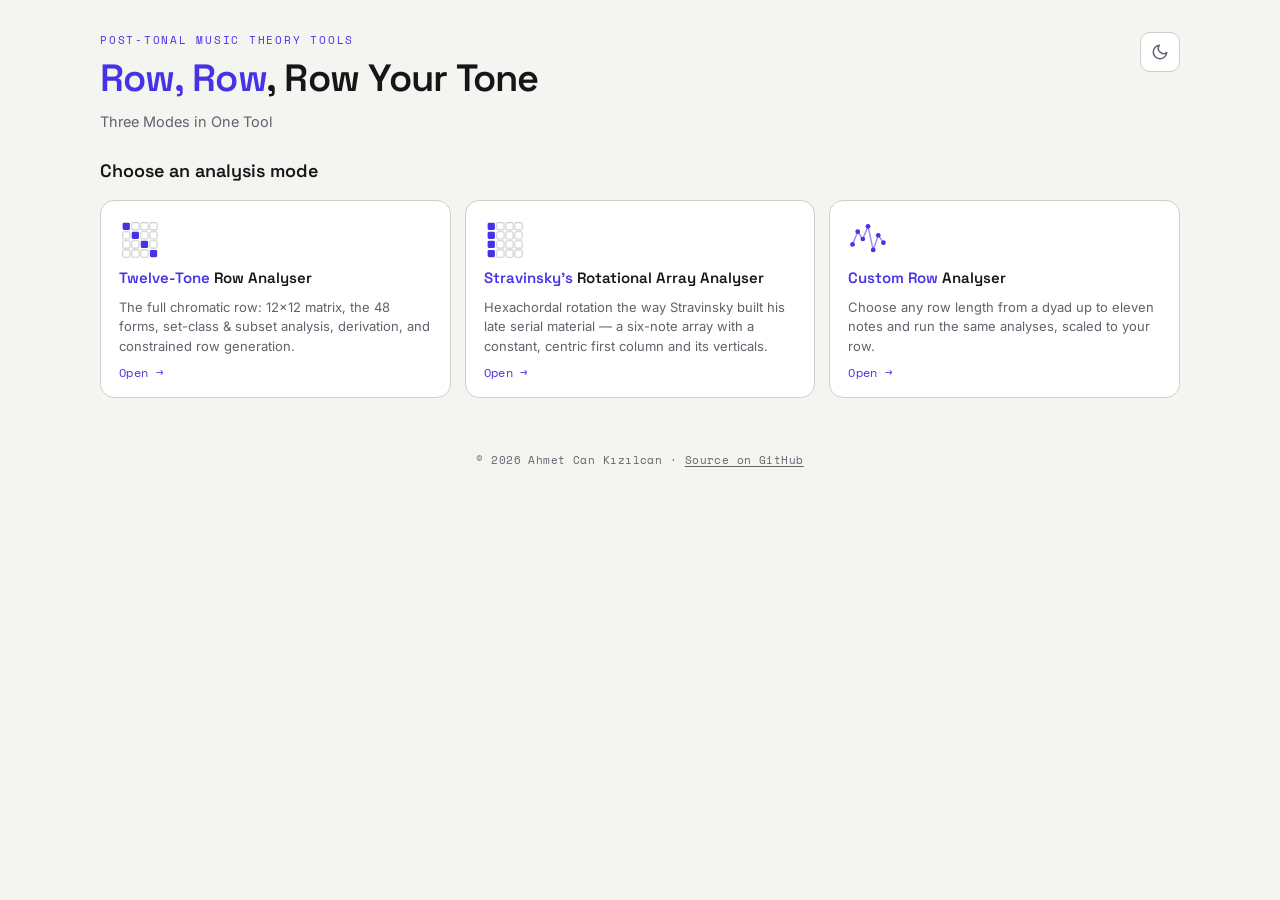
<file: index.html>
<!DOCTYPE html>
<!--
  Row, Row, Row Your Tone — Twelve-Tone & Post-Tonal Analysis Tool
  Required Notice: Copyright © 2026 Ahmet Can Kızılcan, Istanbul Technical University

  Licensed under the PolyForm Noncommercial License 1.0.0
  https://polyformproject.org/licenses/noncommercial/1.0.0

  Use, copy, modify, and share for NONCOMMERCIAL purposes, keeping the Required
  Notice above. Commercial use is NOT granted by this license; for commercial
  licensing contact the copyright holder. Full terms: see the accompanying LICENSE file.
-->
<html lang="en"><head>
<meta http-equiv="content-type" content="text/html; charset=UTF-8">
<meta charset="UTF-8">
<meta name="viewport" content="width=device-width, initial-scale=1.0, viewport-fit=cover">
<title>Row, Row, Row Your Tone</title>
<link rel="preconnect" href="https://fonts.googleapis.com/">
<link rel="preconnect" href="https://fonts.gstatic.com/" crossorigin="">
<link href="https://fonts.googleapis.com/css2?family=Inter:wght@400;500;600;700&family=Space+Grotesk:wght@400;500;600;700&family=Space+Mono:wght@400;700&display=swap" rel="stylesheet">
<link rel="stylesheet" href="styles.css">
<script>
(function(){
  var KEY='rrrt-theme', root=document.documentElement;
  function apply(t){ root.setAttribute('data-theme', t); }
  function preferred(){
    try{ var s=localStorage.getItem(KEY); if(s==='dark'||s==='light') return s; }catch(e){}
    return 'light';            /* no saved choice -> start in light; the toggle + localStorage remember any change */
  }
  apply(preferred());            /* set before first paint — no flash */
  function wire(){
    var btn=document.getElementById('theme-toggle'); if(!btn) return;
    function sync(){
      var dark = root.getAttribute('data-theme')==='dark';
      btn.setAttribute('aria-label', dark?'Switch to light mode':'Switch to dark mode');
      btn.setAttribute('aria-pressed', dark?'true':'false');
      btn.title = dark?'Light mode':'Dark mode';
    }
    sync();
    btn.addEventListener('click', function(){
      var next = root.getAttribute('data-theme')==='dark' ? 'light' : 'dark';
      apply(next); try{ localStorage.setItem(KEY, next); }catch(e){} sync();
    });
  }
  if(document.readyState==='loading') document.addEventListener('DOMContentLoaded', wire); else wire();
})();
</script>
</head>
<body class="no-export">
<div class="wrap">
  <header>
    <button type="button" id="theme-toggle" class="theme-toggle" aria-label="Switch to dark mode" title="Dark mode">
      <svg class="ic-moon" viewBox="0 0 24 24" fill="none" stroke="currentColor" stroke-width="2" stroke-linecap="round" stroke-linejoin="round" aria-hidden="true"><path d="M21 12.79A9 9 0 1 1 11.21 3 7 7 0 0 0 21 12.79z"/></svg>
      <svg class="ic-sun" viewBox="0 0 24 24" fill="none" stroke="currentColor" stroke-width="2" stroke-linecap="round" stroke-linejoin="round" aria-hidden="true"><circle cx="12" cy="12" r="4.2"/><path d="M12 2v2.4M12 19.6V22M4.2 4.2l1.7 1.7M18.1 18.1l1.7 1.7M2 12h2.4M19.6 12H22M4.2 19.8l1.7-1.7M18.1 5.9l1.7-1.7"/></svg>
    </button>
    <p class="eyebrow">Post-Tonal Music Theory Tools</p>
    <h1 id="app-h1"><span class="tt">Row, Row</span>, Row Your Tone</h1>
    <button type="button" id="lede-toggle" class="lede-toggle" aria-expanded="false">How this works <span class="lt-caret">⌄</span></button>
    <div class="head-row">
      <p class="lede">Three Modes in One Tool</p>
      <button class="btn-sm export-open-btn" id="export-open" type="button" aria-haspopup="dialog">Cite &amp; export</button>
      <div class="export-backdrop" id="export-backdrop"></div>
      <div class="export-cluster disabled" id="export-cluster" role="dialog" aria-modal="true" aria-labelledby="exp-title">
        <button class="export-close-btn" id="export-close" type="button" aria-label="Close">×</button>
        <h3 class="exp-title" id="exp-title">Cite &amp; export</h3>
        <div class="exp-controls">
          <select class="exp-select" id="exp-target" aria-label="What to export" disabled="disabled">
            <option value="matrix" selected="selected">Matrix</option>
            <option value="analysis">Analysis</option>
            <option value="full">Full report</option>
          </select>
          <select class="exp-select" id="exp-fmt" aria-label="Export format" disabled="disabled">
            <option value="txt" selected="selected">.txt</option><option value="csv">.csv</option>
            <option value="png">.png</option>
            <option value="pdf">.pdf</option>
          </select>
          <div class="exp-cell copy">
            <button class="btn-sm" id="exp-copy" disabled="disabled">Copy to clipboard</button>
            <div class="exp-note" id="exp-note"></div>
          </div>
          <button class="btn-sm primary" id="exp-run" disabled="disabled" title="">Export</button>
          
          <select class="exp-select" id="cite-fmt" aria-label="Citation format">
            <option value="" selected="selected">Cite this tool as…</option>
            <option value="apa">APA (7th ed.)</option>
            <option value="mla">MLA (9th ed.)</option>
            <option value="chicago-b">Chicago (bibliography)</option>
            <option value="chicago-ad">Chicago (author–date)</option>
            <option value="harvard">Harvard</option>
            <option value="ieee">IEEE</option>
            <option value="bibtex">BibTeX</option>
          </select>
          <button class="btn-sm" id="cite-preview">Preview citation</button>
          <div class="exp-warn" id="exp-warn">Please select a citation format to export</div>
        </div>
      </div>
    </div>
  </header>

  <!-- ===== MODE GATE ===== -->
  <div id="mode-gate">
    <div class="gate-intro">
      <h2 class="gate-h">Choose an analysis mode</h2>
    </div>
    <div class="mode-cards">
      <button class="mode-card" id="mode-twelve" type="button">
        <svg class="mc-ic" viewBox="0 0 44 44" aria-hidden="true"><rect x="4" y="4" width="8" height="8" rx="1.6" class="f"/><rect x="14" y="4" width="8" height="8" rx="1.6" class="o"/><rect x="24" y="4" width="8" height="8" rx="1.6" class="o"/><rect x="34" y="4" width="8" height="8" rx="1.6" class="o"/><rect x="4" y="14" width="8" height="8" rx="1.6" class="o"/><rect x="14" y="14" width="8" height="8" rx="1.6" class="f"/><rect x="24" y="14" width="8" height="8" rx="1.6" class="o"/><rect x="34" y="14" width="8" height="8" rx="1.6" class="o"/><rect x="4" y="24" width="8" height="8" rx="1.6" class="o"/><rect x="14" y="24" width="8" height="8" rx="1.6" class="o"/><rect x="24" y="24" width="8" height="8" rx="1.6" class="f"/><rect x="34" y="24" width="8" height="8" rx="1.6" class="o"/><rect x="4" y="34" width="8" height="8" rx="1.6" class="o"/><rect x="14" y="34" width="8" height="8" rx="1.6" class="o"/><rect x="24" y="34" width="8" height="8" rx="1.6" class="o"/><rect x="34" y="34" width="8" height="8" rx="1.6" class="f"/></svg>
        <span class="mc-title"><span class="tt">Twelve-Tone</span> Row Analyser</span>
        <span class="mc-desc">The full chromatic row: 12×12 matrix, the 48 forms, set-class &amp; subset analysis, derivation, and constrained row generation.</span>
        <span class="mc-go">Open →</span>
      </button>
      <button class="mode-card" id="mode-stravinsky" type="button">
        <svg class="mc-ic" viewBox="0 0 44 44" aria-hidden="true"><rect x="4" y="4" width="8" height="8" rx="1.6" class="f"/><rect x="14" y="4" width="8" height="8" rx="1.6" class="o"/><rect x="24" y="4" width="8" height="8" rx="1.6" class="o"/><rect x="34" y="4" width="8" height="8" rx="1.6" class="o"/><rect x="4" y="14" width="8" height="8" rx="1.6" class="f"/><rect x="14" y="14" width="8" height="8" rx="1.6" class="o"/><rect x="24" y="14" width="8" height="8" rx="1.6" class="o"/><rect x="34" y="14" width="8" height="8" rx="1.6" class="o"/><rect x="4" y="24" width="8" height="8" rx="1.6" class="f"/><rect x="14" y="24" width="8" height="8" rx="1.6" class="o"/><rect x="24" y="24" width="8" height="8" rx="1.6" class="o"/><rect x="34" y="24" width="8" height="8" rx="1.6" class="o"/><rect x="4" y="34" width="8" height="8" rx="1.6" class="f"/><rect x="14" y="34" width="8" height="8" rx="1.6" class="o"/><rect x="24" y="34" width="8" height="8" rx="1.6" class="o"/><rect x="34" y="34" width="8" height="8" rx="1.6" class="o"/></svg>
        <span class="mc-title"><span class="tt">Stravinsky’s</span> Rotational Array Analyser</span>
        <span class="mc-desc">Hexachordal rotation the way Stravinsky 
built his late serial material — a six-note array with a constant, 
centric first column and its verticals.</span>
        <span class="mc-go">Open →</span>
      </button>
      <button class="mode-card" id="mode-custom" type="button">
        <svg class="mc-ic" viewBox="0 0 44 44" aria-hidden="true"><polyline class="l" points="5.0,28 10.7,14 16.3,22 22.0,8 27.7,34 33.3,18 39.0,26"/><circle cx="5.0" cy="28" r="2.6" class="f"/><circle cx="10.7" cy="14" r="2.6" class="f"/><circle cx="16.3" cy="22" r="2.6" class="f"/><circle cx="22.0" cy="8" r="2.6" class="f"/><circle cx="27.7" cy="34" r="2.6" class="f"/><circle cx="33.3" cy="18" r="2.6" class="f"/><circle cx="39.0" cy="26" r="2.6" class="f"/></svg>
        <span class="mc-title"><span class="tt">Custom Row</span> Analyser</span>
        <span class="mc-desc">Choose any row length from a dyad up to eleven notes and run the same analyses, scaled to your row.</span>
        <span class="mc-go">Open →</span>
      </button>
    </div>
  </div>

  <!-- ===== MODE BAR ===== -->
  <div id="mode-bar" hidden="">
    <span class="mb-label">Mode</span>
    <span class="mb-name" id="mb-name"></span>
    <button class="mb-change" id="share-link" type="button" disabled="disabled" title="Copy a link that reopens this row">Copy link</button>
    <button class="mb-change" id="share-qr" type="button" disabled="disabled" title="Show a QR code that opens this row">QR</button>
    <button class="mb-change" id="mode-change" type="button">↺&nbsp; Switch mode</button>
  </div>

  <div id="workspace" hidden="">
  <nav class="jump" id="jump" hidden aria-label="Jump to a section"></nav>
  <div class="custom-len card" id="custom-len">
    <label class="cap">Row length</label>
    <div class="cl-btns" id="cl-btns"></div>
    <span class="cl-note">Choose how many notes your row has — a dyad (2) up to eleven. This sets the size of the matrix; everything is analysed with the same tools, scaled to your row.</span>
  </div>
  <div class="path-switch" id="path-switch" hidden=""><div class="seg" role="group" aria-label="Build a row by input or generation"><button type="button" id="path-input-btn" aria-pressed="true">Input a row</button><button type="button" id="path-gen-btn" aria-pressed="false">Generate a row</button></div></div>
  <div class="card" id="input-card">
    <div class="toggles">
      <div class="field">
        <label class="cap" id="inmode-lbl">Enter with</label>
        <div class="seg" role="group" aria-labelledby="inmode-lbl">
          <button type="button" id="in-notes" aria-pressed="true">Notes</button>
          <button type="button" id="in-int" aria-pressed="false">Integers</button>
        </div>
      </div>
      <div class="field lk">
        <label class="cap" id="spell-lbl">Matrix spelling</label>
        <div class="seg locked" id="seg-spell" role="group" aria-labelledby="spell-lbl">
          <button type="button" id="sp-sharp" aria-pressed="true" disabled="disabled">♯ Sharps</button>
          <button type="button" id="sp-flat" aria-pressed="false" disabled="disabled">♭ Flats</button>
        </div>
      </div>
      <div class="field lk">
        <label class="cap" id="dispmode-lbl">Display</label>
        <div class="seg locked" id="seg-disp" role="group" aria-labelledby="dispmode-lbl">
          <button type="button" id="dp-notes" aria-pressed="true" disabled="disabled">Notes</button>
          <button type="button" id="dp-int" aria-pressed="false" disabled="disabled">Integers</button>
        </div>
      </div>
    </div>

    <div id="entry-area">
    <div class="palette pal-notes" id="palette" role="group" aria-label="Pitch palette"><button class="key">C</button><div class="pair"><svg class="pair-link" viewBox="0 0 100 12" preserveAspectRatio="none" aria-hidden="true"><polyline points="25,11 50,2 75,11" fill="none" stroke="currentColor" stroke-width="1.4" stroke-linejoin="round" stroke-linecap="round" vector-effect="non-scaling-stroke"></polyline></svg><div class="pair-keys"><button class="key">C♯</button><button class="key">D♭</button></div></div><button class="key">D</button><div class="pair"><svg class="pair-link" viewBox="0 0 100 12" preserveAspectRatio="none" aria-hidden="true"><polyline points="25,11 50,2 75,11" fill="none" stroke="currentColor" stroke-width="1.4" stroke-linejoin="round" stroke-linecap="round" vector-effect="non-scaling-stroke"></polyline></svg><div class="pair-keys"><button class="key">D♯</button><button class="key">E♭</button></div></div><button class="key">E</button><button class="key">F</button><div class="pair"><svg class="pair-link" viewBox="0 0 100 12" preserveAspectRatio="none" aria-hidden="true"><polyline points="25,11 50,2 75,11" fill="none" stroke="currentColor" stroke-width="1.4" stroke-linejoin="round" stroke-linecap="round" vector-effect="non-scaling-stroke"></polyline></svg><div class="pair-keys"><button class="key">F♯</button><button class="key">G♭</button></div></div><button class="key">G</button><div class="pair"><svg class="pair-link" viewBox="0 0 100 12" preserveAspectRatio="none" aria-hidden="true"><polyline points="25,11 50,2 75,11" fill="none" stroke="currentColor" stroke-width="1.4" stroke-linejoin="round" stroke-linecap="round" vector-effect="non-scaling-stroke"></polyline></svg><div class="pair-keys"><button class="key">G♯</button><button class="key">A♭</button></div></div><button class="key">A</button><div class="pair"><svg class="pair-link" viewBox="0 0 100 12" preserveAspectRatio="none" aria-hidden="true"><polyline points="25,11 50,2 75,11" fill="none" stroke="currentColor" stroke-width="1.4" stroke-linejoin="round" stroke-linecap="round" vector-effect="non-scaling-stroke"></polyline></svg><div class="pair-keys"><button class="key">A♯</button><button class="key">B♭</button></div></div><button class="key">B</button></div>

    <div class="play-row-wrap"><button class="play-btn" id="play-row" type="button" hidden="hidden" title="Play the row — or click a matrix cell, a row form, or an array row / vertical to hear it">▶ Play</button><label class="tempo" id="tempo-wrap" hidden="hidden" title="Playback tempo (beats per minute)"><span class="tp-lbl">Tempo</span><input type="range" id="tempo" min="60" max="200" step="4" value="128" aria-label="Playback tempo, beats per minute"><output id="tempo-val" for="tempo">128</output></label><button class="btn-sm rowinfo-btn" id="rowinfo-open" type="button" hidden="hidden" title="Show this row’s identity — P-form, notes, integers, P0">Input row</button></div>
    <div class="slots-row">
      <div class="slots" id="slots" aria-label="Row being built"><div class="slot next">?</div><div class="slot"></div><div class="slot"></div><div class="slot"></div><div class="slot"></div><div class="slot"></div><div class="slot"></div><div class="slot"></div><div class="slot"></div><div class="slot"></div><div class="slot"></div><div class="slot"></div></div>
      <span class="slot-count" id="slot-count">0 / 12</span>
      <div class="action-stack">
        <div class="ex-row">
          <select class="strav-ex-sel" id="ex-12" aria-label="Load an example twelve-tone row">
          <option value="" selected="selected" disabled="disabled">Load example…</option>
          <optgroup label="Classic rows" id="ex-12-grp"></optgroup>
        </select>
          <select class="strav-ex-sel" id="strav-ex" aria-label="Load a Stravinsky array or a set-class hexachord">
          <option value="" selected="selected" disabled="disabled">Load example…</option>
          <optgroup label="Stravinsky's arrays">
            <option value="sermon">A Sermon… — I-hexachord</option>
            <option value="requiem">Requiem Canticles — P1a hexachord</option>
          </optgroup>
          <optgroup label="Set-class types">
            <option value="6-1">Chromatic (6-1)</option>
            <option value="6-20">Hexatonic / all-comb. (6-20)</option>
            <option value="6-32">Diatonic (6-32)</option>
            <option value="6-35">Whole-tone (6-35)</option>
          </optgroup>
        </select>
          <select class="strav-ex-sel" id="ex-custom" aria-label="Load a common chord or scale"><option value="" selected="selected" disabled="disabled">Load example…</option></select>
          <select class="strav-ex-sel recent-sel" id="recent" aria-label="Load a row you analysed recently" hidden><option value="" selected="selected" disabled="disabled">Recent rows…</option></select>
          <button class="btn-sm" id="rand-row" type="button">Random row</button>
        </div>
        <div class="mini-btns">
          <button class="btn-sm" id="undo" disabled="disabled">Undo</button>
          <button class="btn-sm" id="clear" disabled="disabled">Clear</button>
          <button class="btn-sm primary btn-gen" id="generate" disabled="disabled">Generate matrix</button>
        </div>
        <span class="ex-note" id="ex-note"></span>
      </div>
    </div>

    <div class="contour" id="contour" hidden></div>
    <details class="type-alt">
      <summary>Type a row or subset</summary>
      <div class="type-row">
        <input type="text" id="rowinput" autocomplete="off" spellcheck="false" placeholder="e.g. C E G or 0,4,7 (t=10, e=11) - separate the notes by spacebar or by comma">
        <button class="btn-sm" id="set">Set row</button>
      </div>
      <div class="type-err" id="type-err"></div>
    </details>

    <div class="derive-zone hidden" id="derive-zone" hidden="">
      <div id="dz-ctrl">
        <div class="dz-head">
          <span class="dz-title">Derive a row from this set</span>
        </div>
        <div class="dz-row">
          <span class="dz-lbl">Allow</span>
          <div class="ops" role="group" aria-label="Allowed operations">
            <button type="button" class="op-btn" id="op-T" aria-pressed="false" title="Transpose">T</button>
            <button type="button" class="op-btn" id="op-I" aria-pressed="false" title="Invert">I</button>
            <button type="button" class="op-btn" id="op-R" aria-pressed="false" title="Retrograde">R</button>
            <button type="button" class="op-btn" id="op-RI" aria-pressed="false" title="Retrograde-inversion">RI</button>
          </div>
          <button class="btn-gen2" id="gen-run">Generate rows</button>
          <span class="dz-note" id="dz-note">or keep adding notes to twelve for the matrix</span>
        </div>
      </div>
      <div class="dz-na" id="dz-na" hidden="">Identity shown below — deriving a twelve-tone row needs a 2-, 3-, 4-, or 6-note set.</div>
      <div class="gen-scinfo" id="gen-scinfo"></div>
    </div>
    <div class="dz-hint hidden" id="dz-hint" hidden=""></div></div>
  </div>

  <div id="gen-body"></div>

  <section class="build hidden" id="build-section">
    <div class="panel-head">
      <h2>Generate a row</h2>
    </div>
    <div class="build-controls">
      <div class="seg" role="group" aria-label="Constraint">
        <button type="button" id="bk-allint" aria-pressed="true">All-interval</button>
        <button type="button" id="bk-allcomb" aria-pressed="false">All-combinatorial</button>
        <button type="button" id="bk-risym" aria-pressed="false">RI-symmetric</button>
        <button type="button" id="bk-derived" aria-pressed="false">Derived</button>
        <button type="button" id="bk-contains" aria-pressed="false">Opens with set class</button>
      </div>
      <button class="btn-sm primary" id="build-run">Generate</button>
    </div>
    <div class="src-row" id="src-row" hidden="">
      <span class="src-lbl">Source hexachord</span>
      <div class="seg seg-src" role="group" aria-label="Source hexachord">
        <button type="button" id="src-any" aria-pressed="true">Any</button>
        <button type="button" id="src-6-1" aria-pressed="false">6-1 (chromatic)</button>
        <button type="button" id="src-6-7" aria-pressed="false">6-7</button>
        <button type="button" id="src-6-8" aria-pressed="false">6-8</button>
        <button type="button" id="src-6-20" aria-pressed="false">6-20 (hexatonic)</button>
        <button type="button" id="src-6-32" aria-pressed="false">6-32 (diatonic)</button>
        <button type="button" id="src-6-35" aria-pressed="false">6-35 (whole-tone)</button>
      </div>
    </div>
    <div class="src-row" id="der-row" hidden="">
      <span class="src-lbl">Discrete</span>
      <div class="seg" role="group" aria-label="Segment size" id="der-sizes"></div>
      <span class="src-lbl">Set class</span>
      <select class="exp-select" id="der-sc" aria-label="Set class to derive from"><option value="any" selected="selected">Any (mix)</option><option value="3-1">3-1 (012)</option><option value="3-2">3-2 (013)</option><option value="3-3">3-3 (014)</option><option value="3-4">3-4 (015)</option><option value="3-5">3-5 (016)</option><option value="3-6">3-6 (024)</option><option value="3-7">3-7 (025)</option><option value="3-8">3-8 (026)</option><option value="3-9">3-9 (027)</option><option value="3-11">3-11 (037)</option><option value="3-12">3-12 (048)</option></select>
    </div>
    <div class="src-row" id="con-row" hidden="">
      <span class="src-lbl">Set class</span>
      <input type="text" id="con-input" class="con-input" autocomplete="off" spellcheck="false" placeholder="e.g.  4-z15   ·   0 1 4 6   ·   C C# E F#">
      <span class="con-read" id="con-read"></span>
    </div>
    <div class="build-info" id="build-info"></div>
    <div id="build-body"></div>
  </section>

  <div class="status" id="status"><span class="hint">Click notes to build your row — used pitches lock so every class is used once.</span></div>

  <section id="matrix-section" class="hidden">
    <div class="panel-head collapsible" role="button" tabindex="0" aria-expanded="true">
      <div class="ph-titles"><h2>Matrix</h2><span class="hint">P down the left · I across the top · R down the right · RI across the bottom</span></div>
      <span class="chev" aria-hidden="true">▾</span>
    </div>
    <div class="mx-reroot hidden" id="mx-reroot">
      <button type="button" class="mx-arrow" id="mx-prev" aria-label="Root a semitone lower" title="Root a semitone lower">◀</button>
      <span class="mx-root-lab" id="mx-root-lab"></span>
      <button type="button" class="mx-arrow" id="mx-next" aria-label="Root a semitone higher" title="Root a semitone higher">▶</button>
      <button type="button" class="mx-reset" id="mx-reset" title="Root the matrix on your row">↺ your row</button>
    </div>
    <p class="mx-note hidden" id="mx-note"></p>
    <div id="matrix-host">
      <div class="empty"><p class="mono">Build your row above, then press Generate.</p></div>
    </div>
    <div class="readout" id="readout"></div>
    <div class="legend" id="legend" style="display:none">
      <span><i class="d"></i>constant diagonal — every cell on it is the matrix root (the top row's first note)</span>
      <span id="legend-inrow"><i class="s"></i>your input row</span>
      <span class="legend-conv">R<sub>n</sub> / RI<sub>n</sub> = P<sub>n</sub> / I<sub>n</sub> read backwards — each is named after the form it reverses, so R<sub>n</sub> ends on <em>n</em></span>
    </div>
  </section>

  <section class="forms hidden" id="forms-section">
    <div class="panel-head collapsible" role="button" tabindex="0" aria-expanded="true">
      <div class="ph-titles"><h2 id="forms-h2">The 48 row forms</h2><span class="hint">open a family to list its forms · click a form to hear it</span></div>
      <span class="chev" aria-hidden="true">▾</span>
    </div>
    <div class="row-sym" id="row-sym"></div>
    <div class="forms-grid" id="forms-grid"></div>
  </section>

  <section class="forms hidden" id="stravinsky-section">
    <div class="panel-head">
      <div class="ph-titles"><h2>Rotational arrays</h2><span class="hint">hexachordal rotation — each row rotates one place and transposes back to a constant first pitch (the centric note)</span></div>
    </div>
    <div id="strav-body"></div>
  </section>

  <section class="forms hidden" id="subset-section">
    <div class="panel-head collapsible" role="button" tabindex="0" aria-expanded="true">
      <div class="ph-titles"><h2>Subset analysis</h2><span class="hint" id="subset-hint">discrete segments of your row · set classes &amp; relationships</span></div>
      <span class="chev" aria-hidden="true">▾</span>
    </div>
    <div class="sub-controls">
      <div class="seg" role="group" aria-label="Segment size">
        <button type="button" id="ss-2" aria-pressed="false">Dyads</button>
        <button type="button" id="ss-3" aria-pressed="true">Trichords</button>
        <button type="button" id="ss-4" aria-pressed="false">Tetrachords</button>
        <button type="button" id="ss-5" aria-pressed="false" class="hidden">Pentachords</button>
        <button type="button" id="ss-6" aria-pressed="false">Hexachords</button>
        <button type="button" id="ss-uneven" aria-pressed="false" class="hidden">Uneven sets</button>
        <button type="button" id="ss-imbricate" class="ss-imb hidden" aria-pressed="false" title="Overlap segments, sliding one note at a time">⧉ Imbricate</button>
      </div>
    </div>
    <div class="gloss-key" aria-label="Key terms"><span>Forte number <span class="gloss" tabindex="0" role="note" aria-label="A Forte number (e.g. 3-11 or 4-Z15) uniquely identifies a set class — the n before the hyphen is the cardinality (pitch-class count), k is the rank within that size. Z means two set classes share the same interval-class vector. Segments with the same Forte number are related by transposition or inversion and share identical interval content.">?<span class="gloss-pop">A <b>Forte number</b> (e.g. <b>3-11</b> or <b>4-Z15</b>) uniquely identifies a set class. The digit before the hyphen is the <b>cardinality</b> (how many pitch classes); the number after is the <b>rank</b> within that size. <b>Z</b> means two set classes share the same interval-class vector. Segments with the same Forte number are related by T<sub>n</sub> or T<sub>n</sub>I and share identical interval content.</span></span></span><span>PCS <span class="gloss" tabindex="0" role="note" aria-label="PCS = pitch-class set: the actual pitch classes in the segment, shown as note names or integers (0–11, where C=0). Order and octave are ignored — it is the unordered collection of notes, e.g. E F G.">?<span class="gloss-pop"><b>PCS</b> = pitch-class set: the actual pitch classes in the segment, shown as note names or integers (0–11, with C = 0). Octave and spelling are ignored — it is the unordered collection of notes, e.g. <b>E F G</b>.</span></span></span><span>normal form <span class="gloss" tabindex="0" role="note" aria-label="The most compact ordering of a pitch-class set — rotate it so the outer notes span the smallest interval (ties broken toward the left). Example: {0,4,9} → [9,0,4].">?<span class="gloss-pop">The most compact ordering of a pitch-class set — rotate it so the outer notes span the smallest interval (ties broken toward the left). Example: {0,4,9} → [9,0,4].</span></span></span><span>prime form <span class="gloss" tabindex="0" role="note" aria-label="The normal form transposed to begin on 0, then compared with its inversion; the more left-packed of the two wins. Example: {0,4,9} → (037), the minor/major triad, set class 3-11.">?<span class="gloss-pop">The normal form transposed to begin on 0, then compared with its inversion; the more left-packed of the two wins. Example: {0,4,9} → (037), the minor/major triad, set class 3-11.</span></span></span><span>IC vector <span class="gloss" tabindex="0" role="note" aria-label="Interval-class vector: a six-slot tally of how many of each interval class (1–6) the set contains. Example: the major triad (037) → [001110].">?<span class="gloss-pop">Interval-class vector: a six-slot tally of how many of each interval class (1–6) the set contains. Example: the major triad (037) → [001110].</span></span></span><span>symmetry <span class="gloss" tabindex="0" role="note" aria-label="Degree of symmetry, Forte-style: T-n counts the transpositions (including T0) that map the set onto itself, and I-k counts the inversions that do. A set is asymmetric when only T0 fixes it (T-1, I-0); inversional when some TnI also fixes it; transpositional when a nonzero Tn does.">?<span class="gloss-pop">Degree of symmetry (Forte-style): <b>T-<i>n</i></b> counts the transpositions (including T<sub>0</sub>) that map the set onto itself, and <b>I-<i>k</i></b> counts the inversions that do. <b>Asymmetric</b> = only T<sub>0</sub> fixes it (T-1, I-0); <b>inversional</b> = some T<sub>n</sub>I also fixes it; <b>transpositional</b> = a nonzero T<sub>n</sub> does.</span></span></span><span>combinatorial <span class="gloss" tabindex="0" role="note" aria-label="A row form is combinatorial with the prime when their first hexachords together use all twelve pitch classes, so the two forms can sound in parallel without repeating a note. An all-combinatorial hexachord does this under P, I, R and RI.">?<span class="gloss-pop">A row form is combinatorial with the prime when their first hexachords together use all twelve pitch classes, so the two forms can sound in parallel without repeating a note. An all-combinatorial hexachord does this under P, I, R and RI.</span></span></span></div>
    <div id="subset-body"></div>
  </section>

  <section class="forms hidden" id="compare-section">
    <div class="panel-head collapsible" role="button" tabindex="0" aria-expanded="true">
      <div class="ph-titles"><h2>Compare two rows</h2><span class="hint">order-position invariance &amp; segmental overlap between two row forms (or a form vs. a row you type)</span></div>
      <span class="chev" aria-hidden="true">&#9662;</span>
    </div>
    <div class="cmp-controls">
      <div class="cmp-pick"><span class="cmp-lab">A</span><select id="cmp-a" class="cmp-sel" aria-label="Form A"></select></div>
      <button type="button" id="cmp-swap" class="btn-sm cmp-swap" title="Swap A and B">&#8644;</button>
      <div class="cmp-pick">
        <span class="cmp-lab">B</span>
        <div class="seg cmp-bsrc" role="group" aria-label="Form B source">
          <button type="button" id="cmp-b-form" aria-pressed="true">A form</button>
          <button type="button" id="cmp-b-type" aria-pressed="false">Type a row</button>
        </div>
        <select id="cmp-b" class="cmp-sel" aria-label="Form B"></select>
        <span class="cmp-bin" id="cmp-bin" style="display:none">
          <input type="text" id="cmp-b-input" autocomplete="off" spellcheck="false" placeholder="e.g. 0 1 4 9 ... or C E G (t=10, e=11)">
          <button type="button" class="btn-sm" id="cmp-b-set">Set</button>
        </span>
      </div>
    </div>
    <div class="cmp-berr" id="cmp-b-err"></div>
    <div id="compare-body"></div>
  </section>
  </div><!-- /workspace -->


  <div class="qr-modal" id="qr-modal" hidden role="dialog" aria-modal="true" aria-label="Share this row by QR code">
    <div class="qr-card">
      <button class="qr-x" id="qr-close" type="button" aria-label="Close">×</button>
      <h3 class="qr-title">Scan to open this row</h3>
      <div class="qr-holder" id="qr-holder"></div>
      <div class="qr-url" id="qr-url"></div>
      <button class="qr-copy" id="qr-copy" type="button">Copy link</button>
    </div>
  </div>

  <footer>© 2026 Ahmet Can Kızılcan · <a href="https://github.com/ACKC92/rowyourtone" target="_blank" rel="noopener noreferrer">Source on GitHub</a></footer>
</div>

<div class="modal-overlay" id="mxiv-modal" hidden="">
  <div class="modal" role="dialog" aria-modal="true" aria-labelledby="mxiv-title">
    <div class="modal-head">
      <h3 id="mxiv-title">Intervallic distances</h3>
      <button class="modal-x" id="mxiv-close" type="button" aria-label="Close">×</button>
    </div>
    <p class="mxiv-note">Directed intervals in semitones (mod 12) between adjacent notes. Every P-, R-, I-, and RI-form shares the interval succession of its own family, so one representative of each is shown.</p>
    <div id="mxiv-body"></div>
  </div>
</div>
<div class="modal-overlay" id="rowinfo-modal" hidden="">
  <div class="modal" role="dialog" aria-modal="true" aria-labelledby="rowinfo-title">
    <div class="modal-head">
      <h3 id="rowinfo-title">Input row</h3>
      <button class="modal-x" id="rowinfo-close" type="button" aria-label="Close">×</button>
    </div>
    <div id="rowinfo-body"></div>
  </div>
</div>

<div class="modal-overlay" id="cite-modal" hidden="">
  <div class="modal" role="dialog" aria-modal="true" aria-labelledby="cite-modal-title">
    <div class="modal-head">
      <h3 id="cite-modal-title">How to cite this tool</h3>
      <span class="modal-fmt" id="cite-modal-fmt"></span>
    </div>
    <pre class="cite-text" id="cite-text"></pre>
    <div class="modal-foot">
      <button class="btn-sm primary" id="cite-copy">Copy to clipboard</button>
      <span class="cite-copied" id="cite-copied">Citation Successfully Copied!</span>
    </div>
  </div>
</div>

<script src="app.js"></script>


</body></html>
</file>
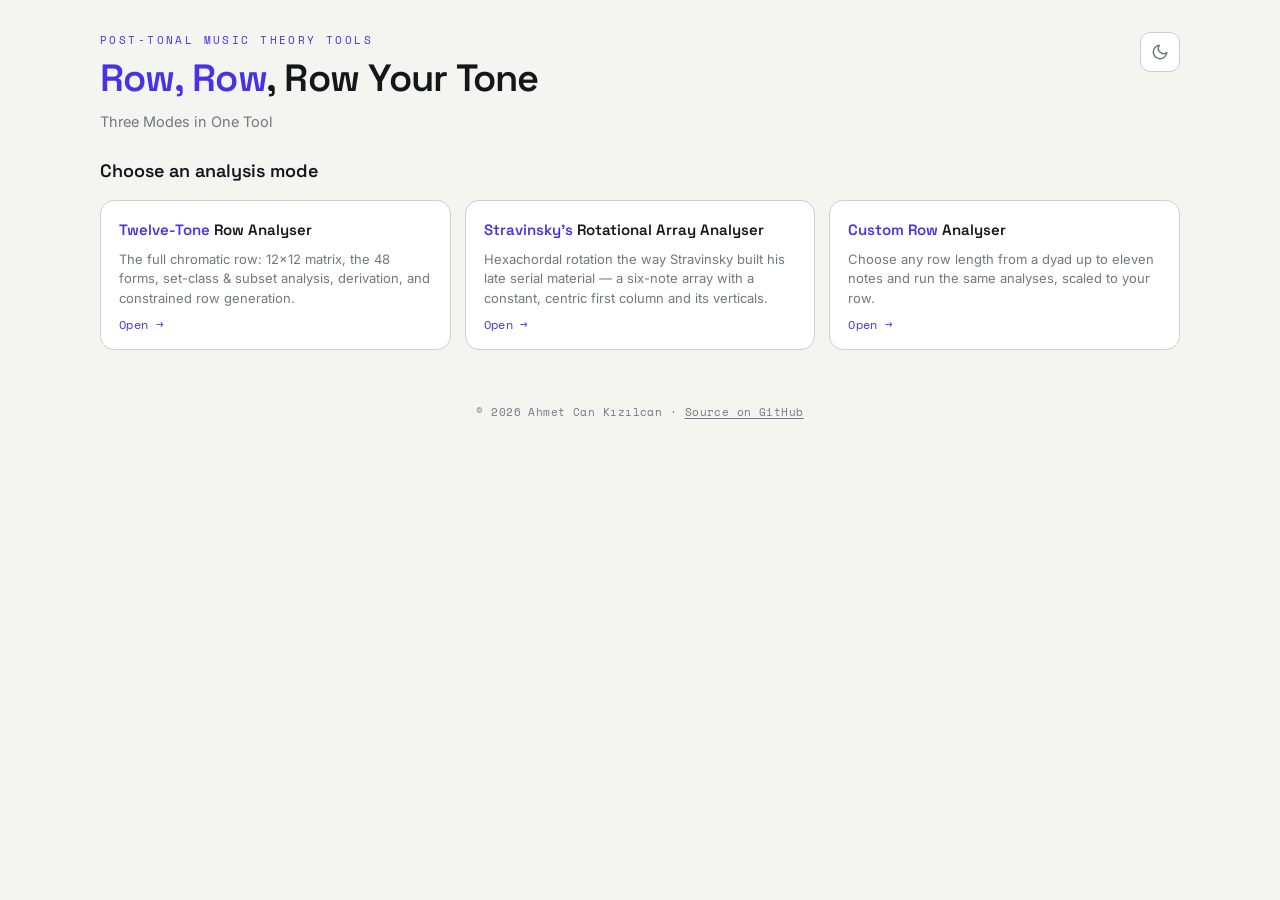
<file: twelve-tone-matrix_35.html>
<!DOCTYPE html>
<!--
  Row, Row, Row Your Tone — Twelve-Tone & Post-Tonal Analysis Tool
  Required Notice: Copyright © 2026 Ahmet Can Kızılcan, Istanbul Technical University

  Licensed under the PolyForm Noncommercial License 1.0.0
  https://polyformproject.org/licenses/noncommercial/1.0.0

  Use, copy, modify, and share for NONCOMMERCIAL purposes, keeping the Required
  Notice above. Commercial use is NOT granted by this license; for commercial
  licensing contact the copyright holder. Full terms: see the accompanying LICENSE file.
-->
<html lang="en"><head>
<meta http-equiv="content-type" content="text/html; charset=UTF-8">
<meta charset="UTF-8">
<meta name="viewport" content="width=device-width, initial-scale=1.0, viewport-fit=cover">
<title>Row, Row, Row Your Tone</title>
<link rel="preconnect" href="https://fonts.googleapis.com/">
<link rel="preconnect" href="https://fonts.gstatic.com/" crossorigin="">
<link href="https://fonts.googleapis.com/css2?family=Inter:wght@400;500;600;700&family=Space+Grotesk:wght@400;500;600;700&family=Space+Mono:wght@400;700&display=swap" rel="stylesheet">
<style>
  :root{
    --paper:#f4f4f1; --panel:#ffffff; --ink:#15161a; --muted:#74777f;
    --line:#e5e5e1; --line-strong:#cfd0cb;
    --accent:#4733e6; --accent-12:rgba(71,51,230,.10); --accent-20:rgba(71,51,230,.20);
    --signal:#bb6c0c; --signal-12:rgba(187,108,12,.13); --signal-30:rgba(187,108,12,.32);
    --surface:#ffffff;
    --fam-p:#4733e6; --fam-i:#0e8a6e; --fam-r:#c0292b; --fam-ri:#b3308a;
    --error:#b3261e;
    --tint-soft:rgba(0,0,0,.02);
    color-scheme:light;
    --cell:40px; --label-w:48px;
    --mono:'Space Mono',ui-monospace,SFMono-Regular,Menlo,monospace;
    --disp:'Space Grotesk',system-ui,-apple-system,sans-serif;
    --body:'Inter',system-ui,-apple-system,sans-serif;
  }
  :root[data-theme="dark"]{
    --paper:#15161b; --panel:#1e2027; --surface:#272a35;
    --ink:#e8e9ec; --muted:#9a9da8;
    --line:#2d2f39; --line-strong:#3c3f4c;
    --accent:#8f81ff; --accent-12:rgba(143,129,255,.16); --accent-20:rgba(143,129,255,.30);
    --signal:#e29a3c; --signal-12:rgba(226,154,60,.18); --signal-30:rgba(226,154,60,.42);
    --fam-p:#9f93ff; --fam-i:#34c79e; --fam-r:#f26d6a; --fam-ri:#e774c0;
    --error:#ff6f6f;
    --tint-soft:rgba(255,255,255,.05);
    color-scheme:dark;
  }
  *{box-sizing:border-box}
  html,body{margin:0}
  body{background:var(--paper); color:var(--ink); font-family:var(--body); font-size:15px; line-height:1.5; -webkit-font-smoothing:antialiased; padding:32px 24px 80px}
  .wrap{max-width:1080px; margin:0 auto}

  header{margin-bottom:24px}
  .eyebrow{font-family:var(--mono); font-size:11px; letter-spacing:.22em; text-transform:uppercase; color:var(--accent); margin:0 0 10px}
  .lede-toggle{display:none}
  h1{font-family:var(--disp); font-weight:600; font-size:38px; line-height:1.02; letter-spacing:-.02em; margin:0}
  h1 .tt{color:var(--accent)}
  .lede{color:var(--muted); max-width:64ch; margin:0; font-size:14.5px; flex:1 1 360px; min-width:0}

  .card{background:var(--panel); border:1px solid var(--line); border-radius:14px; padding:18px 18px 16px; margin:22px 0}
  .toggles{display:flex; flex-wrap:wrap; gap:14px 24px; align-items:flex-end; margin-bottom:18px}
  .field{display:flex; flex-direction:column; gap:7px}
  label.cap{font-family:var(--mono); font-size:10.5px; letter-spacing:.16em; text-transform:uppercase; color:var(--muted)}
  .ex-wrap{margin-left:auto; align-self:flex-end; display:flex; flex-direction:column; align-items:flex-end; gap:4px}
  .ex-note{font-family:var(--mono); font-size:10px; color:var(--muted); letter-spacing:.02em}

  .seg{display:inline-flex; border:1px solid var(--line-strong); border-radius:9px; overflow:hidden; background:var(--paper)}
  .seg button{font-family:var(--mono); font-size:12px; letter-spacing:.04em; color:var(--muted); background:transparent; border:0; padding:9px 14px; cursor:pointer}
  .seg button + button{border-left:1px solid var(--line-strong)}
  .seg button[aria-pressed="true"]{background:var(--ink); color:var(--paper)}
  .seg button:disabled{cursor:not-allowed; opacity:.38}
  .seg.locked{opacity:.55}
  /* segment playback buttons */
  .seg-pl{ display:inline-flex; align-items:center; gap:5px; margin-left:auto; flex:0 0 auto }
  .seg-play{ display:inline-flex; align-items:center; gap:3px; font:600 10.5px/1 var(--body); padding:3px 7px; border:1px solid var(--line-strong); border-radius:6px; background:var(--surface); color:var(--muted); cursor:pointer; -webkit-tap-highlight-color:transparent; white-space:nowrap; transition:color .12s,border-color .12s,background .12s }
  .seg-play:hover{ color:var(--accent); border-color:var(--accent) }
  .seg-play:active{ background:var(--accent-12) }
  .pl-ic{ flex:0 0 auto }
  .seg-inv{ font-size:9.5px; padding:3px 6px; color:var(--muted) }
  .chord-stack{ display:contents }
  .inv-conn{ display:none }
  .inv-row{ display:flex; flex-wrap:nowrap; justify-content:flex-end; gap:4px; flex:0 0 100%; margin-top:2px }
  .fam-head{ cursor:pointer; display:flex; align-items:center; gap:8px; user-select:none }
  .fam-head .fam-chev{ margin-left:auto; transition:transform .15s ease; font-size:11px; color:var(--muted) }
  .fam.collapsed .fam-head .fam-chev{ transform:rotate(-90deg) }
  .fam.collapsed .fam-body{ display:none }
  .fam-head:focus-visible{ outline:2px solid var(--accent); outline-offset:2px }
  .rowinfo-btn{ margin-left:10px }
  /* imbricate toggle */
  .ss-imb{ display:inline-flex; align-items:center; gap:5px; margin-left:12px; vertical-align:middle; font-family:var(--mono); font-size:12px; letter-spacing:.04em; color:var(--muted); background:var(--paper); border:1px solid var(--line-strong); border-radius:9px; padding:9px 14px; cursor:pointer; transition:background .12s,color .12s,border-color .12s }
  .ss-imb:hover{ color:var(--accent); border-color:var(--accent) }
  .ss-imb[aria-pressed="true"]{ background:var(--ink); color:var(--paper); border-color:var(--ink) }

  /* palette — all keys uniform */
  .palette{display:flex; flex-wrap:wrap; gap:7px; margin:2px 0 16px; align-items:flex-end}
  .pair{display:flex; flex-direction:column; align-items:stretch}
  .pair-link{display:block; width:100%; height:12px; margin-bottom:3px; color:var(--muted)}
  .pair.used .pair-link{opacity:.35}
  .pair-keys{display:flex; gap:6px}
  .key{font-family:var(--mono); font-size:14px; min-width:54px; height:50px; padding:0 10px; border:1px solid var(--line-strong); border-radius:9px; background:var(--surface); color:var(--ink); cursor:pointer; display:flex; align-items:center; justify-content:center}
  .key.int{min-width:46px; font-weight:700}
  .key:not(:disabled):hover{border-color:var(--accent)}
  .key:focus-visible{outline:2px solid var(--accent); outline-offset:2px}
  .key:disabled{opacity:.3; cursor:not-allowed}

  .slots-row{display:flex; flex-wrap:wrap; align-items:center; gap:12px 16px; margin-bottom:6px}
  .slots{display:flex; flex-wrap:wrap; gap:6px}
  .slot{font-family:var(--mono); font-size:13px; min-width:44px; padding:0 6px; height:38px; border-radius:7px; display:flex; align-items:center; justify-content:center; border:1px solid var(--line); background:var(--paper); color:var(--muted)}
  .slot.filled{border-color:var(--line-strong); background:var(--panel); color:var(--ink)}
  .slot.next{border:1.5px dashed var(--accent); color:var(--accent); background:var(--surface)}
  .slot.playing{background:var(--accent); color:#fff; border-color:var(--accent)}
  .slot.filled{cursor:grab; touch-action:none; -webkit-user-select:none; user-select:none}
  .slot.filled:active{cursor:grabbing}
  .slot.filled:focus-visible{outline:2px solid var(--accent); outline-offset:2px}
  .slot.dragging{opacity:.32}
  .slot.drop-before, .slot.drop-after{ box-shadow:0 0 0 2px var(--accent); background:var(--accent-12); color:var(--accent) }
  .slot-ghost{position:fixed; z-index:9999; pointer-events:none; opacity:.92; margin:0 !important; box-shadow:0 6px 20px rgba(0,0,0,.28); cursor:grabbing}
  /* QR share modal */
  .qr-modal{ position:fixed; inset:0; z-index:1000; display:flex; align-items:center; justify-content:center; padding:20px; background:rgba(0,0,0,.55); -webkit-backdrop-filter:blur(2px); backdrop-filter:blur(2px) }
  .qr-modal[hidden]{ display:none }
  .qr-card{ position:relative; background:#fff; color:#111; border-radius:14px; padding:24px 22px 18px; width:min(92vw,340px); box-shadow:0 18px 60px rgba(0,0,0,.4); text-align:center }
  .qr-x{ position:absolute; top:7px; right:9px; border:none; background:transparent; font-size:22px; line-height:1; color:#666; cursor:pointer; padding:4px 9px; border-radius:8px }
  .qr-x:hover{ background:rgba(0,0,0,.08); color:#111 }
  .qr-title{ margin:0 0 14px; font:600 14px/1.3 var(--body,system-ui,sans-serif); color:#111 }
  .qr-holder{ width:min(78vw,256px); height:min(78vw,256px); margin:0 auto }
  .qr-holder svg{ display:block; width:100%; height:100% }
  .qr-err{ font:500 13px/1.45 var(--body,system-ui,sans-serif); color:#b00020; padding:34px 8px }
  .qr-url{ margin:13px 0 15px; font:500 10.5px/1.45 var(--mono,ui-monospace,monospace); color:#555; word-break:break-all; max-height:54px; overflow:auto }
  .qr-copy{ font:600 12px/1 var(--body,system-ui,sans-serif); padding:9px 18px; border:1px solid #111; border-radius:8px; background:#111; color:#fff; cursor:pointer }
  .qr-copy:hover{ background:#333 }
  .play-btn{font-family:var(--mono); font-size:12px; padding:6px 13px; border:1px solid var(--accent-20); border-radius:8px; background:var(--accent-12); color:var(--accent); cursor:pointer; white-space:nowrap; margin-left:auto; flex:none}
  .play-btn.playing{background:var(--accent); color:#fff; border-color:var(--accent)}
  .play-btn[hidden]{display:none}
  .fline.playable{cursor:pointer}
  .fline.playable:hover{background:var(--accent-12); border-radius:6px}
  .slot-count{font-family:var(--mono); font-size:11.5px; color:var(--muted); letter-spacing:.06em; white-space:nowrap}
  .mini-btns{display:flex; gap:8px; flex-wrap:wrap; margin-left:auto}
  .btn-sm{font-family:var(--disp); font-weight:600; font-size:13px; padding:8px 14px; border-radius:8px; cursor:pointer; border:1px solid var(--line-strong); background:transparent; color:var(--ink)}
  .btn-sm.primary{background:var(--accent); color:#fff; border-color:transparent}
  .btn-sm.primary:disabled{background:var(--accent); }
  .btn-sm:disabled{opacity:.4; cursor:not-allowed}
  .btn-sm:focus-visible{outline:2px solid var(--accent); outline-offset:2px}
  .btn-gen{font-size:14px; padding:9px 20px}

  details.type-alt{margin-top:10px; border-top:1px solid var(--line); padding-top:10px}
  details.type-alt summary{font-family:var(--mono); font-size:11.5px; color:var(--muted); cursor:pointer; letter-spacing:.04em; list-style:none}
  details.type-alt summary::-webkit-details-marker{display:none}
  details.type-alt summary::before{content:"▸ "}
  details.type-alt[open] summary::before{content:"▾ "}
  .type-row{display:flex; gap:10px; margin-top:10px; flex-wrap:wrap; align-items:center}
  .type-row input[type=text]{font-family:var(--mono); font-size:14px; color:var(--ink); background:var(--paper); border:1px solid var(--line-strong); border-radius:8px; padding:9px 12px; min-width:260px; flex:1 1 260px; letter-spacing:.04em}
  .type-row input[type=text]:focus-visible{outline:2px solid var(--accent); outline-offset:1px; border-color:transparent}
  .type-err{font-family:var(--mono); font-size:12px; color:var(--error); margin-top:8px; min-height:16px}

  @media (prefers-reduced-motion: no-preference){
    .seg button,.btn-sm,.key,input[type=text]{transition:background .12s ease,color .12s ease,border-color .12s ease,opacity .12s ease}
    .cell{transition:background .08s ease}
  }

  .status{margin:2px 0 22px; min-height:22px; font-size:14px}
  .status .hint{font-family:var(--mono); font-size:12.5px; color:var(--muted); letter-spacing:.03em}
  .ident{display:flex; flex-wrap:wrap; align-items:center; gap:10px 18px; background:var(--panel); border:1px solid var(--line); border-left:3px solid var(--signal); border-radius:12px; padding:14px 18px}
  .ident .big{font-family:var(--disp); font-weight:600; font-size:20px}
  .ident .big b{color:var(--signal)}
  .ident .meta{font-family:var(--mono); font-size:12.5px; color:var(--muted); letter-spacing:.03em}
  .ident .meta span{color:var(--ink)}
  .hidden{display:none !important}
  /* interval-succession readout (under the matrix) */
  /* jargon glossary tooltips */
  .gloss-key{ position:relative; display:flex; flex-wrap:wrap; gap:6px 18px; margin:0 0 14px; font:500 12.5px/1.6 var(--body); color:var(--muted) }
  .gloss{ position:relative; display:inline-flex; align-items:center; justify-content:center; width:15px; height:15px; margin-left:4px; border-radius:50%; border:1px solid var(--line-strong); color:var(--muted); font:700 10px/1 var(--body); cursor:help; vertical-align:baseline; user-select:none; transition:background .12s,color .12s,border-color .12s }
  .gloss:hover, .gloss:focus{ background:var(--accent); border-color:var(--accent); color:#fff; outline:none }
  @media (pointer:coarse){ .gloss::after{ content:""; position:absolute; top:-2px; bottom:-2px; left:-9px; right:-9px } }
  .gloss-pop{ position:absolute; top:calc(100% + 8px); left:50%; transform:translateX(-50%); width:260px; max-width:min(280px,72vw); padding:9px 11px; background:var(--panel); color:var(--ink); border:1px solid var(--line-strong); border-radius:8px; box-shadow:0 8px 24px rgba(0,0,0,.20); font:400 12px/1.5 var(--body); text-align:left; opacity:0; visibility:hidden; transition:opacity .12s; z-index:60; pointer-events:none; white-space:normal }
  .gloss:hover .gloss-pop, .gloss:focus .gloss-pop{ opacity:1; visibility:visible }

  .panel-head{display:flex; align-items:baseline; justify-content:space-between; gap:16px; margin:6px 0 14px; flex-wrap:wrap}
  .panel-head h2{font-family:var(--disp); font-weight:600; font-size:15px; letter-spacing:.04em; text-transform:uppercase; margin:0}
  .panel-head .hint{font-family:var(--mono); font-size:11.5px; color:var(--muted); letter-spacing:.04em}
  .panel-head.collapsible{cursor:pointer; user-select:none; align-items:center; padding:11px 14px 11px 15px; margin:6px -14px 16px; border:1px solid var(--line-strong); border-left:3px solid var(--accent); border-radius:10px; background:var(--panel); transition:background .12s ease, border-color .12s ease, box-shadow .12s ease}
  .panel-head.collapsible:hover{background:var(--accent-12); box-shadow:0 1px 0 var(--accent-20)}
  .panel-head.collapsible:focus-visible{outline:2px solid var(--accent); outline-offset:2px}
  .ph-titles{display:flex; align-items:baseline; gap:16px; flex-wrap:wrap}
  .chev{display:inline-flex; align-items:center; justify-content:center; width:26px; height:26px; border:1px solid var(--accent-20); border-radius:7px; background:var(--accent-12); color:var(--accent); font-size:12px; line-height:1; transition:transform .15s ease, background .12s ease, border-color .12s ease; flex:none}
  .panel-head.collapsible:hover .chev{background:var(--accent-20); border-color:var(--accent)}
  section.collapsed .panel-head.collapsible{background:var(--paper)}
  section.collapsed .chev{transform:rotate(-90deg)}
  section.collapsed > :not(.panel-head){display:none}

  .matrix-scroll{overflow:auto; padding-bottom:6px; border-radius:12px}
  .matrix{display:grid; width:max-content; margin:0 auto; grid-template-columns:var(--label-w) repeat(12, var(--cell)) var(--label-w); font-family:var(--mono)}
  .cell,.lab,.corner{height:var(--cell); display:flex; align-items:center; justify-content:center; font-size:13px; user-select:none}
  .cell{width:var(--cell); background:var(--panel); border-right:1px solid var(--line); border-bottom:1px solid var(--line); color:var(--ink); cursor:default}
  .matrix .cell[data-j="0"]{border-left:1px solid var(--line-strong)}
  .lab{font-size:11.5px; color:var(--muted); letter-spacing:.02em; background:var(--paper); font-weight:700}
  .lab.left{justify-content:flex-end; padding-right:8px; position:sticky; left:0; z-index:3}
  .lab.right{justify-content:flex-start; padding-left:8px}
  .lab.top,.lab.bottom{height:30px}
  .corner{background:var(--paper); height:30px}
  .corner.tl{position:sticky; left:0; z-index:4}
  .lab.top{position:sticky; top:0}
  .cell.diag{background:var(--accent-12); color:var(--accent); font-weight:700}
  .cell.inrow{background:var(--signal-12)}
  .cell.inrow.diag{background:linear-gradient(0deg,var(--signal-12),var(--signal-12)),var(--accent-12)}
  .lab.inrow-lab{color:var(--signal)}
  .lab.inrow-lab::after{content:"●"; font-size:7px; vertical-align:middle; margin-left:4px}
  .cell.hi{background:var(--accent-20)}
  .cell.hi.diag{background:var(--accent-20)}
  .lab.lab-play{cursor:pointer}
  .lab.lab-play:hover{background:var(--accent-12)}
  .mx-reroot{display:flex; align-items:center; gap:10px; margin:2px 0 8px; flex-wrap:wrap}
  .mx-arrow{font-family:var(--mono); font-size:13px; line-height:1; padding:6px 11px; border:1px solid var(--line-strong); border-radius:8px; background:var(--surface); color:var(--ink); cursor:pointer}
  .mx-arrow:hover{background:var(--accent-12); border-color:var(--accent); color:var(--accent)}
  .mx-root-lab{font-family:var(--mono); font-size:12.5px; color:var(--ink); letter-spacing:.02em; min-width:128px; text-align:center}
  .mx-root-lab b{color:var(--accent)}
  .mx-reset{font-family:var(--mono); font-size:11.5px; padding:6px 11px; border:1px solid var(--line); border-radius:8px; background:transparent; color:var(--muted); cursor:pointer}
  .mx-reset:hover{color:var(--accent); border-color:var(--accent-20)}
  .mx-note{font-family:var(--mono); font-size:11px; line-height:1.55; color:var(--muted); margin:0 0 12px; letter-spacing:.01em; max-width:760px}
  .mx-note b{color:var(--ink); font-weight:700}
  .readout{font-family:var(--mono); font-size:13px; color:var(--ink); margin-top:14px; min-height:20px; letter-spacing:.03em}
  .readout .k{color:var(--muted)}
  .readout b{color:var(--accent)}
  .legend{display:flex; gap:18px; flex-wrap:wrap; margin-top:14px; font-family:var(--mono); font-size:11px; color:var(--muted); letter-spacing:.03em}
  .legend i{display:inline-block; width:12px; height:12px; border-radius:3px; vertical-align:-2px; margin-right:6px}
  .legend .d{background:var(--accent-12); border:1px solid var(--accent-20)}
  .legend .s{background:var(--signal-12); border:1px solid var(--signal-30)}
  .empty{border:1px dashed var(--line-strong); border-radius:12px; padding:46px 24px; text-align:center; color:var(--muted); background:var(--panel)}
  .empty .mono{font-family:var(--mono); font-size:13px; letter-spacing:.04em}

  .forms{margin-top:46px}
  .build{margin:42px 0}
  .build-controls{display:flex; flex-wrap:wrap; gap:12px 16px; align-items:center; margin-bottom:12px}
  .src-row{display:flex; flex-wrap:wrap; gap:10px 12px; align-items:center; margin:-2px 0 14px}
  .src-row[hidden]{display:none}
  .path-switch{margin:0 0 16px}
  .path-switch[hidden]{display:none}
  body.path-generate #entry-area{display:none}
  body.path-input #build-section{display:none}
  body.path-generate .toggles .field:not(.lk){display:none}
  body.path-generate:not(.has-row) .toggles{display:none}
  body.path-generate:not(.has-row) #input-card{display:none}
  body:not(.has-row) #matrix-section{display:none}
  #undo, #clear{border-color:transparent; color:var(--muted); font-weight:500}
  #undo:hover:not(:disabled), #clear:hover:not(:disabled){border-color:var(--line-strong); color:var(--ink)}
  body.path-generate:not(.has-row) #status{display:none}
  body:not(.has-row) #export-cluster{display:none}
  body:not(.has-row) .toggles .lk{display:none}
  .src-lbl{font-family:var(--mono); font-size:10.5px; color:var(--muted); text-transform:uppercase; letter-spacing:.06em}
  .seg-src button{padding:7px 11px; font-size:11px}
  .build-info{font-family:var(--mono); font-size:12px; color:var(--muted); margin-bottom:10px; line-height:1.5}
  .build-info b{color:var(--accent)}
  .con-input{font-family:var(--mono); font-size:13px; padding:8px 12px; border-radius:8px; border:1px solid var(--line-strong); background:transparent; color:var(--ink); flex:0 1 320px; min-width:220px}
  .con-input:focus-visible{outline:2px solid var(--accent); outline-offset:1px}
  .con-read{font-family:var(--mono); font-size:11.5px; color:var(--muted)}
  .con-read.bad{color:var(--signal)}
  .con-read b{color:var(--accent)}
  #build-body{display:flex; flex-direction:column; gap:9px}
  .gen-op.alt{background:var(--signal-12); color:var(--signal)}
  .build-detail{font-family:var(--mono); font-size:11px; color:var(--muted); flex:1 1 100%; margin-top:-2px; letter-spacing:.02em}
  .forms-grid{display:grid; grid-template-columns:repeat(2,minmax(0,1fr)); gap:22px}
  .row-sym{font-family:var(--mono); font-size:12px; color:var(--muted); margin:-6px 0 14px; letter-spacing:.02em}
  .row-sym b{color:var(--accent)}
  @media (max-width:760px){ .forms-grid{grid-template-columns:1fr} }
  .fam{background:var(--panel); border:1px solid var(--line); border-radius:12px; padding:14px 14px 8px}
  .fam h3{font-family:var(--disp); font-weight:600; font-size:13px; letter-spacing:.03em; margin:0 0 10px; display:flex; gap:8px; align-items:baseline}
  .fam h3 .tag{font-family:var(--mono); font-size:10px; color:var(--muted); letter-spacing:.1em}
  .fline{display:grid; grid-template-columns:46px 1fr; align-items:center; gap:10px; padding:3px 0; border-bottom:1px solid var(--line)}
  .fline:last-child{border-bottom:0}
  .fline .flab{font-family:var(--mono); font-size:11.5px; color:var(--muted); font-weight:700}
  .fline .fpc{font-family:var(--mono); font-size:12.5px; letter-spacing:.06em; white-space:nowrap; overflow-x:auto}
  .fline.mark{background:var(--signal-12); border-radius:6px}
  .fline.mark .flab{color:var(--signal)}
  /* colour-coded form families (matches the 48-forms demo): P accent, I green, R signal, RI magenta */
  .fam.fam-p{border-top:3px solid var(--fam-p)}  .fam.fam-p h3,  .fam.fam-p h3 .tag{color:var(--fam-p)}
  .fam.fam-i{border-top:3px solid var(--fam-i)}  .fam.fam-i h3,  .fam.fam-i h3 .tag{color:var(--fam-i)}
  .fam.fam-r{border-top:3px solid var(--fam-r)}  .fam.fam-r h3,  .fam.fam-r h3 .tag{color:var(--fam-r)}
  .fam.fam-ri{border-top:3px solid var(--fam-ri)} .fam.fam-ri h3, .fam.fam-ri h3 .tag{color:var(--fam-ri)}

  /* subset analysis (Block 2) */
  .sub-controls{margin:2px 0 16px}
  .seg-strip{display:flex; flex-wrap:wrap; gap:12px; margin:4px 0 20px}
  .seg-grp{display:flex; flex-direction:column; gap:5px; align-items:center; width:min-content}
  .seg-grp .glab{font-family:var(--mono); font-size:10.5px; letter-spacing:.1em; color:var(--accent); text-transform:uppercase; font-weight:700; text-align:center}
  .seg-grp .gcells{display:flex; gap:5px}
  .seg-cell{font-family:var(--mono); font-size:13px; min-width:40px; height:38px; padding:0 6px; display:flex; align-items:center; justify-content:center; border-radius:7px; border:1px solid var(--accent-20); background:var(--accent-12); color:var(--ink)}
  .sc-cards{display:grid; grid-template-columns:repeat(auto-fill,minmax(293px,1fr)); gap:12px; margin-bottom:18px}
  .sc-card{border:1px solid var(--line); border-radius:10px; padding:12px 12px; background:var(--panel)}
  .sc-card h4{font-family:var(--disp); font-weight:600; font-size:13px; margin:0 0 9px; display:flex; flex-wrap:wrap; align-items:center; gap:0}
  .sc-card .card-hl{display:flex; align-items:baseline; gap:14px; flex:0 0 auto; margin-right:0}
  .sc-card .card-title{white-space:nowrap}
  .sc-card h4 .tag{font-family:var(--mono); font-size:10px; color:var(--accent); letter-spacing:.06em; white-space:nowrap; flex:0 0 auto}
  .sc-name{color:var(--accent); font-weight:600}
  .gname{display:block; margin-top:3px; max-width:132px; font-family:var(--mono); font-size:10px; line-height:1.25; color:var(--accent); text-align:center}
  .sc-row{display:flex; justify-content:space-between; gap:10px; padding:3px 0; border-top:1px solid var(--line)}
  .sc-row:first-of-type{border-top:0}
  .sc-row .k{font-family:var(--mono); color:var(--muted); font-size:10.5px; letter-spacing:.04em; text-transform:uppercase}
  .sc-row .v{font-family:var(--mono); color:var(--ink); font-size:12.5px}
  .sc-summary{background:var(--panel); border:1px solid var(--line); border-left:3px solid var(--accent); border-radius:10px; padding:12px 16px; margin-bottom:6px; font-size:13.5px}
  .sc-summary.derived{border-left-color:var(--signal); background:var(--signal-12)}
  .sc-summary b{color:var(--accent)}
  .sc-summary.derived b{color:var(--signal)}
  .rel-table{width:100%; border-collapse:collapse; margin-bottom:8px}
  .rel-table th,.rel-table td{text-align:left; padding:7px 10px; border-bottom:1px solid var(--line); font-family:var(--mono); font-size:12.5px}
  .rel-table th{font-size:10px; letter-spacing:.08em; color:var(--muted); text-transform:uppercase}
  .rel-table td.rel{color:var(--accent)}
  .sc-sym{color:var(--muted)}
  .rel-scroll{ overflow-x:auto; -webkit-overflow-scrolling:touch; padding-bottom:4px; max-width:100% }
  .rel-matrix{table-layout:auto}
  .rel-matrix th,.rel-matrix td{text-align:center; padding:6px 9px; white-space:nowrap}
  .rel-matrix th.rowh{text-align:right; font-weight:700}
  .rel-matrix td.diag{color:var(--line-strong); background:var(--tint-soft)}
  .rel-note{font-family:var(--mono); font-size:11px; color:var(--muted); margin:2px 0 8px; line-height:1.5}
  .rel-note b{color:var(--ink)}
  .clock-row{display:flex; flex-wrap:wrap; gap:18px; margin:4px 0 6px}
  .clock-cell{display:flex; flex-direction:column; align-items:center; gap:3px}
  .clock-cell .clab{font-family:var(--mono); font-size:10.5px; letter-spacing:.1em; text-transform:uppercase; font-weight:700}
  .clock-cell .cpcs{font-family:var(--mono); font-size:11px; color:var(--ink)}
  .clock-cell .cname{font-family:var(--mono); font-size:9.5px; max-width:128px; line-height:1.2; text-align:center}
  .clock-svg{display:block}
  .comb-box{border:1px solid var(--line); border-radius:10px; padding:14px 16px; background:var(--panel); margin-top:14px}
  .comb-box .ctype{font-family:var(--disp); font-weight:600; font-size:15px; margin-bottom:6px}
  .comb-box .ctype b{color:var(--signal)}
  .comb-rel{font-family:var(--mono); font-size:12.5px; color:var(--muted); margin-bottom:10px}
  .comb-rel b{color:var(--accent)}
  .comb-line{font-family:var(--mono); font-size:12.5px; padding:3px 0; display:flex; gap:10px; align-items:baseline}
  .comb-line .cf{color:var(--muted); min-width:130px; letter-spacing:.03em}
  .comb-line .cv{color:var(--accent)}
  .comb-note{font-family:var(--mono); font-size:11px; color:var(--muted); margin-top:10px; letter-spacing:.03em}

  /* row generator (Block 3) */
  .gen-scinfo{font-family:var(--mono); font-size:11.5px; color:var(--ink)}
  .gen-scinfo b{color:var(--accent)}
  .ops{display:flex; gap:6px; flex-wrap:wrap}
  .op-btn{font-family:var(--mono); font-size:12px; padding:8px 13px; border:1px solid var(--line-strong); border-radius:8px; background:var(--surface); color:var(--muted); cursor:pointer; transition:background .12s ease, color .12s ease, border-color .12s ease}
  .op-btn:not([aria-pressed="true"]):hover{border-color:var(--accent-20); color:var(--ink)}
  .op-btn[aria-pressed="true"]{background:var(--accent); border-color:var(--accent); color:#fff; font-weight:600; box-shadow:0 1px 0 rgba(71,51,230,.25)}
  #gen-body{margin-top:18px; display:flex; flex-direction:column; gap:9px}
  .gen-count{font-family:var(--mono); font-size:11.5px; color:var(--muted); letter-spacing:.03em; margin-bottom:6px; display:flex; align-items:center; gap:10px; flex-wrap:wrap}
  .gen-count b{color:var(--accent)}
  .gen-item{display:flex; flex-wrap:wrap; align-items:center; gap:9px 14px; border:1px solid var(--line); border-radius:10px; padding:9px 12px; background:var(--panel)}
  .gen-ops{display:flex; gap:5px; flex-wrap:wrap; flex:0 0 auto}
  .gen-op{font-family:var(--mono); font-size:10px; padding:3px 7px; border-radius:6px; background:var(--accent-12); color:var(--accent); letter-spacing:.03em}
  .gen-op.cell{background:var(--signal-12); color:var(--signal)}
  .gen-pcs{font-family:var(--mono); font-size:13px; color:var(--ink); flex:1 1 240px; letter-spacing:.02em}
  .gen-load{font-family:var(--mono); font-size:11px; padding:6px 13px; border:1px solid var(--accent-20); border-radius:8px; background:var(--accent-12); color:var(--accent); cursor:pointer; white-space:nowrap}
  .gen-copyall{margin-left:auto; font-family:var(--mono); font-size:10.5px; letter-spacing:.02em; padding:5px 11px; border:1px solid var(--line-strong); border-radius:7px; background:transparent; color:var(--ink); cursor:pointer; white-space:nowrap}
  .gen-copyall:hover{border-color:var(--accent); color:var(--accent)}
  .mb-change:disabled{opacity:.45; cursor:default}
  .gen-load:hover{background:var(--accent-20)}
  .gen-empty{font-family:var(--mono); font-size:12.5px; color:var(--muted)}
  .btn-gen2{font-family:var(--mono); font-size:12.5px; padding:9px 18px; border:1px solid var(--accent); border-radius:9px; background:var(--accent); color:#fff; cursor:pointer}
  .btn-gen2:disabled{background:var(--line-strong); border-color:var(--line-strong); color:#fff; cursor:not-allowed}

  .derive-zone{margin-top:16px; padding:14px 16px; border:1px solid var(--accent-20); background:var(--accent-12); border-radius:10px; display:flex; flex-direction:column; gap:10px}
  .dz-head{display:flex; flex-wrap:wrap; align-items:baseline; gap:6px 14px; justify-content:space-between}
  .dz-title{font-family:var(--disp); font-weight:600; font-size:13.5px; color:var(--accent); letter-spacing:.01em}
  .dz-row{display:flex; flex-wrap:wrap; align-items:center; gap:10px}
  .dz-lbl{font-family:var(--mono); font-size:10.5px; letter-spacing:.09em; text-transform:uppercase; color:var(--ink)}
  .dz-row .op-btn{min-width:46px; text-align:center}
  .dz-note{font-family:var(--mono); font-size:11px; color:var(--muted)}
  .dz-na{font-family:var(--mono); font-size:11px; color:var(--signal); margin:2px 0 2px}
  .dz-hint{margin-top:14px; font-family:var(--mono); font-size:12px; color:var(--muted)}
  /* export cluster (top-right of header) */
  .head-row{display:flex; justify-content:space-between; align-items:flex-start; gap:24px 28px; flex-wrap:wrap; margin-top:14px}
  .export-cluster{flex:0 0 auto; max-width:100%}
  .exp-controls{display:grid; grid-template-columns:auto auto auto auto; grid-template-areas:"target fmt copy run" "clabel cfmt preview run" ". . warn warn"; gap:8px; justify-content:end; align-items:start}
  .exp-controls #exp-target{grid-area:target}
  .exp-controls #exp-fmt{grid-area:fmt}
  .exp-controls .exp-cell.copy{grid-area:copy}
  .exp-controls #exp-run{grid-area:run; align-self:stretch; min-width:120px; display:flex; align-items:center; justify-content:center}
  .exp-controls .cite-label{grid-area:clabel}
  .exp-controls #cite-fmt{grid-area:cfmt}
  .exp-controls #cite-preview{grid-area:preview}
  .exp-controls #exp-warn{grid-area:warn}
  .exp-cell{display:flex; flex-direction:column; gap:5px}
  .cite-label{align-self:center; justify-self:start; font-family:var(--disp); font-weight:600; font-size:13px; color:var(--ink); white-space:nowrap}
  .exp-select{font-family:var(--disp); font-weight:600; font-size:13px; padding:8px 30px 8px 12px; border-radius:8px; border:1px solid var(--line-strong); background:transparent; color:var(--ink); cursor:pointer; -webkit-appearance:none; appearance:none; background-image:url("data:image/svg+xml,%3Csvg xmlns='http://www.w3.org/2000/svg' width='10' height='6'%3E%3Cpath d='M1 1l4 4 4-4' fill='none' stroke='%23999' stroke-width='1.4'/%3E%3C/svg%3E"); background-repeat:no-repeat; background-position:right 11px center}
  .exp-controls .btn-sm{padding:8px 13px}
  .exp-controls .btn-sm:disabled, .exp-select:disabled{opacity:.34; cursor:not-allowed}
  .exp-note{min-height:15px; margin:0; font-family:var(--mono); font-size:11.5px; color:var(--accent); opacity:0; transition:opacity .15s ease; text-align:center}
  .exp-note.show{opacity:1}
  .exp-warn{min-height:15px; margin:0; font-family:var(--mono); font-size:11px; color:var(--signal); text-align:center; opacity:0; transition:opacity .15s ease}
  .exp-warn.show{opacity:1}
  /* citation modal */
  .modal-overlay{position:fixed; inset:0; z-index:1000; display:flex; align-items:center; justify-content:center; padding:20px; background:rgba(21,22,26,.40); -webkit-backdrop-filter:blur(5px); backdrop-filter:blur(5px)}
  .modal-overlay[hidden]{display:none}
  .modal{background:var(--panel); color:var(--ink); border:1px solid var(--line-strong); border-radius:14px; padding:20px 22px 18px; max-width:560px; width:100%; max-height:85vh; overflow:auto; box-shadow:0 18px 50px rgba(0,0,0,.28)}
  .modal-head{display:flex; align-items:baseline; justify-content:space-between; gap:12px; margin-bottom:12px}
  .modal-head h3{font-family:var(--disp); font-weight:600; font-size:16px; margin:0}
  .modal-fmt{font-family:var(--mono); font-size:11px; color:var(--accent); letter-spacing:.06em; text-transform:uppercase}
  .modal-x{ border:none; background:transparent; font-size:22px; line-height:1; color:var(--muted); cursor:pointer; padding:0 2px; border-radius:6px }
  .modal-x:hover{ color:var(--ink) }
  .mxiv-note{ font-size:12px; color:var(--muted); margin:0 0 14px; line-height:1.5 }
  .mxiv-form{ margin-bottom:13px }
  .mxiv-form:last-child{ margin-bottom:0 }
  .mxiv-lab{ font-family:var(--mono); font-size:11px; font-weight:600; letter-spacing:.05em; text-transform:uppercase; margin-bottom:5px }
  .mxiv-tag{ color:var(--muted); font-weight:400 }
  .mxiv-seq{ display:flex; flex-wrap:wrap; align-items:center; gap:3px; font-family:var(--mono); font-size:13px }
  .mxiv-n{ min-width:22px; text-align:center; padding:2px 4px; color:var(--ink) }
  .mxiv-i{ min-width:17px; text-align:center; font-size:10px; color:var(--muted); background:var(--surface); border:1px solid var(--line); border-radius:4px; padding:1px 2px }
  .cite-text{font-family:var(--mono); font-size:13px; line-height:1.55; color:var(--ink); background:var(--paper); border:1px solid var(--line); border-radius:9px; padding:14px 16px; white-space:pre-wrap; word-break:break-word; margin:0}
  .modal-foot{display:flex; align-items:center; gap:14px; margin-top:14px}
  .cite-copied{font-family:var(--mono); font-size:12px; color:var(--accent); opacity:0; transition:opacity .15s ease}
  .cite-copied.show{opacity:1}
  #export-open, #export-close, #export-backdrop{ display:none }
  @media (max-width:640px){
    .export-cluster{text-align:left} .exp-controls,.exp-note{justify-content:flex-start; text-align:left}
    body.has-row:not(.no-export) #export-open{ display:inline-flex }
    #export-cluster{ display:none }
    body.exp-modal-open.has-row:not(.no-export) #export-backdrop{ display:block; position:fixed; inset:0; z-index:900; background:rgba(21,22,26,.40); -webkit-backdrop-filter:blur(5px); backdrop-filter:blur(5px) }
    body.exp-modal-open.has-row:not(.no-export) #export-cluster{ display:block; position:fixed; z-index:901; top:50%; left:50%; transform:translate(-50%,-50%); width:calc(100vw - 32px); max-width:420px; max-height:calc(100vh - 64px); overflow:auto; background:var(--paper); border:1px solid var(--line); border-radius:14px; padding:18px 16px; box-shadow:0 18px 50px rgba(0,0,0,.35) }
    body.exp-modal-open.has-row:not(.no-export) #export-close{ display:flex }
    #export-close{ position:absolute; top:8px; right:8px; align-items:center; justify-content:center; width:30px; height:30px; border:none; background:transparent; font-size:22px; line-height:1; color:var(--muted); cursor:pointer; border-radius:7px }
    #export-close:hover{ color:var(--ink) }
    .gloss{ position:static }
    .gloss-pop{ left:0; right:0; transform:none; width:auto; max-width:none; top:calc(100% + 6px) }
  }
  footer{margin-top:54px; color:var(--muted); font-family:var(--mono); font-size:11px; letter-spacing:.04em; text-align:center}
  footer a{color:inherit; text-decoration:underline; text-underline-offset:2px}
  footer a:hover{color:var(--accent)}

  /* ===== mode gate ===== */
  #mode-gate{margin-top:4px}
  .gate-intro{margin:0 0 16px}
  .gate-h{font-family:var(--disp); font-weight:600; font-size:18px; margin:0 0 4px; color:var(--ink)}
  .mode-cards{display:grid; grid-template-columns:repeat(3,1fr); gap:14px}
  .mode-card{position:relative; display:flex; flex-direction:column; gap:8px; text-align:left; padding:18px 18px 16px; border:1px solid var(--line-strong); border-radius:14px; background:var(--panel); cursor:pointer; font:inherit; transition:border-color .15s ease, box-shadow .15s ease, transform .05s ease}
  .mode-card:hover{border-color:var(--accent); box-shadow:0 4px 18px rgba(71,51,230,.10)}
  .mode-card:active{transform:translateY(1px)}
  .mode-card .mc-title{font-family:var(--disp); font-weight:600; font-size:15px; color:var(--ink)}
  .mode-card .mc-title .tt{color:var(--accent)}
  .uneven-layout{border:1px solid var(--line); border-radius:9px; padding:10px 12px; margin:8px 0; background:var(--panel)}
  .uneven-layout .ul-title{font-family:var(--mono); font-size:11.5px; letter-spacing:.04em; color:var(--muted); margin-bottom:6px; text-transform:uppercase}
  #custom-len{display:none}
  body.mode-custom #custom-len{display:block}
  .custom-len .cl-btns{display:flex; flex-wrap:wrap; gap:6px; margin:8px 0 6px}
  .custom-len .cl-btn{font-family:var(--mono); font-size:13px; min-width:38px; height:38px; padding:0 10px; border:1px solid var(--line-strong); border-radius:8px; background:var(--surface); color:var(--ink); cursor:pointer}
  .custom-len .cl-btn.on{background:var(--accent); color:#fff; border-color:var(--accent)}
  .custom-len .cl-note{display:block; font-family:var(--mono); font-size:10.5px; color:var(--muted); letter-spacing:.02em; max-width:660px}
  .mode-card .mc-desc{font-size:13px; line-height:1.5; color:var(--muted); flex:1}
  .mode-card .mc-go{font-family:var(--mono); font-size:11.5px; letter-spacing:.03em; color:var(--accent)}
  .mode-card.next{border-style:dashed}

  /* ===== mode bar ===== */
  #mode-bar{display:flex; align-items:center; gap:10px; margin:2px 0 18px; padding:9px 14px; border:1px solid var(--line); border-radius:10px; background:var(--panel)}
  #mode-bar[hidden]{display:none}
  .mb-label{font-family:var(--mono); font-size:10.5px; letter-spacing:.16em; text-transform:uppercase; color:var(--muted)}
  .mb-name{font-family:var(--disp); font-weight:600; font-size:14px; color:var(--ink); flex:1}
  .mb-change{font:inherit; font-family:var(--mono); font-size:12px; padding:7px 12px; border:1px solid var(--line-strong); border-radius:8px; background:transparent; color:var(--ink); cursor:pointer}
  .mb-change:hover{border-color:var(--accent); color:var(--accent)}

  /* hide the header export cluster outside the twelve-tone mode */
  body.no-export #export-cluster{display:none}

  /* ===== rotational arrays (Stravinsky) ===== */
  .strav-ident{margin:0 0 6px}
  .strav-ident .si-row{display:flex; flex-wrap:wrap; gap:6px 18px; margin:6px 0 0; font-size:13px}
  .strav-ident .si-k{font-family:var(--mono); font-size:11px; color:var(--muted); margin-right:6px}
  .strav-ident .si-v{font-family:var(--mono); color:var(--ink)}
  .strav-ident .si-v.sc{font-family:var(--disp); font-weight:600; color:var(--accent)}
  .strav-forms{display:flex; gap:8px; align-items:center; margin:18px 0 4px; flex-wrap:wrap}
  .strav-forms .sf-lbl{font-family:var(--mono); font-size:10.5px; letter-spacing:.14em; text-transform:uppercase; color:var(--muted); margin-right:2px}
  .sf-btn{font:inherit; font-family:var(--disp); font-weight:600; font-size:13px; padding:7px 14px; border:1px solid var(--line-strong); border-radius:8px; background:transparent; color:var(--ink); cursor:pointer}
  .sf-btn[aria-pressed="true"]{background:var(--accent); border-color:var(--accent); color:#fff}
  .arr-title{display:flex; align-items:baseline; gap:10px; margin:14px 0 8px}
  .arr-title h3{font-family:var(--disp); font-weight:600; font-size:14px; margin:0; color:var(--ink)}
  .arr-title .arr-sub{font-family:var(--mono); font-size:11px; color:var(--muted)}
  .rot-scroll{overflow-x:auto; -webkit-overflow-scrolling:touch}
  table.rot{border-collapse:collapse; font-family:var(--mono); font-size:13px}
  table.rot th,table.rot td{border:1px solid var(--line); padding:6px 9px; text-align:center; min-width:34px; white-space:nowrap}
  table.rot th{color:var(--muted); font-weight:400; font-size:11px; background:var(--tint-soft)}
  table.rot th.rlab{text-align:right; background:transparent; color:var(--ink); font-family:var(--disp); font-weight:600}
  table.rot tr:first-child th{border-bottom:2px solid var(--accent)}  /* line dividing the vertical (column) headers from the notes */
  table.rot th:first-child{border-right:2px solid var(--accent)}       /* line dividing the degree (row) labels from the notes */
  table.rot th.rlab .tn{display:block; font-family:var(--mono); font-weight:400; font-size:10px; color:var(--muted)}
  table.rot td.cen{background:var(--accent-12); color:var(--accent); font-weight:700}
  .strav-note{font-size:13px; line-height:1.6; color:var(--muted); margin:18px 0 0; max-width:72ch}
  .strav-note b{color:var(--ink)}

  /* example controls: each mode shows its own dropdown */
  .strav-ex-sel{display:none; font:inherit; font-family:var(--mono); font-size:12px; padding:6px 10px; border:1px solid var(--line-strong); border-radius:8px; background:var(--panel); color:var(--ink); cursor:pointer; max-width:240px}
  .strav-ex-sel:hover{border-color:var(--accent)}
  body.mode-twelve #ex-12{display:inline-block}
  body.mode-stravinsky #strav-ex{display:inline-block}
  body.mode-custom #ex-custom{display:inline-block}
  body.mode-custom #bk-allint, body.mode-custom #bk-allcomb{display:none}
  .action-stack{display:flex; flex-direction:column; align-items:stretch; gap:8px; width:fit-content; margin-left:auto}
  .ex-row{display:flex; gap:8px; align-items:center}
  .ex-row .strav-ex-sel{flex:1 1 0; width:0; min-width:0; max-width:none}
  .ex-row #rand-row{flex:0 0 auto; white-space:nowrap}
  .action-stack .mini-btns{margin-left:0}
  .action-stack .ex-note{text-align:right; align-self:flex-end}

  /* intervals toggle on the array (left-aligned, its own line) */
  .iv-toggle{display:inline-block; margin:2px 0 12px; font:inherit; font-family:var(--mono); font-size:11px; padding:6px 12px; border:1px solid var(--line-strong); border-radius:7px; background:transparent; color:var(--ink); cursor:pointer}
  .iv-toggle[aria-pressed="true"]{background:var(--accent); border-color:var(--accent); color:#fff}

  /* selectable row/vertical hexachord picker (Stravinsky subset analysis) */
  .hexpick{margin:2px 0 12px}
  .hp-group{margin:0 0 12px}
  .hp-glabel{font-family:var(--mono); font-size:10.5px; letter-spacing:.14em; text-transform:uppercase; color:var(--muted); margin:0 0 6px}
  .hp-cards{display:flex; flex-wrap:wrap; gap:8px}
  .hp-card{display:flex; flex-direction:column; align-items:flex-start; gap:2px; min-width:96px; text-align:left; border:1px solid var(--line-strong); border-radius:9px; padding:8px 11px; background:var(--panel); color:var(--ink); cursor:pointer; font:inherit}
  .hp-card:hover{border-color:var(--accent)}
  .hp-card[aria-pressed="true"]{border-color:var(--accent); background:var(--accent-12); box-shadow:inset 0 0 0 1px var(--accent)}
  .hp-card .hp-k{font-family:var(--disp); font-weight:600; font-size:13px; color:var(--ink)}
  .hp-card .hp-p{font-family:var(--mono); font-size:12px; color:var(--ink)}
  .hp-card .hp-sc{font-family:var(--disp); font-weight:600; font-size:11px; color:var(--accent)}
  .hp-card.off{opacity:.4; cursor:default; box-shadow:none}
  .hp-card.off:hover{border-color:var(--line-strong)}
  .hp-card.off .hp-sc{color:var(--muted)}
  .hp-selhead{display:flex; flex-wrap:wrap; align-items:baseline; gap:6px 14px; margin:4px 0 14px; padding:10px 13px; background:var(--panel); border:1px solid var(--line); border-left:3px solid var(--accent); border-radius:10px}
  .hp-selhead .hp-selk{font-family:var(--disp); font-weight:600; font-size:13px; color:var(--ink)}
  .hp-selhead .hp-selp{font-family:var(--mono); font-size:13px; color:var(--ink)}
  .hp-selhead .hp-selsc{font-family:var(--mono); font-size:12px; color:var(--accent)}

  /* interval-annotated rotational array (notes + horizontal & vertical intervals) */
  .rot-grid{display:grid; font-family:var(--mono); font-size:13px; width:max-content; align-items:stretch}
  .rg-corner{}
  .rg-head{font-size:11px; color:var(--muted); text-align:center; padding:3px 6px; align-self:end}
  .rg-lab{display:flex; flex-direction:column; justify-content:center; align-items:flex-end; text-align:right; font-family:var(--disp); font-weight:600; color:var(--ink); padding:4px 10px 4px 0; white-space:nowrap}
  .rg-lab .tn{font-family:var(--mono); font-weight:400; font-size:10px; color:var(--muted)}
  .rg-cell{display:flex; align-items:center; justify-content:center; border:1px solid var(--line); padding:6px 9px; text-align:center; min-width:34px}
  .rg-cell.cen{background:var(--accent-12); color:var(--accent); font-weight:700}
  .rg-h{display:flex; align-items:center; justify-content:center; font-size:10px; color:var(--muted); padding:0 3px; min-width:20px}
  .rg-v{display:flex; align-items:center; justify-content:center; font-size:10px; color:var(--muted); padding:2px 0}
  .rg-gap{}
  .rg-legend{font-family:var(--mono); font-size:10.5px; color:var(--muted); margin:10px 0 0; max-width:74ch; line-height:1.55}

  /* ============ mobile / touch layer (iOS + Android) ============ */
  html{ -webkit-text-size-adjust:100%; text-size-adjust:100% }
  body{ -webkit-tap-highlight-color:rgba(71,51,230,.18) }
  .matrix-scroll{ max-width:100%; -webkit-overflow-scrolling:touch }

  @media (max-width:720px){
    body{ padding:18px 14px 64px; padding-left:max(14px,env(safe-area-inset-left)); padding-right:max(14px,env(safe-area-inset-right)); overflow-x:hidden }
    h1{ font-size:30px }
    .lede{ font-size:14px }
    .card{ padding:14px 13px 13px; margin:18px 0; border-radius:12px }
    /* header: title + export each take a full row */
    .head-row{ gap:14px }
    .export-cluster{ flex:1 1 100%; width:100% }
    .exp-controls{ grid-template-columns:1fr 1fr; grid-template-areas:"clabel clabel" "cfmt cfmt" "preview preview" "warn warn" "target fmt" "copy copy" "run run"; justify-content:stretch; justify-items:stretch; gap:7px }
    .exp-controls .exp-select{ min-height:40px }
    .exp-controls #exp-run{ align-self:auto; min-width:0 }
    .exp-controls #exp-warn{ text-align:left }
    /* first load shows the note/integer picker — export appears once a row exists */
    body:not(.has-row) #export-cluster{ display:none }
    /* mode gate + arrays on mobile */
    .mode-cards{ grid-template-columns:1fr }
    #mode-bar{ flex-wrap:wrap; align-items:center; gap:8px 10px }
    .mb-name{ order:-1; flex:1 1 100%; min-width:0; white-space:nowrap; overflow:hidden; text-overflow:ellipsis; font-size:15.5px; line-height:1.25 }
    .mb-change{ min-height:40px }
    .sf-btn{ min-height:40px }
    table.rot{ font-size:12px } table.rot th,table.rot td{ padding:5px 7px; min-width:30px }
    .rot-grid{ font-size:12px } .rg-cell{ padding:5px 7px; min-width:30px } .rg-lab{ padding:3px 7px 3px 0 } .strav-ex-sel{ max-width:200px }
    .hp-card{ min-width:84px }
    .cite-label{ justify-self:start; white-space:normal; font-size:16px }
    .modal{ padding:16px 16px 14px }
    .cite-text{ font-size:12.5px }
    /* segmented controls: wide groups (e.g. the constraint picker) wrap instead of overflowing */
    .seg{ flex-wrap:wrap; min-width:0; max-width:100% }
    /* comfortable tap targets (>=44px where it counts) */
    .seg button{ padding:12px 16px; min-height:44px; font-size:13px; flex:1 0 auto }
    .seg-src button{ padding:10px 12px; font-size:11.5px }
    .btn-sm{ padding:11px 12px; font-size:14px; min-height:44px }
    .exp-controls .btn-sm{ padding:10px 14px; min-height:40px }
    .btn-gen{ padding:12px 14px }
    .op-btn{ padding:11px 14px; font-size:12.5px; min-height:42px }
    .dz-row .op-btn{ min-width:46px }
    .gen-load{ padding:10px 15px; font-size:12px; min-height:42px }
    .gen-copyall{ padding:8px 13px; font-size:11px; min-height:38px }
    .play-btn{ min-height:38px; padding:8px 14px }
    .btn-gen2{ padding:12px 18px; min-height:44px }
    .exp-select{ min-height:44px; font-size:16px }
    .key{ min-width:46px; height:48px; font-size:14px }
    .key.int{ min-width:44px }
    /* form fields at 16px so iOS doesn't zoom on focus; full width */
    .type-row{ gap:10px }
    .type-row input[type=text]{ font-size:16px; min-width:0; width:100%; flex:1 1 100% }
    .con-input{ font-size:16px; min-width:0; width:100%; flex:1 1 100% }
    /* stacked cards + tidy left-alignment */
    .sc-cards{ grid-template-columns:1fr }
    .ex-wrap{ margin-left:0; align-self:flex-start; align-items:flex-start }
    .mini-btns{ margin-left:0 }
    .action-stack{ margin-left:0; width:100% }
    .ex-row{ flex-wrap:wrap }
    .ex-row #ex-12{ flex:1 1 100%; width:auto }
    .ex-row #rand-row{ flex:1 1 auto }
    .panel-head.collapsible{ margin-left:0; margin-right:0 }
    /* matrix: shrink to fit common phones; .matrix-scroll catches any overflow */
    :root{ --cell:28px; --label-w:32px }
    .cell,.lab,.corner{ font-size:12px }
    .lab{ font-size:10px }
    .lab.left{ padding-right:5px }
    .lab.right{ padding-left:5px }
    .lab.top,.lab.bottom,.corner{ height:24px }
    .matrix-scroll{ border:1px solid var(--line); border-radius:10px; padding:2px }
    /* --- compact build view: palette + slots + Generate above the fold --- */
    .eyebrow{ display:none }
    header{ margin-bottom:8px }
    h1{ font-size:26px; margin-bottom:2px }
    .lede-toggle{ display:inline-flex; align-items:center; gap:6px; margin:6px 0 0; padding:6px 11px; font-family:var(--mono); font-size:12px; letter-spacing:.02em; color:var(--accent); background:var(--accent-12); border:1px solid var(--accent-20); border-radius:8px; cursor:pointer }
    .lede-toggle .lt-caret{ transition:transform .15s ease; font-size:14px; line-height:1 }
    body.lede-open .lede-toggle .lt-caret{ transform:rotate(180deg) }
    .head-row{ margin-top:0; gap:10px }
    .lede{ display:none; font-size:13px; margin-top:8px }
    body.lede-open .lede{ display:block }
    /* gate only: hide How-this-works before a mode is chosen; both return inside a mode */
    body:not(.mode-twelve):not(.mode-stravinsky):not(.mode-custom) .lede-toggle{ display:none }
    body:not(.mode-twelve):not(.mode-stravinsky):not(.mode-custom) .lede{ display:none }
    #mode-bar{ margin:0 0 8px; padding:7px 11px }
    .card{ margin:12px 0; padding:12px 12px 11px }
    .toggles{ margin-bottom:6px; gap:10px 18px }
    /* locked Spelling/Display toggles are hidden while building; they return with the matrix */
    body:not(.has-row) .toggles .lk{ display:none }
    .palette{ gap:5px; margin:2px 0 8px }
    .pair-link{ height:8px; margin-bottom:2px }
    .key{ min-width:44px; height:42px; font-size:14px }
    .slots-row{ gap:8px 10px; margin-bottom:4px }
    .slot{ height:30px; min-width:40px }
    .action-stack{ gap:6px }
    .ex-row{ gap:6px }
    .action-stack .mini-btns{ gap:6px }
  }

  @media (max-width:400px){
    body{ padding:16px 11px 60px; padding-left:max(11px,env(safe-area-inset-left)); padding-right:max(11px,env(safe-area-inset-right)) }
    h1{ font-size:23px }
    header{ margin-bottom:6px }
    .lede-toggle{ margin:5px 0 0; padding:5px 10px }
    #mode-bar{ margin:0 0 6px; padding:6px 10px }
    .card{ padding:11px 11px 10px }
    .toggles{ margin-bottom:4px }
    :root{ --cell:24px; --label-w:27px }
    .cell,.lab,.corner{ font-size:11px }
    .lab{ font-size:9.5px }
    .key{ min-width:42px; height:40px; font-size:13px }
    .key.int{ min-width:42px }
    .slot{ height:28px; min-width:38px }
    .palette{ gap:4px }
  }

  /* ===== Compare two rows ===== */
  .cmp-controls{ display:flex; flex-wrap:wrap; align-items:center; gap:9px 14px; margin:4px 0 4px; }
  .cmp-pick{ display:flex; align-items:center; gap:7px; flex-wrap:wrap; }
  .cmp-lab{ font:600 12px/1 ui-monospace,Menlo,Consolas,monospace; color:var(--muted); }
  .cmp-sel{ font:13px/1.2 ui-monospace,Menlo,Consolas,monospace; padding:5px 8px; border:1px solid var(--line-strong); border-radius:6px; background:var(--surface); max-width:230px; }
  .cmp-swap{ padding:5px 10px; }
  .cmp-swap:disabled{ opacity:.4; cursor:default; }
  .cmp-bin{ display:inline-flex; align-items:center; gap:6px; }
  .cmp-bin input{ font:13px ui-monospace,Menlo,Consolas,monospace; padding:5px 8px; border:1px solid var(--line-strong); border-radius:6px; min-width:180px; }
  .cmp-berr{ color:var(--error); font-size:12px; margin:3px 0 0; }
  .cmp-rel{ font-size:13px; margin:11px 0 12px; }
  .cmp-rel b{ font-family:ui-monospace,Menlo,Consolas,monospace; }
  .cmp-relgloss{ color:var(--muted); font-size:12px; margin-left:6px; }
  .cmp-align{ display:flex; flex-direction:column; gap:5px; overflow-x:auto; padding-bottom:4px; }
  .cmp-arow{ display:flex; align-items:center; gap:8px; }
  .cmp-rlab{ display:inline-flex; align-items:center; gap:6px; min-width:78px; flex:0 0 auto; }
  .cmp-cells{ display:flex; gap:3px; }
  .cmp-cell{ width:var(--cell,26px); height:24px; display:flex; align-items:center; justify-content:center; font:12px ui-monospace,Menlo,Consolas,monospace; border:1px solid var(--line); border-radius:4px; background:var(--surface); flex:0 0 auto; }
  .cmp-cell.cmp-inv{ background:var(--accent-12); border-color:var(--accent); color:var(--accent); font-weight:700; }
  .cmp-cell.cmp-blank{ visibility:hidden; }
  .cmp-ruler .cmp-cell{ border:none; background:none; color:var(--muted); font-size:10px; height:14px; }
  .cmp-play{ cursor:pointer; border:1px solid var(--line-strong); background:var(--surface); border-radius:5px; padding:2px 7px; font-size:11px; line-height:1; }
  .cmp-play:hover{ background:var(--accent-12,rgba(71,51,230,0.12)); }
  .cmp-stats{ margin-top:14px; display:flex; flex-direction:column; gap:8px; }
  .cmp-stat{ font-size:13px; }
  .cmp-stat .cs-lab{ color:var(--muted); font-weight:600; margin-right:6px; }
  .cmp-set{ font-family:ui-monospace,Menlo,Consolas,monospace; }
  .cmp-foot{ color:var(--muted); font-size:11.5px; margin-top:3px; }
  @media (max-width:640px){
    .cmp-arow{ min-width:0 }
    .cmp-rlab{ min-width:0; gap:4px }
    .cmp-cells{ flex:1 1 0; min-width:0; gap:2px }
    .cmp-cell{ width:auto; min-width:0; flex:1 1 0; font-size:11px }
    .cmp-ruler .cmp-cell{ width:auto; min-width:0; flex:1 1 0; font-size:9px }
  }

  .play-row-wrap{ margin:9px 0 3px; }
  .strav-play{ cursor:pointer; }
  .strav-play:hover{ background:var(--accent-12); border-radius:5px; }
  td.strav-play:hover, th.strav-play:hover{ outline:1px solid var(--accent-20); outline-offset:-1px; }


  /* ---- light/dark theme toggle ---- */
  header{position:relative}
  .theme-toggle{position:absolute; top:0; right:0; display:inline-flex; align-items:center; justify-content:center; width:40px; height:40px; padding:0; border:1px solid var(--line-strong); border-radius:10px; background:var(--surface); color:var(--muted); cursor:pointer; -webkit-tap-highlight-color:transparent; transition:color .12s ease, border-color .12s ease, background .12s ease}
  .theme-toggle:hover{color:var(--accent); border-color:var(--accent)}
  .theme-toggle:focus-visible{outline:2px solid var(--accent); outline-offset:2px}
  .theme-toggle svg{width:18px; height:18px; display:block}
  .theme-toggle .ic-sun{display:none}
  :root[data-theme="dark"] .theme-toggle .ic-moon{display:none}
  :root[data-theme="dark"] .theme-toggle .ic-sun{display:block}
  @media (max-width:600px){ .theme-toggle{width:36px; height:36px; top:-2px} }

  @media (prefers-reduced-motion: no-preference){
    body{transition:background-color .25s ease, color .25s ease}
    .card,.fam,.ident,.empty,.modal{transition:background-color .25s ease, border-color .25s ease}
  }


  /* ---------- print ---------- */
  @media print {
    :root{ --cell:32px; --label-w:36px }
    body{ background:#fff !important }
    #theme-toggle, #mode-gate, #mode-bar, #input-card, #build-section, #export-cluster, footer,
    .chev, .panel-head .hint, .mx-reroot, .mx-note, .gloss-key, .lab-play, .exp-note { display:none !important }
    section.collapsed > :not(.panel-head){ display:block !important }
    section.collapsed .chev{ transform:none }
    header{ margin-bottom:10px }
    .panel-head, .panel-head.collapsible{ cursor:default; border:none; background:none; box-shadow:none; padding:0; margin:4px 0 10px }
    section, .matrix, .matrix-scroll, .sc-card, .comb-box{ break-inside:avoid; page-break-inside:avoid }
    .matrix-scroll{ overflow:visible !important }
    .sc-card, .comb-box{ box-shadow:none !important }
    a{ color:#000 !important; text-decoration:none }
    *{ -webkit-print-color-adjust:exact !important; print-color-adjust:exact !important }
  }
</style>
<script>
(function(){
  var KEY='rrrt-theme', root=document.documentElement;
  function apply(t){ root.setAttribute('data-theme', t); }
  function preferred(){
    try{ var s=localStorage.getItem(KEY); if(s==='dark'||s==='light') return s; }catch(e){}
    return 'light';            /* no saved choice -> start in light; the toggle + localStorage remember any change */
  }
  apply(preferred());            /* set before first paint — no flash */
  function wire(){
    var btn=document.getElementById('theme-toggle'); if(!btn) return;
    function sync(){
      var dark = root.getAttribute('data-theme')==='dark';
      btn.setAttribute('aria-label', dark?'Switch to light mode':'Switch to dark mode');
      btn.setAttribute('aria-pressed', dark?'true':'false');
      btn.title = dark?'Light mode':'Dark mode';
    }
    sync();
    btn.addEventListener('click', function(){
      var next = root.getAttribute('data-theme')==='dark' ? 'light' : 'dark';
      apply(next); try{ localStorage.setItem(KEY, next); }catch(e){} sync();
    });
  }
  if(document.readyState==='loading') document.addEventListener('DOMContentLoaded', wire); else wire();
})();
</script>
</head>
<body class="no-export">
<div class="wrap">
  <header>
    <button type="button" id="theme-toggle" class="theme-toggle" aria-label="Switch to dark mode" title="Dark mode">
      <svg class="ic-moon" viewBox="0 0 24 24" fill="none" stroke="currentColor" stroke-width="2" stroke-linecap="round" stroke-linejoin="round" aria-hidden="true"><path d="M21 12.79A9 9 0 1 1 11.21 3 7 7 0 0 0 21 12.79z"/></svg>
      <svg class="ic-sun" viewBox="0 0 24 24" fill="none" stroke="currentColor" stroke-width="2" stroke-linecap="round" stroke-linejoin="round" aria-hidden="true"><circle cx="12" cy="12" r="4.2"/><path d="M12 2v2.4M12 19.6V22M4.2 4.2l1.7 1.7M18.1 18.1l1.7 1.7M2 12h2.4M19.6 12H22M4.2 19.8l1.7-1.7M18.1 5.9l1.7-1.7"/></svg>
    </button>
    <p class="eyebrow">Post-Tonal Music Theory Tools</p>
    <h1 id="app-h1"><span class="tt">Row, Row</span>, Row Your Tone</h1>
    <button type="button" id="lede-toggle" class="lede-toggle" aria-expanded="false">How this works <span class="lt-caret">⌄</span></button>
    <div class="head-row">
      <p class="lede">Three Modes in One Tool</p>
      <button class="btn-sm export-open-btn" id="export-open" type="button" aria-haspopup="dialog">Cite &amp; Export</button>
      <div class="export-backdrop" id="export-backdrop"></div>
      <div class="export-cluster disabled" id="export-cluster">
        <button class="export-close-btn" id="export-close" type="button" aria-label="Close">×</button>
        <div class="exp-controls">
          <select class="exp-select" id="exp-target" aria-label="What to export" disabled="disabled">
            <option value="matrix" selected="selected">Matrix</option>
            <option value="analysis">Analysis</option>
            <option value="full">Full report</option>
          </select>
          <select class="exp-select" id="exp-fmt" aria-label="Export format" disabled="disabled">
            <option value="txt" selected="selected">.txt</option><option value="csv">.csv</option>
            <option value="png">.png</option>
            <option value="pdf">.pdf</option>
          </select>
          <div class="exp-cell copy">
            <button class="btn-sm" id="exp-copy" disabled="disabled">Copy to Clipboard</button>
            <div class="exp-note" id="exp-note"></div>
          </div>
          <button class="btn-sm primary" id="exp-run" disabled="disabled" title="">Export</button>
          
          <select class="exp-select" id="cite-fmt" aria-label="Citation format">
            <option value="" selected="selected">Cite this tool as…</option>
            <option value="apa">APA (7th ed.)</option>
            <option value="mla">MLA (9th ed.)</option>
            <option value="chicago-b">Chicago (bibliography)</option>
            <option value="chicago-ad">Chicago (author–date)</option>
            <option value="harvard">Harvard</option>
            <option value="ieee">IEEE</option>
            <option value="bibtex">BibTeX</option>
          </select>
          <button class="btn-sm" id="cite-preview">Preview citation</button>
          <div class="exp-warn" id="exp-warn">Please select a citation format to export</div>
        </div>
      </div>
    </div>
  </header>

  <!-- ===== MODE GATE ===== -->
  <div id="mode-gate">
    <div class="gate-intro">
      <h2 class="gate-h">Choose an analysis mode</h2>
    </div>
    <div class="mode-cards">
      <button class="mode-card" id="mode-twelve" type="button">
        <span class="mc-title"><span class="tt">Twelve-Tone</span> Row Analyser</span>
        <span class="mc-desc">The full chromatic row: 12×12 matrix, the 48 forms, set-class &amp; subset analysis, derivation, and constrained row generation.</span>
        <span class="mc-go">Open →</span>
      </button>
      <button class="mode-card" id="mode-stravinsky" type="button">
        <span class="mc-title"><span class="tt">Stravinsky’s</span> Rotational Array Analyser</span>
        <span class="mc-desc">Hexachordal rotation the way Stravinsky 
built his late serial material — a six-note array with a constant, 
centric first column and its verticals.</span>
        <span class="mc-go">Open →</span>
      </button>
      <button class="mode-card" id="mode-custom" type="button">
        <span class="mc-title"><span class="tt">Custom Row</span> Analyser</span>
        <span class="mc-desc">Choose any row length from a dyad up to eleven notes and run the same analyses, scaled to your row.</span>
        <span class="mc-go">Open →</span>
      </button>
    </div>
  </div>

  <!-- ===== MODE BAR ===== -->
  <div id="mode-bar" hidden="">
    <span class="mb-label">Mode</span>
    <span class="mb-name" id="mb-name"></span>
    <button class="mb-change" id="share-link" type="button" disabled="disabled" title="Copy a link that reopens this row">Copy link</button>
    <button class="mb-change" id="share-qr" type="button" disabled="disabled" title="Show a QR code that opens this row">QR</button>
    <button class="mb-change" id="mode-change" type="button">↺&nbsp; Switch mode</button>
  </div>

  <div id="workspace" hidden="">
  <div class="custom-len card" id="custom-len">
    <label class="cap">Row length</label>
    <div class="cl-btns" id="cl-btns"></div>
    <span class="cl-note">Choose how many notes your row has — a dyad (2) up to eleven. This sets the size of the matrix; everything is analysed with the same tools, scaled to your row.</span>
  </div>
  <div class="path-switch" id="path-switch" hidden=""><div class="seg" role="group" aria-label="Build a row by input or generation"><button type="button" id="path-input-btn" aria-pressed="true">Input a row</button><button type="button" id="path-gen-btn" aria-pressed="false">Generate a row</button></div></div>
  <div class="card" id="input-card">
    <div class="toggles">
      <div class="field">
        <label class="cap" id="inmode-lbl">Enter with</label>
        <div class="seg" role="group" aria-labelledby="inmode-lbl">
          <button type="button" id="in-notes" aria-pressed="true">Notes</button>
          <button type="button" id="in-int" aria-pressed="false">Integers</button>
        </div>
      </div>
      <div class="field lk">
        <label class="cap" id="spell-lbl">Matrix spelling</label>
        <div class="seg locked" id="seg-spell" role="group" aria-labelledby="spell-lbl">
          <button type="button" id="sp-sharp" aria-pressed="true" disabled="disabled">♯ Sharps</button>
          <button type="button" id="sp-flat" aria-pressed="false" disabled="disabled">♭ Flats</button>
        </div>
      </div>
      <div class="field lk">
        <label class="cap" id="dispmode-lbl">Display</label>
        <div class="seg locked" id="seg-disp" role="group" aria-labelledby="dispmode-lbl">
          <button type="button" id="dp-notes" aria-pressed="true" disabled="disabled">Notes</button>
          <button type="button" id="dp-int" aria-pressed="false" disabled="disabled">Integers</button>
        </div>
      </div>
    </div>

    <div id="entry-area">
    <div class="palette" id="palette" role="group" aria-label="Pitch palette"><button class="key">C</button><div class="pair"><svg class="pair-link" viewBox="0 0 100 12" preserveAspectRatio="none" aria-hidden="true"><polyline points="25,11 50,2 75,11" fill="none" stroke="currentColor" stroke-width="1.4" stroke-linejoin="round" stroke-linecap="round" vector-effect="non-scaling-stroke"></polyline></svg><div class="pair-keys"><button class="key">C♯</button><button class="key">D♭</button></div></div><button class="key">D</button><div class="pair"><svg class="pair-link" viewBox="0 0 100 12" preserveAspectRatio="none" aria-hidden="true"><polyline points="25,11 50,2 75,11" fill="none" stroke="currentColor" stroke-width="1.4" stroke-linejoin="round" stroke-linecap="round" vector-effect="non-scaling-stroke"></polyline></svg><div class="pair-keys"><button class="key">D♯</button><button class="key">E♭</button></div></div><button class="key">E</button><button class="key">F</button><div class="pair"><svg class="pair-link" viewBox="0 0 100 12" preserveAspectRatio="none" aria-hidden="true"><polyline points="25,11 50,2 75,11" fill="none" stroke="currentColor" stroke-width="1.4" stroke-linejoin="round" stroke-linecap="round" vector-effect="non-scaling-stroke"></polyline></svg><div class="pair-keys"><button class="key">F♯</button><button class="key">G♭</button></div></div><button class="key">G</button><div class="pair"><svg class="pair-link" viewBox="0 0 100 12" preserveAspectRatio="none" aria-hidden="true"><polyline points="25,11 50,2 75,11" fill="none" stroke="currentColor" stroke-width="1.4" stroke-linejoin="round" stroke-linecap="round" vector-effect="non-scaling-stroke"></polyline></svg><div class="pair-keys"><button class="key">G♯</button><button class="key">A♭</button></div></div><button class="key">A</button><div class="pair"><svg class="pair-link" viewBox="0 0 100 12" preserveAspectRatio="none" aria-hidden="true"><polyline points="25,11 50,2 75,11" fill="none" stroke="currentColor" stroke-width="1.4" stroke-linejoin="round" stroke-linecap="round" vector-effect="non-scaling-stroke"></polyline></svg><div class="pair-keys"><button class="key">A♯</button><button class="key">B♭</button></div></div><button class="key">B</button></div>

    <div class="play-row-wrap"><button class="play-btn" id="play-row" type="button" hidden="hidden" title="Play the row — or click a matrix cell, a row form, or an array row / vertical to hear it">▶ Play</button><button class="btn-sm rowinfo-btn" id="rowinfo-open" type="button" hidden="hidden" title="Show this row’s identity — P-form, notes, integers, P0">Input row</button></div>
    <div class="slots-row">
      <div class="slots" id="slots" aria-label="Row being built"><div class="slot next">?</div><div class="slot"></div><div class="slot"></div><div class="slot"></div><div class="slot"></div><div class="slot"></div><div class="slot"></div><div class="slot"></div><div class="slot"></div><div class="slot"></div><div class="slot"></div><div class="slot"></div></div>
      <span class="slot-count" id="slot-count">0 / 12</span>
      <div class="action-stack">
        <div class="ex-row">
          <select class="strav-ex-sel" id="ex-12" aria-label="Load an example twelve-tone row">
          <option value="" selected="selected" disabled="disabled">Load example…</option>
          <optgroup label="Classic rows" id="ex-12-grp"></optgroup>
        </select>
          <select class="strav-ex-sel" id="strav-ex" aria-label="Load a Stravinsky array or a set-class hexachord">
          <option value="" selected="selected" disabled="disabled">Load example…</option>
          <optgroup label="Stravinsky's arrays">
            <option value="sermon">A Sermon… — I-hexachord</option>
            <option value="requiem">Requiem Canticles — P1a hexachord</option>
          </optgroup>
          <optgroup label="Set-class types">
            <option value="6-1">Chromatic (6-1)</option>
            <option value="6-20">Hexatonic / all-comb. (6-20)</option>
            <option value="6-32">Diatonic (6-32)</option>
            <option value="6-35">Whole-tone (6-35)</option>
          </optgroup>
        </select>
          <select class="strav-ex-sel" id="ex-custom" aria-label="Load a common chord or scale"><option value="" selected="selected" disabled="disabled">Load example…</option></select>
          <button class="btn-sm" id="rand-row" type="button">Random Row</button>
        </div>
        <div class="mini-btns">
          <button class="btn-sm" id="undo" disabled="disabled">Undo</button>
          <button class="btn-sm" id="clear" disabled="disabled">Clear</button>
          <button class="btn-sm primary btn-gen" id="generate" disabled="disabled">Generate matrix</button>
        </div>
        <span class="ex-note" id="ex-note"></span>
      </div>
    </div>

    <details class="type-alt">
      <summary>Type a row or subset</summary>
      <div class="type-row">
        <input type="text" id="rowinput" autocomplete="off" spellcheck="false" placeholder="e.g. C E G or 0,4,7 (t=10, e=11) - separate the notes by spacebar or by comma">
        <button class="btn-sm" id="set">Set row</button>
      </div>
      <div class="type-err" id="type-err"></div>
    </details>

    <div class="derive-zone hidden" id="derive-zone" hidden="">
      <div id="dz-ctrl">
        <div class="dz-head">
          <span class="dz-title">Derive a row from this set</span>
        </div>
        <div class="dz-row">
          <span class="dz-lbl">Allow</span>
          <div class="ops" role="group" aria-label="Allowed operations">
            <button type="button" class="op-btn" id="op-T" aria-pressed="false" title="Transpose">T</button>
            <button type="button" class="op-btn" id="op-I" aria-pressed="false" title="Invert">I</button>
            <button type="button" class="op-btn" id="op-R" aria-pressed="false" title="Retrograde">R</button>
            <button type="button" class="op-btn" id="op-RI" aria-pressed="false" title="Retrograde-inversion">RI</button>
          </div>
          <button class="btn-gen2" id="gen-run">Generate rows</button>
          <span class="dz-note" id="dz-note">or keep adding notes to twelve for the matrix</span>
        </div>
      </div>
      <div class="dz-na" id="dz-na" hidden="">Identity shown below — deriving a twelve-tone row needs a 2-, 3-, 4-, or 6-note set.</div>
      <div class="gen-scinfo" id="gen-scinfo"></div>
    </div>
    <div class="dz-hint hidden" id="dz-hint" hidden=""></div></div>
  </div>

  <div id="gen-body"></div>

  <section class="build hidden" id="build-section">
    <div class="panel-head">
      <h2>Generate a row</h2>
    </div>
    <div class="build-controls">
      <div class="seg" role="group" aria-label="Constraint">
        <button type="button" id="bk-allint" aria-pressed="true">All-interval</button>
        <button type="button" id="bk-allcomb" aria-pressed="false">All-combinatorial</button>
        <button type="button" id="bk-risym" aria-pressed="false">RI-symmetric</button>
        <button type="button" id="bk-derived" aria-pressed="false">Derived</button>
        <button type="button" id="bk-contains" aria-pressed="false">Contains set class</button>
      </div>
      <button class="btn-sm primary" id="build-run">Generate</button>
    </div>
    <div class="src-row" id="src-row" hidden="">
      <span class="src-lbl">Source hexachord</span>
      <div class="seg seg-src" role="group" aria-label="Source hexachord">
        <button type="button" id="src-any" aria-pressed="true">Any</button>
        <button type="button" id="src-6-1" aria-pressed="false">6-1 (chromatic)</button>
        <button type="button" id="src-6-7" aria-pressed="false">6-7</button>
        <button type="button" id="src-6-8" aria-pressed="false">6-8</button>
        <button type="button" id="src-6-20" aria-pressed="false">6-20 (hexatonic)</button>
        <button type="button" id="src-6-32" aria-pressed="false">6-32 (diatonic)</button>
        <button type="button" id="src-6-35" aria-pressed="false">6-35 (whole-tone)</button>
      </div>
    </div>
    <div class="src-row" id="der-row" hidden="">
      <span class="src-lbl">Discrete</span>
      <div class="seg" role="group" aria-label="Segment size" id="der-sizes"></div>
      <span class="src-lbl">Set class</span>
      <select class="exp-select" id="der-sc" aria-label="Set class to derive from"><option value="any" selected="selected">Any (mix)</option><option value="3-1">3-1 (012)</option><option value="3-2">3-2 (013)</option><option value="3-3">3-3 (014)</option><option value="3-4">3-4 (015)</option><option value="3-5">3-5 (016)</option><option value="3-6">3-6 (024)</option><option value="3-7">3-7 (025)</option><option value="3-8">3-8 (026)</option><option value="3-9">3-9 (027)</option><option value="3-11">3-11 (037)</option><option value="3-12">3-12 (048)</option></select>
    </div>
    <div class="src-row" id="con-row" hidden="">
      <span class="src-lbl">Set class</span>
      <input type="text" id="con-input" class="con-input" autocomplete="off" spellcheck="false" placeholder="e.g.  4-z15   ·   0 1 4 6   ·   C C# E F#">
      <span class="con-read" id="con-read"></span>
    </div>
    <div class="build-info" id="build-info"></div>
    <div id="build-body"></div>
  </section>

  <div class="status" id="status"><span class="hint">Click notes to build your row — used pitches lock so every class is used once.</span></div>

  <section id="matrix-section" class="hidden">
    <div class="panel-head collapsible" role="button" tabindex="0" aria-expanded="true">
      <div class="ph-titles"><h2>Matrix</h2><span class="hint">P down the left · I across the top · R down the right · RI across the bottom</span></div>
      <span class="chev" aria-hidden="true">▾</span>
    </div>
    <div class="mx-reroot hidden" id="mx-reroot">
      <button type="button" class="mx-arrow" id="mx-prev" aria-label="Root a semitone lower" title="Root a semitone lower">◀</button>
      <span class="mx-root-lab" id="mx-root-lab"></span>
      <button type="button" class="mx-arrow" id="mx-next" aria-label="Root a semitone higher" title="Root a semitone higher">▶</button>
      <button type="button" class="mx-reset" id="mx-reset" title="Root the matrix on your row">↺ your row</button>
    </div>
    <p class="mx-note hidden" id="mx-note"></p>
    <div id="matrix-host">
      <div class="empty"><p class="mono">Build your row above, then press Generate.</p></div>
    </div>
    <div class="readout" id="readout"></div>
    <div class="legend" id="legend" style="display:none">
      <span><i class="d"></i>constant diagonal — every cell on it is the matrix root (the top row's first note)</span>
      <span id="legend-inrow"><i class="s"></i>your input row</span>
    </div>
  </section>

  <section class="forms hidden" id="forms-section">
    <div class="panel-head collapsible" role="button" tabindex="0" aria-expanded="true">
      <div class="ph-titles"><h2 id="forms-h2">The 48 row forms</h2><span class="hint">Displays all row forms horizontally</span></div>
      <span class="chev" aria-hidden="true">▾</span>
    </div>
    <div class="row-sym" id="row-sym"></div>
    <div class="forms-grid" id="forms-grid"></div>
  </section>

  <section class="forms hidden" id="stravinsky-section">
    <div class="panel-head">
      <div class="ph-titles"><h2>Rotational arrays</h2><span class="hint">hexachordal rotation — each row rotates one place and transposes back to a constant first pitch (the centric note)</span></div>
    </div>
    <div id="strav-body"></div>
  </section>

  <section class="forms hidden" id="subset-section">
    <div class="panel-head collapsible" role="button" tabindex="0" aria-expanded="true">
      <div class="ph-titles"><h2>Subset analysis</h2><span class="hint" id="subset-hint">discrete segments of your row · set classes &amp; relationships</span></div>
      <span class="chev" aria-hidden="true">▾</span>
    </div>
    <div class="sub-controls">
      <div class="seg" role="group" aria-label="Segment size">
        <button type="button" id="ss-2" aria-pressed="false">Dyads</button>
        <button type="button" id="ss-3" aria-pressed="true">Trichords</button>
        <button type="button" id="ss-4" aria-pressed="false">Tetrachords</button>
        <button type="button" id="ss-5" aria-pressed="false" class="hidden">Pentachords</button>
        <button type="button" id="ss-6" aria-pressed="false">Hexachords</button>
        <button type="button" id="ss-uneven" aria-pressed="false" class="hidden">Uneven sets</button>
        <button type="button" id="ss-imbricate" class="ss-imb hidden" aria-pressed="false" title="Overlap segments, sliding one note at a time">⧉ Imbricate</button>
      </div>
    </div>
    <div class="gloss-key" aria-label="Key terms"><span>Forte number <span class="gloss" tabindex="0" role="note" aria-label="A Forte number (e.g. 3-11 or 4-Z15) uniquely identifies a set class — the n before the hyphen is the cardinality (pitch-class count), k is the rank within that size. Z means two set classes share the same interval-class vector. Segments with the same Forte number are related by transposition or inversion and share identical interval content.">?<span class="gloss-pop">A <b>Forte number</b> (e.g. <b>3-11</b> or <b>4-Z15</b>) uniquely identifies a set class. The digit before the hyphen is the <b>cardinality</b> (how many pitch classes); the number after is the <b>rank</b> within that size. <b>Z</b> means two set classes share the same interval-class vector. Segments with the same Forte number are related by T<sub>n</sub> or T<sub>n</sub>I and share identical interval content.</span></span></span><span>PCS <span class="gloss" tabindex="0" role="note" aria-label="PCS = pitch-class set: the actual pitch classes in the segment, shown as note names or integers (0–11, where C=0). Order and octave are ignored — it is the unordered collection of notes, e.g. E F G.">?<span class="gloss-pop"><b>PCS</b> = pitch-class set: the actual pitch classes in the segment, shown as note names or integers (0–11, with C = 0). Octave and spelling are ignored — it is the unordered collection of notes, e.g. <b>E F G</b>.</span></span></span><span>normal form <span class="gloss" tabindex="0" role="note" aria-label="The most compact ordering of a pitch-class set — rotate it so the outer notes span the smallest interval (ties broken toward the left). Example: {0,4,9} → [9,0,4].">?<span class="gloss-pop">The most compact ordering of a pitch-class set — rotate it so the outer notes span the smallest interval (ties broken toward the left). Example: {0,4,9} → [9,0,4].</span></span></span><span>prime form <span class="gloss" tabindex="0" role="note" aria-label="The normal form transposed to begin on 0, then compared with its inversion; the more left-packed of the two wins. Example: {0,4,9} → (037), the minor/major triad, set class 3-11.">?<span class="gloss-pop">The normal form transposed to begin on 0, then compared with its inversion; the more left-packed of the two wins. Example: {0,4,9} → (037), the minor/major triad, set class 3-11.</span></span></span><span>IC vector <span class="gloss" tabindex="0" role="note" aria-label="Interval-class vector: a six-slot tally of how many of each interval class (1–6) the set contains. Example: the major triad (037) → [001110].">?<span class="gloss-pop">Interval-class vector: a six-slot tally of how many of each interval class (1–6) the set contains. Example: the major triad (037) → [001110].</span></span></span><span>symmetry <span class="gloss" tabindex="0" role="note" aria-label="Degree of symmetry, Forte-style: T-n counts the transpositions (including T0) that map the set onto itself, and I-k counts the inversions that do. A set is asymmetric when only T0 fixes it (T-1, I-0); inversional when some TnI also fixes it; transpositional when a nonzero Tn does.">?<span class="gloss-pop">Degree of symmetry (Forte-style): <b>T-<i>n</i></b> counts the transpositions (including T<sub>0</sub>) that map the set onto itself, and <b>I-<i>k</i></b> counts the inversions that do. <b>Asymmetric</b> = only T<sub>0</sub> fixes it (T-1, I-0); <b>inversional</b> = some T<sub>n</sub>I also fixes it; <b>transpositional</b> = a nonzero T<sub>n</sub> does.</span></span></span><span>combinatorial <span class="gloss" tabindex="0" role="note" aria-label="A row form is combinatorial with the prime when their first hexachords together use all twelve pitch classes, so the two forms can sound in parallel without repeating a note. An all-combinatorial hexachord does this under P, I, R and RI.">?<span class="gloss-pop">A row form is combinatorial with the prime when their first hexachords together use all twelve pitch classes, so the two forms can sound in parallel without repeating a note. An all-combinatorial hexachord does this under P, I, R and RI.</span></span></span></div>
    <div id="subset-body"></div>
  </section>

  <section class="forms hidden" id="compare-section">
    <div class="panel-head collapsible" role="button" tabindex="0" aria-expanded="true">
      <div class="ph-titles"><h2>Compare two rows</h2><span class="hint">order-position invariance &amp; segmental overlap between two row forms (or a form vs. a row you type)</span></div>
      <span class="chev" aria-hidden="true">&#9662;</span>
    </div>
    <div class="cmp-controls">
      <div class="cmp-pick"><span class="cmp-lab">A</span><select id="cmp-a" class="cmp-sel" aria-label="Form A"></select></div>
      <button type="button" id="cmp-swap" class="btn-sm cmp-swap" title="Swap A and B">&#8644;</button>
      <div class="cmp-pick">
        <span class="cmp-lab">B</span>
        <div class="seg cmp-bsrc" role="group" aria-label="Form B source">
          <button type="button" id="cmp-b-form" aria-pressed="true">A form</button>
          <button type="button" id="cmp-b-type" aria-pressed="false">Type a row</button>
        </div>
        <select id="cmp-b" class="cmp-sel" aria-label="Form B"></select>
        <span class="cmp-bin" id="cmp-bin" style="display:none">
          <input type="text" id="cmp-b-input" autocomplete="off" spellcheck="false" placeholder="e.g. 0 1 4 9 ... or C E G (t=10, e=11)">
          <button type="button" class="btn-sm" id="cmp-b-set">Set</button>
        </span>
      </div>
    </div>
    <div class="cmp-berr" id="cmp-b-err"></div>
    <div id="compare-body"></div>
  </section>
  </div><!-- /workspace -->


  <div class="qr-modal" id="qr-modal" hidden role="dialog" aria-modal="true" aria-label="Share this row by QR code">
    <div class="qr-card">
      <button class="qr-x" id="qr-close" type="button" aria-label="Close">×</button>
      <h3 class="qr-title">Scan to open this row</h3>
      <div class="qr-holder" id="qr-holder"></div>
      <div class="qr-url" id="qr-url"></div>
      <button class="qr-copy" id="qr-copy" type="button">Copy link</button>
    </div>
  </div>

  <footer>© 2026 Ahmet Can Kızılcan · <a href="https://github.com/ACKC92/rowyourtone" target="_blank" rel="noopener noreferrer">Source on GitHub</a></footer>
</div>

<div class="modal-overlay" id="mxiv-modal" hidden="">
  <div class="modal" role="dialog" aria-modal="true" aria-labelledby="mxiv-title">
    <div class="modal-head">
      <h3 id="mxiv-title">Intervallic distances</h3>
      <button class="modal-x" id="mxiv-close" type="button" aria-label="Close">×</button>
    </div>
    <p class="mxiv-note">Directed intervals in semitones (mod 12) between adjacent notes. Every P-, R-, I-, and RI-form shares the interval succession of its own family, so one representative of each is shown.</p>
    <div id="mxiv-body"></div>
  </div>
</div>
<div class="modal-overlay" id="rowinfo-modal" hidden="">
  <div class="modal" role="dialog" aria-modal="true" aria-labelledby="rowinfo-title">
    <div class="modal-head">
      <h3 id="rowinfo-title">Input row</h3>
    </div>
    <div id="rowinfo-body"></div>
  </div>
</div>

<div class="modal-overlay" id="cite-modal" hidden="">
  <div class="modal" role="dialog" aria-modal="true" aria-labelledby="cite-modal-title">
    <div class="modal-head">
      <h3 id="cite-modal-title">How to cite this tool</h3>
      <span class="modal-fmt" id="cite-modal-fmt"></span>
    </div>
    <pre class="cite-text" id="cite-text"></pre>
    <div class="modal-foot">
      <button class="btn-sm primary" id="cite-copy">Copy to clipboard</button>
      <span class="cite-copied" id="cite-copied">Citation Successfully Copied!</span>
    </div>
  </div>
</div>

<script>
(function(){
  "use strict";
  const SHARP=['C','C\u266F','D','D\u266F','E','F','F\u266F','G','G\u266F','A','A\u266F','B'];
  const FLAT =['C','D\u266D','D','E\u266D','E','F','G\u266D','G','A\u266D','A','B\u266D','B'];
  // palette layout: naturals stand alone; accidental pitch classes are an enharmonic pair
  const NOTE_LAYOUT=[
    {nat:{pc:0,name:'C'}},
    {pair:{pc:1,sharp:'C\u266F',flat:'D\u266D'}},
    {nat:{pc:2,name:'D'}},
    {pair:{pc:3,sharp:'D\u266F',flat:'E\u266D'}},
    {nat:{pc:4,name:'E'}},
    {nat:{pc:5,name:'F'}},
    {pair:{pc:6,sharp:'F\u266F',flat:'G\u266D'}},
    {nat:{pc:7,name:'G'}},
    {pair:{pc:8,sharp:'G\u266F',flat:'A\u266D'}},
    {nat:{pc:9,name:'A'}},
    {pair:{pc:10,sharp:'A\u266F',flat:'B\u266D'}},
    {nat:{pc:11,name:'B'}}
  ];
  const mod12=n=>((n%12)+12)%12;
  const $=id=>document.getElementById(id);

  let inputMode='notes';   // 'notes' | 'int'
  let dispMode ='notes';   // 'notes' | 'int'
  let spelling ='sharp';   // 'sharp' | 'flat'  (computed cells + un-named entries)
  let entered  =[];        // [{pc, name|null}]
  let state    =null;      // built matrix (only after Generate)
  let cellEls  =[];
  let subsetK  =3;
  let imbricate=false;
  const formOpen={P:false,I:false,R:false,RI:false};
  let dragIdx=-1, dragGhost=null, dragSX=0, dragSY=0, dragArmed=false;
  let genOps   ={T:false,I:false,R:false,RI:false};
  let genResults=null;      // last derivation search result
  let buildMode='allint';
  let genPath=false;   // 'allint' | 'allcomb' | 'risym' | 'derived' | 'contains'
  let combSource='any';     // source hexachord id for all-combinatorial
  let derSize=3;            // derived-row segment size (3 or 4)
  let derClass='any';       // derived-row set class (Forte name) or 'any'
  let containsSpec='';      // user-entered set class for "contains"
  let buildResults=null;    // last constrained-generation result

  // ----- mode gate -----
  let mode=null;            // null (gate) | 'twelve' | 'stravinsky' | 'custom'
  let ROWLEN=12;            // row length for the shared workspace (12 twelve · 6 stravinsky)
  let customN=4;            // chosen row length in Custom mode (2–11; default tetrachord)
  let stravForm='P';        // selected form in the rotational-array view
  let stravIvals=false;     // show interval annotations in the array (off by default)
  let stravPick={kind:'row',idx:0}; // which row/vertical hexachord is selected for subset analysis
  const modeStash={twelve:{entered:[],state:null}, stravinsky:{entered:[],state:null}, custom:{entered:[],state:null}};

  // Stravinsky example hexachords. The first two are real arrays Stravinsky built rotational
  // arrays from; the rest are representative orderings of well-known hexachordal set classes.
  const STRAV_EX={
    sermon: {pcs:[3,2,6,4,5,8], note:'A Sermon, a Narrative and a Prayer \u2014 I-hexachord (E\u266D D G\u266D E F A\u266D)'},
    requiem:{pcs:[5,0,11,9,10,2], note:'Requiem Canticles \u2014 P1a hexachord (6-Z40)'},
    '6-1':  {pcs:[0,1,2,3,4,5], note:'chromatic hexachord 6-1 (012345)'},
    '6-20': {pcs:[0,1,4,5,8,9], note:'hexatonic / all-combinatorial 6-20 (014589)'},
    '6-32': {pcs:[0,2,4,5,7,9], note:'diatonic hexachord 6-32 (024579)'},
    '6-35': {pcs:[0,2,4,6,8,10], note:'whole-tone hexachord 6-35 (02468T)'}
  };
  function randomHexPcs(){ const a=[0,1,2,3,4,5,6,7,8,9,10,11]; for(let i=11;i>0;i--){const j=Math.floor(Math.random()*(i+1)); const t=a[i];a[i]=a[j];a[j]=t;} return a.slice(0,6); }

  const enteredPcs = ()=>entered.map(e=>e.pc);
  const spellName  = pc=>(spelling==='flat'?FLAT:SHARP)[pc];
  const nameFor    = e=>e.name || spellName(e.pc);
  const showPc     = v=>dispMode==='notes' ? spellName(v) : String(v);

  // ---------- set-class theory (Rahn/Straus) ----------
  const pcTok=v=>v===10?'T':v===11?'E':String(v);
  const uniqSort=a=>[...new Set(a.map(mod12))].sort((x,y)=>x-y);
  const spanVec=rot=>{const v=[];for(let m=1;m<rot.length;m++)v.push(mod12(rot[m]-rot[0]));return v;};
  function tighter(a,b){const va=spanVec(a),vb=spanVec(b);for(let m=va.length-1;m>=0;m--){if(va[m]!==vb[m])return va[m]<vb[m];}return a[0]<b[0];}
  function normalForm(pcs){
    const s=uniqSort(pcs),n=s.length; if(n<=1)return s.slice();
    let best=null;
    for(let i=0;i<n;i++){const rot=[];for(let k=0;k<n;k++)rot.push(s[(i+k)%n]);if(best===null||tighter(rot,best))best=rot;}
    return best;
  }
  function packedLeft(a,b){for(let m=1;m<a.length;m++){if(a[m]!==b[m])return a[m]<b[m]?a:b;}return a;}
  function primeForm(pcs){
    const nf=normalForm(pcs); if(nf.length===0)return [];
    const t0=nf.map(x=>mod12(x-nf[0]));
    const nfi=normalForm(pcs.map(x=>mod12(-x)));
    const t0i=nfi.map(x=>mod12(x-nfi[0]));
    return packedLeft(t0,t0i);
  }
  function icVector(pcs){const s=uniqSort(pcs),v=[0,0,0,0,0,0];for(let i=0;i<s.length;i++)for(let j=i+1;j<s.length;j++){let d=mod12(s[i]-s[j]);d=Math.min(d,12-d);if(d>=1)v[d-1]++;}return v;}
  const SC_RAW={
    2:[['2-1',[0,1]],['2-2',[0,2]],['2-3',[0,3]],['2-4',[0,4]],['2-5',[0,5]],['2-6',[0,6]]],
    3:[['3-1',[0,1,2]],['3-2',[0,1,3]],['3-3',[0,1,4]],['3-4',[0,1,5]],['3-5',[0,1,6]],['3-6',[0,2,4]],['3-7',[0,2,5]],['3-8',[0,2,6]],['3-9',[0,2,7]],['3-10',[0,3,6]],['3-11',[0,3,7]],['3-12',[0,4,8]]],
    4:[['4-1',[0,1,2,3]],['4-2',[0,1,2,4]],['4-3',[0,1,3,4]],['4-4',[0,1,2,5]],['4-5',[0,1,2,6]],['4-6',[0,1,2,7]],['4-7',[0,1,4,5]],['4-8',[0,1,5,6]],['4-9',[0,1,6,7]],['4-10',[0,2,3,5]],['4-11',[0,1,3,5]],['4-12',[0,2,3,6]],['4-13',[0,1,3,6]],['4-14',[0,2,3,7]],['4-Z15',[0,1,4,6]],['4-16',[0,1,5,7]],['4-17',[0,3,4,7]],['4-18',[0,1,4,7]],['4-19',[0,1,4,8]],['4-20',[0,1,5,8]],['4-21',[0,2,4,6]],['4-22',[0,2,4,7]],['4-23',[0,2,5,7]],['4-24',[0,2,4,8]],['4-25',[0,2,6,8]],['4-26',[0,3,5,8]],['4-27',[0,2,5,8]],['4-28',[0,3,6,9]],['4-Z29',[0,1,3,7]]],
    5:[['5-1',[0,1,2,3,4]],['5-2',[0,1,2,3,5]],['5-3',[0,1,2,4,5]],['5-4',[0,1,2,3,6]],['5-5',[0,1,2,3,7]],['5-6',[0,1,2,5,6]],['5-7',[0,1,2,6,7]],['5-8',[0,2,3,4,6]],['5-9',[0,1,2,4,6]],['5-10',[0,1,3,4,6]],['5-11',[0,2,3,4,7]],['5-Z12',[0,1,3,5,6]],['5-13',[0,1,2,4,8]],['5-14',[0,1,2,5,7]],['5-15',[0,1,2,6,8]],['5-16',[0,1,3,4,7]],['5-Z17',[0,1,3,4,8]],['5-Z18',[0,1,4,5,7]],['5-19',[0,1,3,6,7]],['5-20',[0,1,3,7,8]],['5-21',[0,1,4,5,8]],['5-22',[0,1,4,7,8]],['5-23',[0,2,3,5,7]],['5-24',[0,1,3,5,7]],['5-25',[0,2,3,5,8]],['5-26',[0,2,4,5,8]],['5-27',[0,1,3,5,8]],['5-28',[0,2,3,6,8]],['5-29',[0,1,3,6,8]],['5-30',[0,1,4,6,8]],['5-31',[0,1,3,6,9]],['5-32',[0,1,4,6,9]],['5-33',[0,2,4,6,8]],['5-34',[0,2,4,6,9]],['5-35',[0,2,4,7,9]],['5-Z36',[0,1,2,4,7]],['5-Z37',[0,3,4,5,8]],['5-Z38',[0,1,2,5,8]]],
    6:[['6-1',[0,1,2,3,4,5]],['6-2',[0,1,2,3,4,6]],['6-Z3',[0,1,2,3,5,6]],['6-Z4',[0,1,2,4,5,6]],['6-5',[0,1,2,3,6,7]],['6-Z6',[0,1,2,5,6,7]],['6-7',[0,1,2,6,7,8]],['6-8',[0,2,3,4,5,7]],['6-9',[0,1,2,3,5,7]],['6-Z10',[0,1,3,4,5,7]],['6-Z11',[0,1,2,4,5,7]],['6-Z12',[0,1,2,4,6,7]],['6-Z13',[0,1,3,4,6,7]],['6-14',[0,1,3,4,5,8]],['6-15',[0,1,2,4,5,8]],['6-16',[0,1,4,5,6,8]],['6-Z17',[0,1,2,4,7,8]],['6-18',[0,1,2,5,7,8]],['6-Z19',[0,1,3,4,7,8]],['6-20',[0,1,4,5,8,9]],['6-21',[0,2,3,4,6,8]],['6-22',[0,1,2,4,6,8]],['6-Z23',[0,2,3,5,6,8]],['6-Z24',[0,1,3,4,6,8]],['6-Z25',[0,1,3,5,6,8]],['6-Z26',[0,1,3,5,7,8]],['6-27',[0,1,3,4,6,9]],['6-Z28',[0,1,3,5,6,9]],['6-Z29',[0,2,3,6,7,9]],['6-30',[0,1,3,6,7,9]],['6-31',[0,1,4,5,7,9]],['6-32',[0,2,4,5,7,9]],['6-33',[0,2,3,5,7,9]],['6-34',[0,1,3,5,7,9]],['6-35',[0,2,4,6,8,10]],['6-Z36',[0,1,2,3,4,7]],['6-Z37',[0,1,2,3,4,8]],['6-Z38',[0,1,2,3,7,8]],['6-Z39',[0,2,3,4,5,8]],['6-Z40',[0,1,2,3,5,8]],['6-Z41',[0,1,2,3,6,8]],['6-Z42',[0,1,2,3,6,9]],['6-Z43',[0,1,2,5,6,8]],['6-Z44',[0,1,2,5,6,9]],['6-Z45',[0,2,3,4,6,9]],['6-Z46',[0,1,2,4,6,9]],['6-Z47',[0,1,2,4,7,9]],['6-Z48',[0,1,2,5,7,9]],['6-Z49',[0,1,3,4,7,9]],['6-Z50',[0,1,4,6,7,9]]]
  };
  // Extend the catalogue to the larger cardinalities by complementation: every set class and its
  // complement share the same Forte ordinal (7-35 is the complement of 5-35, 8-Z29 of 4-Z29, and so
  // on), so 7-12-note classes are derived from the 5/4/3/2-note tables already verified above. This
  // means an entered 7-11-note cell still gets a correct Forte label even though no segment is that big.
  (function(){
    const comp=pcs=>{const s=new Set(pcs.map(mod12)),c=[];for(let i=0;i<12;i++)if(!s.has(i))c.push(i);return c;};
    [2,3,4,5].forEach(card=>{ const big=12-card; SC_RAW[big]=SC_RAW[card].map(([nm,pcs])=>[nm.replace(/^\d+/,String(big)),comp(pcs)]); });
    SC_RAW[1]=[['1-1',[0]]]; SC_RAW[11]=[['11-1',[0,1,2,3,4,5,6,7,8,9,10]]]; SC_RAW[12]=[['12-1',[0,1,2,3,4,5,6,7,8,9,10,11]]];
  })();
  const SC_LOOKUP={};
  for(const card in SC_RAW) for(const pair of SC_RAW[card]) SC_LOOKUP[primeForm(pair[1]).join(',')]=pair[0];
  const forteName=pcs=>SC_LOOKUP[primeForm(pcs).join(',')]||null;
  function cellForms(A){const out=[];for(let n=0;n<12;n++){const t=A.map(x=>mod12(x+n)),iv=A.map(x=>mod12(n-x));out.push(['T'+n,t]);out.push(['I'+n,iv]);out.push(['R'+n,t.slice().reverse()]);out.push(['RI'+n,iv.slice().reverse()]);}return out;}
  // pitch-class SET relations: every T_n and T_nI that maps the SET of A onto the SET of B
  // (order-independent — two segments that are the same set class related by T7 are detected even
  //  when their notes appear in a different order, e.g. [4,10,2] -> [11,9,5] is T7). An operator is
  // marked with "*" when it ALSO holds as an ordered relationship: applying it to A note-for-note
  // reproduces B in the same order (a literal transposition/inversion of the melodic cell, not just
  // a set correspondence).
  function segRelations(A,B){
    const sa=[...new Set(A)], sb=[...new Set(B)];
    if(sa.length!==sb.length) return [];
    const key=a=>a.map(x=>mod12(x)).sort((p,q)=>p-q).join(','), bk=key(sb);
    const bOrd=B.map(x=>mod12(x)).join(','), out=[];
    for(let n=0;n<12;n++) if(key(sa.map(x=>x+n))===bk){ const ord=A.map(x=>mod12(x+n)).join(',')===bOrd; out.push('T'+n+(ord?'*':'')); }
    for(let n=0;n<12;n++) if(key(sa.map(x=>n-x))===bk){ const ord=A.map(x=>mod12(n-x)).join(',')===bOrd; out.push('T'+n+'I'+(ord?'*':'')); }
    return out;
  }

  // Common tonal sonorities & collections, recognised from the actual pitch-class SET (so e.g. a
  // major triad and a minor triad — same set class 3-11 — are still told apart). Returns a name or null.
  function tonalName(pcs){
    const u=uniqSort(pcs), n=u.length;
    if(n===2){ let d=mod12(u[1]-u[0]); d=Math.min(d,12-d);
      return ['','minor 2nd / major 7th','major 2nd / minor 7th','minor 3rd / major 6th','major 3rd / minor 6th','perfect 4th / 5th','tritone'][d]||null; }
    const PROTO=[
      ['major triad',[0,4,7]],['minor triad',[0,3,7]],['diminished triad',[0,3,6]],['augmented triad',[0,4,8]],
      ['dominant 7th',[0,4,7,10]],['major 7th',[0,4,7,11]],['minor 7th',[0,3,7,10]],['half-diminished 7th',[0,3,6,10]],
      ['fully diminished 7th',[0,3,6,9]],['minor-major 7th',[0,3,7,11]],['augmented-major 7th',[0,4,8,11]],
      ['pentatonic scale',[0,2,4,7,9]],
      ['whole-tone scale',[0,2,4,6,8,10]],['hexatonic (augmented) scale',[0,1,4,5,8,9]],['chromatic cluster',[0,1,2,3,4,5]],
      ['diatonic scale (major / minor modes)',[0,2,4,5,7,9,11]],['harmonic minor scale',[0,2,3,5,7,8,11]],['melodic minor scale',[0,2,3,5,7,9,11]],
      ['octatonic scale',[0,1,3,4,6,7,9,10]],
      ['harmonic major scale',[0,2,4,5,7,8,11]],['double harmonic / Hungarian minor scale',[0,1,4,5,7,8,11]],
      ['Neapolitan minor scale',[0,1,3,5,7,8,11]],['Neapolitan major scale',[0,1,3,5,7,9,11]],['blues scale (hexatonic)',[0,3,5,6,7,10]]];
    const key=arr=>uniqSort(arr).join(','), target=key(u);
    for(const pr of PROTO){ if(pr[1].length!==n) continue; for(let t=0;t<12;t++){ if(key(pr[1].map(x=>x+t))===target) return pr[0]; } }
    return null;
  }

  // Degrees of symmetry, as in a Forte-style table: how many transpositions Tn and how many
  // inversions TnI map the (unordered) set onto itself. T is always >= 1; I > 0 means the set is
  // inversionally symmetric.
  function symDegrees(pcs){
    const u=uniqSort(pcs), key=a=>uniqSort(a).join(','), t=key(u);
    let T=0,I=0;
    for(let n=0;n<12;n++){ if(key(u.map(x=>x+n))===t) T++; if(key(u.map(x=>n-x))===t) I++; }
    return {T,I};
  }
  function symWord(s){ return s.T>1&&s.I>0?'transpositional + inversional':s.T>1?'transpositional':s.I>0?'inversional':'asymmetric'; }
  const symText = s => `symmetry ${symWord(s)} (T-${s.T}, I-${s.I})`;

  // ---------- text parsing (mixed spelling preserved) ----------
  const NOTE_BASE={c:0,d:2,e:4,f:5,g:7,a:9,b:11};
  function parseNoteEntry(tok){
    const m=tok.match(/^([A-Ga-g])(##|bb|x|#|b|\u266F|\u266D|\u266E)?$/);
    if(!m) return null;
    const L=m[1].toUpperCase(); let pc=NOTE_BASE[m[1].toLowerCase()]; const a=m[2]; let name=null;
    if(a==='#'||a==='\u266F'){pc+=1; name=L+'\u266F';}
    else if(a==='b'||a==='\u266D'){pc-=1; name=L+'\u266D';}
    else if(a==='x'||a==='##'){pc+=2;}
    else if(a==='bb'){pc-=2;}
    else if(!a||a==='\u266E'){name=L;}
    return {pc:mod12(pc), name};
  }
  function parseIntEntry(tok){
    const t=tok.toLowerCase(); let pc=null;
    if(t==='t'||t==='a') pc=10; else if(t==='e'||t==='b') pc=11;
    else if(/^\d{1,2}$/.test(t)){const v=parseInt(t,10); if(v>=0&&v<=11) pc=v;}
    return pc===null?null:{pc,name:null};
  }
  function parseRow(str,mode){
    const toks=str.trim().split(/[\s,;]+/).filter(Boolean);
    if(toks.length===0) return {error:'Enter 12 pitch classes.'};
    // Accept integers regardless of the "Enter with" toggle: if every token reads as a
    // pitch-class integer (0–11, with t = 10 and e = 11), parse as integers; else as note names.
    const useInt = toks.every(t=>parseIntEntry(t)!==null) || mode==='int';
    const out=[];
    for(const tok of toks){
      const e=useInt?parseIntEntry(tok):parseNoteEntry(tok);
      if(!e) return {error:`Couldn't read "${tok}" as ${useInt?'an integer 0–11 (t = 10, e = 11)':'a note name'}.`};
      out.push(e);
    }
    if(out.length>12) return {error:`That's ${out.length} pitch classes — enter at most 12.`};
    const seen=new Set();
    for(const e of out){ if(seen.has(e.pc)) return {error:`${SHARP[e.pc]} appears more than once — use each pitch class at most once.`}; seen.add(e.pc); }
    return {entries:out};
  }

  // ---------- build ----------
  function buildState(pcs, root){
    const N=pcs.length;
    const firstPc=pcs[0];
    const p0=pcs.map(x=>mod12(x-firstPc));
    root=mod12(root||0);                                   // the pitch class the top row (P-root) begins on
    const M=Array.from({length:N},(_,i)=>Array.from({length:N},(_,j)=>mod12(p0[j]-p0[i]+root)));
    const inputRowIndex=M.findIndex(r=>r[0]===firstPc);
    return {input:pcs.slice(), firstPc, p0, M, inputRowIndex, root};
  }
  // Custom mode roots the matrix on the entered row (so it heads the grid as P-firstPc); twelve-tone stays on P0/C.
  function bs(pcs){ return buildState(pcs, mode==='custom' ? mod12(pcs[0]) : 0); }
  function reRoot(delta){ if(!state || (mode!=='twelve'&&mode!=='custom')) return; state=buildState(state.input, mod12(state.root+delta)); renderAll(); }
  function reRootTo(pc){ if(!state || (mode!=='twelve'&&mode!=='custom')) return; state=buildState(state.input, mod12(pc)); renderAll(); }

  // ---------- palette + slots ----------
  function renderPalette(){
    const host=$('palette'); host.innerHTML=''; const used=enteredPcs();
    if(inputMode==='notes'){
      const mkKey=(pc,name)=>{const b=document.createElement('button'); b.className='key'; b.textContent=name; if(used.includes(pc)) b.disabled=true; b.addEventListener('click',()=>addNote(pc,name)); return b;};
      for(const item of NOTE_LAYOUT){
        if(item.nat){ host.appendChild(mkKey(item.nat.pc,item.nat.name)); continue; }
        const p=item.pair;
        const wrap=document.createElement('div'); wrap.className='pair'+(used.includes(p.pc)?' used':'');
        wrap.innerHTML='<svg class="pair-link" viewBox="0 0 100 12" preserveAspectRatio="none" aria-hidden="true"><polyline points="25,11 50,2 75,11" fill="none" stroke="currentColor" stroke-width="1.4" stroke-linejoin="round" stroke-linecap="round" vector-effect="non-scaling-stroke"/></svg>';
        const keys=document.createElement('div'); keys.className='pair-keys';
        keys.appendChild(mkKey(p.pc,p.sharp)); keys.appendChild(mkKey(p.pc,p.flat));
        wrap.appendChild(keys); host.appendChild(wrap);
      }
    } else {
      for(let pc=0;pc<12;pc++){
        const b=document.createElement('button'); b.className='key int'; b.textContent=String(pc);
        if(used.includes(pc)) b.disabled=true;
        b.addEventListener('click',()=>addNote(pc,null));
        host.appendChild(b);
      }
    }
  }
  function renderSlots(){
    const host=$('slots'); host.innerHTML='';
    for(let k=0;k<ROWLEN;k++){
      const s=document.createElement('div'); const filled=k<entered.length;
      s.className='slot'+(filled?' filled':'')+(k===entered.length && entered.length<ROWLEN?' next':'');
      s.textContent = filled ? (dispMode==='notes'?nameFor(entered[k]):String(entered[k].pc)) : (k===entered.length?'?':'');
      if(filled){ s.dataset.idx=k; s.tabIndex=0; s.setAttribute('role','button'); s.setAttribute('aria-label', (dispMode==='notes'?nameFor(entered[k]):('pitch class '+entered[k].pc))+' — position '+(k+1)+' of '+entered.length+'; drag or use arrow keys to reorder'); }
      host.appendChild(s);
    }
    $('slot-count').textContent=entered.length+' / '+ROWLEN;
    $('undo').disabled  = entered.length===0;
    $('clear').disabled = entered.length===0;
    $('generate').disabled = entered.length!==ROWLEN;
    { const pb=$('play-row'); if(pb) pb.hidden = entered.length===0; }
  }
  function addNote(pc,name){
    if(entered.length>=ROWLEN || enteredPcs().includes(pc)) return;
    entered.push({pc,name}); state=null; genResults=null; const ex=$('ex-note'); if(ex) ex.textContent=''; renderAll();
  }

  // ---------- availability of display controls ----------
  function updateToggles(){
    const lock = !state;
    ['dp-notes','dp-int','sp-sharp','sp-flat'].forEach(id=>{ $(id).disabled=lock; });
    $('seg-disp').classList.toggle('locked',lock);
    $('seg-spell').classList.toggle('locked',lock);
  }
  function pathAvailable(){ return mode==='twelve' || (mode==='custom' && divisorKs(ROWLEN).length>0); }
  function applyPath(){
    const avail=pathAvailable(); if(!avail) genPath=false;
    const sw=$('path-switch'); if(sw) sw.hidden=!avail;
    document.body.classList.toggle('path-generate', avail && genPath);
    document.body.classList.toggle('path-input', !(avail && genPath));
    const ib=$('path-input-btn'), gb=$('path-gen-btn');
    if(ib) ib.setAttribute('aria-pressed', String(!(avail && genPath)));
    if(gb) gb.setAttribute('aria-pressed', String(avail && genPath));
  }

  // ---------- identification ----------
  function renderStatus(){
    const s=$('status');
    if(state){
      const {firstPc,p0}=state;
      const topLabel = mode==='stravinsky' ? 'P0 (array top)' : 'P0 (matrix top)';
      const idLabel  = mode==='stravinsky' ? 'Input hexachord = ' : 'Input row = ';
      const _ident=
        `<div class="ident">
           <div class="big">${idLabel}<b>P${firstPc}</b></div>
           <div class="meta">first pc&nbsp; <span>${firstPc} (${nameFor(entered[0])})</span></div>
           <div class="meta">notes&nbsp; <span>${entered.map(nameFor).join(' ')}</span></div>
           <div class="meta">integers&nbsp; <span>${enteredPcs().join(' ')}</span></div>
           <div class="meta">${topLabel}&nbsp; <span>${p0.join(' ')}</span></div>
         </div>`;
      const _rb=$('rowinfo-body'); if(_rb) _rb.innerHTML=_ident;
      const _ro=$('rowinfo-open'); if(_ro){ _ro.textContent=idLabel+'P'+firstPc; _ro.hidden=false; }
      s.innerHTML='';
    } else {
      { const _ro=$('rowinfo-open'); if(_ro) _ro.hidden=true; }
      const unit = mode==='stravinsky' ? 'hexachord' : 'row';
      const doneMsg = mode==='stravinsky'
        ? `<span class="hint">Hexachord complete — press <b>Generate</b> to build the arrays.</span>`
        : `<span class="hint">Row complete — press <b>Generate</b> to build the matrix.</span>`;
      s.innerHTML = entered.length===ROWLEN ? doneMsg
        : (entered.length===0
            ? `<span class="hint">Click notes to build your ${unit} — used pitches lock so every class is used once.</span>`
            : `<span class="hint">${entered.length} of ${ROWLEN} entered — keep going.</span>`);
    }
  }

  // ---------- matrix ----------
  function clearHi(){ document.querySelectorAll('.cell.hi').forEach(c=>c.classList.remove('hi')); }
  function setReadout(i,j){
    const r=$('readout'); if(!state){r.innerHTML='';return;}
    if(i==null){ const act=(window.matchMedia&&window.matchMedia('(hover: none)').matches)?'Tap':'Hover'; r.innerHTML=`<span class="k">${act} a cell to read its row &amp; column forms; click a P / I / R / RI label to play that form. Your input row is</span> <b>P${state.firstPc}</b>.`; return; }
    const {M}=state, a=M[i][0], b=M[0][j], v=M[i][j];
    r.innerHTML=`<span class="k">row</span> <b>P${a}</b> &nbsp;<span class="k">·</span>&nbsp; <span class="k">col</span> <b>I${b}</b> &nbsp;<span class="k">·</span>&nbsp; <span class="k">cell</span> ${v} (${spellName(v)}) &nbsp;<span class="k">·</span>&nbsp; <span class="k">read ◂ for</span> R${a}<span class="k">, ▴ for</span> RI${b}`;
  }
  // ---------- audio playback (Web Audio, self-contained) ----------
  let audioCtx=null, _seqOsc=[], _seqTimers=[], _playing=false;
  function actx(){ try{ if(!audioCtx) audioCtx=new (window.AudioContext||window.webkitAudioContext)(); if(audioCtx && audioCtx.state==='suspended') audioCtx.resume(); }catch(e){ audioCtx=null; } return audioCtx; }
  function pcFreq(pc){ return 440*Math.pow(2,(mod12(pc)-9)/12); }   // one octave from C4 (pc0)
  function toneAt(ctx,freq,t0,dur,peakOverride){
    // piano-like voice (pure Web Audio, no samples): additive sine partials with a fast
    // hammer attack and continuous exponential decay (no sustain plateau); upper partials
    // decay faster, and a touch of inharmonicity gives the struck-string colour.
    const peak=(typeof peakOverride==='number'?peakOverride:0.13), atk=0.004, tauF=Math.min(0.5,Math.max(0.22,dur*0.85));
    const out=ctx.createGain(); out.gain.setValueAtTime(peak,t0);
    const lp=ctx.createBiquadFilter(); lp.type='lowpass';
    lp.frequency.setValueAtTime(Math.min(ctx.sampleRate/2-1500,freq*6+1800),t0); lp.Q.setValueAtTime(0.5,t0);
    lp.connect(out); out.connect(ctx.destination);
    const parts=[[1,1.0,1.0],[2,0.5,1.3],[3,0.3,1.7],[4,0.17,2.2],[5,0.10,2.8],[6,0.06,3.5],[7,0.035,4.3]];
    const norm=parts.reduce((s,p)=>s+p[1],0), oscs=[];
    for(const pr of parts){ const n=pr[0], a=pr[1], ds=pr[2];
      const f=freq*n*Math.sqrt(1+0.0004*n*n); if(f>=ctx.sampleRate/2-500) continue;
      const o=ctx.createOscillator(); o.type='sine'; o.frequency.setValueAtTime(f,t0);
      const g=ctx.createGain(), tau=tauF/ds;
      g.gain.setValueAtTime(0.0001,t0);
      g.gain.exponentialRampToValueAtTime(Math.max(0.0002,a/norm),t0+atk);
      g.gain.setTargetAtTime(0.0001,t0+atk,tau);
      o.connect(g); g.connect(lp); o.start(t0); o.stop(t0+atk+tau*4+0.08); oscs.push(o);
    }
    return { stop:function(when){ const tt=(typeof when==='number')?when:ctx.currentTime;
      try{ out.gain.cancelScheduledValues(tt); out.gain.setTargetAtTime(0.0001,tt,0.015); }catch(e){}
      oscs.forEach(function(o){ try{ o.stop(tt+0.05); }catch(e){} }); } };
  }
  function setPlayBtn(on){ const b=$('play-row'); if(b){ b.textContent = on?'■ Stop':'▶ Play'; b.classList.toggle('playing',!!on); } }
  function clearPlayHi(){ const s=$('slots'); if(s) s.querySelectorAll('.slot.playing').forEach(x=>x.classList.remove('playing')); }
  function stopSeq(){ _seqTimers.forEach(clearTimeout); _seqTimers=[]; _seqOsc.forEach(o=>{ try{o.stop();}catch(e){} }); _seqOsc=[]; _playing=false; setPlayBtn(false); clearPlayHi(); }
  function playSeq(pcs,opts){ opts=opts||{}; const ctx=actx(); if(!ctx||!pcs||!pcs.length) return; stopSeq(); const dur=opts.dur||0.44, step=dur+(opts.gap||0.03), t0=ctx.currentTime+0.05; _playing=true; setPlayBtn(true); const slots=opts.hi?(function(){const s=$('slots'); return s?Array.from(s.querySelectorAll('.slot')):null;})():null; pcs.forEach((pc,k)=>{ _seqOsc.push(toneAt(ctx,pcFreq(pc),t0+k*step,dur)); if(slots){ const ms=Math.max(0,(t0+k*step-ctx.currentTime)*1000); _seqTimers.push(setTimeout(()=>{ clearPlayHi(); if(slots[k]) slots[k].classList.add('playing'); },ms)); } }); _seqTimers.push(setTimeout(()=>{ _playing=false; setPlayBtn(false); clearPlayHi(); }, (pcs.length*step+0.15)*1000)); }
  function playPitch(pc){ const ctx=actx(); if(!ctx) return; toneAt(ctx,pcFreq(pc),ctx.currentTime+0.01,0.32); }
  function semiFreq(s){ return 440*Math.pow(2,(s-9)/12); }
  function chordVoicing(pcs, inv){ const S=[...new Set(pcs.map(x=>mod12(x)))].sort((a,b)=>a-b); const k=S.length; if(!k) return []; inv=((inv|0)%k+k)%k; const v=[]; for(let j=0;j<k;j++){ const idx=inv+j; v.push(S[idx%k]+12*Math.floor(idx/k)); } return v; }
  function playChord(pcs, inv){ const ctx=actx(); if(!ctx||!pcs||!pcs.length) return; stopSeq(); const v=chordVoicing(pcs, inv||0); if(!v.length) return; const t0=ctx.currentTime+0.05, dur=0.95, pk=0.13*Math.min(1,2.2/v.length); _playing=true; setPlayBtn(true); v.forEach(s=>{ _seqOsc.push(toneAt(ctx,semiFreq(s),t0,dur,pk)); }); _seqTimers.push(setTimeout(()=>{ _playing=false; setPlayBtn(false); }, (dur+0.25)*1000)); }
  function togglePlayRow(){ if(_playing){ stopSeq(); return; } const pcs=enteredPcs(); if(!pcs.length) return; playSeq(pcs,{hi:true}); }

  function renderMatrix(){
    const msec=$('matrix-section');
    const rr=$('mx-reroot'), nt=$('mx-note');
    const canRoot  = (mode==='twelve' || mode==='custom') && !!state;
    const showNote = (mode==='custom') && !!state;
    if(rr) rr.classList.toggle('hidden', !canRoot);
    if(nt) nt.classList.toggle('hidden', !showNote);
    if(mode!=='twelve' && mode!=='custom'){ if(msec) msec.classList.add('hidden'); return; }
    if(msec) msec.classList.remove('hidden');
    const host=$('matrix-host');
    if(!state){
      host.innerHTML=`<div class="empty"><p class="mono">${entered.length===ROWLEN?'Row complete — press Generate to build the matrix.':'Build your row above, then press Generate.'}</p></div>`;
      $('legend').style.display='none'; $('readout').innerHTML=''; return;
    }
    const {M,inputRowIndex,root,firstPc}=state; const N=M.length;
    if(canRoot){
      const lab=$('mx-root-lab'); if(lab) lab.innerHTML='top row <b>P'+root+'</b>'+(dispMode==='notes'?' &middot; '+spellName(root):'');
      const rb=$('mx-reset'); if(rb) rb.textContent=(mode==='custom')?'↺ your row':'↺ P0';
    }
    if(showNote && nt){ nt.innerHTML='This matrix is rooted on your row, so it heads the grid as <b>P'+firstPc+'</b>. Use the arrows to re-root it on any of the twelve transpositions — e.g. <b>P0</b> shows the same matrix as if your row began on C. Re-rooting only renames the P / I / R / RI levels and transposes the pitches shown; your row and its set-class analysis don’t change.'; }
    const mxToggle = canRoot ? '<button type="button" class="iv-toggle" id="mx-iv-toggle" aria-haspopup="dialog" title="Show the directed-interval succession of each row form">Show Intervallic Distances</button>' : '';
    const scroll=document.createElement('div'); scroll.className='matrix-scroll';
    const grid=document.createElement('div'); grid.className='matrix'; grid.style.gridTemplateColumns='var(--label-w) repeat('+N+', var(--cell)) var(--label-w)';
    cellEls=Array.from({length:N},()=>new Array(N));
    const mk=(cls,txt)=>{const d=document.createElement('div'); d.className=cls; if(txt!=null)d.textContent=txt; return d;};

    grid.appendChild(mk('corner tl'));
    for(let j=0;j<N;j++){ const lab=mk('lab top lab-play','I'+M[0][j]); lab.dataset.pcs=M.map(r=>r[j]).join(','); lab.title='Play I'+M[0][j]+' (down this column)'; grid.appendChild(lab); }
    grid.appendChild(mk('corner'));

    for(let i=0;i<N;i++){
      const isIn=i===inputRowIndex;
      { const lab=mk('lab left lab-play'+(isIn?' inrow-lab':''),'P'+M[i][0]); lab.dataset.pcs=M[i].join(','); lab.title='Play P'+M[i][0]+' (this row, left to right)'; grid.appendChild(lab); }
      for(let j=0;j<N;j++){
        const c=mk('cell');
        // the input row preserves the user's chosen spellings
        c.textContent = (isIn && dispMode==='notes') ? nameFor(entered[j]) : showPc(M[i][j]);
        c.dataset.i=i; c.dataset.j=j;
        if(i===j) c.classList.add('diag');
        if(isIn)  c.classList.add('inrow');
        cellEls[i][j]=c; grid.appendChild(c);
      }
      { const lab=mk('lab right lab-play'+(isIn?' inrow-lab':''),'R'+M[i][0]); lab.dataset.pcs=M[i].slice().reverse().join(','); lab.title='Play R'+M[i][0]+' (this row, right to left)'; grid.appendChild(lab); }
    }
    grid.appendChild(mk('corner'));
    for(let j=0;j<N;j++){ const lab=mk('lab bottom lab-play','RI'+M[0][j]); lab.dataset.pcs=M.map(r=>r[j]).slice().reverse().join(','); lab.title='Play RI'+M[0][j]+' (up this column)'; grid.appendChild(lab); }
    grid.appendChild(mk('corner'));
    for(let j=0;j<N;j++) cellEls[0][j].style.borderTop='1px solid var(--line-strong)';

    const hover=e=>{const c=e.target.closest('.cell'); if(!c)return; const i=+c.dataset.i,j=+c.dataset.j; clearHi(); for(let k=0;k<N;k++){cellEls[i][k].classList.add('hi'); cellEls[k][j].classList.add('hi');} setReadout(i,j);};
    grid.addEventListener('mouseover',hover);
    grid.addEventListener('click',hover);
    grid.addEventListener('mouseleave',()=>{clearHi(); setReadout(null);});

    grid.addEventListener('click', e=>{ const c=e.target.closest('.cell'); if(c) playPitch(M[+c.dataset.i][+c.dataset.j]); });
    grid.addEventListener('click', e=>{ const lab=e.target.closest('.lab-play'); if(lab && lab.dataset.pcs) playSeq(lab.dataset.pcs.split(',').map(Number)); });
    scroll.appendChild(grid); host.innerHTML=''; if(mxToggle) host.insertAdjacentHTML('beforeend', mxToggle); host.appendChild(scroll); { const mt=$('mx-iv-toggle'); if(mt) mt.addEventListener('click', openMxIvModal); }
    $('legend').style.display='flex';
    { const li=$('legend-inrow'); if(li) li.style.display=(inputRowIndex>=0)?'':'none'; }
    setReadout(null);
  }

  // ---------- 48 forms ----------
  function decorateFam(box, tag){
    const h3=box.querySelector('h3'); if(!h3) return;
    h3.classList.add('fam-head'); h3.setAttribute('data-fam', tag); h3.setAttribute('role','button'); h3.setAttribute('tabindex','0'); h3.setAttribute('aria-expanded', formOpen[tag]?'true':'false');
    if(!h3.querySelector('.fam-chev')){ const ch=document.createElement('span'); ch.className='fam-chev'; ch.setAttribute('aria-hidden','true'); ch.textContent='\u25be'; h3.appendChild(ch); }
    const body=document.createElement('div'); body.className='fam-body';
    Array.from(box.querySelectorAll(':scope > .fline')).forEach(l=>body.appendChild(l));
    box.appendChild(body);
    if(!formOpen[tag]) box.classList.add('collapsed');
  }
  function renderForms(){
    const sec=$('forms-section'), wrap=$('forms-grid');
    if(mode!=='twelve' && mode!=='custom'){ if(sec) sec.classList.add('hidden'); return; }
    if(!state){ sec.classList.add('hidden'); return; }
    sec.classList.remove('hidden');
    if(mode==='custom'){ renderFormsCustom(); return; }
    { const h2=$('forms-h2'); if(h2) h2.textContent='The 48 row forms'; }
    const {p0,firstPc}=state;
    const P=n=>p0.map(x=>mod12(x+n));
    const I=n=>p0.map(x=>mod12(n-x));
    // ordered symmetry of the row itself: how many of the 48 forms are distinct, and whether the
    // row maps onto its own retrograde (palindrome) or retrograde-inversion.
    const rs=$('row-sym');
    if(rs){
      const forms=[]; for(let n=0;n<12;n++){ forms.push(P(n)); forms.push(I(n)); forms.push(P(n).slice().reverse()); forms.push(I(n).slice().reverse()); }
      const distinct=new Set(forms.map(f=>f.join(','))).size;
      const p0s=p0.join(','); let ri=false,r=false;
      for(let n=0;n<12;n++){ if(I(n).slice().reverse().join(',')===p0s) ri=true; if(P(n).slice().reverse().join(',')===p0s) r=true; }
      const kinds=[]; if(ri) kinds.push('its own retrograde-inversion (RI-symmetric)'); if(r) kinds.push('its own retrograde (palindromic)');
      rs.innerHTML = `<b>${distinct}</b> distinct forms` + (kinds.length
        ? ` — the row is ${kinds.join(' and ')}, so the 48 forms collapse to ${distinct}.`
        : ` — no internal symmetry (all 48 are distinct).`);
    }
    const fams=[
      {name:'Prime',tag:'P',get:P,mark:firstPc},
      {name:'Inversion',tag:'I',get:I,mark:-1},
      {name:'Retrograde',tag:'R',get:n=>P(n).slice().reverse(),mark:-1},
      {name:'Retrograde-Inversion',tag:'RI',get:n=>I(n).slice().reverse(),mark:-1},
    ];
    wrap.innerHTML='';
    for(const f of fams){
      const box=document.createElement('div'); box.className='fam fam-'+f.tag.toLowerCase();
      box.innerHTML=`<h3>${f.name} <span class="tag">${f.tag}0–${f.tag}11</span></h3>`;
      for(let n=0;n<12;n++){
        const line=document.createElement('div'); line.className='fline'+(n===f.mark?' mark':'');
        line.innerHTML=`<span class="flab">${f.tag}${n}</span><span class="fpc">${f.get(n).map(showPc).join(' ')}</span>`;
        line.dataset.pcs=f.get(n).join(','); line.classList.add('playable');
        box.appendChild(line);
      }
      decorateFam(box, f.tag);
      wrap.appendChild(box);
    }
  }

  // ---------- subset analysis (Block 2) ----------
  const segWord=k=>k===2?'dyad':k===3?'trichord':k===4?'tetrachord':k===5?'pentachord':'hexachord';
  const segAbbr=k=>k===2?'Dy':k===3?'Tri':k===4?'Tet':k===5?'Pent':'Hex';
  const divisorKs=N=>[2,3,4,5,6].filter(k=>N%k===0 && k<N);
  function unevenLayouts(N){ const out=[]; (function rec(rem,acc){ if(rem===0){ out.push(acc.slice()); return; } for(const p of [2,3]){ if(p<=rem){ acc.push(p); rec(rem-p,acc); acc.pop(); } } })(N,[]); return out; }
  const cap=s=>s[0].toUpperCase()+s.slice(1);
  const SEG_COLORS=['#4733e6','#bb6c0c','#1f9e57','#c0392b','#2a7de1','#8e44ad'];

  // Pitch-class clock: 0 at twelve o'clock, ascending clockwise. The segment's pcs are drawn as a
  // coloured polygon over the 12 positions, so congruent shapes (rotation = T, reflection = I) line up.
  function clockSVG(pcs, color){
    const S=128, c=S/2, R=c-21, rOn=3.6, rOff=1.7;
    const pos=(p,rad)=>{const a=(-90+p*30)*Math.PI/180; return [c+rad*Math.cos(a), c+rad*Math.sin(a)];};
    const set=new Set(uniqSort(pcs));
    const sorted=uniqSort(pcs);
    const pts=sorted.map(p=>{const[x,y]=pos(p,R);return `${x.toFixed(1)},${y.toFixed(1)}`;}).join(' ');
    const poly = sorted.length>=2 ? `<polygon points="${pts}" fill="${color}" fill-opacity="0.12" stroke="${color}" stroke-width="1.5" stroke-linejoin="round"/>` : '';
    let dots='',labels='';
    for(let p=0;p<12;p++){
      const on=set.has(p), [x,y]=pos(p,R), [lx,ly]=pos(p,R+11);
      dots+=`<circle cx="${x.toFixed(1)}" cy="${y.toFixed(1)}" r="${on?rOn:rOff}" fill="${on?color:'#cfd0cb'}"/>`;
      labels+=`<text x="${lx.toFixed(1)}" y="${(ly+3).toFixed(1)}" text-anchor="middle" font-size="8.5" font-family="ui-monospace,Menlo,Consolas,monospace" fill="${on?color:'#a4a6ac'}">${showPc(p)}</text>`;
    }
    return `<svg viewBox="0 0 ${S} ${S}" width="${S}" height="${S}" class="clock-svg" role="img"><circle cx="${c}" cy="${c}" r="${R}" fill="none" stroke="#e5e5e1" stroke-width="1"/>${poly}${dots}${labels}</svg>`;
  }

  function combPanel(){
    const {p0,input,firstPc}=state;
    const comp=new Set(input.slice(6));
    const P=n=>p0.map(x=>mod12(x+n)), I=n=>p0.map(x=>mod12(n-x));
    const fams={P:n=>P(n), I:n=>I(n), R:n=>P(n).slice().reverse(), RI:n=>I(n).slice().reverse()};
    const setEq=(a,b)=>{if(a.size!==b.size)return false;for(const x of a)if(!b.has(x))return false;return true;};
    const hits={P:[],I:[],R:[],RI:[]};
    for(const fam of ['P','I','R','RI']) for(let n=0;n<12;n++){const fh=new Set(fams[fam](n).slice(0,6)); if(setEq(fh,comp)) hits[fam].push(fam+n);}
    const present=['P','I','R','RI'].filter(f=>hits[f].length>0);
    const meaningful=present.filter(f=>f!=='R');
    let headline;
    if(present.length===4) headline='All-combinatorial hexachord';
    else if(meaningful.length===1) headline=meaningful[0]+'-combinatorial (semi-combinatorial)';
    else if(meaningful.length>1) headline=meaningful.join(' & ')+'-combinatorial';
    else headline='Not combinatorial (only the universal R)';
    const pf1=primeForm(input.slice(0,6)), pf2=primeForm(input.slice(6));
    const scRel = pf1.join()===pf2.join()
      ? `Discrete hexachords are the <b>same set class</b> (${pf1.map(pcTok).join('')}) — complementary.`
      : `Discrete hexachords are <b>Z-related</b>: (${pf1.map(pcTok).join('')}) and (${pf2.map(pcTok).join('')}) — same ic vector, complementary.`;
    const box=document.createElement('div'); box.className='comb-box';
    box.innerHTML=`<div class="ctype"><b>${headline}</b></div><div class="comb-rel">${scRel}</div>`;
    for(const f of ['P','I','R','RI']){
      const line=document.createElement('div'); line.className='comb-line';
      line.innerHTML=`<span class="cf">${f}-combinatorial</span><span class="cv">${hits[f].length?hits[f].join(', '):'\u2014'}</span>`;
      box.appendChild(line);
    }
    const note=document.createElement('div'); note.className='comb-note';
    note.textContent='A form is combinatorial with your row (P'+firstPc+') when its first six notes complete the aggregate against your first hexachord. Every row is trivially R-combinatorial.';
    box.appendChild(note);
    return box;
  }

  // Uneven sets: collection length has no equal segmentation into dyad..hexachord cells.
  // Show the whole-set identity + clock, then every consecutive dyad/trichord layout (no segment
  // relationships, since the cells are not uniform). Used by the Custom Row Analyser (lengths 5/7/11).
  function buildUnevenInto(body, row){
    const dom=[]; row.forEach(pc=>{ const m=mod12(pc); if(!dom.includes(m)) dom.push(m); });
    const N=dom.length;
    const pf=primeForm(dom), fn=forteName(dom), v=icVector(dom), tn=tonalName(dom);
    const head=document.createElement('div'); head.className='sc-summary';
    head.innerHTML='This '+N+'-note set is <b>('+pf.map(pcTok).join('')+')</b>'+(fn?' '+fn:'')+(tn?' · '+tn:'')+', ic vector ['+v.join('')+'] — it has no equal division into dyads, trichords, tetrachords, pentachords or hexachords, so it is read as <b>uneven</b>. Each consecutive grouping is shown below with full set-class detail.';
    body.appendChild(head);
    const clkHead=document.createElement('div'); clkHead.className='panel-head'; clkHead.style.margin='16px 0 8px';
    clkHead.innerHTML='<h2 style="font-size:12px">Clock view</h2><span class="hint">the whole set on the pitch-class clock</span>';
    body.appendChild(clkHead);
    const clk=document.createElement('div'); clk.className='clock-row';
    const cell=document.createElement('div'); cell.className='clock-cell';
    cell.innerHTML=clockSVG(dom, SEG_COLORS[0])+'<div class="cpcs">'+dom.map(showPc).join(' ')+'</div>'+(tn?'<div class="cname" style="color:'+SEG_COLORS[0]+'">'+tn+'</div>':'');
    clk.appendChild(cell); body.appendChild(clk);
    const layouts=unevenLayouts(N);
    const lh=document.createElement('div'); lh.className='panel-head'; lh.style.margin='20px 0 8px';
    lh.innerHTML='<h2 style="font-size:12px">Subset layouts</h2><span class="hint">each consecutive dyad / trichord grouping, with the same set-class detail as a normal row</span>';
    body.appendChild(lh);
    if(!layouts.length){ const none=document.createElement('div'); none.className='sc-summary none'; none.innerHTML='No dyad/trichord layout fits this length.'; body.appendChild(none); return; }
    layouts.forEach(parts=>{
      const block=document.createElement('div'); block.className='uneven-layout';
      const t=document.createElement('div'); t.className='ul-title'; t.textContent=parts.map(p=>cap(segWord(p))).join(' + '); block.appendChild(t);
      const segs=[]; { let pos=0; parts.forEach(p=>{ segs.push(dom.slice(pos,pos+p)); pos+=p; }); }
      // compact overview strip (coloured cells)
      const strip=document.createElement('div'); strip.className='seg-strip';
      const tcA={};
      segs.forEach((seg,idx)=>{
        const p=parts[idx]; tcA[p]=(tcA[p]||0)+1; const col=SEG_COLORS[idx%SEG_COLORS.length];
        const g=document.createElement('div'); g.className='seg-grp';
        g.innerHTML='<span class="glab" style="color:'+col+'">'+segAbbr(p)+'-'+tcA[p]+'</span>';
        const cells=document.createElement('div'); cells.className='gcells';
        seg.forEach(pc=>{const c=document.createElement('div'); c.className='seg-cell'; c.textContent=showPc(pc); cells.appendChild(c);});
        g.appendChild(cells);
        const tnn=tonalName(seg); if(tnn){const nm=document.createElement('span'); nm.className='gname'; nm.style.color=col; nm.textContent=tnn; g.appendChild(nm);}
        strip.appendChild(g);
      });
      block.appendChild(strip);
      // full detailed set-class cards — same format as a normal row's segments
      const cards=document.createElement('div'); cards.className='sc-cards';
      const tcB={};
      segs.forEach((seg,idx)=>{ const p=parts[idx]; tcB[p]=(tcB[p]||0)+1; cards.appendChild(scCard(seg, cap(segWord(p))+' '+tcB[p])); });
      block.appendChild(cards);
      body.appendChild(block);
    });
  }
  function renderSubset(){
    const sec=$('subset-section');
    if(mode!=='twelve' && mode!=='stravinsky' && mode!=='custom'){ if(sec) sec.classList.add('hidden'); return; }
    if(!state){sec.classList.add('hidden');return;} sec.classList.remove('hidden');
    // each analysed unit is 12 notes (twelve-tone row) or 6 (a Stravinsky row/vertical hexachord)
    const N = (mode==='stravinsky') ? 6 : state.input.length;
    const validKs=divisorKs(N);
    const useUneven=validKs.length===0;
    ['2','3','4','5','6'].forEach(k=>{ const b=$('ss-'+k); if(b) b.classList.toggle('hidden', !validKs.includes(+k)); });
    { const ub=$('ss-uneven'); if(ub) ub.classList.toggle('hidden', !useUneven); }
    { const ib=$('ss-imbricate'); if(ib){ const _si=(mode==='twelve'||mode==='custom')&&!useUneven; ib.classList.toggle('hidden',!_si); ib.setAttribute('aria-pressed', String(_si&&imbricate)); } }
    if(useUneven){ ['2','3','4','5','6'].forEach(k=>{ const b=$('ss-'+k); if(b) b.setAttribute('aria-pressed','false'); }); const ub=$('ss-uneven'); if(ub) ub.setAttribute('aria-pressed','true'); }
    else { if(!validKs.includes(subsetK)) subsetK = validKs.includes(3)?3:validKs[0]; ['2','3','4','5','6'].forEach(k=>{ const b=$('ss-'+k); if(b) b.setAttribute('aria-pressed', String(+k===subsetK)); }); const ub=$('ss-uneven'); if(ub) ub.setAttribute('aria-pressed','false'); }
    const hint=$('subset-hint'); if(hint) hint.textContent = (mode==='stravinsky'
        ? 'pick a row or vertical hexachord, then segment it'
        : ((imbricate&&!useUneven)?'overlapping (imbricated) segments of your row':'discrete segments of your row'))+' \u00b7 set classes & relationships';
    const body=$('subset-body'); body.innerHTML='';
    if(mode==='stravinsky'){ renderStravSubsetInto(body); return; }
    if(useUneven){ buildUnevenInto(body, state.input); return; }
    buildSubsetInto(body, state.input, subsetK);
    if(subsetK===6 && !imbricate) body.appendChild(combPanel());
  }

  // renders the discrete-segment analysis (strip · cards · summary · clock · relationships) of an ordered pc array.
  // Repeated pitch classes are collapsed first (a vertical such as [1,1,1,1,1,7] is the dyad {1,7}), so a
  // segment is never padded with duplicate notes; if the collapsed collection is too small to fill the chosen
  // segment size, a "No <size>s" notice is shown instead of degenerate cards.
  // one detailed set-class card (Forte tag, pcs, normal, prime, ic vector, symmetry) for a segment
  function scCard(seg, headLabel){
    const nf=normalForm(seg), pf=primeForm(seg), v=icVector(seg), fn=forteName(seg), tn=tonalName(seg), sy=symDegrees(seg);
    const card=document.createElement('div'); card.className='sc-card';
    const _ord=['','1st','2nd','3rd']; let invBtns=''; if(seg.length>=2&&seg.length<=4){ for(let _i=1;_i<seg.length;_i++) invBtns+='<button type="button" class="seg-play seg-inv" data-pcs="'+seg.join(',')+'" data-pl="chord" data-inv="'+_i+'" title="Play as a chord, '+_ord[_i]+' inversion" aria-label="Play chord '+_ord[_i]+' inversion">'+_ord[_i]+'</button>'; }
    const invRow = invBtns ? '<span class="inv-row">'+invBtns+'</span>' : '';
    card.innerHTML=`<h4><span class="card-hl"><span class="card-title">${headLabel}</span><span class="tag">${fn||'set class'}</span></span><span class="seg-pl"><button type="button" class="seg-play" data-pcs="${seg.join(',')}" data-pl="line" title="Play melodically — one note after another" aria-label="Play segment as a line"><svg class="pl-ic" width="14" height="14" viewBox="0 0 16 16" aria-hidden="true"><polyline points="3,11.5 8,8 13,4.5" fill="none" stroke="currentColor" stroke-width="1.2" stroke-linecap="round" stroke-linejoin="round"/><circle cx="3" cy="11.5" r="1.7" fill="currentColor"/><circle cx="8" cy="8" r="1.7" fill="currentColor"/><circle cx="13" cy="4.5" r="1.7" fill="currentColor"/></svg>line</button><button type="button" class="seg-play seg-chord" data-pcs="${seg.join(',')}" data-pl="chord" title="Play as a chord — close position, all notes together" aria-label="Play segment as a chord"><svg class="pl-ic" width="14" height="14" viewBox="0 0 16 16" aria-hidden="true"><line x1="10.6" y1="3.2" x2="10.6" y2="13" stroke="currentColor" stroke-width="1.1" stroke-linecap="round"/><circle cx="7.6" cy="4.2" r="1.85" fill="currentColor"/><circle cx="7.6" cy="8" r="1.85" fill="currentColor"/><circle cx="7.6" cy="11.8" r="1.85" fill="currentColor"/></svg>chord</button></span>${invRow}</h4>`+
      (tn?`<div class="sc-row"><span class="k">name</span><span class="v sc-name">${tn}</span></div>`:'')+
      `<div class="sc-row"><span class="k">pcs</span><span class="v">${seg.map(showPc).join(' ')}</span></div>`+
      `<div class="sc-row"><span class="k">normal</span><span class="v">[${nf.map(pcTok).join(',')}]</span></div>`+
      `<div class="sc-row"><span class="k">prime</span><span class="v">(${pf.map(pcTok).join('')})</span></div>`+
      `<div class="sc-row"><span class="k">ic vector</span><span class="v">[${v.join('')}]</span></div>`+
      `<div class="sc-row"><span class="k">symmetry</span><span class="v">${symWord(sy)} <span class="sc-sym">T-${sy.T}·I-${sy.I}</span></span></div>`;
    return card;
  }
  function buildSubsetInto(body, row, k){
    const ab=segAbbr(k);
    const dom=[]; row.forEach(pc=>{ const m=mod12(pc); if(!dom.includes(m)) dom.push(m); }); // distinct pcs, order of first appearance
    const count=Math.floor(dom.length/k);
    if(count===0){
      const none=document.createElement('div'); none.className='sc-summary none';
      none.innerHTML=`<b>No ${cap(segWord(k))}s.</b> This collection reduces to <b>${dom.length}</b> distinct pitch ${dom.length===1?'class':'classes'} (${dom.map(showPc).join(' ')}) \u2014 too few to form a ${segWord(k)}.`;
      body.appendChild(none);
      return;
    }
    const segs=[]; if(imbricate){ for(let i=0;i+k<=dom.length;i++) segs.push(dom.slice(i,i+k)); } else { for(let i=0;i<count;i++) segs.push(dom.slice(i*k,(i+1)*k)); }

    const strip=document.createElement('div'); strip.className='seg-strip';
    segs.forEach((seg,idx)=>{
      const col=SEG_COLORS[idx%SEG_COLORS.length];
      const g=document.createElement('div'); g.className='seg-grp';
      g.innerHTML=`<span class="glab" style="color:${col}">${ab}-${idx+1}</span>`;
      const cells=document.createElement('div'); cells.className='gcells';
      seg.forEach(pc=>{const c=document.createElement('div'); c.className='seg-cell'; c.textContent=showPc(pc); cells.appendChild(c);});
      g.appendChild(cells);
      const tn=tonalName(seg); if(tn){const nm=document.createElement('span'); nm.className='gname'; nm.style.color=col; nm.textContent=tn; g.appendChild(nm);}
      strip.appendChild(g);
    });
    body.appendChild(strip);

    const cards=document.createElement('div'); cards.className='sc-cards';
    segs.forEach((seg,idx)=>{ cards.appendChild(scCard(seg, cap(segWord(k))+' '+(idx+1))); });
    body.appendChild(cards);

    const pfStrs=segs.map(s=>primeForm(s).join(',')); const distinct=[...new Set(pfStrs)];
    const summ=document.createElement('div');
    if(count===1){
      const pf=primeForm(segs[0]), fn=forteName(segs[0]);
      summ.className='sc-summary';
      summ.innerHTML=`This ${segWord(k)} is <b>(${pf.map(pcTok).join('')})</b>${fn?' '+fn:''}, ic vector [${icVector(segs[0]).join('')}].`;
    } else if(distinct.length===1){
      const pf=primeForm(segs[0]), fn=forteName(segs[0]);
      summ.className='sc-summary derived';
      let lead;
      if(k===2) lead=`All ${count} dyads share one interval class`;
      else if(count===2) lead=`Both ${segWord(k)}s belong to the same set class`;
      else lead=`All ${count} ${segWord(k)}s belong to one set class — this is a <b>derived row</b>`;
      summ.innerHTML=`${lead}: <b>(${pf.map(pcTok).join('')})</b>${fn?' '+fn:''}, ic vector [${icVector(segs[0]).join('')}].`;
    } else {
      summ.className='sc-summary';
      const items=distinct.map(d=>{const arr=d.split(',').map(Number);const fn=forteName(arr);return `(${arr.map(pcTok).join('')})${fn?' '+fn:''}`;});
      summ.innerHTML=`The ${count} ${segWord(k)}s use <b>${distinct.length}</b> distinct set classes: ${items.join(' \u00b7 ')}.`;
    }
    body.appendChild(summ);

    // ---- clock view: each segment on the pitch-class clock ----
    const clkHead=document.createElement('div'); clkHead.className='panel-head'; clkHead.style.margin='20px 0 8px';
    clkHead.innerHTML=`<h2 style="font-size:12px">Clock view</h2><span class="hint">each ${segWord(k)} on the pitch-class clock — congruent shapes are T- or I-related</span>`;
    body.appendChild(clkHead);
    const clk=document.createElement('div'); clk.className='clock-row';
    segs.forEach((seg,idx)=>{
      const col=SEG_COLORS[idx%SEG_COLORS.length];
      const cell=document.createElement('div'); cell.className='clock-cell';
      const tn=tonalName(seg);
      cell.innerHTML=`<div class="clab" style="color:${col}">${ab}-${idx+1}</div>`+clockSVG(seg,col)+
        `<div class="cpcs">${seg.map(showPc).join(' ')}</div>`+(tn?`<div class="cname" style="color:${col}">${tn}</div>`:'');
      clk.appendChild(cell);
    });
    body.appendChild(clk);

    // ---- all-pairs relationships: T_n / T_nI mapping each row-segment's pitch-class SET onto each column-segment's ----
    if(count>=2){
      const relHead=document.createElement('div'); relHead.className='panel-head'; relHead.style.margin='20px 0 8px';
      relHead.innerHTML=`<h2 style="font-size:12px">Segment relationships</h2><span class="hint">transposition (T<sub>n</sub>) &amp; inversion (T<sub>n</sub>I) relating each segment\u2019s pitch-class set to another</span>`;
      body.appendChild(relHead);
      const mtx=document.createElement('table'); mtx.className='rel-table rel-matrix';
      let head='<tr><th></th>'+segs.map((s,j)=>`<th style="color:${SEG_COLORS[j%SEG_COLORS.length]}">${ab}-${j+1}</th>`).join('')+'</tr>';
      let rowsHtml='';
      segs.forEach((si,i)=>{
        let tds='';
        segs.forEach((sj,j)=>{
          if(i===j){ tds+='<td class="diag">\u2014</td>'; return; }
          const r=segRelations(si,sj);
          tds+=`<td class="rel">${r.length?r.join(' '):'\u00b7'}</td>`;
        });
        rowsHtml+=`<tr><th class="rowh" style="color:${SEG_COLORS[i%SEG_COLORS.length]}">${ab}-${i+1}</th>${tds}</tr>`;
      });
      mtx.innerHTML=head+rowsHtml;
      { const relWrap=document.createElement('div'); relWrap.className='rel-scroll'; relWrap.appendChild(mtx); body.appendChild(relWrap); }
      const relNote=document.createElement('div'); relNote.className='rel-note';
      relNote.innerHTML='Read row \u2192 column. <b>T<sub>n</sub></b> = transposition, <b>T<sub>n</sub>I</b> = inversion (the <b>I</b> denotes inversion). An <b>asterisk</b> (e.g. T<sub>n</sub>*) marks an <b>ordered</b> relationship \u2014 the operation maps the segments note-for-note in the same order. Operators <b>without</b> an asterisk are unordered: they relate the segments only as pitch-class sets (same collection, different order). <b>\u00b7</b> = unrelated (different set class). The diagonal is each segment with itself.';
      body.appendChild(relNote);
    }
  }

  // Stravinsky subset analysis: pick any row (degree) or vertical hexachord of the current form, then segment it
  function renderStravSubsetInto(body){
    const h=state.input.slice(), fh=stravFormHex(h,stravForm), arr=rotArray(fh), N=fh.length;
    const rows=arr.map((r,i)=>({kind:'row', idx:i, label:ROMAN[i], pcs:r.pcs.slice()}));
    const cols=[]; for(let j=0;j<N;j++) cols.push({kind:'col', idx:j, label:'v'+(j+1), pcs:arr.map(r=>r.pcs[j])});
    { const cur=(stravPick.kind==='col'?cols:rows).find(x=>x.idx===stravPick.idx); if(!cur || new Set(cur.pcs).size===1){ const ok=rows.find(r=>new Set(r.pcs).size>1) || cols.find(c=>new Set(c.pcs).size>1); if(ok) stravPick={kind:ok.kind, idx:ok.idx}; } } // v1 is one pitch class — not selectable

    const pick=document.createElement('div'); pick.className='hexpick';
    const mkGroup=(title, items)=>{
      const grp=document.createElement('div'); grp.className='hp-group';
      grp.innerHTML=`<div class="hp-glabel">${title}</div>`;
      const wrap=document.createElement('div'); wrap.className='hp-cards';
      items.forEach(it=>{
        const isV1 = new Set(it.pcs).size===1;
        const sel  = !isV1 && stravPick.kind===it.kind && stravPick.idx===it.idx;
        const d=[...new Set(it.pcs)], cpf=primeForm(d), cfn=forteName(d);
        const scTxt = isV1 ? 'single pc' : `(${cpf.map(pcTok).join('')})${cfn?' '+cfn:''}`;
        const btn=document.createElement('button'); btn.type='button'; btn.className='hp-card'+(isV1?' off':'');
        if(sel) btn.setAttribute('aria-pressed','true');
        if(isV1) btn.disabled=true; else { btn.dataset.kind=it.kind; btn.dataset.idx=String(it.idx); }
        btn.innerHTML=`<span class="hp-k">${it.label}</span><span class="hp-p">${d.map(showPc).join(' ')}</span><span class="hp-sc">${scTxt}</span>`;
        wrap.appendChild(btn);
      });
      grp.appendChild(wrap); return grp;
    };
    pick.appendChild(mkGroup('Rows \u2014 read as melodies (the degrees I\u2013VI)', rows));
    pick.appendChild(mkGroup('Verticals \u2014 columns read as harmonies', cols));
    body.appendChild(pick);
    pick.querySelectorAll('.hp-card:not([disabled])').forEach(b=>b.addEventListener('click',()=>{ stravPick={kind:b.dataset.kind, idx:+b.dataset.idx}; renderSubset(); }));

    const selItem = (stravPick.kind==='col'?cols:rows).find(x=>x.idx===stravPick.idx) || rows[0];
    const selPcs=selItem.pcs.slice();
    const dd=[...new Set(selPcs)], spf=primeForm(dd), sfn=forteName(dd), sv=icVector(dd);
    const selHead=document.createElement('div'); selHead.className='hp-selhead';
    selHead.innerHTML=`<span class="hp-selk">${stravPick.kind==='col'?'Vertical '+selItem.label:'Row '+selItem.label} \u2014 ${stravForm} form</span>`+
      `<span class="hp-selp">${dd.map(showPc).join(' ')}</span>`+
      `<span class="hp-selsc">(${spf.map(pcTok).join('')})${sfn?' '+sfn:''} \u00b7 ic [${sv.join('')}]</span>`;
    body.appendChild(selHead);

    const bd=document.createElement('div'); body.appendChild(bd);
    if(dd.length===5){
      // pentachord collapse — 5 distinct pcs have no equal division into dyad..hexachord cells,
      // so route through the Uneven-sets gate + display (the same one the Custom analyser uses)
      // and override the size selector to match. Only pentachords are handled this way.
      ['2','3','4','5','6'].forEach(k=>{ const b=$('ss-'+k); if(b){ b.classList.add('hidden'); b.setAttribute('aria-pressed','false'); } });
      const ub=$('ss-uneven'); if(ub){ ub.classList.remove('hidden'); ub.setAttribute('aria-pressed','true'); }
      buildUnevenInto(bd, selPcs);
    } else {
      buildSubsetInto(bd, selPcs, subsetK);
    }
  }

  // ---------- row generator: derivation from the entered cell (Block 3) ----------
  const genShow = pc => inputMode==='notes' ? spellName(pc) : String(pc);
  const famOf = lab => lab.match(/^[A-Z]+/)[0];
  const CELL_SIZES = [2,3,4,6];
  const cellName = k => k===2?'dyad':k===3?'trichord':k===4?'tetrachord':k===5?'pentachord':'hexachord';
  const sizeListWord = ks => ks.length<=1 ? (ks[0]+'-note') : ks.length===2 ? (ks[0]+'- or '+ks[1]+'-note') : (ks.slice(0,-1).join('-, ')+'-, or '+ks[ks.length-1]+'-note');

  // The cell is the notes entered above. We show set identity for ANY 2–11-note subset; the
  // derivation controls (and Generate) are enabled only for a true 2 / 3 / 4 / 6-note cell.
  const cellWord = n => divisorKs(ROWLEN).includes(n)?cellName(n):(n+'-note set');
  function updateDeriveZone(){
    const zone=$('derive-zone'), hint=$('dz-hint'); if(!zone||!hint) return;
    if(mode!=='twelve' && mode!=='custom'){ zone.classList.add('hidden'); hint.classList.add('hidden'); return; }
    const sizes=divisorKs(ROWLEN);
    if(mode==='custom' && sizes.length===0){ zone.classList.add('hidden'); hint.classList.add('hidden'); return; }
    const target=ROWLEN;
    const n=entered.length, isCell=sizes.includes(n), hasSet=n>=2 && n<target;
    zone.classList.toggle('hidden', !hasSet);
    hint.classList.toggle('hidden', hasSet || n===12 || n===0);
    if(!hint.classList.contains('hidden')){
      hint.textContent = `${n} note${n===1?'':'s'} entered — add up to ${target===12?'twelve':target} for the full ${mode==='custom'?'row':'matrix'}.`;
    }
    const ctrl=$('dz-ctrl'); if(ctrl) ctrl.hidden = !isCell;
    const na=$('dz-na');     if(na){ na.hidden = !(hasSet && !isCell);
      if(!na.hidden) na.textContent = `Identity shown below — deriving ${target===12?'a twelve-tone':'this '+target+'-note'} row needs a ${sizeListWord(sizes)} set.`; }
    const info=$('gen-scinfo');
    if(info){
      if(hasSet){
        const pcs=enteredPcs(), pf=primeForm(pcs), fn=forteName(pcs), tn=tonalName(pcs), sy=symDegrees(pcs);
        const head = tn ? `<b>${tn}</b> · ${cellWord(n)}` : `<b>${cellWord(n)}</b>`;
        info.innerHTML=`these ${n} notes — ${head} (${pf.map(pcTok).join('')})${fn?' '+fn:''} · ic vector [${icVector(pcs).join('')}] · ${symText(sy)}`;
      } else info.textContent='';
    }
    const anyOp = genOps.T||genOps.I||genOps.R||genOps.RI;
    const run=$('gen-run'); if(run) run.disabled = !isCell || !anyOp;
    const note=$('dz-note'); if(note) note.textContent = (isCell && !anyOp)
      ? 'Select at least one operation — T / I / R / RI — to generate.'
      : `or keep adding notes to ${target===12?'twelve':target} for the ${mode==='custom'?'row':'matrix'}`;
  }

  function deriveRows(cellPcs, ops, capN){
    const k=cellPcs.length, m=ROWLEN/k;
    const forms=cellForms(cellPcs).filter(lf=>ops[famOf(lf[0])]);
    const used=new Set(cellPcs);
    if(used.size!==k) return {results:[],truncated:false};
    const results=[]; const seq=[{label:'cell',pcs:cellPcs.slice()}]; let steps=0, truncated=false;
    (function bt(){
      if(truncated||results.length>=capN) return;
      if(seq.length===m){ results.push(seq.map(s=>({label:s.label,pcs:s.pcs.slice()}))); return; }
      for(const lf of forms){
        if(++steps>3e6){ truncated=true; return; }
        const pcs=lf[1]; let ok=true;
        for(const p of pcs){ if(used.has(p)){ ok=false; break; } }
        if(!ok) continue;
        for(const p of pcs) used.add(p);
        seq.push({label:lf[0],pcs});
        bt();
        seq.pop();
        for(const p of pcs) used.delete(p);
        if(truncated||results.length>=capN) return;
      }
    })();
    return {results,truncated};
  }

  function runGen(){
    if(mode!=='twelve' && mode!=='custom') return;
    const pcs=enteredPcs();
    if(!divisorKs(ROWLEN).includes(pcs.length)) return;
    const CAP=80;
    const r=deriveRows(pcs,genOps,CAP);
    genResults={results:r.results, truncated:r.truncated, cap:CAP};
    renderGenResults();
  }

  function renderGenResults(){
    const host=$('gen-body'); if(!host) return; host.innerHTML='';
    if(mode!=='twelve' && mode!=='custom') return;
    if(!genResults) return;
    const {results,truncated,cap}=genResults;
    if(results.length===0){
      const e=document.createElement('div'); e.className='gen-empty';
      e.textContent=`No ${ROWLEN===12?'12-tone':ROWLEN+'-note'} row can be tiled from this set with the allowed operations. Try enabling more of T / I / R / RI, or a different set.`;
      host.appendChild(e); return;
    }
    const c=document.createElement('div'); c.className='gen-count';
    c.innerHTML=`<b>${results.length}${truncated?'+':''}</b> row${results.length===1?'':'s'} found — each begins with your set${truncated?`; showing first ${cap}`:''}.`;
    host.appendChild(c);
    { const ca=document.createElement('button'); ca.className='gen-copyall'; ca.textContent='Copy all'; ca.title='Copy all rows as text'; ca.addEventListener('click',()=>{ const txt=results.map(seqArr=>{ const rp=seqArr.flatMap(s=>s.pcs); const ops=seqArr.map((s,i)=>i===0?'cell':s.label).join(' \u00b7 '); return rp.map(genShow).join(' ')+'   ('+ops+')'; }).join('\n'); copyBtn(ca,txt); }); c.appendChild(ca); }
    results.forEach(seqArr=>{
      const rowPcs=seqArr.flatMap(s=>s.pcs);
      const item=document.createElement('div'); item.className='gen-item';
      const ops=document.createElement('div'); ops.className='gen-ops';
      seqArr.forEach((s,i)=>{const chip=document.createElement('span'); chip.className='gen-op'+(i===0?' cell':''); chip.textContent=i===0?'cell':s.label; ops.appendChild(chip);});
      item.appendChild(ops);
      const pcs=document.createElement('div'); pcs.className='gen-pcs'; pcs.textContent=rowPcs.map(genShow).join(' ');
      item.appendChild(pcs);
      const load=document.createElement('button'); load.className='gen-load'; load.textContent='Load into matrix';
      load.addEventListener('click',()=>{ entered=rowPcs.map(pc=>({pc,name:null})); state=bs(rowPcs); genResults=null; expandSections(); renderAll(); const t=$('matrix-section'); if(t) t.scrollIntoView({behavior:'smooth',block:'start'}); });
      item.appendChild(load);
      host.appendChild(item);
    });
  }

  // ---------- Block 4: generate fresh constrained rows ----------
  function shuffle(a){a=a.slice();for(let i=a.length-1;i>0;i--){const j=Math.floor(Math.random()*(i+1));const t=a[i];a[i]=a[j];a[j]=t;}return a;}
  const SOURCE_HEX=[
    {id:'6-1', name:'chromatic',  prime:[0,1,2,3,4,5]},
    {id:'6-7', name:'',           prime:[0,1,2,6,7,8]},
    {id:'6-8', name:'',           prime:[0,2,3,4,5,7]},
    {id:'6-20',name:'hexatonic',  prime:[0,1,4,5,8,9]},
    {id:'6-32',name:'diatonic',   prime:[0,2,4,5,7,9]},
    {id:'6-35',name:'whole-tone', prime:[0,2,4,6,8,10]}
  ];
  // all-interval rows beginning on 0 — the 11 successive intervals are a permutation of 1..11.
  let AI_COUNT=null;
  function countAllInterval(){
    if(AI_COUNT!=null) return AI_COUNT;
    let count=0; const row=[0]; const upc=new Array(12).fill(false); upc[0]=true; const uiv=new Array(12).fill(false);
    (function bt(){ if(row.length===12){count++;return;} const prev=row[row.length-1];
      for(let iv=1;iv<=11;iv++){ if(uiv[iv])continue; const pc=mod12(prev+iv); if(upc[pc])continue; uiv[iv]=true;upc[pc]=true;row.push(pc); bt(); row.pop();upc[pc]=false;uiv[iv]=false; } })();
    AI_COUNT=count; return count;
  }
  function sampleAllInterval(limit){
    const out=[]; const row=[0]; const upc=new Array(12).fill(false);upc[0]=true; const uiv=new Array(12).fill(false); let stop=false;
    (function bt(){ if(stop)return; if(row.length===12){out.push(row.slice()); if(out.length>=limit)stop=true; return;}
      const prev=row[row.length-1]; for(const iv of shuffle([1,2,3,4,5,6,7,8,9,10,11])){ if(uiv[iv])continue; const pc=mod12(prev+iv); if(upc[pc])continue; uiv[iv]=true;upc[pc]=true;row.push(pc); bt(); row.pop();upc[pc]=false;uiv[iv]=false; if(stop)return; } })();
    return out;
  }
  function genAllComb(sourceId, limit){
    const pool = sourceId==='any' ? SOURCE_HEX : SOURCE_HEX.filter(s=>s.id===sourceId);
    const out=[]; const seen=new Set(); let guard=0;
    while(out.length<limit && guard<limit*80){ guard++;
      const src=pool[Math.floor(Math.random()*pool.length)];
      const base = Math.random()<0.5 ? src.prime.map(x=>mod12(-x)) : src.prime.slice();
      const t=Math.floor(Math.random()*12);
      const A=uniqSort(base.map(x=>mod12(x+t))); if(A.length!==6) continue;
      const Aset=new Set(A); const B=[]; for(let p=0;p<12;p++) if(!Aset.has(p)) B.push(p);
      const pcs=shuffle(A).concat(shuffle(B)); const key=pcs.join(',');
      if(seen.has(key)) continue; seen.add(key);
      out.push({pcs, src});
    }
    return out;
  }
  function genRISymN(N, limit){
    const out=[], seen=new Set(); let guard=0, odd=N%2===1;
    while(out.length<limit && guard<limit*200){ guard++;
      const c = odd ? [0,2,4,6,8,10][Math.floor(Math.random()*6)] : Math.floor(Math.random()*12);
      const used=new Set(), dyads=[];
      for(let a=0;a<12;a++){ const b=mod12(c-a); if(a===b||used.has(a)) continue; used.add(a);used.add(b); dyads.push([a,b]); }
      const fixed=[]; for(let mm=0;mm<12;mm++) if(mod12(2*mm)===c) fixed.push(mm);
      const half=odd?(N-1)/2:N/2;
      if(dyads.length<half) continue;
      let mid=null; if(odd){ if(!fixed.length) continue; mid=fixed[Math.floor(Math.random()*fixed.length)]; }
      const pick=shuffle(dyads).slice(0,half), row=new Array(N);
      pick.forEach((pr,k)=>{ const o=Math.random()<0.5; row[k]=o?pr[0]:pr[1]; row[N-1-k]=mod12(c-row[k]); });
      if(odd) row[(N-1)/2]=mid;
      if(new Set(row).size!==N) continue; const key=row.join(',');
      if(seen.has(key)) continue; seen.add(key); out.push({pcs:row, c});
    }
    return out;
  }
  // ----- (C) derived rows & "contains a set class" -----
  const _ciCache={};
  function classImages(pf){
    const key=pf.join(','); if(_ciCache[key]) return _ciCache[key];
    const set=new Set();
    for(let t=0;t<12;t++) for(const base of [pf, pf.map(x=>mod12(-x))]){
      const u=uniqSort(base.map(x=>mod12(x+t))); if(u.length===pf.length) set.add(u.join(','));
    }
    const res=[...set].map(s=>s.split(',').map(Number)); _ciCache[key]=res; return res;
  }
  const maskOf=arr=>{ let m=0; for(const x of arr) m|=(1<<x); return m; };
  // exact cover of {0..11} by `copies` T/I images of pf (randomized order); returns segments or null
  function findTilingN(pf, m, mustCover){
    const imgs=shuffle(classImages(pf)).map(a=>({arr:a,mask:maskOf(a)})), full=(1<<12)-1, chosen=[];
    function bt(fill){ if(chosen.length===m) return mustCover ? fill===full : true;
      const rem=(~fill)&full, lowBit=rem&(-rem);
      for(const im of imgs){ if(im.mask&fill) continue; if(mustCover && !(im.mask&lowBit)) continue; chosen.push(im); if(bt(fill|im.mask)) return true; chosen.pop(); }
      return false;
    }
    return bt(0)?chosen.map(c=>c.arr):null;
  }
  const DERIVABLE_CACHE={};
  function derivableFor(N,k){
    const key=N+'-'+k; if(DERIVABLE_CACHE[key]) return DERIVABLE_CACHE[key];
    const m=N/k, mustCover=(N===12), list=[];
    for(const pair of (SC_RAW[k]||[])){ const pf=primeForm(pair[1]); if(findTilingN(pf,m,mustCover)) list.push({name:pair[0],pf}); }
    DERIVABLE_CACHE[key]=list; return list;
  }
  function genDerivedN(pf, m, mustCover, limit){
    const out=[], seen=new Set(); let guard=0;
    while(out.length<limit && guard<limit*150){ guard++;
      const cover=findTilingN(pf,m,mustCover); if(!cover) break;
      const segs=shuffle(cover).map(seg=>shuffle(seg)), pcs=[].concat(...segs), key=pcs.join(',');
      if(seen.has(key)) continue; seen.add(key); out.push({pcs});
    }
    return out;
  }
  function genContainsN(pf, N, limit){
    const imgs=classImages(pf), out=[], seen=new Set(); let guard=0; if(pf.length>N) return out;
    while(out.length<limit && guard<limit*150){ guard++;
      const A=imgs[Math.floor(Math.random()*imgs.length)], As=new Set(A), rest=[];
      for(let p=0;p<12;p++) if(!As.has(p)) rest.push(p);
      const extra=shuffle(rest).slice(0, N-A.length);
      const pcs=shuffle(A).concat(shuffle(extra)), key=pcs.join(',');
      if(seen.has(key)) continue; seen.add(key); out.push({pcs});
    }
    return out;
  }
  function resolveSC(str){
    str=(str||'').trim(); if(!str) return null;
    const fm=str.match(/^(\d+)-(z?)(\d+)$/i);
    if(fm){ const card=fm[1], want=(card+'-'+(fm[2]?'z':'')+fm[3]).toLowerCase(); const row=(SC_RAW[card]||[]).find(p=>p[0].toLowerCase()===want); return row?{pf:primeForm(row[1]),forte:row[0]}:null; }
    const r=parseRow(str); if(r.error||!r.entries) return null; const pcs=r.entries.map(e=>e.pc);
    if(pcs.length<2||pcs.length>10) return null;
    return {pf:primeForm(pcs), forte:forteName(pcs)};
  }
  function populateDerSC(){
    const sel=$('der-sc'); if(!sel) return;
    const list=derivableFor(ROWLEN, derSize);
    if(derClass!=='any' && !list.some(c=>c.name===derClass)) derClass='any';
    sel.innerHTML=['<option value="any">Any (mix)</option>'].concat(list.map(c=>`<option value="${c.name}">${c.name} (${c.pf.map(pcTok).join('')})</option>`)).join('');
    sel.value=derClass;
  }
  function derivedSizes(){ return mode==='twelve' ? [3,4] : divisorKs(ROWLEN); }
  function renderDerSizes(){
    const host=$('der-sizes'); if(!host) return; const sizes=derivedSizes();
    if(!sizes.length){ host.innerHTML=''; return; }
    if(!sizes.includes(derSize)) derSize=sizes[0];
    host.innerHTML='';
    sizes.forEach(k=>{ const b=document.createElement('button'); b.type='button'; b.id='der-'+k;
      b.setAttribute('aria-pressed', String(k===derSize)); b.textContent=cap(cellName(k))+'s';
      b.addEventListener('click',()=>{ if(derSize===k) return; derSize=k; populateDerSC(); buildResults=null; renderDerSizes(); renderBuild(); });
      host.appendChild(b); });
  }

  function runBuild(){
    if(mode!=='twelve' && !(mode==='custom' && divisorKs(ROWLEN).length>0)) return;
    if(mode==='custom' && (buildMode==='allint'||buildMode==='allcomb')) buildMode='derived';
    const N=ROWLEN, LIM=12;
    if(buildMode==='allint'){ buildResults={mode:'allint', rows:sampleAllInterval(LIM).map(pcs=>({pcs}))}; }
    else if(buildMode==='allcomb'){ buildResults={mode:'allcomb', rows:genAllComb(combSource,LIM)}; }
    else if(buildMode==='risym'){ buildResults={mode:'risym', rows:genRISymN(N,LIM)}; }
    else if(buildMode==='derived'){
      const copies=N/derSize, mustCover=(N===12); let rows=[]; const pool=derivableFor(N,derSize);
      if(derClass==='any'){ const seen=new Set(); let guard=0;
        while(rows.length<LIM && guard<LIM*200){ guard++; if(!pool.length) break; const cl=pool[Math.floor(Math.random()*pool.length)]; const one=genDerivedN(cl.pf,copies,mustCover,1); if(one.length){ const key=one[0].pcs.join(','); if(seen.has(key))continue; seen.add(key); one[0].cls=cl.name; rows.push(one[0]); } }
      } else { const cl=pool.find(c=>c.name===derClass); if(cl) rows=genDerivedN(cl.pf,copies,mustCover,LIM).map(r=>{ r.cls=cl.name; return r; }); }
      buildResults={mode:'derived', size:derSize, rows};
    }
    else if(buildMode==='contains'){
      const sc=resolveSC(containsSpec);
      buildResults = (sc && sc.pf.length<=N) ? {mode:'contains', sc, rows:genContainsN(sc.pf,N,LIM)} : {mode:'contains', bad:true, rows:[]};
    }
    renderBuild();
  }
  function buildLoad(rowPcs){ entered=rowPcs.map(pc=>({pc,name:null})); state=bs(rowPcs); genResults=null; buildResults=null; expandSections(); const ex=$('ex-note'); if(ex) ex.textContent=''; renderAll(); const t=$('matrix-section'); if(t) t.scrollIntoView({behavior:'smooth',block:'start'}); }
  function exNote(t){ const el=$('ex-note'); if(!el) return; el.textContent=t||''; clearTimeout(el._t); if(t) el._t=setTimeout(function(){ el.textContent=''; },3000); }
  let _derSig='';
  function renderBuild(){
    const bs=$('build-section');
    if(mode!=='twelve' && !(mode==='custom' && divisorKs(ROWLEN).length>0)){ if(bs) bs.classList.add('hidden'); return; }
    if(bs) bs.classList.remove('hidden');
    if(mode==='custom' && (buildMode==='allint'||buildMode==='allcomb')) buildMode='derived';
    [['bk-allint','allint'],['bk-allcomb','allcomb'],['bk-risym','risym'],['bk-derived','derived'],['bk-contains','contains']].forEach(([id,mm])=>{const b=$(id); if(b) b.setAttribute('aria-pressed',String(mm===buildMode));});
    { const sig=mode+'|'+ROWLEN; if(sig!==_derSig){ _derSig=sig; renderDerSizes(); populateDerSC(); } }
    const sr=$('src-row'); if(sr) sr.hidden = buildMode!=='allcomb';
    const dr=$('der-row'); if(dr) dr.hidden = buildMode!=='derived';
    const cr=$('con-row'); if(cr) cr.hidden = buildMode!=='contains';
    const info=$('build-info'); const host=$('build-body'); if(!host) return; host.innerHTML='';
    if(info){
      if(buildMode==='allint') info.innerHTML=`There are <b>${countAllInterval().toLocaleString()}</b> all-interval rows beginning on C — the eleven successive intervals run through every interval 1–11, so the first and last notes are always a tritone apart. Generate draws a fresh sample.`;
      else if(buildMode==='allcomb') info.innerHTML=`An <b>all-combinatorial</b> row's first hexachord is one of the six source hexachords (6-1, 6-7, 6-8, 6-20, 6-32, 6-35); its complement completes the aggregate, so the row is P-, I-, R- and RI-combinatorial.`;
      else if(buildMode==='risym') info.innerHTML=`An <b>RI-symmetric</b> row maps onto its own retrograde-inversion: paired positions sum to a constant, so the ${4*ROWLEN} row forms collapse to ${2*ROWLEN}.`;
      else if(buildMode==='derived'){ const w=cellName(derSize)+'s'; info.innerHTML=`A <b>derived</b> row's ${ROWLEN/derSize} discrete ${w} all belong to one set class — formed by tiling the ${ROWLEN===12?'aggregate':'row'} with T / I copies of that set class. Pick a class or let it mix.`; }
      else info.innerHTML=`Generates rows that <b>open with a chosen set class</b> as the first segment; the remaining pitches complete the ${ROWLEN===12?'aggregate':'row'}. Enter a Forte name (e.g. 4-z15) or the pitches themselves (0 1 4 6, or C C# E F#).`;
    }
    if(!buildResults){ const e=document.createElement('div'); e.className='gen-empty'; e.textContent='Press Generate to build rows.'; host.appendChild(e); return; }
    const rows=buildResults.rows;
    if(!rows.length){ const e=document.createElement('div'); e.className='gen-empty'; e.textContent = buildResults.bad ? 'Enter a valid set class above — a Forte name like 4-z15, or 2–10 pitch classes (e.g. 0 1 4 6).' : 'No rows found — try a different option.'; host.appendChild(e); return; }
    const c=document.createElement('div'); c.className='gen-count';
    c.innerHTML=`<b>${rows.length}</b> row${rows.length===1?'':'s'} — each is a complete ${ROWLEN===12?'twelve-tone':ROWLEN+'-note'} row. Load one to build its matrix.`;
    host.appendChild(c);
    { const ca=document.createElement('button'); ca.className='gen-copyall'; ca.textContent='Copy all'; ca.title='Copy all rows as text'; ca.addEventListener('click',()=>{ const txt=rows.map(r=>r.pcs.map(genShow).join(' ')).join('\n'); copyBtn(ca,txt); }); c.appendChild(ca); }
    rows.forEach(r=>{
      const pcs=r.pcs;
      const item=document.createElement('div'); item.className='gen-item';
      const ops=document.createElement('div'); ops.className='gen-ops';
      let detail='';
      if(buildResults.mode==='allint'){
        ops.innerHTML='<span class="gen-op alt">all-interval</span>';
        const ints=pcs.slice(1).map((p,i)=>mod12(p-pcs[i]));
        detail=`intervals \u27e8 ${ints.map(pcTok).join(' ')} \u27e9`;
      } else if(buildResults.mode==='allcomb'){
        const hp=primeForm(pcs.slice(0,6));
        ops.innerHTML=`<span class="gen-op alt">all-combinatorial</span><span class="gen-op">${r.src.id}${r.src.name?' ('+r.src.name+')':''}</span>`;
        detail=`first hexachord (${hp.map(pcTok).join('')})${forteName(pcs.slice(0,6))?' '+forteName(pcs.slice(0,6)):''}`;
      } else if(buildResults.mode==='derived'){
        const m=buildResults.size, seg0=primeForm(pcs.slice(0,m)), fn=forteName(pcs.slice(0,m));
        ops.innerHTML=`<span class="gen-op alt">derived</span><span class="gen-op">${cellName(m)}s</span>${fn?`<span class="gen-op">${fn}</span>`:''}`;
        detail=`every ${cellName(m)} = (${seg0.map(pcTok).join('')})${fn?' '+fn:''}`;
      } else if(buildResults.mode==='contains'){
        const m=buildResults.sc.pf.length, seg0=primeForm(pcs.slice(0,m)), fn=buildResults.sc.forte;
        ops.innerHTML=`<span class="gen-op alt">contains</span><span class="gen-op">${fn||'('+buildResults.sc.pf.map(pcTok).join('')+')'}</span>`;
        detail=`opens with (${seg0.map(pcTok).join('')})${fn?' '+fn:''}`;
      } else {
        ops.innerHTML=`<span class="gen-op alt">RI-symmetric</span>`;
        detail=`paired positions sum to ${r.c} (mod 12) \u2014 ${2*ROWLEN} distinct forms`;
      }
      item.appendChild(ops);
      const pcsEl=document.createElement('div'); pcsEl.className='gen-pcs'; pcsEl.textContent=pcs.map(genShow).join(' ');
      item.appendChild(pcsEl);
      const load=document.createElement('button'); load.className='gen-load'; load.textContent='Load into matrix';
      load.addEventListener('click',()=>buildLoad(pcs));
      item.appendChild(load);
      const d=document.createElement('div'); d.className='build-detail'; d.textContent=detail;
      item.appendChild(d);
      host.appendChild(item);
    });
  }

  // ---------- export: save / share ----------
  function expNote(msg){ const n=$('exp-note'); if(!n) return; n.textContent=msg; n.classList.add('show'); clearTimeout(expNote._t); expNote._t=setTimeout(()=>{ n.classList.remove('show'); n.textContent=''; },3600); }
  function dlBlob(filename,blob){ const u=URL.createObjectURL(blob); const a=document.createElement('a'); a.href=u; a.download=filename; document.body.appendChild(a); a.click(); setTimeout(()=>{ URL.revokeObjectURL(u); a.remove(); },120); }
  function dlText(filename,text){ dlBlob(filename,new Blob([text],{type:'text/plain;charset=utf-8'})); }
  function dlCsv(filename,text){ dlBlob(filename,new Blob(['\ufeff'+text],{type:'text/csv;charset=utf-8'})); }
  function csvCell(s){ s=String(s); return /[",\n\r]/.test(s)?'"'+s.replace(/"/g,'""')+'"':s; }
  function tabToCsv(txt){ return txt.split('\n').map(line=>line.split('\t').map(csvCell).join(',')).join('\r\n'); }
  function csvFooter(t){ const f=citeFooterText(t); if(!f) return ''; const lines=f.split('\n').map(s=>s.replace(/\r$/,'')).filter(s=>s.trim()); return lines.length?('\r\n\r\n'+lines.map(csvCell).join('\r\n')):''; }
  function gridTabText(t){ return (mode==='stravinsky') ? (STRAV_TXT['matrix']?STRAV_TXT['matrix']():'') : matrixText(); }
  function fallbackCopy(text){ const ta=document.createElement('textarea'); ta.value=text; ta.setAttribute('readonly',''); ta.style.position='fixed'; ta.style.top='-1000px'; ta.style.opacity='0'; document.body.appendChild(ta); ta.select(); try{ta.setSelectionRange(0,text.length);}catch(e){} let ok=false; try{ok=document.execCommand('copy');}catch(e){ok=false;} ta.remove(); return ok; }
  function copyText(text){
    const done=ok=>expNote(ok?'Copied successfully!':'Copy blocked by the browser — use Export \u2192 .txt instead.');
    if(navigator.clipboard&&navigator.clipboard.writeText){ navigator.clipboard.writeText(text).then(()=>done(true)).catch(()=>done(fallbackCopy(text))); }
    else done(fallbackCopy(text));
  }
  const esc=s=>String(s).replace(/&/g,'&amp;').replace(/</g,'&lt;').replace(/>/g,'&gt;');

  // ---------- citation ----------
  const CITE={author:'Ahmet Can K\u0131z\u0131lcan', authorRev:'K\u0131z\u0131lcan, Ahmet Can', authorInit:'K\u0131z\u0131lcan, A. C.', title:'Row, Row, Row Your Tone - Post-Tonal Music Analysis Tool', year:'2026', url:'https://ackc92.github.io/rowyourtone/'};
  const CITE_LABELS={apa:'APA (7th ed.)', mla:'MLA (9th ed.)', 'chicago-b':'Chicago (bibliography)', 'chicago-ad':'Chicago (author\u2013date)', harvard:'Harvard', ieee:'IEEE', bibtex:'BibTeX'};
  function retrievedDate(){
    const d=new Date(), day=d.getDate(), y=d.getFullYear(), mi=d.getMonth();
    const MON=['January','February','March','April','May','June','July','August','September','October','November','December'];
    const ABBR=['Jan.','Feb.','Mar.','Apr.','May','Jun.','Jul.','Aug.','Sep.','Oct.','Nov.','Dec.'];
    return { mdy:MON[mi]+' '+day+', '+y, dmy:day+' '+MON[mi]+' '+y, ieee:ABBR[mi]+' '+day+', '+y };
  }
  function citationText(fmt){
    const a=CITE, r=retrievedDate();
    switch(fmt){
      case 'apa':        return a.authorInit+' ('+a.year+'). '+a.title+' [Web-Browser App]. Retrieved '+r.mdy+', from '+a.url+'.';
      case 'mla':        return a.authorRev+'. '+a.title+'. '+a.year+'. Web-Browser App. '+a.url+'. Accessed '+r.dmy+'.';
      case 'chicago-b':  return a.authorRev+'. '+a.title+'. '+a.year+'. Web-Browser App. Accessed '+r.mdy+'. '+a.url+'.';
      case 'chicago-ad': return a.authorRev+'. '+a.year+'. '+a.title+'. Web-Browser App. Accessed '+r.mdy+'. '+a.url+'.';
      case 'harvard':    return a.authorInit+' ('+a.year+') '+a.title+'. [Web-Browser App]. Available at: '+a.url+' (Accessed: '+r.dmy+').';
      case 'ieee':       return 'A. C. K\u0131z\u0131lcan, '+a.title+'. ('+a.year+'). [Web-Browser App]. Accessed: '+r.ieee+'. [Online]. Available: '+a.url;
      case 'bibtex':     return '@software{kizilcan'+a.year+'twelvetone,\n  author = {'+a.author+'},\n  title  = {'+a.title+'},\n  year   = {'+a.year+'},\n  url    = {'+a.url+'},\n  note   = {Accessed '+r.dmy+'}\n}';
      default: return '';
    }
  }
  const citationOneLine=fmt=>citationText(fmt).replace(/\s*\n\s*/g,' ').replace(/\s{2,}/g,' ').trim();
  const citeFmtNow=()=>{ const cf=$('cite-fmt'); return cf?cf.value:''; };
  const citeFootLine=()=>{ const f=citeFmtNow(); return f?('Cited as: '+citationOneLine(f)):''; };
  const citeFooterText=(target)=>{ const f=citeFmtNow(); if(!f) return ''; const lead=(target==='analysis')?'\n\n\n\n':'\n\n'; return lead+'\u2500'.repeat(40)+'\nCite this tool ('+(CITE_LABELS[f]||f)+'):\n'+citationText(f)+'\n'; };

  function segInfo(k){
    const row=state.input, N=row.length, count=Math.floor(N/k), segs=[];
    for(let i=0;i<count;i++) segs.push(row.slice(i*k,(i+1)*k));
    const cards=segs.map(seg=>({pcs:seg, nf:normalForm(seg), pf:primeForm(seg), icv:icVector(seg), forte:forteName(seg), tonal:tonalName(seg), sym:symDegrees(seg)}));
    const distinct=[...new Set(segs.map(s=>primeForm(s).join(',')))];
    const rel=segs.map((si,i)=>segs.map((sj,j)=> i===j?null:segRelations(si,sj)));
    return {k,count,segs,cards,distinct,rel};
  }
  function rowSym(){
    const {p0}=state, P=n=>p0.map(x=>mod12(x+n)), I=n=>p0.map(x=>mod12(n-x));
    const forms=[]; for(let n=0;n<12;n++){forms.push(P(n));forms.push(I(n));forms.push(P(n).slice().reverse());forms.push(I(n).slice().reverse());}
    const distinct=new Set(forms.map(f=>f.join(','))).size, p0s=p0.join(','); let ri=false,r=false;
    for(let n=0;n<12;n++){ if(I(n).slice().reverse().join(',')===p0s) ri=true; if(P(n).slice().reverse().join(',')===p0s) r=true; }
    return {distinct,ri,r};
  }
  function summaryLine(info){
    const k=info.k;
    if(info.distinct.length===1){ const c=info.cards[0], tail='('+c.pf.map(pcTok).join('')+')'+(c.forte?' '+c.forte:'');
      if(k===2) return 'All '+info.count+' dyads share one interval class: '+tail+'.';
      if(info.count===2) return 'Both '+segWord(k)+'s belong to the same set class: '+tail+', ic vector ['+c.icv.join('')+'].';
      return 'All '+info.count+' '+segWord(k)+'s are one set class \u2014 a derived row: '+tail+'.';
    }
    return 'The '+info.count+' '+segWord(k)+'s use '+info.distinct.length+' distinct set classes: '+info.distinct.map(d=>{const a=d.split(',').map(Number),f=forteName(a);return '('+a.map(pcTok).join('')+')'+(f?' '+f:'');}).join(' \u00b7 ')+'.';
  }

  function matrixText(){
    const {M,inputRowIndex}=state, N=M.length, cell=(i,j)=>(i===inputRowIndex&&dispMode==='notes')?nameFor(entered[j]):showPc(M[i][j]), rows=[];
    rows.push((['', ...Array.from({length:N},(_,j)=>'I'+M[0][j]), '']).join('\t'));
    for(let i=0;i<N;i++){ const line=['P'+M[i][0]]; for(let j=0;j<N;j++) line.push(cell(i,j)); line.push('R'+M[i][0]); rows.push(line.join('\t')); }
    rows.push((['', ...Array.from({length:N},(_,j)=>'RI'+M[0][j]), '']).join('\t'));
    return rows.join('\n');
  }

  function rowHeaderLines(title){
    const {input,p0,firstPc}=state, mode=dispMode==='notes'?'note names':'integers', L=[];
    L.push(title); L.push('('+mode+')'); L.push('');
    L.push('Row  P'+firstPc+'  notes:     '+input.map(spellName).join(' '));
    L.push('Row  P'+firstPc+'  integers:  '+input.map(String).join(' '));
    L.push('P0 (matrix top):       '+p0.join(' '));
    const rs=rowSym(), kinds=[]; if(rs.ri)kinds.push('RI-symmetric'); if(rs.r)kinds.push('palindromic');
    L.push('Row symmetry:          '+rs.distinct+' distinct forms'+(kinds.length?' ('+kinds.join(', ')+')':''));
    return L;
  }
  // space-padded matrix grid (monospace-aligned) for text/PNG embedding
  function matrixGrid(){
    const {M,inputRowIndex}=state, N=M.length, tok=(i,j)=>(i===inputRowIndex&&dispMode==='notes')?nameFor(entered[j]):showPc(M[i][j]);
    const grid=[['', ...Array.from({length:N},(_,j)=>'I'+M[0][j]), '']];
    for(let i=0;i<N;i++){ const r=['P'+M[i][0]]; for(let j=0;j<N;j++) r.push(tok(i,j)); r.push('R'+M[i][0]); grid.push(r); }
    grid.push(['', ...Array.from({length:N},(_,j)=>'RI'+M[0][j]), '']);
    const w=new Array(N+2).fill(0);
    for(const r of grid) for(let c=0;c<N+2;c++) w[c]=Math.max(w[c],(r[c]||'').length);
    return grid.map(r=>r.map((c,i)=>(c||'').padEnd(w[i])).join('  ').replace(/\s+$/,''));
  }
  function formsLines(){
    const {p0}=state, P=n=>p0.map(x=>mod12(x+n)), I=n=>p0.map(x=>mod12(n-x)), L=['THE 48 ROW FORMS'];
    const fams=[['Prime','P',n=>P(n)],['Inversion','I',n=>I(n)],['Retrograde','R',n=>P(n).slice().reverse()],['Retrograde-Inversion','RI',n=>I(n).slice().reverse()]];
    for(const [nm,tag,fn] of fams){ L.push('  '+nm+':'); for(let n=0;n<12;n++) L.push('    '+(tag+n).padEnd(4)+'  '+fn(n).map(showPc).join(' ')); }
    return L;
  }
  function subsetLines(ks){
    ks = ks || [2,3,4,6];
    const L=['SUBSET ANALYSIS'];
    for(const k of ks){
      const info=segInfo(k), ab=segAbbr(k);
      L.push(''); L.push('  '+cap(segWord(k))+'s ('+info.count+'):');
      info.cards.forEach((c,idx)=>{ const cells=[(ab+'-'+(idx+1)).padEnd(5), c.pcs.map(showPc).join(' ').padEnd(17), (c.forte||'').padEnd(7), ('('+c.pf.map(pcTok).join('')+')').padEnd(9), 'ic['+c.icv.join('')+']'];
        if(c.tonal) cells.push('\u00b7 '+c.tonal); L.push(('    '+cells.join('  ')).replace(/\s+$/,'')); });
      L.push('    \u2192 '+summaryLine(info));
      const labs=info.segs.map((s,i)=>ab+'-'+(i+1));
      const grid=info.segs.map((si,i)=>info.segs.map((sj,j)=> i===j?'\u2014':(info.rel[i][j]&&info.rel[i][j].length?info.rel[i][j].join(' '):'\u00b7')));
      const colw=labs.map((lb,j)=>Math.max(lb.length, ...grid.map(r=>r[j].length))), rhw=Math.max(...labs.map(l=>l.length));
      L.push('    relationships (row \u2192 col):');
      L.push('      '+' '.repeat(rhw)+'  '+labs.map((lb,j)=>lb.padEnd(colw[j])).join('  '));
      grid.forEach((r,i)=>{ L.push('      '+labs[i].padEnd(rhw)+'  '+r.map((c,j)=>c.padEnd(colw[j])).join('  ')); });
    }
    L.push('');
    L.push('  Key:  Tn = transposition,  TnI = inversion (I = inversion).');
    L.push('        *  = ordered relationship (maps the segments note-for-note, in the same order).');
    L.push('        no * = unordered (same pitch-class set, order differs).   . = unrelated (different set class).');
    return L;
  }
  function analysisText(){ return [].concat(rowHeaderLines('TWELVE-TONE ANALYSIS'), [''], formsLines(), [''], subsetLines()).join('\n'); }
  function fullText(){
    const L=rowHeaderLines('TWELVE-TONE \u2014 FULL REPORT');
    L.push(''); L.push('MATRIX'); L.push('P left \u00b7 I top \u00b7 R right \u00b7 RI bottom'); L.push('');
    matrixGrid().forEach(l=>L.push('  '+l));
    return [].concat(L, [''], formsLines(), [''], subsetLines()).join('\n');
  }

  function matrixCanvas(){
    const {M,inputRowIndex}=state, ratio=Math.max(1,Math.min(2,window.devicePixelRatio||1));
    const N=M.length, cell=46, pad=22, titleH=64, footH=48, cols=N+2, rows=N+2, gridW=cols*cell, gridH=rows*cell;
    const citeStr=citeFootLine();
    const measW=document.createElement('canvas').getContext('2d'); measW.font='9.5px ui-monospace, Menlo, Consolas, monospace';
    const citeW=citeStr?measW.measureText(citeStr).width:0;
    const W=Math.max(gridW, Math.ceil(citeW))+pad*2, H=titleH+gridH+footH+pad;
    const cv=document.createElement('canvas'); cv.width=Math.round(W*ratio); cv.height=Math.round(H*ratio);
    const ctx=cv.getContext('2d'); ctx.scale(ratio,ratio);
    ctx.fillStyle='#ffffff'; ctx.fillRect(0,0,W,H);
    ctx.fillStyle='#15161a'; ctx.textBaseline='alphabetic'; ctx.textAlign='left';
    ctx.font='600 20px Georgia, "Times New Roman", serif'; ctx.fillText(repTitle('matrix'), pad, 30);
    ctx.fillStyle='#555'; ctx.font='12px ui-monospace, Menlo, Consolas, monospace';
    const rowStr=(dispMode==='notes'?state.input.map(spellName):state.input.map(String)).join('  ');
    ctx.fillText('P'+state.firstPc+':  '+rowStr, pad, 50);
    const ox=pad, oy=titleH, tok=(i,j)=>(i===inputRowIndex&&dispMode==='notes')?nameFor(entered[j]):showPc(M[i][j]);
    ctx.textAlign='center'; ctx.textBaseline='middle';
    for(let r=0;r<rows;r++) for(let c=0;c<cols;c++){
      const x=ox+c*cell, y=oy+r*cell; let bg='#ffffff', fg='#15161a', label=false, txt='';
      const corner=(r===0||r===N+1)&&(c===0||c===N+1);
      if(corner){ bg='#f4f4f1'; }
      else if(r===0){ txt='I'+M[0][c-1]; bg='#f4f4f1'; fg='#444'; label=true; }
      else if(r===N+1){ txt='RI'+M[0][c-1]; bg='#f4f4f1'; fg='#444'; label=true; }
      else if(c===0){ txt='P'+M[r-1][0]; bg='#f4f4f1'; fg='#444'; label=true; }
      else if(c===N+1){ txt='R'+M[r-1][0]; bg='#f4f4f1'; fg='#444'; label=true; }
      else { const i=r-1,j=c-1; txt=tok(i,j); if(i===inputRowIndex) bg='#fff6e9'; if(i===j) bg=(i===inputRowIndex)?'#e6e2ff':'#eceaff'; }
      ctx.fillStyle=bg; ctx.fillRect(x,y,cell,cell);
      ctx.strokeStyle='#e0e0db'; ctx.lineWidth=1; ctx.strokeRect(x+0.5,y+0.5,cell,cell);
      if(txt){ ctx.fillStyle=fg; ctx.font=(label?'600 12px':'13px')+' ui-monospace, Menlo, Consolas, monospace'; ctx.fillText(txt,x+cell/2,y+cell/2+1); }
    }
    ctx.strokeStyle='#9a9aa2'; ctx.lineWidth=1.5; ctx.strokeRect(ox+cell+0.5,oy+cell+0.5,cell*N,cell*N);
    ctx.fillStyle='#888'; ctx.textAlign='left'; ctx.textBaseline='alphabetic'; ctx.font='10px ui-monospace, Menlo, Consolas, monospace';
    ctx.fillText('P left \u00b7 I top \u00b7 R right \u00b7 RI bottom', pad, titleH+gridH+18);
    if(citeStr){ ctx.fillStyle='#9a9aa2'; ctx.font='9.5px ui-monospace, Menlo, Consolas, monospace'; ctx.fillText(citeStr, pad, titleH+gridH+36); }
    return cv;
  }
  function textCanvas(text, title, footer, footGap){
    const lines=text.split('\n');
    let start=0; if(lines[0]&&lines[0].trim()===lines[0].trim().toUpperCase()&&/[A-Z]/.test(lines[0])) start=1;
    const ratio=Math.max(1,Math.min(2,window.devicePixelRatio||1)), pad=24, titleH=46, lh=16, fp=12.5, fpf=10;
    const meas=document.createElement('canvas').getContext('2d');
    meas.font=fp+'px ui-monospace, Menlo, Consolas, monospace';
    let maxw=0; for(let i=start;i<lines.length;i++){ const w=meas.measureText(lines[i]).width; if(w>maxw)maxw=w; }
    meas.font='600 20px Georgia, "Times New Roman", serif'; maxw=Math.max(maxw, meas.measureText(title).width);
    if(footer){ meas.font=fpf+'px ui-monospace, Menlo, Consolas, monospace'; maxw=Math.max(maxw, meas.measureText(footer).width); }
    const footH = footer ? lh+10+(footGap||0) : 0;
    const W=Math.ceil(maxw)+pad*2, H=titleH+(lines.length-start)*lh+footH+pad;
    const cv=document.createElement('canvas'); cv.width=Math.round(W*ratio); cv.height=Math.round(H*ratio);
    const ctx=cv.getContext('2d'); ctx.scale(ratio,ratio);
    ctx.fillStyle='#ffffff'; ctx.fillRect(0,0,W,H);
    ctx.fillStyle='#15161a'; ctx.textBaseline='alphabetic'; ctx.textAlign='left';
    ctx.font='600 20px Georgia, "Times New Roman", serif'; ctx.fillText(title, pad, 30);
    let y=titleH+12;
    for(let i=start;i<lines.length;i++){ const ln=lines[i];
      const head=ln.length>4 && !/^\s/.test(ln) && ln===ln.toUpperCase() && /[A-Z]/.test(ln);
      ctx.fillStyle=head?'#4733e6':'#222'; ctx.font=(head?'600 ':'')+fp+'px ui-monospace, Menlo, Consolas, monospace';
      ctx.fillText(ln, pad, y); y+=lh;
    }
    if(footer){ ctx.fillStyle='#9a9aa2'; ctx.font=fpf+'px ui-monospace, Menlo, Consolas, monospace'; ctx.fillText(footer, pad, y+10+(footGap||0)); }
    return cv;
  }
  const analysisCanvas=()=>textCanvas(mode==='custom'?analysisTextC():analysisText(), repTitle('analysis'), citeFootLine(), 18);
  const fullCanvas    =()=>textCanvas(mode==='custom'?fullTextC():fullText(), repTitle('full'), citeFootLine());
  let pngWantCopy=false;
  function pngEmit(fn,b){
    const copy=pngWantCopy; pngWantCopy=false;
    if(!b){ expNote(copy?'Copy failed.':'PNG export failed.'); return; }
    if(copy){
      if(navigator.clipboard && window.ClipboardItem){
        try{ navigator.clipboard.write([new ClipboardItem({'image/png':b})]).then(()=>expNote('Image copied to clipboard'),()=>expNote('Copy blocked \u2014 use Export to save the .png')); }
        catch(e){ expNote('Copy blocked \u2014 use Export to save the .png'); }
      } else expNote('Image copy unsupported here \u2014 use Export to save the .png');
    } else { dlBlob(fn,b); expNote('Saved '+fn); }
  }
  function copyImage(){ pngWantCopy=true; exportPNG(); }
  function exportPNG(){
    const t=$('exp-target').value; let cv,fn;
    if(mode==='stravinsky'){
      if(t==='analysis'){ cv=textCanvas(stravAnalysisText(),'Stravinsky’s Array \u2014 Analysis', citeFootLine(), 18); fn='stravinsky-analysis.png'; }
      else if(t==='full'){ cv=textCanvas(stravFullText(),'Stravinsky’s Rotational Arrays \u2014 Full Report', citeFootLine()); fn='stravinsky-full-report.png'; }
      else { cv=textCanvas(stravArrayText(),'Stravinsky’s Rotational Array', citeFootLine(), 18); fn='stravinsky-array.png'; }
      cv.toBlob(b=>pngEmit(fn,b),'image/png'); return;
    }
    if(t==='analysis'){ cv=analysisCanvas(); fn=fnFor('analysis','png'); }
    else if(t==='full'){ cv=fullCanvas(); fn=fnFor('full','png'); }
    else { cv=matrixCanvas(); fn=fnFor('matrix','png'); }
    cv.toBlob(b=>pngEmit(fn,b),'image/png');
  }

  function matrixTableHTML(){
    const {M,inputRowIndex}=state, N=M.length, cell=(i,j)=>(i===inputRowIndex&&dispMode==='notes')?esc(nameFor(entered[j])):esc(showPc(M[i][j]));
    let h='<table class="mtx"><tr><th></th>'; for(let j=0;j<N;j++) h+='<th>I'+M[0][j]+'</th>'; h+='<th></th></tr>';
    for(let i=0;i<N;i++){ const inr=i===inputRowIndex; h+='<tr><th>P'+M[i][0]+'</th>';
      for(let j=0;j<N;j++){ const cls=[]; if(i===j)cls.push('diag'); if(inr)cls.push('inrow'); h+='<td'+(cls.length?' class="'+cls.join(' ')+'"':'')+'>'+cell(i,j)+'</td>'; }
      h+='<th>R'+M[i][0]+'</th></tr>'; }
    h+='<tr><th></th>'; for(let j=0;j<N;j++) h+='<th>RI'+M[0][j]+'</th>'; h+='<th></th></tr>'; return h+'</table>';
  }
  function formsHTML(){
    const {p0}=state, P=n=>p0.map(x=>mod12(x+n)), I=n=>p0.map(x=>mod12(n-x));
    const fams=[['Prime','P',n=>P(n)],['Inversion','I',n=>I(n)],['Retrograde','R',n=>P(n).slice().reverse()],['Retrograde-Inversion','RI',n=>I(n).slice().reverse()]];
    let h='<div class="forms4">'; for(const [nm,tag,fn] of fams){ h+='<div class="fcol"><h4>'+nm+'</h4>'; for(let n=0;n<12;n++) h+='<div class="fl"><span class="ft">'+tag+n+'</span>'+esc(fn(n).map(showPc).join(' '))+'</div>'; h+='</div>'; } return h+'</div>';
  }
  function combinHTML(){
    const {p0,input}=state, comp=new Set(input.slice(6)), P=n=>p0.map(x=>mod12(x+n)), I=n=>p0.map(x=>mod12(n-x));
    const fams={P:n=>P(n),I:n=>I(n),R:n=>P(n).slice().reverse(),RI:n=>I(n).slice().reverse()};
    const setEq=(a,b)=>{if(a.size!==b.size)return false;for(const x of a)if(!b.has(x))return false;return true;};
    const hits={P:[],I:[],R:[],RI:[]};
    for(const fam of ['P','I','R','RI'])for(let n=0;n<12;n++){const fh=new Set(fams[fam](n).slice(0,6));if(setEq(fh,comp))hits[fam].push(fam+n);}
    const present=['P','I','R','RI'].filter(f=>hits[f].length>0), meaningful=present.filter(f=>f!=='R');
    let headline; if(present.length===4)headline='All-combinatorial hexachord'; else if(meaningful.length===1)headline=meaningful[0]+'-combinatorial (semi-combinatorial)'; else if(meaningful.length>1)headline=meaningful.join(' & ')+'-combinatorial'; else headline='Not combinatorial (only the universal R)';
    let h='<div class="comb"><div class="comb-h">'+esc(headline)+'</div>';
    for(const f of ['P','I','R','RI']) h+='<div class="comb-l"><span>'+f+'-combinatorial</span><span>'+(hits[f].length?esc(hits[f].join(', ')):'\u2014')+'</span></div>';
    return h+'</div>';
  }
  function subsetHTML(ks, withCombin){
    ks = ks || [2,3,4,6]; if(withCombin===undefined) withCombin=true;
    let h='';
    for(const k of ks){
      const info=segInfo(k), ab=segAbbr(k);
      h+='<div class="block"><h3 class="sub-h">'+cap(segWord(k))+'s ('+info.count+')</h3>';
      h+='<table class="sc"><tr><th>seg</th><th>pcs</th><th>name</th><th>normal</th><th>prime</th><th>ic vector</th><th>symmetry</th></tr>';
      info.cards.forEach((c,idx)=>{ h+='<tr><td class="si">'+ab+'-'+(idx+1)+(c.forte?' <span class="fn">'+c.forte+'</span>':'')+'</td>'+
        '<td>'+esc(c.pcs.map(showPc).join(' '))+'</td><td>'+(c.tonal?esc(c.tonal):'\u2014')+'</td>'+
        '<td>['+c.nf.map(pcTok).join(',')+']</td><td>('+c.pf.map(pcTok).join('')+')</td><td>['+c.icv.join('')+']</td>'+
        '<td>'+symWord(c.sym)+' <span class="sy">T-'+c.sym.T+'\u00b7I-'+c.sym.I+'</span></td></tr>'; });
      h+='</table><div class="summ">'+esc(summaryLine(info))+'</div>';
      h+='<div class="clocks">';
      info.segs.forEach((seg,idx)=>{ const col=SEG_COLORS[idx%SEG_COLORS.length], tn=tonalName(seg);
        h+='<div class="clk"><div class="clab" style="color:'+col+'">'+ab+'-'+(idx+1)+'</div>'+clockSVG(seg,col)+'<div class="cpcs">'+esc(seg.map(showPc).join(' '))+'</div>'+(tn?'<div class="cnm" style="color:'+col+'">'+esc(tn)+'</div>':'')+'</div>'; });
      h+='</div>';
      h+='<table class="rel"><tr><th></th>'; info.segs.forEach((s,j)=>h+='<th>'+ab+'-'+(j+1)+'</th>'); h+='</tr>';
      info.segs.forEach((si,i)=>{ h+='<tr><th>'+ab+'-'+(i+1)+'</th>'; info.segs.forEach((sj,j)=>{ if(i===j){h+='<td class="d">\u2014</td>';return;} const r=info.rel[i][j]; h+='<td>'+(r&&r.length?esc(r.join(' ')):'\u00b7')+'</td>'; }); h+='</tr>'; });
      h+='</table>'; if(k===6 && withCombin) h+=combinHTML(); h+='</div>';
    }
    h+='<p style="color:#555;font-size:10px;margin:6px 0 0">Key: T<sub>n</sub> = transposition, T<sub>n</sub>I = inversion (the I denotes inversion). An asterisk (T<sub>n</sub>*) marks an <b>ordered</b> relationship \u2014 the operation maps the segments note-for-note, in the same order; operators without an asterisk relate the segments only as pitch-class sets (same collection, different order). <b>\u00b7</b> = unrelated.</p>';
    return h;
  }
  const REPORT_CSS='*{box-sizing:border-box}html,body{margin:0;padding:0}'
    +'body{font-family:-apple-system,BlinkMacSystemFont,"Segoe UI",Roboto,Helvetica,Arial,sans-serif;color:#15161a;font-size:11px;line-height:1.45;padding:18px}'
    +'h1{font-family:Georgia,"Times New Roman",serif;font-size:22px;margin:0 0 2px}'
    +'.sub{color:#666;font-size:11px;margin:0 0 14px}'
    +'h2{font-size:13px;letter-spacing:.05em;text-transform:uppercase;border-bottom:1px solid #ddd;padding-bottom:4px;margin:18px 0 10px}'
    +'h3.sub-h{font-size:12px;margin:14px 0 6px;color:#333}'
    +'.rowline{font-family:ui-monospace,Menlo,Consolas,monospace;font-size:12px;margin:2px 0}'
    +'table{border-collapse:collapse;font-family:ui-monospace,Menlo,Consolas,monospace}'
    +'.mtx{font-size:11px;margin:6px 0 4px}.mtx th,.mtx td{width:24px;height:22px;text-align:center;border:1px solid #e2e2dd;padding:0}'
    +'.mtx th{color:#555;font-weight:600;background:#f4f4f1}.mtx td.diag{background:#eceaff}.mtx td.inrow{background:#fff6e9}.mtx td.diag.inrow{background:#e6e2ff}'
    +'.cap{color:#888;font-size:9.5px;font-family:ui-monospace,Menlo,Consolas,monospace;margin:2px 0 0}'
    +'.forms4{display:flex;gap:16px;flex-wrap:wrap}.fcol{flex:1;min-width:150px}.fcol h4{margin:0 0 4px;font-size:11px;color:#333}'
    +'.fl{font-family:ui-monospace,Menlo,Consolas,monospace;font-size:10.5px;white-space:nowrap}.fl .ft{display:inline-block;width:30px;color:#888}'
    +'table.sc{width:100%;font-size:10px;margin:4px 0}table.sc th,table.sc td{border:1px solid #e2e2dd;padding:3px 6px;text-align:left}'
    +'table.sc th{background:#f4f4f1;color:#444;font-weight:600}table.sc .si{white-space:nowrap;font-weight:600}table.sc .fn{color:#4733e6}.sy{color:#888}'
    +'.summ{font-size:10.5px;margin:5px 0 8px;padding:6px 8px;background:#f7f7f4;border-left:3px solid #4733e6}'
    +'table.rel{font-size:10px;margin:4px 0}table.rel th,table.rel td{border:1px solid #e2e2dd;padding:3px 7px;text-align:center;min-width:30px}'
    +'table.rel th{background:#f4f4f1;color:#444}table.rel td.d{color:#aaa;background:#fafafa}'
    +'.comb{margin:8px 0;font-size:10.5px}.comb-h{font-weight:700;margin-bottom:4px}.comb-l{display:flex;gap:10px;font-family:ui-monospace,Menlo,Consolas,monospace}.comb-l span:first-child{width:150px;color:#555}'
    +'.clocks{display:flex;flex-wrap:wrap;gap:10px;margin:6px 0 10px}.clk{width:108px;text-align:center}.clk svg.clock-svg{width:104px;height:104px}.clk .clab{font-family:ui-monospace,Menlo,Consolas,monospace;font-size:10px;font-weight:700;margin-bottom:2px}.clk .cpcs{font-family:ui-monospace,Menlo,Consolas,monospace;font-size:9.5px;color:#555;margin-top:2px}.clk .cnm{font-size:9px;margin-top:1px}'
    +'.block{page-break-inside:avoid;break-inside:avoid}@page{margin:14mm}@media print{body{padding:0}}'
    +'.cite-foot{margin-top:22px;padding-top:8px;border-top:1px solid #ddd;font-size:9.5px;color:#777;font-family:ui-monospace,Menlo,Consolas,monospace}'
    +'.cite-foot.gap{margin-top:44px}';
  // ----- Custom Row Analyser export builders (N-aware; mirror the on-screen Custom views) -----
  function repTitle(kind){
    if(mode==='custom') return {matrix:'Custom Row \u2014 Matrix', analysis:'Custom Row \u2014 Analysis', full:'Custom Row \u2014 Full Report'}[kind];
    return {matrix:'Twelve-Tone Matrix', analysis:'Twelve-Tone Analysis', full:'Twelve-Tone \u2014 Full Report'}[kind];
  }
  function fnFor(kind,ext){
    const base = mode==='custom'
      ? ('custom-'+(state?state.input.length:customN)+'-note-'+kind)
      : ('twelve-tone-'+(kind==='full'?'full-report':kind));
    return base+'.'+ext;
  }
  function customSym(){
    const {M}=state, N=M.length, col=j=>M.map(r=>r[j]), all=[];
    for(let i=0;i<N;i++){ all.push(M[i].join(',')); all.push(M[i].slice().reverse().join(',')); }
    for(let j=0;j<N;j++){ const c=col(j); all.push(c.join(',')); all.push(c.slice().reverse().join(',')); }
    return {total:4*N, distinct:new Set(all).size};
  }
  // forms read off the N\u00d7N matrix (P=rows, I=columns, R=rows reversed, RI=columns reversed); labels use pc values
  function customFormsList(){
    const {M}=state, N=M.length, col=j=>M.map(r=>r[j]);
    return [
      ['Prime',                Array.from({length:N},(_,k)=>['P'+M[k][0],  M[k]])],
      ['Inversion',            Array.from({length:N},(_,k)=>['I'+M[0][k],  col(k)])],
      ['Retrograde',           Array.from({length:N},(_,k)=>['R'+M[k][0],  M[k].slice().reverse()])],
      ['Retrograde-Inversion', Array.from({length:N},(_,k)=>['RI'+M[0][k], col(k).slice().reverse()])]
    ];
  }
  function formsLinesC(){
    const {M}=state, N=M.length, L=['THE '+(4*N)+' ROW FORMS'];
    for(const [nm,items] of customFormsList()){ L.push('  '+nm+':'); items.forEach(([lab,seq])=>L.push('    '+lab.padEnd(5)+'  '+seq.map(showPc).join(' '))); }
    return L;
  }
  function formsHTMLC(){
    let h='<div class="forms4">';
    for(const [nm,items] of customFormsList()){ h+='<div class="fcol"><h4>'+esc(nm)+'</h4>'; items.forEach(([lab,seq])=>h+='<div class="fl"><span class="ft">'+lab+'</span>'+esc(seq.map(showPc).join(' '))+'</div>'); h+='</div>'; }
    return h+'</div>';
  }
  function rowHeaderLinesC(title){
    const {input,p0,firstPc}=state, dm=dispMode==='notes'?'note names':'integers', sym=customSym(), L=[];
    L.push(title); L.push('('+input.length+'-note row \u00b7 '+dm+')'); L.push('');
    L.push('Row  P'+firstPc+'  notes:     '+input.map(spellName).join(' '));
    L.push('Row  P'+firstPc+'  integers:  '+input.map(String).join(' '));
    L.push('P0 (matrix top):       '+p0.join(' '));
    L.push('Row forms:             '+sym.total+' total ('+sym.distinct+' distinct)');
    return L;
  }
  // uneven (prime-length) subset text: whole-set identity + each consecutive dyad/trichord layout
  function unevenLinesC(){
    const row=state.input, dom=[]; row.forEach(pc=>{ const m=mod12(pc); if(!dom.includes(m)) dom.push(m); });
    const N=dom.length, pf=primeForm(dom), fn=forteName(dom), v=icVector(dom), tn=tonalName(dom);
    const L=['SUBSET ANALYSIS (uneven)']; L.push('');
    L.push('  Set ('+N+' notes):  ('+pf.map(pcTok).join('')+')'+(fn?' '+fn:'')+(tn?' \u00b7 '+tn:'')+'   ic['+v.join('')+']');
    L.push('  No equal division into dyads / trichords / etc. \u2014 read as uneven.');
    L.push('  Pitch classes:  '+dom.map(showPc).join(' '));
    const layouts=unevenLayouts(N);
    if(!layouts.length){ L.push('  No dyad/trichord layout fits this length.'); return L; }
    L.push(''); L.push('  Subset layouts (each consecutive dyad / trichord grouping):');
    layouts.forEach(parts=>{
      L.push(''); L.push('    '+parts.map(p=>cap(segWord(p))).join(' + ')+':');
      let pos=0; const tc={};
      parts.forEach(p=>{ const seg=dom.slice(pos,pos+p); pos+=p; tc[p]=(tc[p]||0)+1;
        const nf=normalForm(seg), pf2=primeForm(seg), v2=icVector(seg), fn2=forteName(seg), tn2=tonalName(seg);
        const cells=[(segAbbr(p)+'-'+tc[p]).padEnd(6), seg.map(showPc).join(' ').padEnd(12), (fn2||'').padEnd(7), ('('+pf2.map(pcTok).join('')+')').padEnd(9), 'ic['+v2.join('')+']'];
        if(tn2) cells.push('\u00b7 '+tn2);
        L.push(('      '+cells.join('  ')).replace(/\s+$/,''));
      });
    });
    return L;
  }
  function subsetLinesC(){ const ks=divisorKs(state.input.length); return ks.length ? subsetLines(ks) : unevenLinesC(); }
  function unevenHTMLC(){
    const row=state.input, dom=[]; row.forEach(pc=>{ const m=mod12(pc); if(!dom.includes(m)) dom.push(m); });
    const N=dom.length, pf=primeForm(dom), fn=forteName(dom), v=icVector(dom), tn=tonalName(dom);
    let h='<div class="block"><h3 class="sub-h">Uneven set ('+N+' notes)</h3>';
    h+='<div class="summ">This '+N+'-note set is ('+pf.map(pcTok).join('')+')'+(fn?' '+esc(fn):'')+(tn?' \u00b7 '+esc(tn):'')+', ic vector ['+v.join('')+'] \u2014 no equal division, so it is read as uneven.</div>';
    h+='<div class="clocks"><div class="clk"><div class="clab">whole set</div>'+clockSVG(dom, SEG_COLORS[0])+'<div class="cpcs">'+esc(dom.map(showPc).join(' '))+'</div>'+(tn?'<div class="cnm">'+esc(tn)+'</div>':'')+'</div></div></div>';
    const layouts=unevenLayouts(N);
    if(!layouts.length){ return h.replace('</div></div>','</div><div class="summ">No dyad/trichord layout fits this length.</div></div>'); }
    layouts.forEach(parts=>{
      h+='<div class="block"><h3 class="sub-h">'+esc(parts.map(p=>cap(segWord(p))).join(' + '))+'</h3>';
      h+='<table class="sc"><tr><th>seg</th><th>pcs</th><th>name</th><th>normal</th><th>prime</th><th>ic vector</th><th>symmetry</th></tr>';
      let pos=0; const tc={};
      parts.forEach(p=>{ const seg=dom.slice(pos,pos+p); pos+=p; tc[p]=(tc[p]||0)+1;
        const nf=normalForm(seg), pf2=primeForm(seg), v2=icVector(seg), fn2=forteName(seg), tn2=tonalName(seg), sy=symDegrees(seg);
        h+='<tr><td class="si">'+segAbbr(p)+'-'+tc[p]+(fn2?' <span class="fn">'+fn2+'</span>':'')+'</td><td>'+esc(seg.map(showPc).join(' '))+'</td><td>'+(tn2?esc(tn2):'\u2014')+'</td><td>['+nf.map(pcTok).join(',')+']</td><td>('+pf2.map(pcTok).join('')+')</td><td>['+v2.join('')+']</td><td>'+symWord(sy)+' <span class="sy">T-'+sy.T+'\u00b7I-'+sy.I+'</span></td></tr>';
      });
      h+='</table></div>';
    });
    return h;
  }
  function subsetHTMLC(){ const ks=divisorKs(state.input.length); return ks.length ? subsetHTML(ks,false) : unevenHTMLC(); }
  function analysisTextC(){ return [].concat(rowHeaderLinesC('CUSTOM ROW \u2014 ANALYSIS'), [''], formsLinesC(), [''], subsetLinesC()).join('\n'); }
  function fullTextC(){
    const L=rowHeaderLinesC('CUSTOM ROW \u2014 FULL REPORT');
    L.push(''); L.push('MATRIX'); L.push('P left \u00b7 I top \u00b7 R right \u00b7 RI bottom'); L.push('');
    matrixGrid().forEach(l=>L.push('  '+l));
    return [].concat(L, [''], formsLinesC(), [''], subsetLinesC()).join('\n');
  }
  function txtBuild(t){ return (mode==='custom' ? {matrix:matrixText,analysis:analysisTextC,full:fullTextC} : {matrix:matrixText,analysis:analysisText,full:fullText})[t](); }
  function reportHTML(target){
    const {input,p0,firstPc}=state, isC=(mode==='custom'), title=repTitle(target);
    let symLine, subEl='Symmetry';
    if(isC){ const sym=customSym(); symLine=sym.total+' forms ('+sym.distinct+' distinct)'; subEl='Forms'; }
    else { const rs=rowSym(), kinds=[]; if(rs.ri)kinds.push('RI-symmetric'); if(rs.r)kinds.push('palindromic'); symLine=rs.distinct+' distinct forms'+(kinds.length?' ('+kinds.join(', ')+')':''); }
    const head='<h1>'+esc(title)+'</h1>'
      +'<div class="sub">'+(isC?('Custom row \u00b7 '+input.length+' notes \u00b7 '):('Prime row P'+firstPc+' \u00b7 '))+(dispMode==='notes'?'note names':'integers')+' \u00b7 generated '+esc(new Date().toLocaleString())+'</div>'
      +'<div class="rowline"><b>Notes</b>&nbsp;&nbsp;'+esc(input.map(spellName).join('  '))+'</div>'
      +'<div class="rowline"><b>Integers</b>&nbsp;&nbsp;'+input.map(String).join('  ')+'</div>'
      +'<div class="rowline"><b>P0</b>&nbsp;&nbsp;'+p0.join('  ')+'</div>'
      +'<div class="rowline"><b>'+subEl+'</b>&nbsp;&nbsp;'+symLine+'</div>';
    const mtx='<div class="block"><h2>Matrix</h2>'+matrixTableHTML()+'<div class="cap">P left \u00b7 I top \u00b7 R right \u00b7 RI bottom</div></div>';
    const formsTitle=isC?('The '+(4*input.length)+' row forms'):'The 48 row forms';
    const ana='<div class="block"><h2>'+formsTitle+'</h2>'+(isC?formsHTMLC():formsHTML())+'</div>'+'<h2>Subset analysis</h2>'+(isC?subsetHTMLC():subsetHTML());
    const body = target==='matrix' ? mtx : target==='analysis' ? ana : mtx+ana;
    const cf=citeFmtNow(), citeFoot = cf ? '<div class="cite-foot'+(target==='analysis'?' gap':'')+'">Cite this tool ('+esc(CITE_LABELS[cf]||cf)+'): '+esc(citationText(cf).replace(/\n/g,' '))+'</div>' : '';
    return '<!DOCTYPE html><html><head><meta charset="utf-8"><title>'+esc(title)+' \u2014 P'+firstPc+'</title><style>'+REPORT_CSS+'</style></head><body>'
      +head+body+citeFoot+'<scr'+'ipt>window.onload=function(){setTimeout(function(){try{window.print();}catch(e){}},300);};<\/scr'+'ipt></body></html>';
  }
  function openPDF(){
    const t=$('exp-target')?$('exp-target').value:'full';
    const w=window.open('','_blank'); if(!w){ expNote('Pop-up blocked \u2014 allow pop-ups for this page to export the PDF.'); return; }
    const html = mode==='stravinsky' ? stravReportHTML(t) : reportHTML(t);
    w.document.open(); w.document.write(html); w.document.close(); w.focus();
    expNote('Opening print dialog \u2014 choose \u201cSave as PDF\u201d as the destination.');
  }
  function updateExpButtons(){
    const on=!!state, tg=$('exp-target'), fm=$('exp-fmt');
    if(tg) tg.disabled=!on; if(fm) fm.disabled=!on;
    const cl=$('export-cluster'); if(cl) cl.classList.toggle('disabled',!on);
    document.body.classList.toggle('has-row', on); if(!on) document.body.classList.remove('exp-modal-open');
    const cp=$('exp-copy'); if(cp){ cp.disabled=!on; const _f=$('exp-fmt'); cp.textContent=(_f&&_f.value==='png')?'Copy image':'Copy to Clipboard'; }
    const run=$('exp-run'); if(run){ run.disabled = !on; run.title=''; }
    // warning only appears on a failed export attempt (set in the export handler); clear it once a format is chosen
    const w=$('exp-warn'); if(w && citeFmtNow()) w.classList.remove('show');
  }
  function renderExport(){ updateExpButtons(); }
  function expandSections(){ ['matrix-section','forms-section','subset-section'].forEach(id=>{ const s=$(id); if(s) s.classList.remove('collapsed'); }); document.querySelectorAll('.panel-head.collapsible').forEach(h=>h.setAttribute('aria-expanded','true')); }

  // ---------- mode gate ----------
  const LEDE_GATE='Three Modes in One Tool';
  const LEDE_TWELVE='Click notes to build a row. Enter all twelve for the full matrix \u2014 or stop at a 2-, 3-, 4-, or 6-note set and generate rows from its T / I / R / RI transformations. The matrix is normalized so the top row is P0; your row keeps its pitches and spelling and is identified by its transposition.';
  const LEDE_STRAV='Enter a six-note hexachord. Each row of the array rotates it one step and transposes back to its first pitch, so the first column stays constant \u2014 a centric note. Stravinsky read the columns (\u201cverticals\u201d) as harmonies, deriving arrays from four forms: P, I, R, and IR.';
  const LEDE_CUSTOM='Choose any row length — from a dyad up to eleven notes — then build the n×n matrix, read its P / I / R / RI forms, and analyse the row’s subsets: set classes, interval-class vectors, the pitch-class clock, and segment relationships, scaled to your row.';
  function applyHeader(m){
    const h1=$('app-h1'), lede=document.querySelector('.lede');
    if(m==='twelve'){ if(h1) h1.innerHTML='<span class="tt">Twelve-Tone</span> Row Analyser'; if(lede) lede.innerHTML=LEDE_TWELVE; }
    else if(m==='stravinsky'){ if(h1) h1.innerHTML='<span class="tt">Stravinsky’s</span> Rotational Array Analyser'; if(lede) lede.innerHTML=LEDE_STRAV; }
    else if(m==='custom'){ if(h1) h1.innerHTML='<span class="tt">Custom Row</span> Analyser'; if(lede) lede.innerHTML=LEDE_CUSTOM; }
    else { if(h1) h1.innerHTML='<span class="tt">Row, Row</span>, Row Your Tone'; if(lede) lede.innerHTML=LEDE_GATE; }
  }
  function saveActive(){ if(mode==='twelve'||mode==='stravinsky'||mode==='custom'){ modeStash[mode].entered=entered; modeStash[mode].state=state; } }
  function copyBtn(btn,txt){ if(!btn) return; const lbl=btn.dataset.lbl||btn.textContent; btn.dataset.lbl=lbl; const ok=()=>{btn.textContent='Copied!';}, no=()=>{btn.textContent='Copy failed';}; try{ if(navigator.clipboard&&navigator.clipboard.writeText){ navigator.clipboard.writeText(txt).then(ok,no); } else { const ta=document.createElement('textarea'); ta.value=txt; ta.style.position='fixed'; ta.style.opacity='0'; document.body.appendChild(ta); ta.select(); try{ document.execCommand('copy'); ok(); }catch(e){ no(); } document.body.removeChild(ta); } }catch(e){ no(); } clearTimeout(btn._t); btn._t=setTimeout(()=>{ btn.textContent=btn.dataset.lbl; },1500); }
// Self-contained QR encoder — byte mode, EC level M, versions 1..10, full mask selection.
// Implements ISO/IEC 18004 (standard algorithm). Returns {size, modules:[[0|1]], version, mask}.
const QR=(function(){
  // ---- GF(256), primitive 0x11D ----
  const EXP=new Array(512), LOG=new Array(256);
  (function(){ let x=1; for(let i=0;i<255;i++){ EXP[i]=x; LOG[x]=i; x<<=1; if(x&0x100) x^=0x11D; } for(let i=255;i<512;i++) EXP[i]=EXP[i-255]; })();
  function gmul(a,b){ return (a===0||b===0)?0:EXP[LOG[a]+LOG[b]]; }
  function rsDivisor(deg){ const r=new Array(deg).fill(0); r[deg-1]=1; let root=1; for(let i=0;i<deg;i++){ for(let j=0;j<deg;j++){ r[j]=gmul(r[j],root); if(j+1<deg) r[j]^=r[j+1]; } root=gmul(root,2); } return r; }
  function rsRemainder(data,div){ const r=new Array(div.length).fill(0); for(const b of data){ const factor=b ^ r[0]; r.shift(); r.push(0); for(let i=0;i<div.length;i++) r[i]^=gmul(div[i],factor); } return r; }
  // ---- level-M block table: version -> [ecPerBlock, [[blocks,dataCw],...]] ----
  const MT={1:[10,[[1,16]]],2:[16,[[1,28]]],3:[26,[[1,44]]],4:[18,[[2,32]]],5:[24,[[2,43]]],6:[16,[[4,27]]],7:[18,[[4,31]]],8:[22,[[2,38],[2,39]]],9:[22,[[3,36],[2,37]]],10:[26,[[4,43],[1,44]]]};
  const ALIGN={1:[],2:[6,18],3:[6,22],4:[6,26],5:[6,30],6:[6,34],7:[6,22,38],8:[6,24,42],9:[6,26,46],10:[6,28,50]};
  function getBit(x,i){ return (x>>>i)&1; }
  function utf8Bytes(str){ const e=encodeURIComponent(str), out=[]; for(let i=0;i<e.length;i++){ if(e[i]==='%'){ out.push(parseInt(e.substr(i+1,2),16)); i+=2; } else out.push(e.charCodeAt(i)); } return out; }

  function encode(text){
    const bytes=utf8Bytes(text);
    let version=0,ecPer=0,grp=null,dataCw=0;
    for(let v=1;v<=10;v++){ const [ec,g]=MT[v]; const dc=g.reduce((s,[b,c])=>s+b*c,0); const cb=v<=9?8:16; const cap=Math.floor((dc*8-4-cb)/8); if(bytes.length<=cap){ version=v; ecPer=ec; grp=g; dataCw=dc; break; } }
    if(!version) throw new Error('QR: data too long ('+bytes.length+' bytes)');
    // bit stream
    const bits=[]; const put=(val,len)=>{ for(let i=len-1;i>=0;i--) bits.push((val>>i)&1); };
    put(0b0100,4); put(bytes.length, version<=9?8:16); for(const b of bytes) put(b,8);
    const cap=dataCw*8; put(0, Math.min(4,cap-bits.length)); while(bits.length%8) bits.push(0);
    const pads=[0xEC,0x11]; let pi=0; while(bits.length<cap){ put(pads[pi&1],8); pi++; }
    // codewords
    const data=[]; for(let i=0;i<bits.length;i+=8){ let b=0; for(let j=0;j<8;j++) b=(b<<1)|bits[i+j]; data.push(b); }
    // blocks + ecc
    const dBlocks=[],eBlocks=[]; const div=rsDivisor(ecPer); let off=0;
    for(const [b,c] of grp){ for(let k=0;k<b;k++){ const blk=data.slice(off,off+c); off+=c; dBlocks.push(blk); eBlocks.push(rsRemainder(blk,div)); } }
    const out=[]; const maxD=Math.max(...dBlocks.map(d=>d.length));
    for(let i=0;i<maxD;i++) for(const blk of dBlocks) if(i<blk.length) out.push(blk[i]);
    for(let i=0;i<ecPer;i++) for(const blk of eBlocks) out.push(blk[i]);
    const fbits=[]; for(const cw of out) for(let i=7;i>=0;i--) fbits.push((cw>>i)&1);
    // ---- matrix ----
    const size=17+4*version;
    const M=Array.from({length:size},()=>new Array(size).fill(0));
    const R=Array.from({length:size},()=>new Array(size).fill(0));
    const set=(r,c,d)=>{ M[r][c]=d?1:0; R[r][c]=1; };
    const res=(r,c)=>{ R[r][c]=1; };
    function finder(r,c){ for(let dr=-1;dr<=7;dr++) for(let dc=-1;dc<=7;dc++){ const rr=r+dr,cc=c+dc; if(rr<0||cc<0||rr>=size||cc>=size) continue; const d=(dr>=0&&dr<=6&&(dc===0||dc===6))||(dc>=0&&dc<=6&&(dr===0||dr===6))||(dr>=2&&dr<=4&&dc>=2&&dc<=4); set(rr,cc,d); } }
    finder(0,0); finder(0,size-7); finder(size-7,0);
    for(let i=8;i<size-8;i++){ const d=(i%2===0); if(!R[6][i]) set(6,i,d); if(!R[i][6]) set(i,6,d); }
    const ap=ALIGN[version]; for(const r of ap) for(const c of ap){ if((r===6&&c===6)||(r===6&&c===size-7)||(r===size-7&&c===6)) continue; for(let dr=-2;dr<=2;dr++) for(let dc=-2;dc<=2;dc++){ set(r+dr,c+dc, Math.max(Math.abs(dr),Math.abs(dc))!==1); } }
    // reserve format + version areas
    for(let i=0;i<=5;i++) res(i,8); res(7,8); res(8,8); res(8,7); for(let i=9;i<=14;i++) res(8,14-i);
    for(let i=0;i<=7;i++) res(8,size-1-i); for(let i=8;i<=14;i++) res(size-15+i,8); res(size-8,8);
    if(version>=7){ for(let i=0;i<18;i++){ const a=size-11+i%3, b=Math.floor(i/3); res(b,a); res(a,b); } }
    // data
    { let i=0; for(let right=size-1; right>=1; right-=2){ if(right===6) right=5; for(let vert=0; vert<size; vert++){ for(let j=0;j<2;j++){ const col=right-j; const up=(((right+1)&2)===0); const row=up?(size-1-vert):vert; if(!R[row][col]){ M[row][col]=(i<fbits.length)?fbits[i]:0; i++; } } } } }
    // mask fns
    const maskFn=(m,r,c)=>{ switch(m){ case 0:return (r+c)%2===0; case 1:return r%2===0; case 2:return c%3===0; case 3:return (r+c)%3===0; case 4:return (Math.floor(r/2)+Math.floor(c/3))%2===0; case 5:return (r*c)%2+(r*c)%3===0; case 6:return ((r*c)%2+(r*c)%3)%2===0; case 7:return ((r+c)%2+(r*c)%3)%2===0; } };
    function fmtBits(mask){ let data=(0<<3)|mask; let rem=data; for(let i=0;i<10;i++) rem=(rem<<1)^(((rem>>9)&1)*0x537); return ((data<<10)|rem)^0x5412; }
    function verBits(v){ let rem=v; for(let i=0;i<12;i++) rem=(rem<<1)^(((rem>>11)&1)*0x1F25); return (v<<12)|rem; }
    function placeFormat(MM,bits){ for(let i=0;i<=5;i++) MM[i][8]=getBit(bits,i); MM[7][8]=getBit(bits,6); MM[8][8]=getBit(bits,7); MM[8][7]=getBit(bits,8); for(let i=9;i<=14;i++) MM[8][14-i]=getBit(bits,i); for(let i=0;i<=7;i++) MM[8][size-1-i]=getBit(bits,i); for(let i=8;i<=14;i++) MM[size-15+i][8]=getBit(bits,i); MM[size-8][8]=1; }
    function placeVersion(MM,v){ const bits=verBits(v); for(let i=0;i<18;i++){ const bit=getBit(bits,i); const a=size-11+i%3, b=Math.floor(i/3); MM[b][a]=bit; MM[a][b]=bit; } }
    function penalty(MM){ let p=0,n=size;
      for(let r=0;r<n;r++){ let col=MM[r][0],len=1; for(let c=1;c<n;c++){ if(MM[r][c]===col){ if(++len===5)p+=3; else if(len>5)p++; } else { col=MM[r][c]; len=1; } } }
      for(let c=0;c<n;c++){ let col=MM[0][c],len=1; for(let r=1;r<n;r++){ if(MM[r][c]===col){ if(++len===5)p+=3; else if(len>5)p++; } else { col=MM[r][c]; len=1; } } }
      for(let r=0;r<n-1;r++) for(let c=0;c<n-1;c++){ const v=MM[r][c]; if(v===MM[r][c+1]&&v===MM[r+1][c]&&v===MM[r+1][c+1]) p+=3; }
      const pa=[1,0,1,1,1,0,1,0,0,0,0], pb=[0,0,0,0,1,0,1,1,1,0,1];
      const mtch=(get,L,idx,pat)=>{ for(let k=0;k<pat.length;k++){ const x=idx+k; if(x<0||x>=L||get(x)!==pat[k]) return false; } return true; };
      for(let r=0;r<n;r++) for(let c=0;c<n;c++){ if(mtch(x=>MM[r][x],n,c,pa)||mtch(x=>MM[r][x],n,c,pb)) p+=40; }
      for(let c=0;c<n;c++) for(let r=0;r<n;r++){ if(mtch(x=>MM[x][c],n,r,pa)||mtch(x=>MM[x][c],n,r,pb)) p+=40; }
      let dark=0; for(let r=0;r<n;r++) for(let c=0;c<n;c++) dark+=MM[r][c]; const tot=n*n; const pct=dark*100/tot;
      const lo=Math.floor(pct/5)*5, hi=lo+5; p+=Math.min(Math.abs(lo-50),Math.abs(hi-50))/5*10;
      return p;
    }
    let best=null,bestP=Infinity,bestMask=0;
    for(let mask=0;mask<8;mask++){ const cand=M.map(row=>row.slice()); for(let r=0;r<size;r++) for(let c=0;c<size;c++){ if(!R[r][c] && maskFn(mask,r,c)) cand[r][c]^=1; } placeFormat(cand,fmtBits(mask)); if(version>=7) placeVersion(cand,version); const pen=penalty(cand); if(pen<bestP){ bestP=pen; best=cand; bestMask=mask; } }
    return {size,modules:best,version,mask:bestMask};
  }
  return {encode};
})();
  function qrSvg(text){ const q=QR.encode(text); const n=q.size, Q=4, dim=n+2*Q; let d=''; for(let r=0;r<n;r++){ let c=0; while(c<n){ if(q.modules[r][c]){ let run=1; while(c+run<n && q.modules[r][c+run]) run++; d+='M'+(c+Q)+' '+(r+Q)+'h'+run+'v1h-'+run+'z'; c+=run; } else c++; } } return '<svg xmlns="http://www.w3.org/2000/svg" viewBox="0 0 '+dim+' '+dim+'" width="100%" height="100%" shape-rendering="crispEdges" role="img" aria-label="QR code linking to this row"><rect width="'+dim+'" height="'+dim+'" fill="#fff"/><path d="'+d+'" fill="#000"/></svg>'; }
  function showQR(){ if(!(mode && entered.length)) return; syncHash(); const url=location.href; let svg; try{ svg=qrSvg(url); }catch(e){ svg='<p class="qr-err">This link is too long to encode as a QR code.</p>'; } const h=$('qr-holder'); if(h) h.innerHTML=svg; const u=$('qr-url'); if(u) u.textContent=url; const m=$('qr-modal'); if(m) m.hidden=false; const cb=$('qr-close'); if(cb) cb.focus(); }
  function openMxIvModal(){
    if(!state) return;
    const M=state.M, N=M.length, r0=M[0][0];
    const P=M[0].slice(), I=M.map(rw=>rw[0]), R=P.slice().reverse(), RI=I.slice().reverse();
    const forms=[['Prime','P',P,'--fam-p'],['Retrograde','R',R,'--fam-r'],['Inversion','I',I,'--fam-i'],['Retrograde inversion','RI',RI,'--fam-ri']];
    let h='';
    for(const f of forms){
      const nm=f[0], tag=f[1], seq=f[2], col=f[3]; let row='';
      for(let k=0;k<seq.length;k++){ row+='<span class="mxiv-n">'+showPc(seq[k])+'</span>'; if(k<seq.length-1) row+='<span class="mxiv-i">'+mod12(seq[k+1]-seq[k])+'</span>'; }
      h+='<div class="mxiv-form"><div class="mxiv-lab" style="color:var('+col+')">'+nm+' <span class="mxiv-tag">'+tag+r0+'</span></div><div class="mxiv-seq">'+row+'</div></div>';
    }
    const bd=$('mxiv-body'); if(bd) bd.innerHTML=h;
    const mv=$('mxiv-modal'); if(mv) mv.hidden=false;
  }
  function closeQR(){ const m=$('qr-modal'); if(m) m.hidden=true; const sq=$('share-qr'); if(sq) sq.focus(); }
  function syncHash(){ let want=''; if(mode && entered.length){ want='#m='+mode+'&r='+entered.map(e=>e.pc).join(','); if(mode==='custom') want+='&n='+customN; } const cur=location.hash||''; if(want!==cur){ try{ history.replaceState(null,'', want || (location.pathname+location.search)); }catch(e){} } const sl=$('share-link'); if(sl) sl.disabled = !(mode && entered.length); const sq2=$('share-qr'); if(sq2) sq2.disabled = !(mode && entered.length); }
  function readHash(src){ try{ const h=(src!==undefined?src:(location.hash||'')).replace(/^#/,''); if(!h) return null; const p=new URLSearchParams(h); const m=p.get('m'), r=p.get('r'); if(!(m==='twelve'||m==='stravinsky'||m==='custom')||!r) return null; const pcs=r.split(',').map(x=>parseInt(x,10)).filter(x=>Number.isInteger(x)&&x>=0&&x<12); if(!pcs.length) return null; const np=p.get('n'); const n=np?parseInt(np,10):null; return {m,pcs,n}; }catch(e){ return null; } }
  function applyRestore(rs){ const m=rs.m; let rowlen; if(m==='custom'){ let n=rs.n; if(!(n>=2&&n<=11)) n=Math.min(11,Math.max(2,rs.pcs.length)); customN=n; rowlen=n; } else rowlen=(m==='stravinsky')?6:12; const pcs=rs.pcs.slice(0,rowlen); modeStash[m].entered=pcs.map(pc=>({pc,name:null})); modeStash[m].state=(pcs.length===rowlen)?buildState(pcs.slice(), m==='custom'?mod12(pcs[0]):0):null; enterMode(m); if(modeStash[m].state) expandSections(); }
  function showGate(){
    saveActive(); mode=null; applyHeader(null);
    $('mode-gate').hidden=false; $('mode-bar').hidden=true; $('workspace').hidden=true;
    document.body.classList.add('no-export');
    document.body.classList.remove('mode-twelve','mode-stravinsky','mode-custom','lede-open','exp-modal-open');
    window.scrollTo({top:0}); syncHash();
  }
  function enterMode(m){
    saveActive();
    mode=m; genPath=false; applyHeader(m); compareReset();
    $('mode-gate').hidden=true; $('mode-bar').hidden=false; const nm=$('mb-name'); if(nm) nm.textContent=({twelve:'Twelve-Tone Row Analyser',stravinsky:'Stravinsky\u2019s Rotational Array',custom:'Custom Row Analyser'})[m]||'';
    document.body.classList.remove('mode-twelve','mode-stravinsky','mode-custom','exp-modal-open'); document.body.classList.add('mode-'+m);
    if(m==='custom'){
      $('workspace').hidden=false;
      ROWLEN=customN; entered=(modeStash.custom.entered||[]).slice(); state=modeStash.custom.state||null;
      genResults=null; buildResults=null; stravForm='P'; stravPick={kind:'row',idx:0};
      document.body.classList.remove('no-export');
      const gen=$('generate'); if(gen) gen.textContent='Generate matrix';
      const t0=$('exp-target'); if(t0 && t0.options[0]) t0.options[0].textContent='Matrix';
      populateExCustom(); renderCustomLen(); renderAll(); window.scrollTo({top:0}); return;
    }
    $('workspace').hidden=false;
    ROWLEN = (m==='stravinsky') ? 6 : 12;
    entered = (modeStash[m].entered||[]).slice(); state = modeStash[m].state||null;
    if(m==='twelve' && state) state=buildState(state.input,0);   // twelve-tone always re-enters rooted on P0
    genResults=null; buildResults=null; stravForm='P'; stravPick={kind:'row',idx:0}; stravIvals=false;
    document.body.classList.toggle('no-export', !(m==='twelve'||m==='stravinsky'));
    { const t0=$('exp-target'); if(t0 && t0.options[0]) t0.options[0].textContent = (m==='stravinsky')?'Array':'Matrix'; }
    const gen=$('generate'); if(gen) gen.textContent = (m==='stravinsky') ? 'Build arrays' : 'Generate matrix';
    renderAll();
    window.scrollTo({top:0});
  }

  // ---------- Stravinsky rotational arrays ----------
  const ROMAN=['I','II','III','IV','V','VI','VII','VIII','IX','X','XI','XII'];
  function rotArray(hex){ const N=hex.length, rows=[]; for(let r=0;r<N;r++){ const rot=[]; for(let k=0;k<N;k++) rot.push(hex[(r+k)%N]); const t=mod12(hex[0]-rot[0]); rows.push({pcs:rot.map(x=>mod12(x+t)), t}); } return rows; }
  function stravFormHex(h,f){ if(f==='I') return h.map(x=>mod12(2*h[0]-x)); if(f==='R') return h.slice().reverse(); if(f==='IR'){ const R=h.slice().reverse(); return R.map(x=>mod12(2*R[0]-x)); } return h.slice(); }
  function renderStravinsky(){
    const sec=$('stravinsky-section'); if(!sec) return;
    if(mode!=='stravinsky' || !state){ sec.classList.add('hidden'); return; }
    sec.classList.remove('hidden');
    const body=$('strav-body'); if(!body) return;
    const h=state.input.slice();
    const nf=normalForm(h), pf=primeForm(h), v=icVector(h), fn=forteName(h), sy=symDegrees(h);
    const ivals=h.slice(1).map((x,i)=>mod12(x-h[i]));
    let html='<div class="strav-ident"><div class="si-row">'+
        `<span><span class="si-k">hexachord</span><span class="si-v">${h.map(showPc).join(' ')}</span></span>`+
        `<span><span class="si-k">prime</span><span class="si-v sc">(${pf.map(pcTok).join('')})${fn?' '+fn:''}</span></span>`+
        `<span><span class="si-k">ic vector</span><span class="si-v">[${v.join('')}]</span></span>`+
      '</div><div class="si-row">'+
        `<span><span class="si-k">normal</span><span class="si-v">[${nf.map(pcTok).join(',')}]</span></span>`+
        `<span><span class="si-k">intervals</span><span class="si-v">${ivals.join(' ')}</span></span>`+
        `<span><span class="si-k">symmetry</span><span class="si-v">T-${sy.T}\u00b7I-${sy.I}</span></span>`+
      '</div></div>';
    html+='<div class="strav-forms"><span class="sf-lbl">Form</span>'+
      ['P','I','R','IR'].map(f=>`<button type="button" class="sf-btn" data-sf="${f}" aria-pressed="${f===stravForm}">${f}</button>`).join('')+'</div>';
    const fh=stravFormHex(h,stravForm), arr=rotArray(fh), cen=fh[0], N=fh.length;
    html+=`<div class="arr-title"><h3>Array of the ${stravForm}-form hexachord</h3><span class="arr-sub">first column = ${showPc(cen)} (centric)</span></div>`;
    html+=`<button type="button" class="iv-toggle" id="iv-toggle" aria-pressed="${stravIvals}">Show Intervallic Distances</button>`;
    if(stravIvals){
      // interleaved grid: notes with horizontal intervals between columns and vertical intervals between rows
      let g='<div class="rot-grid" style="grid-template-columns:auto repeat('+(2*N-1)+',auto)">';
      g+='<div class="rg-corner"></div>';
      for(let j=0;j<N;j++){ const colpcs=arr.map(r=>r.pcs[j]); g+= j===0 ? `<div class="rg-head" title="v1 - centric pitch (same note in every row)">v1</div>` : `<div class="rg-head strav-play" data-pcs="${colpcs.join(',')}" title="Play vertical v${j+1}">v${j+1}</div>`; if(j<N-1) g+='<div class="rg-gap"></div>'; }
      arr.forEach((row,i)=>{
        g+=`<div class="rg-lab strav-play" data-pcs="${row.pcs.join(',')}" title="Play row ${ROMAN[i]}">${ROMAN[i]}<span class="tn">T${row.t}</span></div>`;
        row.pcs.forEach((pc,j)=>{
          g+=`<div class="rg-cell${j===0?' cen':''}">${showPc(pc)}</div>`;
          if(j<N-1){ const hi=mod12(row.pcs[j+1]-pc); g+=`<div class="rg-h">${hi}</div>`; }
        });
        if(i<N-1){
          g+='<div class="rg-lab"></div>';
          for(let j=0;j<N;j++){ if(j===0){ g+='<div class="rg-v"></div>'; } else { const vi=mod12(arr[i+1].pcs[j]-row.pcs[j]); g+=`<div class="rg-v">${vi}</div>`; } if(j<N-1) g+='<div class="rg-gap"></div>'; }
        }
      });
      g+='</div>';
      html+='<div class="rot-scroll">'+g+'</div>';
      html+='<div class="rg-legend">Gray numbers are directed intervals in semitones (mod 12): <b>between columns</b> = the melodic succession across each row; <b>between rows</b> = the voice-leading down each vertical.</div>';
    } else {
      html+='<div class="rot-scroll"><table class="rot"><tr><th></th>'+arr[0].pcs.map((_,j)=>{ const colpcs=arr.map(r=>r.pcs[j]); return j===0 ? `<th title="v1 - centric pitch (same note in every row)">v1</th>` : `<th class="strav-play" data-pcs="${colpcs.join(',')}" title="Play vertical v${j+1}">v${j+1}</th>`; }).join('')+'</tr>';
      arr.forEach((row,i)=>{ html+=`<tr><th class="rlab strav-play" data-pcs="${row.pcs.join(',')}" title="Play row ${ROMAN[i]}">${ROMAN[i]}<span class="tn">T${row.t}</span></th>`+row.pcs.map((pc,j)=>`<td class="${j===0?'cen':''}">${showPc(pc)}</td>`).join('')+'</tr>'; });
      html+='</table></div>';
    }
    html+='<p class="strav-note">Each row rotates the hexachord one place and transposes it back to begin on '+
      `<b>${showPc(cen)}</b>, so the first column is one constant pitch class \u2014 what Straus calls a <b>centric</b> note and axis of symmetry for the other verticals. `+
      'Reading the rows top to bottom composes-out the inversion of the hexachord (a six-voice canon); the columns are the verticals Stravinsky used as harmonies (analysed below). He derived such arrays from each hexachord of four untransposed forms: <b>P</b>, <b>I</b>, <b>R</b>, and <b>IR</b> (inversion of the retrograde).</p>';
    body.innerHTML=html;
    body.querySelectorAll('.sf-btn').forEach(b=>b.addEventListener('click',()=>{ stravForm=b.dataset.sf; renderStravinsky(); renderSubset(); renderCompare(); }));
    { const iv=$('iv-toggle'); if(iv) iv.addEventListener('click',()=>{ stravIvals=!stravIvals; renderStravinsky(); }); }
  }

  // ---------- Stravinsky exports (text · PNG via textCanvas · PDF report) ----------
  function stravIdentLines(){
    const h=state.input.slice(), nf=normalForm(h), pf=primeForm(h), v=icVector(h), fn=forteName(h), sy=symDegrees(h), iv=h.slice(1).map((x,i)=>mod12(x-h[i]));
    return ['Hexachord:  '+h.map(showPc).join(' '),
            'Prime:      ('+pf.map(pcTok).join('')+')'+(fn?'  '+fn:''),
            'Normal:     ['+nf.map(pcTok).join(',')+']',
            'IC vector:  ['+v.join('')+']',
            'Intervals:  '+iv.join(' ')+'   (directed, mod 12)',
            'Symmetry:   T-'+sy.T+'  I-'+sy.I];
  }
  function stravArrGrid(arr,N){
    const head=['', ...Array.from({length:N},(_,j)=>'v'+(j+1))];
    const all=[head, ...arr.map((row,i)=>[ROMAN[i]+' T'+row.t, ...row.pcs.map(showPc)])];
    const w=new Array(N+1).fill(0);
    for(const r of all) for(let c=0;c<=N;c++) w[c]=Math.max(w[c],(r[c]||'').length);
    return all.map(r=>r.map((c,i)=> i===0?(c||'').padEnd(w[0]):(c||'').padStart(w[i])).join('  ').replace(/\s+$/,''));
  }
  function stravVertLines(arr,N,cen){
    const L=[];
    for(let j=0;j<N;j++){ const col=arr.map(r=>r.pcs[j]);
      if(j===0) L.push('  v1  '+showPc(cen)+'   (centric, single pc)');
      else { const d=[...new Set(col)], pf=primeForm(d), fn=forteName(d); L.push('  v'+(j+1)+'  '+col.map(showPc).join(' ')+'   ('+pf.map(pcTok).join('')+')'+(fn?' '+fn:'')); }
    }
    return L;
  }
  function stravSubsetLines(){
    const N=state.input.length, L=['SUBSET ANALYSIS (of the hexachord)'];
    [2,3,4,5,6].filter(k=>N%k===0 && k<N).forEach(k=>{ const info=segInfo(k), ab=segAbbr(k);
      L.push(''); L.push('  '+cap(segWord(k))+'s ('+info.count+'):');
      info.cards.forEach((c,idx)=>{ const cells=[(ab+'-'+(idx+1)).padEnd(6), c.pcs.map(showPc).join(' ').padEnd(14), (c.forte||'').padEnd(7), ('('+c.pf.map(pcTok).join('')+')').padEnd(9), 'ic['+c.icv.join('')+']'];
        if(c.tonal) cells.push('\u00b7 '+c.tonal); L.push(('    '+cells.join('  ')).replace(/\s+$/,'')); });
      L.push('    \u2192 '+summaryLine(info));
    });
    return L;
  }
  const stravModeLine='Stravinsky derived rotational arrays from each hexachord of four untransposed forms \u2014 P, I, R, and IR (inversion of the retrograde). The constant first column is a centric pitch class and axis of symmetry; the columns are the verticals he used as harmonies.';
  function stravArrayText(){
    const h=state.input.slice(), fh=stravFormHex(h,stravForm), arr=rotArray(fh), N=fh.length, cen=fh[0];
    const L=['STRAVINSKY ROTATIONAL ARRAY','('+(dispMode==='notes'?'note names':'integers')+')',''].concat(stravIdentLines(),
      ['','ARRAY \u2014 '+stravForm+'-form   (first column = '+showPc(cen)+', centric)','']);
    stravArrGrid(arr,N).forEach(l=>L.push('  '+l));
    L.push(''); L.push('VERTICALS \u2014 columns as harmonies'); stravVertLines(arr,N,cen).forEach(l=>L.push(l));
    return L.join('\n');
  }
  function stravAnalysisText(){
    const h=state.input.slice(), fh=stravFormHex(h,stravForm), arr=rotArray(fh), N=fh.length, cen=fh[0];
    const L=['STRAVINSKY ROTATIONAL ARRAY \u2014 ANALYSIS','('+(dispMode==='notes'?'note names':'integers')+')',''].concat(stravIdentLines(),
      ['','VERTICALS \u2014 '+stravForm+'-form  (first column = '+showPc(cen)+', centric)']);
    stravVertLines(arr,N,cen).forEach(l=>L.push(l));
    L.push(''); stravSubsetLines().forEach(l=>L.push(l));
    return L.join('\n');
  }
  function stravFullText(){
    const h=state.input.slice();
    const L=['STRAVINSKY ROTATIONAL ARRAYS \u2014 FULL REPORT','('+(dispMode==='notes'?'note names':'integers')+')',''].concat(stravIdentLines(),['']);
    ['P','I','R','IR'].forEach(f=>{ const fh=stravFormHex(h,f), arr=rotArray(fh), N=fh.length, cen=fh[0];
      L.push('ARRAY \u2014 '+f+'-form   (first column = '+showPc(cen)+', centric)'); L.push('');
      stravArrGrid(arr,N).forEach(l=>L.push('  '+l));
      L.push(''); stravVertLines(arr,N,cen).forEach(l=>L.push(l)); L.push(''); });
    stravSubsetLines().forEach(l=>L.push(l));
    L.push(''); L.push(stravModeLine);
    return L.join('\n');
  }
  const STRAV_TXT={matrix:stravArrayText, analysis:stravAnalysisText, full:stravFullText};
  const STRAV_FN ={matrix:'stravinsky-array', analysis:'stravinsky-analysis', full:'stravinsky-full-report'};

  const STRAV_REPORT_CSS='table.rotx{font-size:11px;margin:6px 0}table.rotx th,table.rotx td{border:1px solid #e2e2dd;padding:3px 7px;text-align:center;min-width:26px}'
    +'table.rotx th{background:#f4f4f1;color:#555;font-weight:600}table.rotx th.rl{text-align:right;white-space:nowrap}table.rotx th.rl span{display:block;font-size:9px;color:#999;font-weight:400}'
    +'table.rotx td.cen{background:#eceaff;color:#4733e6;font-weight:700}table.rotx tr.ivr td{border:none;color:#aaa;font-size:9px;padding:1px 7px}table.rotx tr.ivr th{border:none;background:transparent}'
    +'table.vtab{font-size:10px;margin:6px 0 10px}table.vtab th,table.vtab td{border:1px solid #e2e2dd;padding:3px 7px;text-align:left}table.vtab th{background:#f4f4f1;color:#444;font-weight:600}';
  function stravArrTableHTML(arr,N,cen){
    let h='<table class="rotx"><tr><th></th>'; for(let j=0;j<N;j++) h+='<th>v'+(j+1)+'</th>'; h+='</tr>';
    arr.forEach((row,i)=>{ h+='<tr><th class="rl">'+ROMAN[i]+'<span>T'+row.t+'</span></th>'+row.pcs.map((pc,j)=>'<td class="'+(j===0?'cen':'')+'">'+esc(showPc(pc))+'</td>').join('')+'</tr>';
      if(i<N-1){ h+='<tr class="ivr"><th></th>'; for(let j=0;j<N;j++){ const vi=mod12(arr[i+1].pcs[j]-row.pcs[j]); h+='<td>'+vi+'</td>'; } h+='</tr>'; } });
    return h+'</table>';
  }
  function stravReportHTML(target){
    const h0=state.input.slice(), pf=primeForm(h0), v=icVector(h0), fn=forteName(h0), iv=h0.slice(1).map((x,i)=>mod12(x-h0[i]));
    const titles={matrix:'Stravinsky’s Rotational Array', analysis:'Stravinsky’s Array \u2014 Analysis', full:'Stravinsky’s Rotational Arrays \u2014 Full Report'}, title=titles[target]||titles.full;
    const head='<h1>'+esc(title)+'</h1>'
      +'<div class="sub">'+(dispMode==='notes'?'note names':'integers')+' \u00b7 generated '+esc(new Date().toLocaleString())+'</div>'
      +'<div class="rowline"><b>Hexachord</b>&nbsp;&nbsp;'+esc(h0.map(showPc).join('  '))+'</div>'
      +'<div class="rowline"><b>Prime</b>&nbsp;&nbsp;('+pf.map(pcTok).join('')+')'+(fn?'  '+esc(fn):'')+'&nbsp;&nbsp;\u00b7&nbsp;&nbsp;ic ['+v.join('')+']&nbsp;&nbsp;\u00b7&nbsp;&nbsp;intervals '+iv.join(' ')+'</div>';
    const forms = target==='full' ? ['P','I','R','IR'] : [stravForm];
    let arrs='';
    forms.forEach(f=>{ const fh=stravFormHex(h0,f), arr=rotArray(fh), N=fh.length, cen=fh[0];
      arrs+='<div class="block"><h2>Array \u2014 '+f+'-form (centric '+esc(showPc(cen))+')</h2>'+stravArrTableHTML(arr,N,cen)
        +'<div class="cap">rows between note rows = vertical intervals (semitones, mod 12)</div>'
        +'<table class="vtab"><tr><th>vertical</th><th>pitches</th><th>set class</th></tr>';
      for(let j=0;j<N;j++){ const col=arr.map(r=>r.pcs[j]);
        if(j===0) arrs+='<tr><td>v1</td><td>'+esc(showPc(cen))+'</td><td>centric (single pc)</td></tr>';
        else { const d=[...new Set(col)], cpf=primeForm(d), cfn=forteName(d); arrs+='<tr><td>v'+(j+1)+'</td><td>'+esc(col.map(showPc).join(' '))+'</td><td>('+cpf.map(pcTok).join('')+')'+(cfn?' '+esc(cfn):'')+'</td></tr>'; } }
      arrs+='</table></div>';
    });
    let sub='';
    if(target!=='matrix'){
      const N=h0.length; sub='<h2>Subset analysis (of the hexachord)</h2>';
      [2,3,4,5,6].filter(k=>N%k===0 && k<N).forEach(k=>{ const info=segInfo(k), ab=segAbbr(k);
        sub+='<div class="block"><h3 class="sub-h">'+cap(segWord(k))+'s ('+info.count+')</h3><table class="sc"><tr><th>seg</th><th>pcs</th><th>name</th><th>prime</th><th>ic vector</th></tr>';
        info.cards.forEach((c,idx)=>{ sub+='<tr><td class="si">'+ab+'-'+(idx+1)+(c.forte?' <span class="fn">'+c.forte+'</span>':'')+'</td><td>'+esc(c.pcs.map(showPc).join(' '))+'</td><td>'+(c.tonal?esc(c.tonal):'\u2014')+'</td><td>('+c.pf.map(pcTok).join('')+')</td><td>['+c.icv.join('')+']</td></tr>'; });
        sub+='</table><div class="summ">'+esc(summaryLine(info))+'</div></div>';
      });
      sub+='<p class="rowline" style="margin-top:10px;color:#555">'+esc(stravModeLine)+'</p>';
    }
    const body = target==='matrix' ? arrs : (arrs+sub);
    const cf=citeFmtNow(), citeFoot = cf ? '<div class="cite-foot">Cite this tool ('+esc(CITE_LABELS[cf]||cf)+'): '+esc(citationText(cf).replace(/\n/g,' '))+'</div>' : '';
    return '<!DOCTYPE html><html><head><meta charset="utf-8"><title>'+esc(title)+'</title><style>'+REPORT_CSS+STRAV_REPORT_CSS+'</style></head><body>'+head+body+citeFoot
      +'<scr'+'ipt>window.onload=function(){setTimeout(function(){try{window.print();}catch(e){}},300);};<\/scr'+'ipt></body></html>';
  }

  // ---------- Custom mode: row-length picker ----------
  function renderCustomLen(){
    const host=$('cl-btns'); if(!host) return; host.innerHTML='';
    for(let n=2;n<=11;n++){
      const b=document.createElement('button'); b.type='button';
      b.className='cl-btn'+(n===customN?' on':''); b.textContent=String(n);
      b.setAttribute('aria-pressed', String(n===customN));
      b.addEventListener('click',()=>{
        if(customN===n) return;
        customN=n; ROWLEN=n; entered=[]; state=null; genResults=null; buildResults=null;
        modeStash.custom.entered=[]; modeStash.custom.state=null;
        const ex=$('ex-note'); if(ex) ex.textContent='';
        populateExCustom(); renderCustomLen(); renderAll();
      });
      host.appendChild(b);
    }
  }

  // ---------- Custom mode: row forms read off the n×n matrix ----------
  function renderFormsCustom(){
    const {M,inputRowIndex}=state, N=M.length, col=j=>M.map(r=>r[j]), total=4*N;
    const h2=$('forms-h2'); if(h2) h2.textContent='The '+total+' row forms';
    const rs=$('row-sym');
    if(rs){
      const all=[];
      for(let i=0;i<N;i++){ all.push(M[i].join(',')); all.push(M[i].slice().reverse().join(',')); }
      for(let j=0;j<N;j++){ const c=col(j); all.push(c.join(',')); all.push(c.slice().reverse().join(',')); }
      const distinct=new Set(all).size;
      rs.innerHTML='<b>'+total+'</b> forms read off the '+N+'×'+N+' matrix — P (rows), I (columns), R (rows reversed), RI (columns reversed)'+
        (distinct<total ? ' — the row’s symmetry collapses these to <b>'+distinct+'</b> distinct.' : ' — all '+total+' are distinct.');
    }
    const wrap=$('forms-grid'); wrap.innerHTML='';
    [{name:'Prime',tag:'P'},{name:'Inversion',tag:'I'},{name:'Retrograde',tag:'R'},{name:'Retrograde-Inversion',tag:'RI'}].forEach(f=>{
      const box=document.createElement('div'); box.className='fam fam-'+f.tag.toLowerCase();
      box.innerHTML='<h3>'+f.name+' <span class="tag">'+f.tag+' ×'+N+'</span></h3>';
      for(let k=0;k<N;k++){
        let seq, lab;
        if(f.tag==='P'){ seq=M[k]; lab='P'+M[k][0]; }
        else if(f.tag==='I'){ seq=col(k); lab='I'+M[0][k]; }
        else if(f.tag==='R'){ seq=M[k].slice().reverse(); lab='R'+M[k][0]; }
        else { seq=col(k).slice().reverse(); lab='RI'+M[0][k]; }
        const line=document.createElement('div'); line.className='fline'+((f.tag==='P'&&k===inputRowIndex)?' mark':'');
        line.innerHTML='<span class="flab">'+lab+'</span><span class="fpc">'+seq.map(showPc).join(' ')+'</span>';
        line.dataset.pcs=seq.join(','); line.classList.add('playable');
        box.appendChild(line);
      }
      decorateFam(box, f.tag);
      wrap.appendChild(box);
    });
  }

  // ---------- Compare two rows ----------
  let compareSel={a:null,b:null,bTyped:false,typed:[]};
  function compareReset(){ compareSel={a:null,b:null,bTyped:false,typed:[]}; }
  function allFormsM(M){
    const N=M.length, col=j=>M.map(r=>r[j]), out=[];
    for(let i=0;i<N;i++) out.push({label:'P'+M[i][0], pcs:M[i].slice()});
    for(let j=0;j<N;j++) out.push({label:'I'+M[0][j], pcs:col(j)});
    for(let i=0;i<N;i++) out.push({label:'R'+M[i][0], pcs:M[i].slice().reverse()});
    for(let j=0;j<N;j++) out.push({label:'RI'+M[0][j], pcs:col(j).slice().reverse()});
    return out;
  }
  // ordered note-for-note transform A->B; returns 'T5','T5I','RT5','RT5I' or null.
  function orderedTransform(A,B){
    if(A.length!==B.length||!A.length) return null;
    const N=A.length, ra=A.slice().reverse();
    const cst=(base,inv)=>{ let k=null; for(let p=0;p<N;p++){ const w=inv?mod12(B[p]+base[p]):mod12(B[p]-base[p]); if(k===null)k=w; else if(k!==w) return null; } return k; };
    let k;
    if((k=cst(A,false))!==null) return 'T'+k;
    if((k=cst(A,true ))!==null) return 'T'+k+'I';
    if((k=cst(ra,false))!==null) return 'RT'+k;
    if((k=cst(ra,true ))!==null) return 'RT'+k+'I';
    return null;
  }
  function opGloss(lab){
    if(!lab) return '';
    const m=lab.match(/^(R?)T(\d+)(I?)$/); if(!m) return '';
    const retro=m[1]==='R', k=m[2], inv=m[3]==='I', t0=(k==='0');
    if(!retro&&!inv) return t0?'identical':'transposition by '+k;
    if(!retro&&inv)  return 'inversion (T'+k+'I)';
    if(retro&&!inv)  return t0?'retrograde (R)':'retrograde, then T'+k;
    return t0?'retrograde-inversion (RI)':'retrograde-inversion, then T'+k;
  }
  const cmpKey=seg=>uniqSort(seg).join(',');
  function cmpSegs(pcs,k){ const o=[]; for(let i=0;i+k<=pcs.length;i+=k) o.push(pcs.slice(i,i+k)); return o; }
  function cmpSetTok(key){ return '{'+key.split(',').map(x=>showPc(+x)).join(',')+'}'; }
  function stravForms(){
    if(!state) return [];
    const fh=stravFormHex(state.input.slice(), stravForm), arr=rotArray(fh), N=fh.length, out=[];
    for(let i=0;i<N;i++) out.push({label:ROMAN[i], pcs:arr[i].pcs.slice()});
    for(let j=0;j<N;j++){ const col=arr.map(r=>r.pcs[j]); if(new Set(col).size===N) out.push({label:'v'+(j+1), pcs:col}); }
    return out;
  }
  function renderCompare(){
    const sec=$('compare-section'); if(!sec) return;
    if(!state || (mode!=='twelve'&&mode!=='custom'&&mode!=='stravinsky')){ sec.classList.add('hidden'); return; }
    const forms = (mode==='stravinsky') ? stravForms() : allFormsM(state.M);
    if(!forms.length){ sec.classList.add('hidden'); return; }
    sec.classList.remove('hidden');
    const labels=forms.map(f=>f.label), labSet=new Set(labels);
    const fp=state.firstPc;
    const defA = (mode==='stravinsky') ? forms[0].label : (labSet.has('P'+fp)?('P'+fp):labels[0]);
    const defB = (mode==='stravinsky') ? (forms[1]||forms[0]).label : (labSet.has('R'+fp)?('R'+fp):labels[Math.min(1,labels.length-1)]);
    if(!labSet.has(compareSel.a)) compareSel.a = defA;
    if(!labSet.has(compareSel.b)) compareSel.b = defB;
    const selA=$('cmp-a'), selB=$('cmp-b');
    const opts=forms.map(f=>'<option value="'+f.label+'">'+f.label+'  '+f.pcs.map(showPc).join(' ')+'</option>').join('');
    if(selA){ selA.innerHTML=opts; selA.value=compareSel.a; }
    if(selB){ selB.innerHTML=opts; selB.value=compareSel.b; }
    const bForm=$('cmp-b-form'), bType=$('cmp-b-type'), bin=$('cmp-bin'), swap=$('cmp-swap');
    if(bForm) bForm.setAttribute('aria-pressed', String(!compareSel.bTyped));
    if(bType) bType.setAttribute('aria-pressed', String(compareSel.bTyped));
    if(selB) selB.style.display = compareSel.bTyped?'none':'';
    if(bin)  bin.style.display  = compareSel.bTyped?'':'none';
    if(swap) swap.disabled = compareSel.bTyped;
    const A = forms.find(f=>f.label===compareSel.a).pcs;
    const aLabel = compareSel.a;
    let B, bLabel;
    if(compareSel.bTyped){ B=compareSel.typed.slice(); bLabel='typed row'; }
    else { const fb=forms.find(f=>f.label===compareSel.b); B=fb.pcs; bLabel=fb.label; }
    const body=$('compare-body'); if(!body) return;
    if(compareSel.bTyped && (!B||!B.length)){
      body.innerHTML='<div class="cmp-foot">Type a row in the box above and press <b>Set</b> to compare it against form '+aLabel+'.</div>';
      return;
    }
    const m=Math.min(A.length,B.length);
    const inv=[]; for(let p=0;p<m;p++) if(A[p]===B[p]) inv.push(p);
    const invSet=new Set(inv);
    const sa=new Set(A), sb=new Set(B);
    const common=[...sa].filter(x=>sb.has(x)).sort((p,q)=>p-q);
    const aggBoth=(sa.size===12 && sb.size===12);
    const rel=orderedTransform(A,B);
    const lenNote = A.length!==B.length ? ' <span class="cmp-foot">(lengths differ: '+A.length+' vs '+B.length+'; positions compared over the first '+m+')</span>' : '';
    function sharedSeg(k){
      const aS=cmpSegs(A,k), bS=cmpSegs(B,k);
      const aK=aS.map(cmpKey), bK=bS.map(cmpKey), bset=new Set(bK);
      const sharedK=[...new Set(aK.filter(x=>bset.has(x)))];
      const mm=Math.min(aS.length,bS.length); const posSet=new Set();
      for(let i=0;i<mm;i++) if(aK[i]===bK[i]) posSet.add(aK[i]);
      return {sharedK, posSet};
    }
    const dy=sharedSeg(2), tri=sharedSeg(3);
    let h='';
    h+='<div class="cmp-rel">A &#8594; B&nbsp; <b>'+(rel||'\u2014')+'</b>'+(rel?'<span class="cmp-relgloss">'+opGloss(rel)+'</span>':'<span class="cmp-relgloss">not a single standard operation (the two are not transforms of one another)</span>')+'</div>';
    const Lmax=Math.max(A.length,B.length);
    const ruler='<div class="cmp-arow cmp-ruler"><span class="cmp-rlab"></span><div class="cmp-cells">'+Array.from({length:Lmax},(_,p)=>'<div class="cmp-cell">'+(p+1)+'</div>').join('')+'</div></div>';
    const rowHTML=(label,pcs)=>{
      let cells='';
      for(let p=0;p<Lmax;p++){
        if(p<pcs.length){ const hl=(p<m && invSet.has(p))?' cmp-inv':''; cells+='<div class="cmp-cell'+hl+'">'+showPc(pcs[p])+'</div>'; }
        else cells+='<div class="cmp-cell cmp-blank"></div>';
      }
      return '<div class="cmp-arow"><span class="cmp-rlab"><button class="cmp-play" data-pcs="'+pcs.join(',')+'" title="Play '+label+'">\u25b6</button><span class="flab">'+label+'</span></span><div class="cmp-cells">'+cells+'</div></div>';
    };
    h+='<div class="cmp-align">'+ruler+rowHTML(aLabel,A)+rowHTML(bLabel,B)+'</div>';
    h+='<div class="cmp-stats">';
    h+='<div class="cmp-stat"><span class="cs-lab">Order-position invariants</span>'+inv.length+(inv.length?': '+inv.map(p=>(p+1)+' (pc '+showPc(A[p])+')').join(', '):' \u2014 no position holds the same pitch class')+lenNote+'</div>';
    h+='<div class="cmp-stat"><span class="cs-lab">Common pitch classes</span>'+common.length+(common.length?': <span class="cmp-set">'+common.map(showPc).join(' ')+'</span>':'')+(aggBoth?'<div class="cmp-foot">Both forms are complete twelve-tone aggregates, so all 12 pitch classes are shared by definition &mdash; the order-position invariants above are the meaningful measure here.</div>':'')+'</div>';
    const segLine=(name,res)=>{
      const list=res.sharedK.map(key=>cmpSetTok(key)+(res.posSet.has(key)?'\u25cf':'')).join(', ');
      return '<div class="cmp-stat"><span class="cs-lab">Shared '+name+'</span>'+res.sharedK.length+(res.sharedK.length?': <span class="cmp-set">'+list+'</span>':'')+'</div>';
    };
    if(A.length>=2 && B.length>=2) h+=segLine('dyads',dy);
    if(A.length>=3 && B.length>=3) h+=segLine('trichords',tri);
    if(dy.posSet.size||tri.posSet.size) h+='<div class="cmp-foot">\u25cf = the segment also occupies the same position in both rows (a positional invariant).</div>';
    h+='</div>';
    body.innerHTML=h;
  }

  function renderAll(){ renderPalette(); renderSlots(); updateToggles(); renderStatus(); renderMatrix(); renderForms(); renderSubset(); renderCompare(); renderExport(); updateDeriveZone(); renderGenResults(); renderBuild(); renderStravinsky(); applyPath(); syncHash(); }

  // ---------- actions ----------
  $('generate').addEventListener('click',()=>{ if(entered.length!==ROWLEN) return; state=bs(enteredPcs()); if(mode==='stravinsky') stravIvals=false; expandSections(); renderAll(); });
  { const b=$('path-input-btn'); if(b) b.addEventListener('click',()=>{ if(!genPath) return; genPath=false; applyPath(); }); }
  { const b=$('path-gen-btn'); if(b) b.addEventListener('click',()=>{ if(genPath) return; genPath=true; applyPath(); }); }
  { const a=$('mx-prev');  if(a) a.addEventListener('click',()=>reRoot(-1)); }
  { const a=$('mx-next');  if(a) a.addEventListener('click',()=>reRoot(1)); }
  { const a=$('mx-reset'); if(a) a.addEventListener('click',()=>{ if(state) reRootTo(mode==='custom'?state.firstPc:0); }); }

  document.querySelectorAll('.panel-head.collapsible').forEach(h=>{
    const toggle=()=>{ const sec=h.closest('section'); if(!sec) return; const col=sec.classList.toggle('collapsed'); h.setAttribute('aria-expanded', String(!col)); };
    h.addEventListener('click',toggle);
    h.addEventListener('keydown',e=>{ if(e.key==='Enter'||e.key===' '){ e.preventDefault(); toggle(); } });
  });
  $('undo').addEventListener('click',()=>{ entered.pop(); state=null; genResults=null; renderAll(); });
  $('clear').addEventListener('click',()=>{ entered=[]; state=null; genResults=null; $('type-err').textContent=''; const ex=$('ex-note'); if(ex) ex.textContent=''; renderAll(); });

  $('exp-target').addEventListener('change',updateExpButtons);
  $('exp-fmt').addEventListener('change',updateExpButtons);
  $('exp-copy').addEventListener('click',()=>{ if(!state) return; if($('exp-fmt').value==='png'){ copyImage(); return; } const t=$('exp-target').value;
    const txt = mode==='stravinsky' ? (STRAV_TXT[t]?STRAV_TXT[t]():null) : txtBuild(t);
    if(txt!=null) copyText(txt); });
  $('exp-run').addEventListener('click',()=>{
    if(!state) return;
    if(!citeFmtNow()){ const w=$('exp-warn'); if(w) w.classList.add('show'); return; }
    const t=$('exp-target').value, f=$('exp-fmt').value;
    if(f==='pdf'){ openPDF(); return; }
    if(f==='png'){ exportPNG(); return; }
    if(f==='csv'){ const grid=gridTabText(t); if(grid){ const fn=(mode==='stravinsky')?((STRAV_FN[t]||'rotational-array')+'.csv'):fnFor(t,'csv'); dlCsv(fn, tabToCsv(grid)+csvFooter(t)); expNote('Saved '+fn); } return; }
    if(mode==='stravinsky'){ const gen=STRAV_TXT[t]; if(gen){ const fn=STRAV_FN[t]+'.txt'; dlText(fn,gen()+citeFooterText(t)); expNote('Saved '+fn); } return; }
    { const fn=fnFor(t,'txt'); dlText(fn, txtBuild(t)+citeFooterText(t)); expNote('Saved '+fn); }
  });

  // ----- citation preview modal -----
  function openCiteModal(){
    const fmt=citeFmtNow(), tx=$('cite-text'), fl=$('cite-modal-fmt'), cc=$('cite-copied');
    const foot=document.querySelector('#cite-modal .modal-foot');
    if(cc){ cc.classList.remove('show'); cc.textContent='Citation Successfully Copied!'; }
    if(fmt){ if(fl) fl.textContent=(CITE_LABELS[fmt]||fmt); if(tx) tx.textContent=citationText(fmt); if(foot) foot.style.display='flex'; }
    else { if(fl) fl.textContent=''; if(tx) tx.textContent='Choose a citation format, then press \u201cPreview citation\u201d.'; if(foot) foot.style.display='none'; }
    const ov=$('cite-modal'); if(ov) ov.hidden=false;
  }
  function closeCiteModal(){ const ov=$('cite-modal'); if(ov) ov.hidden=true; }
  $('cite-fmt').addEventListener('change',updateExpButtons);
  $('cite-preview').addEventListener('click',openCiteModal);
  (function(){ const ov=$('cite-modal'); if(ov) ov.addEventListener('click',e=>{ if(e.target===ov) closeCiteModal(); }); })();
  document.addEventListener('keydown',e=>{ if(e.key==='Escape'){ const ov=$('cite-modal'); if(ov && !ov.hidden) closeCiteModal(); } });
  $('cite-copy').addEventListener('click',()=>{
    const fmt=citeFmtNow(); if(!fmt) return; const text=citationText(fmt), cc=$('cite-copied');
    const done=ok=>{ if(!cc) return; cc.textContent= ok ? 'Citation Successfully Copied!' : 'Copy blocked \u2014 select the text to copy it manually.'; cc.classList.add('show'); };
    if(navigator.clipboard&&navigator.clipboard.writeText){ navigator.clipboard.writeText(text).then(()=>done(true)).catch(()=>done(fallbackCopy(text))); }
    else done(fallbackCopy(text));
  });
  { const _sb=$('subset-body'); if(_sb) _sb.addEventListener('click',e=>{ const btn=e.target.closest('.seg-play'); if(!btn) return; const pcs=(btn.dataset.pcs||'').split(',').filter(s=>s!=='').map(Number); if(!pcs.length) return; if(btn.dataset.pl==='chord') playChord(pcs, +(btn.dataset.inv||0)); else playSeq(pcs); }); }
  { const _ib=$('ss-imbricate'); if(_ib) _ib.addEventListener('click',()=>{ imbricate=!imbricate; renderSubset(); }); }
  function filledSlotEls(){ return Array.from($('slots').querySelectorAll('.slot.filled')); }
  function dropIndexAt(x){ const els=filledSlotEls(); for(let i=0;i<els.length;i++){ const r=els[i].getBoundingClientRect(); if(x < r.left + r.width/2) return i; } return els.length; }
  function clearDropMarker(){ const h=$('slots'); if(h) h.querySelectorAll('.drop-before,.drop-after').forEach(x=>x.classList.remove('drop-before','drop-after')); }
  function setDropMarker(t){ clearDropMarker(); const els=filledSlotEls(); if(!els.length) return; if(t<els.length) els[t].classList.add('drop-before'); else els[els.length-1].classList.add('drop-after'); }
  function reorderReset(){ state=null; genResults=null; const ex=$('ex-note'); if(ex) ex.textContent=''; }
  function moveEntered(from,to){ if(from<0||from>=entered.length) return; if(to<0)to=0; if(to>entered.length)to=entered.length; const it=entered.splice(from,1)[0]; let t=(to>from)?to-1:to; entered.splice(t,0,it); if(t!==from) reorderReset(); renderAll(); }
  { const sh=$('slots'); if(sh){
    sh.addEventListener('pointerdown', e=>{ const s=e.target.closest('.slot.filled'); if(!s) return; const i=+s.dataset.idx; if(isNaN(i)) return; dragIdx=i; dragArmed=true; dragSX=e.clientX; dragSY=e.clientY; dragGhost=null; try{ sh.setPointerCapture(e.pointerId);}catch(_){} });
    sh.addEventListener('pointermove', e=>{ if(dragIdx<0) return; if(!dragGhost){ if(!dragArmed) return; if(Math.abs(e.clientX-dragSX)+Math.abs(e.clientY-dragSY)<5) return; const orig=sh.querySelector('.slot.filled[data-idx="'+dragIdx+'"]'); if(!orig){ dragIdx=-1; return; } const r=orig.getBoundingClientRect(); dragGhost=orig.cloneNode(true); dragGhost.classList.add('slot-ghost'); dragGhost.classList.remove('dragging','drop-before','drop-after','next'); dragGhost.removeAttribute('id'); dragGhost.style.width=r.width+'px'; dragGhost.style.height=r.height+'px'; dragGhost._dx=dragSX-r.left; dragGhost._dy=dragSY-r.top; document.body.appendChild(dragGhost); orig.classList.add('dragging'); } e.preventDefault(); dragGhost.style.left=(e.clientX-dragGhost._dx)+'px'; dragGhost.style.top=(e.clientY-dragGhost._dy)+'px'; setDropMarker(dropIndexAt(e.clientX)); });
    const finish=e=>{ if(dragIdx<0){ dragArmed=false; return; } const started=!!dragGhost; const from=dragIdx; let to=from; if(started){ to=dropIndexAt(e.clientX); dragGhost.remove(); dragGhost=null; } clearDropMarker(); const ds=sh.querySelector('.slot.dragging'); if(ds) ds.classList.remove('dragging'); dragIdx=-1; dragArmed=false; if(started) moveEntered(from,to); };
    sh.addEventListener('pointerup', finish);
    sh.addEventListener('pointercancel', ()=>{ if(dragGhost){ dragGhost.remove(); dragGhost=null; } clearDropMarker(); const ds=sh.querySelector('.slot.dragging'); if(ds) ds.classList.remove('dragging'); dragIdx=-1; dragArmed=false; });
    sh.addEventListener('keydown', e=>{ const s=e.target.closest('.slot.filled'); if(!s) return; const i=+s.dataset.idx; if(isNaN(i)) return; let to=null; if(e.key==='ArrowLeft'||e.key==='ArrowUp') to=i-1; else if(e.key==='ArrowRight'||e.key==='ArrowDown') to=i+1; else return; e.preventDefault(); if(to<0||to>=entered.length) return; const a=entered[i]; entered[i]=entered[to]; entered[to]=a; reorderReset(); renderAll(); const els=$('slots').querySelectorAll('.slot.filled'); if(els[to]) els[to].focus(); });
  } }
  { const sq=$('share-qr'); if(sq) sq.addEventListener('click', showQR); const qc=$('qr-close'); if(qc) qc.addEventListener('click', closeQR); const qcp=$('qr-copy'); if(qcp) qcp.addEventListener('click', ()=>{ syncHash(); copyBtn(qcp, location.href); }); const qm=$('qr-modal'); if(qm) qm.addEventListener('click', e=>{ if(e.target===qm) closeQR(); }); document.addEventListener('keydown', e=>{ if(e.key==='Escape'){ const m=$('qr-modal'); if(m && !m.hidden) closeQR(); } }); }
  { const fg=$('forms-grid'); if(fg){ const PAIR={'P':'I','I':'P','R':'RI','RI':'R'}; const openFam=(tag,open)=>{ formOpen[tag]=open; const h=fg.querySelector('.fam-head[data-fam="'+tag+'"]'); const box=h?h.closest('.fam'):null; if(box) box.classList.toggle('collapsed',!open); if(h) h.setAttribute('aria-expanded',open?'true':'false'); }; const tog=h=>{ const tag=h.getAttribute('data-fam'); if(!tag) return; const next=!formOpen[tag]; openFam(tag,next); const partner=PAIR[tag]; if(partner && window.matchMedia('(min-width:761px)').matches) openFam(partner,next); }; fg.addEventListener('click', e=>{ const h=e.target.closest('.fam-head'); if(h) tog(h); }); fg.addEventListener('keydown', e=>{ if(e.key==='Enter'||e.key===' '){ const h=e.target.closest('.fam-head'); if(h){ e.preventDefault(); tog(h); } } }); } }
  { const ro=$('rowinfo-open'); if(ro) ro.addEventListener('click', ()=>{ const ov=$('rowinfo-modal'); if(ov) ov.hidden=false; }); const rov=$('rowinfo-modal'); if(rov) rov.addEventListener('click', e=>{ if(e.target===rov) rov.hidden=true; }); document.addEventListener('keydown', e=>{ if(e.key==='Escape'){ const ov=$('rowinfo-modal'); if(ov && !ov.hidden) ov.hidden=true; } }); }
  { const mv=$('mxiv-modal'); const cm=()=>{ if(mv) mv.hidden=true; const t=$('mx-iv-toggle'); if(t) t.focus(); }; if(mv) mv.addEventListener('click', e=>{ if(e.target===mv) cm(); }); const xc=$('mxiv-close'); if(xc) xc.addEventListener('click', cm); document.addEventListener('keydown', e=>{ if(e.key==='Escape' && mv && !mv.hidden) cm(); }); }
  { const eo=$('export-open'); if(eo) eo.addEventListener('click', ()=>document.body.classList.add('exp-modal-open')); const _xc=()=>document.body.classList.remove('exp-modal-open'); const ex=$('export-close'); if(ex) ex.addEventListener('click', _xc); const bk=$('export-backdrop'); if(bk) bk.addEventListener('click', _xc); document.addEventListener('keydown', e=>{ if(e.key==='Escape' && document.body.classList.contains('exp-modal-open') && !document.querySelector('.modal-overlay:not([hidden])')) _xc(); }, true); }
  const EXAMPLES=[
    {name:'Schoenberg — Suite, Op. 25',                 prop:'first 12-tone work',                 pcs:[4,5,7,1,6,3,8,2,11,0,9,10]},
    {name:'Schoenberg — Wind Quintet, Op. 26',          prop:'first large-scale work',             pcs:[3,7,9,11,1,0,10,2,4,6,8,5]},
    {name:'Schoenberg — Variations, Op. 31',            prop:'orchestral variations',              pcs:[10,4,6,3,5,9,2,1,7,8,11,0]},
    {name:'Schoenberg — Piano Piece, Op. 33a',          prop:'combinatorial (chordal)',            pcs:[10,5,0,11,9,6,1,3,7,8,2,4]},
    {name:'Schoenberg — String Quartet No. 4, Op. 37',  prop:'hexachordally combinatorial',        pcs:[2,1,9,10,5,3,4,0,8,7,6,11]},
    {name:'Berg — Lyric Suite',                         prop:'all-interval',                       pcs:[5,4,0,9,7,2,8,1,3,6,10,11]},
    {name:'Berg — Violin Concerto',                     prop:'triadic (stacked thirds)',           pcs:[7,10,2,6,9,0,4,8,11,1,3,5]},
    {name:'Berg — Lulu',                                prop:'derived character row',              pcs:[5,7,8,10,0,2,6,3,4,9,11,1]},
    {name:'Webern — Symphony, Op. 21',                  prop:'RI-symmetric (palindrome)',          pcs:[9,6,7,8,4,5,11,10,2,1,0,3]},
    {name:'Webern — Concerto, Op. 24',                  prop:'derived · trichordal (014)',         pcs:[11,10,2,3,7,6,8,4,5,0,1,9]},
    {name:'Webern — String Quartet, Op. 28',            prop:'derived · tetrachordal (BACH)',      pcs:[10,9,0,11,3,4,1,2,6,5,8,7]},
    {name:'Babbitt — Three Compositions for Piano',     prop:'all-combinatorial hexachord',        pcs:[10,3,5,2,0,1,7,11,6,9,8,4]},
    {name:'Dallapiccola — Quaderno musicale',           prop:'lyrical serialism',                  pcs:[0,1,5,8,10,4,3,7,9,2,11,6]},
    {name:'Nono — Il canto sospeso',                    prop:'all-interval · wedge',               pcs:[0,11,1,10,2,9,3,8,4,7,5,6]},
    {name:'Boulez — Structures Ia',                     prop:'integral serialism (Messiaen mode)', pcs:[0,11,6,5,4,3,1,10,9,7,2,8]}
  ];
  function randomRowPcs(){ const a=[0,1,2,3,4,5,6,7,8,9,10,11]; for(let i=11;i>0;i--){const j=Math.floor(Math.random()*(i+1)); const t=a[i];a[i]=a[j];a[j]=t;} return a; }
  function randomNSet(N){ const a=[0,1,2,3,4,5,6,7,8,9,10,11]; for(let i=11;i>0;i--){const j=Math.floor(Math.random()*(i+1)); const t=a[i];a[i]=a[j];a[j]=t;} return a.slice(0,N); }
  const CUSTOM_EX={
    2:[{name:'Perfect 5th',pcs:[0,7]},{name:'Perfect 4th',pcs:[0,5]},{name:'Major 3rd',pcs:[0,4]},{name:'Minor 3rd',pcs:[0,3]},{name:'Major 2nd',pcs:[0,2]},{name:'Tritone',pcs:[0,6]}],
    3:[{name:'Major triad',pcs:[0,4,7]},{name:'Minor triad',pcs:[0,3,7]},{name:'Diminished triad',pcs:[0,3,6]},{name:'Augmented triad',pcs:[0,4,8]},{name:'Sus4 triad',pcs:[0,5,7]}],
    4:[{name:'Dominant 7th',pcs:[0,4,7,10]},{name:'Major 7th',pcs:[0,4,7,11]},{name:'Minor 7th',pcs:[0,3,7,10]},{name:'Half-diminished 7th',pcs:[0,3,6,10]},{name:'Fully diminished 7th',pcs:[0,3,6,9]},{name:'Minor-major 7th',pcs:[0,3,7,11]}],
    5:[{name:'Major pentatonic',pcs:[0,2,4,7,9]},{name:'Minor pentatonic',pcs:[0,3,5,7,10]}],
    6:[{name:'Whole-tone scale',pcs:[0,2,4,6,8,10]},{name:'Blues scale',pcs:[0,3,5,6,7,10]},{name:'Hexatonic (augmented)',pcs:[0,1,4,5,8,9]}],
    7:[{name:'Major (diatonic)',pcs:[0,2,4,5,7,9,11]},{name:'Natural minor',pcs:[0,2,3,5,7,8,10]},{name:'Harmonic minor',pcs:[0,2,3,5,7,8,11]},{name:'Melodic minor',pcs:[0,2,3,5,7,9,11]},{name:'Harmonic major',pcs:[0,2,4,5,7,8,11]}],
    8:[{name:'Octatonic (diminished)',pcs:[0,1,3,4,6,7,9,10]},{name:'Bebop dominant',pcs:[0,2,4,5,7,9,10,11]},{name:'Bebop major',pcs:[0,2,4,5,7,8,9,11]}],
    9:[{name:'Messiaen mode 3',pcs:[0,2,3,4,6,7,8,10,11]}],
    10:[],11:[]
  };
  function populateExCustom(){ const sel=$('ex-custom'); if(!sel) return; const list=CUSTOM_EX[customN]||[];
    sel.innerHTML='<option value="" selected disabled>Load example\u2026</option>'+(list.length?(function(){const seen=new Set(); return list.map((e,i)=>{const k=e.name+'|'+e.pcs.join(','); if(seen.has(k)) return ''; seen.add(k); return '<option value="'+i+'">'+e.name+'</option>';}).join('');})():'<option value="" disabled>\u2014 no common chord / scale \u2014</option>'); }
  // populate the twelve-tone example dropdown from EXAMPLES
  { const grp=$('ex-12-grp'); if(grp){ grp.innerHTML=''; const seen=new Set(); EXAMPLES.forEach((e,i)=>{ const key=e.name+'|'+e.pcs.join(','); if(seen.has(key)) return; seen.add(key); const o=document.createElement('option'); o.value=String(i); o.textContent=(e.prop?e.name+' · '+e.prop:e.name); grp.appendChild(o); }); } }
  { const ex12=$('ex-12'); if(ex12) ex12.addEventListener('change',()=>{
      const v=ex12.value; if(!v) return;
      let pcs,name;
      if(v==='random'){ pcs=randomRowPcs(); name='random row'; }
      else { const e=EXAMPLES[+v]; if(!e) return; pcs=e.pcs.slice(); name=e.name; }
      entered=pcs.map(pc=>({pc,name:null})); state=null; genResults=null; renderAll();
      exNote('loaded: '+name);
      ex12.value=''; // reset so the same item can be chosen again
    });
  }
  { const sx=$('strav-ex'); if(sx) sx.addEventListener('change',()=>{
      const key=sx.value; if(!key) return;
      const def = key==='random' ? {pcs:randomHexPcs(), note:'random hexachord'} : STRAV_EX[key];
      if(!def) return;
      entered=def.pcs.map(pc=>({pc,name:null})); state=null; genResults=null; renderAll();
      exNote('loaded: '+def.note);
      sx.value=''; // reset so the same item can be chosen again
    });
  }
  function randomLoad(){
    let pcs, note;
    if(mode==='stravinsky'){ const listed=new Set(['6-1','6-20','6-32','6-35']); let g=0; do{ pcs=randomHexPcs(); g++; }while(listed.has(forteName(pcs)||'') && g<200); note='random hexachord'; }
    else if(mode==='custom'){ const N=ROWLEN, exPF=new Set((CUSTOM_EX[N]||[]).map(e=>primeForm(e.pcs).join(','))); let g=0; do{ pcs=randomNSet(N); g++; }while(exPF.has(primeForm(pcs).join(',')) && g<400); note='random '+N+'-note set'; }
    else { const exRows=new Set(EXAMPLES.map(e=>e.pcs.join(','))); let g=0; do{ pcs=randomRowPcs(); g++; }while(exRows.has(pcs.join(',')) && g<50); note='random row'; }
    entered=pcs.map(pc=>({pc,name:null})); state=null; genResults=null; buildResults=null; renderAll();
    exNote('loaded: '+note);
  }
  { const rb=$('rand-row'); if(rb) rb.addEventListener('click',randomLoad); }
  { const lt=$('lede-toggle'); if(lt) lt.addEventListener('click',()=>{ const o=!document.body.classList.contains('lede-open'); document.body.classList.toggle('lede-open',o); lt.setAttribute('aria-expanded',String(o)); }); }
  { const exc=$('ex-custom'); if(exc) exc.addEventListener('change',()=>{ const v=exc.value; if(v==='') return; const e=(CUSTOM_EX[customN]||[])[+v]; if(!e){ exc.value=''; return; } entered=e.pcs.map(pc=>({pc,name:null})); state=null; genResults=null; buildResults=null; renderAll(); exNote('loaded: '+e.name); exc.value=''; }); }
  $('set').addEventListener('click',()=>{
    const res=parseRow($('rowinput').value, inputMode);
    if(res.error){ $('type-err').textContent=res.error; return; }
    $('type-err').textContent=''; entered=res.entries; state=null; genResults=null; const ex=$('ex-note'); if(ex) ex.textContent=''; renderAll();
  });
  $('rowinput').addEventListener('keydown',e=>{ if(e.key==='Enter') $('set').click(); });

  // ---------- toggles ----------
  function setSeg(group,val){
    if(group==='in'){
      inputMode=val;
      $('in-notes').setAttribute('aria-pressed',val==='notes');
      $('in-int').setAttribute('aria-pressed',val==='int');
      $('rowinput').placeholder = val==='notes'
        ? 'e.g.  C  E  G  (a chord)  …  or a full 12-tone row  —  integers ok:  0, 4, 7  (t = 10, e = 11)'
        : 'e.g.  0, 4, 7  (a subset)  …  or twelve integers  —  t = 10, e = 11;  note names ok';
      renderPalette(); updateDeriveZone(); renderGenResults(); renderBuild();
    } else if(group==='sp'){
      if($('sp-sharp').disabled) return;
      spelling=val;
      $('sp-sharp').setAttribute('aria-pressed',val==='sharp');
      $('sp-flat').setAttribute('aria-pressed',val==='flat');
      renderSlots(); renderStatus(); renderMatrix(); renderForms(); renderSubset(); renderStravinsky();
    } else {
      if($('dp-notes').disabled) return;
      dispMode=val;
      $('dp-notes').setAttribute('aria-pressed',val==='notes');
      $('dp-int').setAttribute('aria-pressed',val==='int');
      renderSlots(); renderStatus(); renderMatrix(); renderForms(); renderSubset(); renderStravinsky();
    }
  }
  $('in-notes').addEventListener('click',()=>setSeg('in','notes'));
  $('in-int').addEventListener('click',  ()=>setSeg('in','int'));
  $('sp-sharp').addEventListener('click',()=>setSeg('sp','sharp'));
  $('sp-flat').addEventListener('click', ()=>setSeg('sp','flat'));
  $('dp-notes').addEventListener('click',()=>setSeg('dp','notes'));
  $('dp-int').addEventListener('click',  ()=>setSeg('dp','int'));
  ['2','3','4','5','6'].forEach(k=>$('ss-'+k).addEventListener('click',()=>{subsetK=+k; renderSubset();}));
  { const ub=$('ss-uneven'); if(ub) ub.addEventListener('click',()=>{ renderSubset(); }); }
  ['T','I','R','RI'].forEach(fam=>$('op-'+fam).addEventListener('click',()=>{ genOps[fam]=!genOps[fam]; $('op-'+fam).setAttribute('aria-pressed',String(genOps[fam])); genResults=null; updateDeriveZone(); renderGenResults(); }));
  $('gen-run').addEventListener('click',runGen);

  // Block 4 — constrained generation
  const BK=[['bk-allint','allint'],['bk-allcomb','allcomb'],['bk-risym','risym'],['bk-derived','derived'],['bk-contains','contains']];
  BK.forEach(([id,mode])=>$(id).addEventListener('click',()=>{
    buildMode=mode; BK.forEach(([i,m])=>$(i).setAttribute('aria-pressed',String(m===mode)));
    buildResults=null; renderBuild();
  }));
  const SRC_IDS=['any','6-1','6-7','6-8','6-20','6-32','6-35'];
  SRC_IDS.forEach(sid=>$('src-'+sid).addEventListener('click',()=>{
    combSource=sid; SRC_IDS.forEach(s=>$('src-'+s).setAttribute('aria-pressed',String(s===sid)));
    buildResults=null; renderBuild();
  }));
  $('der-sc').addEventListener('change',()=>{ derClass=$('der-sc').value; buildResults=null; renderBuild(); });
  $('con-input').addEventListener('input',()=>{
    containsSpec=$('con-input').value; const sc=resolveSC(containsSpec), rd=$('con-read');
    if(rd){ if(!containsSpec.trim()){ rd.className='con-read'; rd.innerHTML=''; }
      else if(sc){ rd.className='con-read'; rd.innerHTML=`= <b>${sc.forte||'set class'}</b> (${sc.pf.map(pcTok).join('')}) \u00b7 ${sc.pf.length} notes`; }
      else { rd.className='con-read bad'; rd.textContent='not a valid set class'; } }
    buildResults=null; renderBuild();
  });
  populateDerSC();
  $('build-run').addEventListener('click',runBuild);
  { const pb=$('play-row'); if(pb) pb.addEventListener('click', ev=>{ ev.stopPropagation(); togglePlayRow(); }); }
  { const fg=$('forms-grid'); if(fg) fg.addEventListener('click', ev=>{ const ln=ev.target.closest('.fline'); if(ln && ln.dataset.pcs) playSeq(ln.dataset.pcs.split(',').map(Number)); }); }
  { const sb=$('strav-body'); if(sb) sb.addEventListener('click', ev=>{ const el=ev.target.closest('.strav-play'); if(el && el.dataset.pcs) playSeq(el.dataset.pcs.split(',').map(Number)); }); }
  // ----- Compare controls -----
  { const a=$('cmp-a'); if(a) a.addEventListener('change',()=>{ compareSel.a=a.value; renderCompare(); }); }
  { const b=$('cmp-b'); if(b) b.addEventListener('change',()=>{ compareSel.b=b.value; renderCompare(); }); }
  { const sw=$('cmp-swap'); if(sw) sw.addEventListener('click',()=>{ if(compareSel.bTyped) return; const t=compareSel.a; compareSel.a=compareSel.b; compareSel.b=t; renderCompare(); }); }
  { const bf=$('cmp-b-form'); if(bf) bf.addEventListener('click',()=>{ compareSel.bTyped=false; renderCompare(); }); }
  { const bt=$('cmp-b-type'); if(bt) bt.addEventListener('click',()=>{ compareSel.bTyped=true; renderCompare(); }); }
  { const bs=$('cmp-b-set'); if(bs) bs.addEventListener('click',()=>{ const r=parseRow($('cmp-b-input').value, inputMode); const er=$('cmp-b-err'); if(r.error){ if(er) er.textContent=r.error; return; } if(er) er.textContent=''; compareSel.typed=r.entries.map(e=>e.pc); compareSel.bTyped=true; renderCompare(); }); }
  { const bi=$('cmp-b-input'); if(bi) bi.addEventListener('keydown',e=>{ if(e.key==='Enter'){ e.preventDefault(); const s=$('cmp-b-set'); if(s) s.click(); } }); }
  { const cb=$('compare-body'); if(cb) cb.addEventListener('click', ev=>{ const b=ev.target.closest('.cmp-play'); if(b && b.dataset.pcs) playSeq(b.dataset.pcs.split(',').map(Number)); }); }


  const __initHash=location.hash||'';
  renderAll();

  // ----- mode gate: wiring + start at the gate -----
  $('mode-twelve').addEventListener('click',()=>enterMode('twelve'));
  $('mode-stravinsky').addEventListener('click',()=>enterMode('stravinsky'));
  $('mode-custom').addEventListener('click',()=>enterMode('custom'));
  $('mode-change').addEventListener('click',showGate);
  { const sl=$('share-link'); if(sl) sl.addEventListener('click',()=>{ syncHash(); copyBtn(sl, location.href); }); }
  { const rs=readHash(__initHash); if(rs) applyRestore(rs); else showGate(); }
})();
</script>


</body></html>
</file>
<file: styles.css>
:root{
    --paper:#f4f4f1; --panel:#ffffff; --ink:#15161a; --muted:#5f636b;
    --line:#e5e5e1; --line-strong:#cfd0cb;
    --accent:#4733e6; --accent-12:rgba(71,51,230,.10); --accent-20:rgba(71,51,230,.20);
    --signal:#bb6c0c; --signal-12:rgba(187,108,12,.13); --signal-30:rgba(187,108,12,.32);
    --surface:#ffffff;
    --fam-p:#4733e6; --fam-i:#0e8a6e; --fam-r:#c0292b; --fam-ri:#b3308a;
    --error:#b3261e;
    --tint-soft:rgba(0,0,0,.02);
    --seg-1:#1b65c4; --seg-2:#7f6200; --seg-3:#2a7330; --seg-4:#5d6880; --seg-5:#08718f; --seg-6:#566f00;
    --clock-ring:#e5e5e1; --clock-off:#cfd0cb; --clock-lab:#7c7f86;
    /* text-only shades: the palette hues stay on fills, borders and markers; small text uses these for AA contrast */
    --signal-text:#8a4a05; --fam-i-text:#0b7a61; --accent-fill:#4733e6;
    color-scheme:light;
    --cell:40px; --label-w:48px;
    --mono:'Space Mono',ui-monospace,SFMono-Regular,Menlo,monospace;
    --disp:'Space Grotesk',system-ui,-apple-system,sans-serif;
    --body:'Inter',system-ui,-apple-system,sans-serif;
  }
  :root[data-theme="dark"]{
    --paper:#15161b; --panel:#1e2027; --surface:#272a35;
    --ink:#e8e9ec; --muted:#9a9da8;
    --line:#2d2f39; --line-strong:#3c3f4c;
    --accent:#a99dff; --accent-12:rgba(143,129,255,.16); --accent-20:rgba(143,129,255,.30);
    --signal:#e29a3c; --signal-12:rgba(226,154,60,.18); --signal-30:rgba(226,154,60,.42);
    --fam-p:#9f93ff; --fam-i:#34c79e; --fam-r:#f26d6a; --fam-ri:#e774c0;
    --error:#ff6f6f;
    --tint-soft:rgba(255,255,255,.05);
    --seg-1:#6ea8ff; --seg-2:#d9b443; --seg-3:#6cc070; --seg-4:#a3afc7; --seg-5:#4cc4e0; --seg-6:#a9c84a;
    --clock-ring:#3c3f4c; --clock-off:#4a4e5c; --clock-lab:#7d8190;
    --signal-text:#e29a3c; --fam-i-text:#34c79e; --accent-fill:#6a5cf0;   /* white text on #6a5cf0 = 4.8:1 */
    color-scheme:dark;
  }
  *{box-sizing:border-box}
  html,body{margin:0}
  body{background:var(--paper); color:var(--ink); font-family:var(--body); font-size:15px; line-height:1.5; -webkit-font-smoothing:antialiased; padding:32px 24px 80px}
  .wrap{max-width:1080px; margin:0 auto}

  header{margin-bottom:24px}
  .eyebrow{font-family:var(--mono); font-size:11px; letter-spacing:.22em; text-transform:uppercase; color:var(--accent); margin:0 0 10px}
  .lede-toggle{display:none}
  h1{font-family:var(--disp); font-weight:600; font-size:38px; line-height:1.02; letter-spacing:-.02em; margin:0}
  h1 .tt{color:var(--accent)}
  .lede{color:var(--muted); max-width:64ch; margin:0; font-size:14.5px; flex:1 1 360px; min-width:0}

  .card{background:var(--panel); border:1px solid var(--line); border-radius:14px; padding:18px 18px 16px; margin:22px 0}
  .toggles{display:flex; flex-wrap:wrap; gap:14px 24px; align-items:flex-end; margin-bottom:18px}
  .field{display:flex; flex-direction:column; gap:7px}
  label.cap{font-family:var(--mono); font-size:10.5px; letter-spacing:.16em; text-transform:uppercase; color:var(--muted)}
  .ex-wrap{margin-left:auto; align-self:flex-end; display:flex; flex-direction:column; align-items:flex-end; gap:4px}
  .ex-note{font-family:var(--mono); font-size:10px; color:var(--muted); letter-spacing:.02em}

  .seg{display:inline-flex; border:1px solid var(--line-strong); border-radius:9px; overflow:hidden; background:var(--paper)}
  .seg button{font-family:var(--mono); font-size:12px; letter-spacing:.04em; color:var(--muted); background:transparent; border:0; padding:9px 14px; cursor:pointer}
  .seg button + button{border-left:1px solid var(--line-strong)}
  .seg button[aria-pressed="true"]{background:var(--ink); color:var(--paper)}
  .seg button:disabled{cursor:not-allowed; opacity:.38}
  .seg.locked{opacity:.55}
  /* segment playback buttons */
  .seg-pl{ display:inline-flex; align-items:center; gap:5px; margin-left:auto; flex:0 0 auto }
  .seg-play{ display:inline-flex; align-items:center; gap:3px; font:600 10.5px/1 var(--body); padding:3px 7px; border:1px solid var(--line-strong); border-radius:6px; background:var(--surface); color:var(--muted); cursor:pointer; -webkit-tap-highlight-color:transparent; white-space:nowrap; transition:color .12s,border-color .12s,background .12s }
  .seg-play:hover{ color:var(--accent); border-color:var(--accent) }
  .seg-play:active{ background:var(--accent-12) }
  .pl-ic{ flex:0 0 auto }
  .seg-inv{ font-size:9.5px; padding:3px 6px; color:var(--muted) }
  .chord-stack{ display:contents }
  .inv-conn{ display:none }
  .inv-row{ display:flex; flex-wrap:nowrap; justify-content:flex-end; gap:4px; flex:0 0 100%; margin-top:2px }
  .fam-head{ cursor:pointer; display:flex; align-items:center; gap:8px; user-select:none }
  .fam-head .fam-chev{ margin-left:auto; transition:transform .15s ease; font-size:11px; color:var(--muted) }
  .fam.collapsed .fam-head .fam-chev{ transform:rotate(-90deg) }
  .fam.collapsed .fam-body{ display:none }
  .fam-head:focus-visible{ outline:2px solid var(--accent); outline-offset:2px }
  .rowinfo-btn{ margin-left:10px }
  /* imbricate toggle */
  .ss-imb{ display:inline-flex; align-items:center; gap:5px; margin-left:12px; vertical-align:middle; font-family:var(--mono); font-size:12px; letter-spacing:.04em; color:var(--muted); background:var(--paper); border:1px solid var(--line-strong); border-radius:9px; padding:9px 14px; cursor:pointer; transition:background .12s,color .12s,border-color .12s }
  .ss-imb:hover{ color:var(--accent); border-color:var(--accent) }
  .ss-imb[aria-pressed="true"]{ background:var(--ink); color:var(--paper); border-color:var(--ink) }

  /* palette — all keys uniform */
  .palette{display:flex; flex-wrap:wrap; gap:7px; margin:2px 0 16px; align-items:flex-end}
  .pair{display:flex; flex-direction:column; align-items:stretch}
  .pair-link{display:block; width:100%; height:12px; margin-bottom:3px; color:var(--muted)}
  .pair.used .pair-link{opacity:.35}
  .pair-keys{display:flex; gap:6px}
  .key{font-family:var(--mono); font-size:14px; min-width:54px; height:50px; padding:0 10px; border:1px solid var(--line-strong); border-radius:9px; background:var(--surface); color:var(--ink); cursor:pointer; display:flex; align-items:center; justify-content:center}
  .key.int{min-width:46px; font-weight:700}
  .key:not(:disabled):hover{border-color:var(--accent)}
  .key:focus-visible{outline:2px solid var(--accent); outline-offset:2px}
  .key:disabled{opacity:.3; cursor:not-allowed}

  .slots-row{display:flex; flex-wrap:wrap; align-items:center; gap:12px 16px; margin-bottom:6px}
  .slots{display:flex; flex-wrap:wrap; gap:6px}
  .slot{font-family:var(--mono); font-size:13px; min-width:44px; padding:0 6px; height:38px; border-radius:7px; display:flex; align-items:center; justify-content:center; border:1px solid var(--line); background:var(--paper); color:var(--muted)}
  .slot.filled{border-color:var(--line-strong); background:var(--panel); color:var(--ink)}
  .slot.next{border:1.5px dashed var(--accent); color:var(--accent); background:var(--surface)}
  .slot.playing{background:var(--accent-fill); color:#fff; border-color:var(--accent-fill)}
  .slot.filled{cursor:grab; touch-action:none; -webkit-user-select:none; user-select:none}
  .slot.filled:active{cursor:grabbing}
  .slot.filled:focus-visible{outline:2px solid var(--accent); outline-offset:2px}
  .slot.dragging{opacity:.32}
  .slot.drop-before, .slot.drop-after{ box-shadow:0 0 0 2px var(--accent); background:var(--accent-12); color:var(--accent) }
  .slot-ghost{position:fixed; z-index:9999; pointer-events:none; opacity:.92; margin:0 !important; box-shadow:0 6px 20px rgba(0,0,0,.28); cursor:grabbing}
  /* QR share modal */
  .qr-modal{ position:fixed; inset:0; z-index:1000; display:flex; align-items:center; justify-content:center; padding:20px; background:rgba(0,0,0,.55); -webkit-backdrop-filter:blur(2px); backdrop-filter:blur(2px) }
  .qr-modal[hidden]{ display:none }
  .qr-card{ position:relative; background:#fff; color:#111; border-radius:14px; padding:24px 22px 18px; width:min(92vw,340px); box-shadow:0 18px 60px rgba(0,0,0,.4); text-align:center }
  .qr-x{ position:absolute; top:7px; right:9px; border:none; background:transparent; font-size:22px; line-height:1; color:#666; cursor:pointer; padding:4px 9px; border-radius:8px }
  .qr-x:hover{ background:rgba(0,0,0,.08); color:#111 }
  .qr-title{ margin:0 0 14px; font:600 14px/1.3 var(--body,system-ui,sans-serif); color:#111 }
  .qr-holder{ width:min(78vw,256px); height:min(78vw,256px); margin:0 auto }
  .qr-holder svg{ display:block; width:100%; height:100% }
  .qr-err{ font:500 13px/1.45 var(--body,system-ui,sans-serif); color:#b00020; padding:34px 8px }
  .qr-url{ margin:13px 0 15px; font:500 10.5px/1.45 var(--mono,ui-monospace,monospace); color:#555; word-break:break-all; max-height:54px; overflow:auto }
  .qr-copy{ font:600 12px/1 var(--body,system-ui,sans-serif); padding:9px 18px; border:1px solid #111; border-radius:8px; background:#111; color:#fff; cursor:pointer }
  .qr-copy:hover{ background:#333 }
  .play-btn{font-family:var(--mono); font-size:12px; padding:6px 13px; border:1px solid var(--accent-20); border-radius:8px; background:var(--accent-12); color:var(--accent); cursor:pointer; white-space:nowrap; margin-left:auto; flex:none}
  .play-btn.playing{background:var(--accent-fill); color:#fff; border-color:var(--accent-fill)}
  .play-btn[hidden]{display:none}
  .fline.playable{cursor:pointer}
  .fline.playable:hover{background:var(--accent-12); border-radius:6px}
  .slot-count{font-family:var(--mono); font-size:11.5px; color:var(--muted); letter-spacing:.06em; white-space:nowrap}
  .mini-btns{display:flex; gap:8px; flex-wrap:wrap; margin-left:auto}
  .btn-sm{font-family:var(--disp); font-weight:600; font-size:13px; padding:8px 14px; border-radius:8px; cursor:pointer; border:1px solid var(--line-strong); background:transparent; color:var(--ink)}
  .btn-sm.primary{background:var(--accent-fill); color:#fff; border-color:transparent}
  .btn-sm.primary:disabled{background:var(--accent-fill); }
  .btn-sm:disabled{opacity:.4; cursor:not-allowed}
  .btn-sm:focus-visible{outline:2px solid var(--accent); outline-offset:2px}
  .btn-gen{font-size:14px; padding:9px 20px}

  details.type-alt{margin-top:10px; border-top:1px solid var(--line); padding-top:10px}
  details.type-alt summary{font-family:var(--mono); font-size:11.5px; color:var(--muted); cursor:pointer; letter-spacing:.04em; list-style:none}
  details.type-alt summary::-webkit-details-marker{display:none}
  details.type-alt summary::before{content:"▸ "}
  details.type-alt[open] summary::before{content:"▾ "}
  .type-row{display:flex; gap:10px; margin-top:10px; flex-wrap:wrap; align-items:center}
  .type-row input[type=text]{font-family:var(--mono); font-size:14px; color:var(--ink); background:var(--paper); border:1px solid var(--line-strong); border-radius:8px; padding:9px 12px; min-width:260px; flex:1 1 260px; letter-spacing:.04em}
  .type-row input[type=text]:focus-visible{outline:2px solid var(--accent); outline-offset:1px; border-color:transparent}
  .type-err{font-family:var(--mono); font-size:12px; color:var(--error); margin-top:8px; min-height:16px}

  @media (prefers-reduced-motion: no-preference){
    .seg button,.btn-sm,.key,input[type=text]{transition:background .12s ease,color .12s ease,border-color .12s ease,opacity .12s ease}
    .cell{transition:background .08s ease}
  }

  .status{margin:2px 0 22px; min-height:22px; font-size:14px}
  .status .hint{font-family:var(--mono); font-size:12.5px; color:var(--muted); letter-spacing:.03em}
  .ident{display:flex; flex-wrap:wrap; align-items:center; gap:10px 18px; background:var(--panel); border:1px solid var(--line); border-left:3px solid var(--signal); border-radius:12px; padding:14px 18px}
  .ident .big{font-family:var(--disp); font-weight:600; font-size:20px}
  .ident .big b{color:var(--signal-text)}
  .ident .meta{font-family:var(--mono); font-size:12.5px; color:var(--muted); letter-spacing:.03em}
  .ident .meta span{color:var(--ink)}
  .hidden{display:none !important}
  /* interval-succession readout (under the matrix) */
  /* jargon glossary tooltips */
  .gloss-key{ position:relative; display:flex; flex-wrap:wrap; gap:6px 18px; margin:0 0 14px; font:500 12.5px/1.6 var(--body); color:var(--muted) }
  .gloss{ position:relative; display:inline-flex; align-items:center; justify-content:center; width:15px; height:15px; margin-left:4px; border-radius:50%; border:1px solid var(--line-strong); color:var(--muted); font:700 10px/1 var(--body); cursor:help; vertical-align:baseline; user-select:none; transition:background .12s,color .12s,border-color .12s }
  .gloss:hover, .gloss:focus{ background:var(--accent-fill); border-color:var(--accent-fill); color:#fff; outline:none }
  @media (pointer:coarse){ .gloss::after{ content:""; position:absolute; top:-2px; bottom:-2px; left:-9px; right:-9px } }
  .gloss-pop{ position:absolute; top:calc(100% + 8px); left:50%; transform:translateX(-50%); width:260px; max-width:min(280px,72vw); padding:9px 11px; background:var(--panel); color:var(--ink); border:1px solid var(--line-strong); border-radius:8px; box-shadow:0 8px 24px rgba(0,0,0,.20); font:400 12px/1.5 var(--body); text-align:left; opacity:0; visibility:hidden; transition:opacity .12s; z-index:60; pointer-events:none; white-space:normal }
  .gloss:hover .gloss-pop, .gloss:focus .gloss-pop{ opacity:1; visibility:visible }

  .panel-head{display:flex; align-items:baseline; justify-content:space-between; gap:16px; margin:6px 0 14px; flex-wrap:wrap}
  .panel-head h2{font-family:var(--disp); font-weight:600; font-size:15px; letter-spacing:.04em; text-transform:uppercase; margin:0}
  .panel-head .hint{font-family:var(--mono); font-size:11.5px; color:var(--muted); letter-spacing:.04em}
  .panel-head.collapsible{cursor:pointer; user-select:none; align-items:center; padding:11px 14px 11px 15px; margin:6px 0 16px; border:1px solid var(--line-strong); border-left:3px solid var(--accent); border-radius:10px; background:var(--panel); transition:background .12s ease, border-color .12s ease, box-shadow .12s ease}
  .panel-head.collapsible:hover{background:var(--accent-12); box-shadow:0 1px 0 var(--accent-20)}
  .panel-head.collapsible:focus-visible{outline:2px solid var(--accent); outline-offset:2px}
  .ph-titles{display:flex; align-items:baseline; gap:16px; flex-wrap:wrap}
  .chev{display:inline-flex; align-items:center; justify-content:center; width:26px; height:26px; border:1px solid var(--accent-20); border-radius:7px; background:var(--accent-12); color:var(--accent); font-size:12px; line-height:1; transition:transform .15s ease, background .12s ease, border-color .12s ease; flex:none}
  .panel-head.collapsible:hover .chev{background:var(--accent-20); border-color:var(--accent)}
  section.collapsed .panel-head.collapsible{background:var(--paper)}
  section.collapsed .chev{transform:rotate(-90deg)}
  section.collapsed > :not(.panel-head){display:none}

  .matrix-scroll{overflow:auto; padding-bottom:6px; border-radius:12px}
  .matrix{display:grid; width:max-content; margin:0 auto; grid-template-columns:var(--label-w) repeat(12, var(--cell)) var(--label-w); font-family:var(--mono)}
  .cell,.lab,.corner{height:var(--cell); display:flex; align-items:center; justify-content:center; font-size:13px; user-select:none}
  .cell{width:var(--cell); background:var(--panel); border-right:1px solid var(--line); border-bottom:1px solid var(--line); color:var(--ink); cursor:default}
  .matrix .cell[data-j="0"]{border-left:1px solid var(--line-strong)}
  .lab{font-size:11.5px; color:var(--muted); letter-spacing:.02em; background:var(--paper); font-weight:700}
  .lab.left{justify-content:flex-end; padding-right:8px; position:sticky; left:0; z-index:3}
  .lab.right{justify-content:flex-start; padding-left:8px}
  .lab.top,.lab.bottom{height:30px}
  .corner{background:var(--paper); height:30px}
  .corner.tl{position:sticky; left:0; z-index:4}
  .lab.top{position:sticky; top:0}
  .cell.diag{background:var(--accent-12); color:var(--accent); font-weight:700}
  .cell.inrow{background:var(--signal-12)}
  .cell.inrow.diag{background:linear-gradient(0deg,var(--signal-12),var(--signal-12)),var(--accent-12)}
  .lab.inrow-lab{color:var(--signal-text)}
  .lab.inrow-lab::after{content:"●"; font-size:7px; vertical-align:middle; margin-left:4px}
  .cell.hi{background:var(--accent-20)}
  .cell.hi.diag{background:var(--accent-20)}
  .lab.lab-play{cursor:pointer}
  .lab.lab-play:hover{background:var(--accent-12)}
  .mx-reroot{display:flex; align-items:center; gap:10px; margin:2px 0 8px; flex-wrap:wrap}
  .mx-arrow{font-family:var(--mono); font-size:13px; line-height:1; padding:6px 11px; border:1px solid var(--line-strong); border-radius:8px; background:var(--surface); color:var(--ink); cursor:pointer}
  .mx-arrow:hover{background:var(--accent-12); border-color:var(--accent); color:var(--accent)}
  .mx-root-lab{font-family:var(--mono); font-size:12.5px; color:var(--ink); letter-spacing:.02em; min-width:128px; text-align:center}
  .mx-root-lab b{color:var(--accent)}
  .mx-reset{font-family:var(--mono); font-size:11.5px; padding:6px 11px; border:1px solid var(--line); border-radius:8px; background:transparent; color:var(--muted); cursor:pointer}
  .mx-reset:hover{color:var(--accent); border-color:var(--accent-20)}
  .mx-note{font-family:var(--mono); font-size:11px; line-height:1.55; color:var(--muted); margin:0 0 12px; letter-spacing:.01em; max-width:760px}
  .mx-note b{color:var(--ink); font-weight:700}
  .readout{font-family:var(--mono); font-size:13px; color:var(--ink); margin-top:14px; min-height:20px; letter-spacing:.03em}
  .readout .k{color:var(--muted)}
  .readout b{color:var(--accent)}
  .legend{display:flex; gap:18px; flex-wrap:wrap; margin-top:14px; font-family:var(--mono); font-size:11px; color:var(--muted); letter-spacing:.03em}
  .legend i{display:inline-block; width:12px; height:12px; border-radius:3px; vertical-align:-2px; margin-right:6px}
  .legend .d{background:var(--accent-12); border:1px solid var(--accent-20)}
  .legend .s{background:var(--signal-12); border:1px solid var(--signal-30)}
  .empty{border:1px dashed var(--line-strong); border-radius:12px; padding:46px 24px; text-align:center; color:var(--muted); background:var(--panel)}
  .empty .mono{font-family:var(--mono); font-size:13px; letter-spacing:.04em}

  .forms{margin-top:46px}
  .build{margin:42px 0}
  .build-controls{display:flex; flex-wrap:wrap; gap:12px 16px; align-items:center; margin-bottom:12px}
  .src-row{display:flex; flex-wrap:wrap; gap:10px 12px; align-items:center; margin:-2px 0 14px}
  .src-row[hidden]{display:none}
  .path-switch{margin:0 0 16px}
  .path-switch[hidden]{display:none}
  body.path-generate #entry-area{display:none}
  body.path-input #build-section{display:none}
  body.path-generate .toggles .field:not(.lk){display:none}
  body.path-generate:not(.has-row) .toggles{display:none}
  body.path-generate:not(.has-row) #input-card{display:none}
  body:not(.has-row) #matrix-section{display:none}
  #undo, #clear{border-color:transparent; color:var(--muted); font-weight:500}
  #undo:hover:not(:disabled), #clear:hover:not(:disabled){border-color:var(--line-strong); color:var(--ink)}
  body.path-generate:not(.has-row) #status{display:none}
  body:not(.has-row) #export-cluster{display:none}
  body:not(.has-row) .toggles .lk{display:none}
  .src-lbl{font-family:var(--mono); font-size:10.5px; color:var(--muted); text-transform:uppercase; letter-spacing:.06em}
  .seg-src button{padding:7px 11px; font-size:11px}
  .build-info{font-family:var(--mono); font-size:12px; color:var(--muted); margin-bottom:10px; line-height:1.5}
  .build-info b{color:var(--accent)}
  .con-input{font-family:var(--mono); font-size:13px; padding:8px 12px; border-radius:8px; border:1px solid var(--line-strong); background:transparent; color:var(--ink); flex:0 1 320px; min-width:220px}
  .con-input:focus-visible{outline:2px solid var(--accent); outline-offset:1px}
  .con-read{font-family:var(--mono); font-size:11.5px; color:var(--muted)}
  .con-read.bad{color:var(--signal-text)}
  .con-read b{color:var(--accent)}
  #build-body{display:flex; flex-direction:column; gap:9px}
  .gen-op.alt{background:var(--signal-12); color:var(--signal-text)}
  .build-detail{font-family:var(--mono); font-size:11px; color:var(--muted); flex:1 1 100%; margin-top:-2px; letter-spacing:.02em}
  .forms-grid{display:grid; grid-template-columns:repeat(2,minmax(0,1fr)); gap:22px}
  .row-sym{font-family:var(--mono); font-size:12px; color:var(--muted); margin:-6px 0 14px; letter-spacing:.02em}
  .row-sym b{color:var(--accent)}
  @media (max-width:760px){ .forms-grid{grid-template-columns:1fr} }
  .fam{background:var(--panel); border:1px solid var(--line); border-radius:12px; padding:14px 14px 8px}
  .fam h3{font-family:var(--disp); font-weight:600; font-size:13px; letter-spacing:.03em; margin:0 0 10px; display:flex; gap:8px; align-items:baseline}
  .fam h3 .tag{font-family:var(--mono); font-size:10px; color:var(--muted); letter-spacing:.1em}
  .fline{display:grid; grid-template-columns:46px 1fr; align-items:center; gap:10px; padding:3px 0; border-bottom:1px solid var(--line)}
  .fline:last-child{border-bottom:0}
  .fline .flab{font-family:var(--mono); font-size:11.5px; color:var(--muted); font-weight:700}
  .fline .fpc{font-family:var(--mono); font-size:12.5px; letter-spacing:.06em; white-space:nowrap; overflow-x:auto}
  .fline.mark{background:var(--signal-12); border-radius:6px}
  .fline.mark .flab{color:var(--signal-text)}
  /* colour-coded form families (matches the 48-forms demo): P accent, I green, R signal, RI magenta */
  .fam.fam-p{border-top:3px solid var(--fam-p)}  .fam.fam-p h3,  .fam.fam-p h3 .tag{color:var(--fam-p)}
  .fam.fam-i{border-top:3px solid var(--fam-i)}  .fam.fam-i h3,  .fam.fam-i h3 .tag{color:var(--fam-i-text)}
  .fam.fam-r{border-top:3px solid var(--fam-r)}  .fam.fam-r h3,  .fam.fam-r h3 .tag{color:var(--fam-r)}
  .fam.fam-ri{border-top:3px solid var(--fam-ri)} .fam.fam-ri h3, .fam.fam-ri h3 .tag{color:var(--fam-ri)}

  /* subset analysis (Block 2) */
  .sub-controls{margin:2px 0 16px}
  .seg-strip{display:flex; flex-wrap:wrap; gap:12px; margin:4px 0 20px}
  .seg-grp{display:flex; flex-direction:column; gap:5px; align-items:center; width:min-content}
  .seg-grp .glab{font-family:var(--mono); font-size:10.5px; letter-spacing:.1em; color:var(--accent); text-transform:uppercase; font-weight:700; text-align:center}
  .seg-grp .gcells{display:flex; gap:5px}
  .seg-cell{font-family:var(--mono); font-size:13px; min-width:40px; height:38px; padding:0 6px; display:flex; align-items:center; justify-content:center; border-radius:7px; border:1px solid var(--accent-20); background:var(--accent-12); color:var(--ink)}
  .sc-cards{display:grid; grid-template-columns:repeat(auto-fill,minmax(293px,1fr)); gap:12px; margin-bottom:18px}
  .sc-card{border:1px solid var(--line); border-radius:10px; padding:12px 12px; background:var(--panel)}
  .sc-card h4{font-family:var(--disp); font-weight:600; font-size:13px; margin:0 0 9px; display:flex; flex-wrap:wrap; align-items:center; gap:0}
  .sc-card .card-hl{display:flex; align-items:baseline; gap:14px; flex:0 0 auto; margin-right:0}
  .sc-card .card-title{white-space:nowrap}
  .sc-card h4 .tag{font-family:var(--mono); font-size:10px; color:var(--accent); letter-spacing:.06em; white-space:nowrap; flex:0 0 auto}
  .sc-name{color:var(--accent); font-weight:600}
  .gname{display:block; margin-top:3px; max-width:132px; font-family:var(--mono); font-size:10px; line-height:1.25; color:var(--accent); text-align:center}
  .sc-row{display:flex; justify-content:space-between; gap:10px; padding:3px 0; border-top:1px solid var(--line)}
  .sc-row:first-of-type{border-top:0}
  .sc-row .k{font-family:var(--mono); color:var(--muted); font-size:10.5px; letter-spacing:.04em; text-transform:uppercase}
  .sc-row .v{font-family:var(--mono); color:var(--ink); font-size:12.5px}
  .sc-summary{background:var(--panel); border:1px solid var(--line); border-left:3px solid var(--accent); border-radius:10px; padding:12px 16px; margin-bottom:6px; font-size:13.5px}
  .sc-summary.derived{border-left-color:var(--signal); background:var(--signal-12)}
  .sc-summary b{color:var(--accent)}
  .sc-summary.derived b{color:var(--signal-text)}
  .rel-table{width:100%; border-collapse:collapse; margin-bottom:8px}
  .rel-table th,.rel-table td{text-align:left; padding:7px 10px; border-bottom:1px solid var(--line); font-family:var(--mono); font-size:12.5px}
  .rel-table th{font-size:10px; letter-spacing:.08em; color:var(--muted); text-transform:uppercase}
  .rel-table td.rel{color:var(--accent)}
  .sc-sym{color:var(--muted)}
  .rel-scroll{ overflow-x:auto; -webkit-overflow-scrolling:touch; padding-bottom:4px; max-width:100% }
  .rel-matrix{table-layout:auto}
  .rel-matrix th,.rel-matrix td{text-align:center; padding:6px 9px; white-space:nowrap}
  .rel-matrix th.rowh{text-align:right; font-weight:700}
  .rel-matrix td.diag{color:var(--line-strong); background:var(--tint-soft)}
  .rel-note{font-family:var(--mono); font-size:11px; color:var(--muted); margin:2px 0 8px; line-height:1.5}
  .rel-note b{color:var(--ink)}
  .clock-row{display:flex; flex-wrap:wrap; gap:18px; margin:4px 0 6px}
  .clock-cell{display:flex; flex-direction:column; align-items:center; gap:3px}
  .clock-cell .clab{font-family:var(--mono); font-size:10.5px; letter-spacing:.1em; text-transform:uppercase; font-weight:700}
  .clock-cell .cpcs{font-family:var(--mono); font-size:11px; color:var(--ink)}
  .clock-cell .cname{font-family:var(--mono); font-size:9.5px; max-width:128px; line-height:1.2; text-align:center}
  .clock-svg{display:block}
  .comb-box{border:1px solid var(--line); border-radius:10px; padding:14px 16px; background:var(--panel); margin-top:14px}
  .comb-box .ctype{font-family:var(--disp); font-weight:600; font-size:15px; margin-bottom:6px}
  .comb-box .ctype b{color:var(--signal-text)}
  .comb-rel{font-family:var(--mono); font-size:12.5px; color:var(--muted); margin-bottom:10px}
  .comb-rel b{color:var(--accent)}
  .comb-line{font-family:var(--mono); font-size:12.5px; padding:3px 0; display:flex; gap:10px; align-items:baseline}
  .comb-line .cf{color:var(--muted); min-width:130px; letter-spacing:.03em}
  .comb-line .cv{color:var(--accent)}
  .comb-note{font-family:var(--mono); font-size:11px; color:var(--muted); margin-top:10px; letter-spacing:.03em}

  /* row generator (Block 3) */
  .gen-scinfo{font-family:var(--mono); font-size:11.5px; color:var(--ink)}
  .gen-scinfo b{color:var(--accent)}
  .ops{display:flex; gap:6px; flex-wrap:wrap}
  .op-btn{font-family:var(--mono); font-size:12px; padding:8px 13px; border:1px solid var(--line-strong); border-radius:8px; background:var(--surface); color:var(--muted); cursor:pointer; transition:background .12s ease, color .12s ease, border-color .12s ease}
  .op-btn:not([aria-pressed="true"]):hover{border-color:var(--accent-20); color:var(--ink)}
  .op-btn[aria-pressed="true"]{background:var(--accent-fill); border-color:var(--accent-fill); color:#fff; font-weight:600; box-shadow:0 1px 0 rgba(71,51,230,.25)}
  #gen-body{margin-top:18px; display:flex; flex-direction:column; gap:9px}
  .gen-count{font-family:var(--mono); font-size:11.5px; color:var(--muted); letter-spacing:.03em; margin-bottom:6px; display:flex; align-items:center; gap:10px; flex-wrap:wrap}
  .gen-count b{color:var(--accent)}
  .gen-item{display:flex; flex-wrap:wrap; align-items:center; gap:9px 14px; border:1px solid var(--line); border-radius:10px; padding:9px 12px; background:var(--panel)}
  .gen-ops{display:flex; gap:5px; flex-wrap:wrap; flex:0 0 auto}
  .gen-op{font-family:var(--mono); font-size:10px; padding:3px 7px; border-radius:6px; background:var(--accent-12); color:var(--accent); letter-spacing:.03em}
  .gen-op.cell{background:var(--signal-12); color:var(--signal-text)}
  .gen-pcs{font-family:var(--mono); font-size:13px; color:var(--ink); flex:1 1 240px; letter-spacing:.02em}
  .gen-load{font-family:var(--mono); font-size:11px; padding:6px 13px; border:1px solid var(--accent-20); border-radius:8px; background:var(--accent-12); color:var(--accent); cursor:pointer; white-space:nowrap}
  .gen-copyall{margin-left:auto; font-family:var(--mono); font-size:10.5px; letter-spacing:.02em; padding:5px 11px; border:1px solid var(--line-strong); border-radius:7px; background:transparent; color:var(--ink); cursor:pointer; white-space:nowrap}
  .gen-copyall:hover{border-color:var(--accent); color:var(--accent)}
  .mb-change:disabled{opacity:.45; cursor:default}
  .gen-load:hover{background:var(--accent-20)}
  .gen-empty{font-family:var(--mono); font-size:12.5px; color:var(--muted)}
  .btn-gen2{font-family:var(--mono); font-size:12.5px; padding:9px 18px; border:1px solid var(--accent-fill); border-radius:9px; background:var(--accent-fill); color:#fff; cursor:pointer}
  .btn-gen2:disabled{background:var(--line-strong); border-color:var(--line-strong); color:#fff; cursor:not-allowed}

  .derive-zone{margin-top:16px; padding:14px 16px; border:1px solid var(--accent-20); background:var(--accent-12); border-radius:10px; display:flex; flex-direction:column; gap:10px}
  .dz-head{display:flex; flex-wrap:wrap; align-items:baseline; gap:6px 14px; justify-content:space-between}
  .dz-title{font-family:var(--disp); font-weight:600; font-size:13.5px; color:var(--accent); letter-spacing:.01em}
  .dz-row{display:flex; flex-wrap:wrap; align-items:center; gap:10px}
  .dz-lbl{font-family:var(--mono); font-size:10.5px; letter-spacing:.09em; text-transform:uppercase; color:var(--ink)}
  .dz-row .op-btn{min-width:46px; text-align:center}
  .dz-note{font-family:var(--mono); font-size:11px; color:var(--muted)}
  .dz-na{font-family:var(--mono); font-size:11px; color:var(--signal-text); margin:2px 0 2px}
  .dz-hint{margin-top:14px; font-family:var(--mono); font-size:12px; color:var(--muted)}
  /* export cluster (top-right of header) */
  .head-row{display:flex; justify-content:space-between; align-items:flex-start; gap:24px 28px; flex-wrap:wrap; margin-top:14px}
  .export-cluster{flex:0 0 auto; max-width:100%}
  .exp-controls{display:grid; grid-template-columns:auto auto auto auto; grid-template-areas:"target fmt copy run" "clabel cfmt preview run" ". . warn warn"; gap:8px; justify-content:end; align-items:start}
  .exp-controls #exp-target{grid-area:target}
  .exp-controls #exp-fmt{grid-area:fmt}
  .exp-controls .exp-cell.copy{grid-area:copy}
  .exp-controls #exp-run{grid-area:run; align-self:stretch; min-width:120px; display:flex; align-items:center; justify-content:center}
  .exp-controls .cite-label{grid-area:clabel}
  .exp-controls #cite-fmt{grid-area:cfmt}
  .exp-controls #cite-preview{grid-area:preview}
  .exp-controls #exp-warn{grid-area:warn}
  .exp-cell{display:flex; flex-direction:column; gap:5px}
  .cite-label{align-self:center; justify-self:start; font-family:var(--disp); font-weight:600; font-size:13px; color:var(--ink); white-space:nowrap}
  .exp-select{font-family:var(--disp); font-weight:600; font-size:13px; padding:8px 30px 8px 12px; border-radius:8px; border:1px solid var(--line-strong); background:transparent; color:var(--ink); cursor:pointer; -webkit-appearance:none; appearance:none; background-image:url("data:image/svg+xml,%3Csvg xmlns='http://www.w3.org/2000/svg' width='10' height='6'%3E%3Cpath d='M1 1l4 4 4-4' fill='none' stroke='%23999' stroke-width='1.4'/%3E%3C/svg%3E"); background-repeat:no-repeat; background-position:right 11px center}
  .exp-controls .btn-sm{padding:8px 13px}
  .exp-controls .btn-sm:disabled, .exp-select:disabled{opacity:.34; cursor:not-allowed}
  .exp-note{min-height:15px; margin:0; font-family:var(--mono); font-size:11.5px; color:var(--accent); opacity:0; transition:opacity .15s ease; text-align:center}
  .exp-note.show{opacity:1}
  .exp-warn{min-height:15px; margin:0; font-family:var(--mono); font-size:11px; color:var(--signal-text); text-align:center; opacity:0; transition:opacity .15s ease}
  .exp-warn.show{opacity:1}
  /* citation modal */
  .modal-overlay{position:fixed; inset:0; z-index:1000; display:flex; align-items:center; justify-content:center; padding:20px; background:rgba(21,22,26,.40); -webkit-backdrop-filter:blur(5px); backdrop-filter:blur(5px)}
  .modal-overlay[hidden]{display:none}
  .modal{background:var(--panel); color:var(--ink); border:1px solid var(--line-strong); border-radius:14px; padding:20px 22px 18px; max-width:560px; width:100%; max-height:85vh; overflow:auto; box-shadow:0 18px 50px rgba(0,0,0,.28)}
  .modal-head{display:flex; align-items:baseline; justify-content:space-between; gap:12px; margin-bottom:12px}
  .modal-head h3{font-family:var(--disp); font-weight:600; font-size:16px; margin:0}
  .modal-fmt{font-family:var(--mono); font-size:11px; color:var(--accent); letter-spacing:.06em; text-transform:uppercase}
  .modal-x{ border:none; background:transparent; font-size:22px; line-height:1; color:var(--muted); cursor:pointer; padding:0 2px; border-radius:6px }
  .modal-x:hover{ color:var(--ink) }
  .mxiv-note{ font-size:12px; color:var(--muted); margin:0 0 14px; line-height:1.5 }
  .mxiv-form{ margin-bottom:13px }
  .mxiv-form:last-child{ margin-bottom:0 }
  .mxiv-lab{ font-family:var(--mono); font-size:11px; font-weight:600; letter-spacing:.05em; text-transform:uppercase; margin-bottom:5px }
  .mxiv-tag{ color:var(--muted); font-weight:400 }
  .mxiv-seq{ display:flex; flex-wrap:wrap; align-items:center; gap:3px; font-family:var(--mono); font-size:13px }
  .mxiv-n{ min-width:22px; text-align:center; padding:2px 4px; color:var(--ink) }
  .mxiv-i{ min-width:17px; text-align:center; font-size:10px; color:var(--muted); background:var(--surface); border:1px solid var(--line); border-radius:4px; padding:1px 2px }
  .cite-text{font-family:var(--mono); font-size:13px; line-height:1.55; color:var(--ink); background:var(--paper); border:1px solid var(--line); border-radius:9px; padding:14px 16px; white-space:pre-wrap; word-break:break-word; margin:0}
  .modal-foot{display:flex; align-items:center; gap:14px; margin-top:14px}
  .cite-copied{font-family:var(--mono); font-size:12px; color:var(--accent); opacity:0; transition:opacity .15s ease}
  .cite-copied.show{opacity:1}
  /* Cite & Export: one header button at every width; the controls open as a dialog */
  #export-open, #export-close, #export-backdrop{ display:none }
  .export-open-btn{ flex:0 0 auto; align-self:flex-start }
  body.has-row:not(.no-export) #export-open{ display:inline-flex }
  #export-cluster{ display:none }
  .export-cluster{ text-align:left }
  .exp-title{ margin:0 36px 14px 0; font-family:var(--disp); font-weight:600; font-size:16px; color:var(--ink) }
  .exp-controls{ grid-template-columns:1fr 1fr; grid-template-areas:"cfmt preview" "warn warn" "target fmt" "copy run"; justify-content:stretch; justify-items:stretch; gap:8px }
  .exp-controls .exp-select, .exp-controls .btn-sm{ min-height:40px }
  .exp-controls #exp-run{ align-self:start; min-width:0; min-height:40px }
  .exp-controls #exp-warn, .exp-note{ text-align:left }
  body.exp-modal-open.has-row:not(.no-export) #export-backdrop{ display:block; position:fixed; inset:0; z-index:900; background:rgba(21,22,26,.40); -webkit-backdrop-filter:blur(5px); backdrop-filter:blur(5px) }
  body.exp-modal-open.has-row:not(.no-export) #export-cluster{ display:block; position:fixed; z-index:901; top:50%; left:50%; transform:translate(-50%,-50%); width:calc(100vw - 32px); max-width:460px; max-height:calc(100vh - 64px); overflow:auto; background:var(--paper); border:1px solid var(--line); border-radius:14px; padding:18px 18px 16px; box-shadow:0 18px 50px rgba(0,0,0,.35) }
  body.exp-modal-open.has-row:not(.no-export) #export-close{ display:flex }
  #export-close{ position:absolute; top:10px; right:10px; align-items:center; justify-content:center; width:30px; height:30px; border:none; background:transparent; font-size:22px; line-height:1; color:var(--muted); cursor:pointer; border-radius:7px }
  #export-close:hover{ color:var(--ink) }
  @media (max-width:640px){
    .gloss{ position:static }
    .gloss-pop{ left:0; right:0; transform:none; width:auto; max-width:none; top:calc(100% + 6px) }
  }
  footer{margin-top:54px; color:var(--muted); font-family:var(--mono); font-size:11px; letter-spacing:.04em; text-align:center}
  footer a{color:inherit; text-decoration:underline; text-underline-offset:2px}
  footer a:hover{color:var(--accent)}

  /* ===== mode gate ===== */
  #mode-gate{margin-top:4px}
  .gate-intro{margin:0 0 16px}
  .gate-h{font-family:var(--disp); font-weight:600; font-size:18px; margin:0 0 4px; color:var(--ink)}
  .mode-cards{display:grid; grid-template-columns:repeat(3,1fr); gap:14px}
  .mode-card{position:relative; display:flex; flex-direction:column; gap:8px; text-align:left; padding:18px 18px 16px; border:1px solid var(--line-strong); border-radius:14px; background:var(--panel); cursor:pointer; font:inherit; transition:border-color .15s ease, box-shadow .15s ease, transform .05s ease}
  .mode-card:hover{border-color:var(--accent); box-shadow:0 4px 18px rgba(71,51,230,.10)}
  .mode-card:active{transform:translateY(1px)}
  .mode-card .mc-title{font-family:var(--disp); font-weight:600; font-size:15px; color:var(--ink)}
  .mode-card .mc-title .tt{color:var(--accent)}
  .uneven-layout{border:1px solid var(--line); border-radius:9px; padding:10px 12px; margin:8px 0; background:var(--panel)}
  .uneven-layout .ul-title{font-family:var(--mono); font-size:11.5px; letter-spacing:.04em; color:var(--muted); margin-bottom:6px; text-transform:uppercase}
  #custom-len{display:none}
  body.mode-custom #custom-len{display:block}
  .custom-len .cl-btns{display:flex; flex-wrap:wrap; gap:6px; margin:8px 0 6px}
  .custom-len .cl-btn{font-family:var(--mono); font-size:13px; min-width:38px; height:38px; padding:0 10px; border:1px solid var(--line-strong); border-radius:8px; background:var(--surface); color:var(--ink); cursor:pointer}
  .custom-len .cl-btn.on{background:var(--accent-fill); color:#fff; border-color:var(--accent-fill)}
  .custom-len .cl-note{display:block; font-family:var(--mono); font-size:10.5px; color:var(--muted); letter-spacing:.02em; max-width:660px}
  .mode-card .mc-desc{font-size:13px; line-height:1.5; color:var(--muted); flex:1}
  .mode-card .mc-go{font-family:var(--mono); font-size:11.5px; letter-spacing:.03em; color:var(--accent)}
  .mode-card.next{border-style:dashed}

  /* ===== mode bar ===== */
  #mode-bar{display:flex; align-items:center; gap:10px; margin:2px 0 18px; padding:9px 14px; border:1px solid var(--line); border-radius:10px; background:var(--panel)}
  #mode-bar[hidden]{display:none}
  .mb-label{font-family:var(--mono); font-size:10.5px; letter-spacing:.16em; text-transform:uppercase; color:var(--muted)}
  .mb-name{font-family:var(--disp); font-weight:600; font-size:14px; color:var(--ink); flex:1}
  .mb-change{font:inherit; font-family:var(--mono); font-size:12px; padding:7px 12px; border:1px solid var(--line-strong); border-radius:8px; background:transparent; color:var(--ink); cursor:pointer}
  .mb-change:hover{border-color:var(--accent); color:var(--accent)}

  /* hide the header export cluster outside the twelve-tone mode */
  body.no-export #export-cluster{display:none}

  /* ===== rotational arrays (Stravinsky) ===== */
  .strav-ident{margin:0 0 6px}
  .strav-ident .si-row{display:flex; flex-wrap:wrap; gap:6px 18px; margin:6px 0 0; font-size:13px}
  .strav-ident .si-k{font-family:var(--mono); font-size:11px; color:var(--muted); margin-right:6px}
  .strav-ident .si-v{font-family:var(--mono); color:var(--ink)}
  .strav-ident .si-v.sc{font-family:var(--disp); font-weight:600; color:var(--accent)}
  .strav-forms{display:flex; gap:8px; align-items:center; margin:18px 0 4px; flex-wrap:wrap}
  .strav-forms .sf-lbl{font-family:var(--mono); font-size:10.5px; letter-spacing:.14em; text-transform:uppercase; color:var(--muted); margin-right:2px}
  .sf-btn{font:inherit; font-family:var(--disp); font-weight:600; font-size:13px; padding:7px 14px; border:1px solid var(--line-strong); border-radius:8px; background:transparent; color:var(--ink); cursor:pointer}
  .sf-btn[aria-pressed="true"]{background:var(--accent-fill); border-color:var(--accent-fill); color:#fff}
  .arr-title{display:flex; align-items:baseline; gap:10px; margin:14px 0 8px}
  .arr-title h3{font-family:var(--disp); font-weight:600; font-size:14px; margin:0; color:var(--ink)}
  .arr-title .arr-sub{font-family:var(--mono); font-size:11px; color:var(--muted)}
  .rot-scroll{overflow-x:auto; -webkit-overflow-scrolling:touch}
  table.rot{border-collapse:collapse; font-family:var(--mono); font-size:13px}
  table.rot th,table.rot td{border:1px solid var(--line); padding:6px 9px; text-align:center; min-width:34px; white-space:nowrap}
  table.rot th{color:var(--muted); font-weight:400; font-size:11px; background:var(--tint-soft)}
  table.rot th.rlab{text-align:right; background:transparent; color:var(--ink); font-family:var(--disp); font-weight:600}
  table.rot tr:first-child th{border-bottom:2px solid var(--accent)}  /* line dividing the vertical (column) headers from the notes */
  table.rot th:first-child{border-right:2px solid var(--accent)}       /* line dividing the degree (row) labels from the notes */
  table.rot th.rlab .tn{display:block; font-family:var(--mono); font-weight:400; font-size:10px; color:var(--muted)}
  table.rot td.cen{background:var(--accent-12); color:var(--accent); font-weight:700}
  .strav-note{font-size:13px; line-height:1.6; color:var(--muted); margin:18px 0 0; max-width:72ch}
  .strav-note b{color:var(--ink)}

  /* example controls: each mode shows its own dropdown */
  .strav-ex-sel{display:none; font:inherit; font-family:var(--mono); font-size:12px; padding:6px 10px; border:1px solid var(--line-strong); border-radius:8px; background:var(--panel); color:var(--ink); cursor:pointer; max-width:240px}
  .strav-ex-sel:hover{border-color:var(--accent)}
  body.mode-twelve #ex-12{display:inline-block}
  body.mode-stravinsky #strav-ex{display:inline-block}
  body.mode-custom #ex-custom{display:inline-block}
  body.mode-custom #bk-allint, body.mode-custom #bk-allcomb{display:none}
  .action-stack{display:flex; flex-direction:column; align-items:stretch; gap:8px; width:fit-content; margin-left:auto}
  .ex-row{display:flex; gap:8px; align-items:center}
  .ex-row .strav-ex-sel{flex:1 1 0; width:0; min-width:0; max-width:none}
  .ex-row #rand-row{flex:0 0 auto; white-space:nowrap}
  .action-stack .mini-btns{margin-left:0}
  .action-stack .ex-note{text-align:right; align-self:flex-end}

  /* intervals toggle on the array (left-aligned, its own line) */
  .iv-toggle{display:inline-block; margin:2px 0 12px; font:inherit; font-family:var(--mono); font-size:11px; padding:6px 12px; border:1px solid var(--line-strong); border-radius:7px; background:transparent; color:var(--ink); cursor:pointer}
  .iv-toggle[aria-pressed="true"]{background:var(--accent-fill); border-color:var(--accent-fill); color:#fff}

  /* selectable row/vertical hexachord picker (Stravinsky subset analysis) */
  .hexpick{margin:2px 0 12px}
  .hp-group{margin:0 0 12px}
  .hp-glabel{font-family:var(--mono); font-size:10.5px; letter-spacing:.14em; text-transform:uppercase; color:var(--muted); margin:0 0 6px}
  .hp-cards{display:flex; flex-wrap:wrap; gap:8px}
  .hp-card{display:flex; flex-direction:column; align-items:flex-start; gap:2px; min-width:96px; text-align:left; border:1px solid var(--line-strong); border-radius:9px; padding:8px 11px; background:var(--panel); color:var(--ink); cursor:pointer; font:inherit}
  .hp-card:hover{border-color:var(--accent)}
  .hp-card[aria-pressed="true"]{border-color:var(--accent); background:var(--accent-12); box-shadow:inset 0 0 0 1px var(--accent)}
  .hp-card .hp-k{font-family:var(--disp); font-weight:600; font-size:13px; color:var(--ink)}
  .hp-card .hp-p{font-family:var(--mono); font-size:12px; color:var(--ink)}
  .hp-card .hp-sc{font-family:var(--disp); font-weight:600; font-size:11px; color:var(--accent)}
  .hp-card.off{opacity:.4; cursor:default; box-shadow:none}
  .hp-card.off:hover{border-color:var(--line-strong)}
  .hp-card.off .hp-sc{color:var(--muted)}
  .hp-selhead{display:flex; flex-wrap:wrap; align-items:baseline; gap:6px 14px; margin:4px 0 14px; padding:10px 13px; background:var(--panel); border:1px solid var(--line); border-left:3px solid var(--accent); border-radius:10px}
  .hp-selhead .hp-selk{font-family:var(--disp); font-weight:600; font-size:13px; color:var(--ink)}
  .hp-selhead .hp-selp{font-family:var(--mono); font-size:13px; color:var(--ink)}
  .hp-selhead .hp-selsc{font-family:var(--mono); font-size:12px; color:var(--accent)}

  /* interval-annotated rotational array (notes + horizontal & vertical intervals) */
  .rot-grid{display:grid; font-family:var(--mono); font-size:13px; width:max-content; align-items:stretch}
  .rg-corner{}
  .rg-head{font-size:11px; color:var(--muted); text-align:center; padding:3px 6px; align-self:end}
  .rg-lab{display:flex; flex-direction:column; justify-content:center; align-items:flex-end; text-align:right; font-family:var(--disp); font-weight:600; color:var(--ink); padding:4px 10px 4px 0; white-space:nowrap}
  .rg-lab .tn{font-family:var(--mono); font-weight:400; font-size:10px; color:var(--muted)}
  .rg-cell{display:flex; align-items:center; justify-content:center; border:1px solid var(--line); padding:6px 9px; text-align:center; min-width:34px}
  .rg-cell.cen{background:var(--accent-12); color:var(--accent); font-weight:700}
  .rg-h{display:flex; align-items:center; justify-content:center; font-size:10px; color:var(--muted); padding:0 3px; min-width:20px}
  .rg-v{display:flex; align-items:center; justify-content:center; font-size:10px; color:var(--muted); padding:2px 0}
  .rg-gap{}
  .rg-legend{font-family:var(--mono); font-size:10.5px; color:var(--muted); margin:10px 0 0; max-width:74ch; line-height:1.55}

  /* ============ mobile / touch layer (iOS + Android) ============ */
  html{ -webkit-text-size-adjust:100%; text-size-adjust:100% }
  body{ -webkit-tap-highlight-color:rgba(71,51,230,.18) }
  .matrix-scroll{ max-width:100%; -webkit-overflow-scrolling:touch }

  @media (max-width:720px){
    body{ padding:18px 14px 64px; padding-left:max(14px,env(safe-area-inset-left)); padding-right:max(14px,env(safe-area-inset-right)); overflow-x:hidden }
    h1{ font-size:30px }
    .lede{ font-size:14px }
    .card{ padding:14px 13px 13px; margin:18px 0; border-radius:12px }
    /* header: title + export each take a full row */
    .head-row{ gap:14px }
    .export-cluster{ flex:1 1 100%; width:100% }
    .exp-controls{ grid-template-columns:1fr 1fr; grid-template-areas:"cfmt cfmt" "preview preview" "warn warn" "target fmt" "copy copy" "run run"; justify-content:stretch; justify-items:stretch; gap:7px }
    .exp-controls .exp-select{ min-height:40px }
    .exp-controls #exp-run{ align-self:auto; min-width:0 }
    .exp-controls #exp-warn{ text-align:left }
    /* first load shows the note/integer picker — export appears once a row exists */
    body:not(.has-row) #export-cluster{ display:none }
    /* mode gate + arrays on mobile */
    .mode-cards{ grid-template-columns:1fr }
    #mode-bar{ flex-wrap:wrap; align-items:center; gap:8px 10px }
    .mb-label, .mb-name{ display:none }   /* the page title already names the mode */
    #mode-bar .mb-change{ flex:1 1 auto }
    .mb-change{ min-height:40px }
    .sf-btn{ min-height:40px }
    table.rot{ font-size:12px } table.rot th,table.rot td{ padding:5px 7px; min-width:30px }
    .rot-grid{ font-size:12px } .rg-cell{ padding:5px 7px; min-width:30px } .rg-lab{ padding:3px 7px 3px 0 } .strav-ex-sel{ max-width:200px }
    .hp-card{ min-width:84px }
    .cite-label{ justify-self:start; white-space:normal; font-size:16px }
    .modal{ padding:16px 16px 14px }
    .cite-text{ font-size:12.5px }
    /* segmented controls: wide groups (e.g. the constraint picker) wrap instead of overflowing */
    .seg{ flex-wrap:wrap; min-width:0; max-width:100% }
    /* comfortable tap targets (>=44px where it counts) */
    .seg button{ padding:12px 16px; min-height:44px; font-size:13px; flex:1 0 auto }
    .seg-src button{ padding:10px 12px; font-size:11.5px }
    .btn-sm{ padding:11px 12px; font-size:14px; min-height:44px }
    .exp-controls .btn-sm{ padding:10px 14px; min-height:40px }
    .btn-gen{ padding:12px 14px }
    .op-btn{ padding:11px 14px; font-size:12.5px; min-height:42px }
    .dz-row .op-btn{ min-width:46px }
    .gen-load{ padding:10px 15px; font-size:12px; min-height:42px }
    .gen-copyall{ padding:8px 13px; font-size:11px; min-height:38px }
    .play-btn{ min-height:38px; padding:8px 14px }
    .btn-gen2{ padding:12px 18px; min-height:44px }
    .exp-select{ min-height:44px; font-size:16px }
    .key{ min-width:46px; height:48px; font-size:14px }
    .key.int{ min-width:44px }
    /* form fields at 16px so iOS doesn't zoom on focus; full width */
    .type-row{ gap:10px }
    .type-row input[type=text]{ font-size:16px; min-width:0; width:100%; flex:1 1 100% }
    .con-input{ font-size:16px; min-width:0; width:100%; flex:1 1 100% }
    /* stacked cards + tidy left-alignment */
    .sc-cards{ grid-template-columns:1fr }
    .ex-wrap{ margin-left:0; align-self:flex-start; align-items:flex-start }
    .mini-btns{ margin-left:0 }
    .action-stack{ margin-left:0; width:100% }
    .ex-row{ flex-wrap:wrap }
    .ex-row #ex-12{ flex:1 1 100%; width:auto }
    .ex-row #rand-row{ flex:1 1 auto }
    /* matrix: shrink to fit common phones; .matrix-scroll catches any overflow */
    :root{ --cell:28px; --label-w:32px }
    .cell,.lab,.corner{ font-size:12px }
    .lab{ font-size:10px }
    .lab.left{ padding-right:5px }
    .lab.right{ padding-left:5px }
    .lab.top,.lab.bottom,.corner{ height:24px }
    .lab.top,.lab.bottom{ font-size:8.5px; letter-spacing:0 }   /* RI10 / RI11 must not run into their neighbours */
    .matrix-scroll{ border:1px solid var(--line); border-radius:10px; padding:2px }
    /* --- compact build view: palette + slots + Generate above the fold --- */
    .eyebrow{ display:none }
    header{ margin-bottom:8px }
    h1{ font-size:26px; margin-bottom:2px }
    .lede-toggle{ display:inline-flex; align-items:center; gap:6px; margin:6px 0 0; padding:6px 11px; font-family:var(--mono); font-size:12px; letter-spacing:.02em; color:var(--accent); background:var(--accent-12); border:1px solid var(--accent-20); border-radius:8px; cursor:pointer }
    .lede-toggle .lt-caret{ transition:transform .15s ease; font-size:14px; line-height:1 }
    body.lede-open .lede-toggle .lt-caret{ transform:rotate(180deg) }
    .head-row{ margin-top:0; gap:10px }
    .lede{ display:none; font-size:13px; margin-top:8px }
    body.lede-open .lede{ display:block }
    /* gate only: hide How-this-works before a mode is chosen; both return inside a mode */
    body:not(.mode-twelve):not(.mode-stravinsky):not(.mode-custom) .lede-toggle{ display:none }
    body:not(.mode-twelve):not(.mode-stravinsky):not(.mode-custom) .lede{ display:none }
    #mode-bar{ margin:0 0 8px; padding:7px 11px }
    .card{ margin:12px 0; padding:12px 12px 11px }
    .toggles{ margin-bottom:6px; gap:10px 18px }
    /* locked Spelling/Display toggles are hidden while building; they return with the matrix */
    body:not(.has-row) .toggles .lk{ display:none }
    .palette{ gap:5px; margin:2px 0 8px }
    .pair-link{ height:8px; margin-bottom:2px }
    .key{ min-width:44px; height:42px; font-size:14px }
    .slots-row{ gap:8px 10px; margin-bottom:4px }
    .slot{ height:30px; min-width:40px }
    .action-stack{ gap:6px }
    .ex-row{ gap:6px }
    .action-stack .mini-btns{ gap:6px }
  }

  @media (max-width:400px){
    body{ padding:16px 11px 60px; padding-left:max(11px,env(safe-area-inset-left)); padding-right:max(11px,env(safe-area-inset-right)) }
    h1{ font-size:23px }
    header{ margin-bottom:6px }
    .lede-toggle{ margin:5px 0 0; padding:5px 10px }
    #mode-bar{ margin:0 0 6px; padding:6px 10px }
    .card{ padding:11px 11px 10px }
    .toggles{ margin-bottom:4px }
    :root{ --cell:24px; --label-w:27px }
    .cell,.lab,.corner{ font-size:11px }
    .lab{ font-size:9.5px }
    .lab.top,.lab.bottom{ font-size:8px; letter-spacing:-.02em }
    .key{ min-width:42px; height:40px; font-size:13px }
    .key.int{ min-width:42px }
    .slot{ height:28px; min-width:38px }
    .palette{ gap:4px }
  }

  /* ===== Compare two rows ===== */
  .cmp-controls{ display:flex; flex-wrap:wrap; align-items:center; gap:9px 14px; margin:4px 0 4px; }
  .cmp-pick{ display:flex; align-items:center; gap:7px; flex-wrap:wrap; }
  .cmp-lab{ font:600 12px/1 ui-monospace,Menlo,Consolas,monospace; color:var(--muted); }
  .cmp-sel{ font:13px/1.2 ui-monospace,Menlo,Consolas,monospace; padding:5px 8px; border:1px solid var(--line-strong); border-radius:6px; background:var(--surface); max-width:230px; }
  .cmp-swap{ padding:5px 10px; }
  .cmp-swap:disabled{ opacity:.4; cursor:default; }
  .cmp-bin{ display:inline-flex; align-items:center; gap:6px; }
  .cmp-bin input{ font:13px ui-monospace,Menlo,Consolas,monospace; padding:5px 8px; border:1px solid var(--line-strong); border-radius:6px; min-width:180px; }
  .cmp-berr{ color:var(--error); font-size:12px; margin:3px 0 0; }
  .cmp-rel{ font-size:13px; margin:11px 0 12px; }
  .cmp-rel b{ font-family:ui-monospace,Menlo,Consolas,monospace; }
  .cmp-relgloss{ color:var(--muted); font-size:12px; margin-left:6px; }
  .cmp-align{ display:flex; flex-direction:column; gap:5px; overflow-x:auto; padding-bottom:4px; }
  .cmp-arow{ display:flex; align-items:center; gap:8px; }
  .cmp-rlab{ display:inline-flex; align-items:center; gap:6px; min-width:78px; flex:0 0 auto; }
  .cmp-cells{ display:flex; gap:3px; }
  .cmp-cell{ width:var(--cell,26px); height:24px; display:flex; align-items:center; justify-content:center; font:12px ui-monospace,Menlo,Consolas,monospace; border:1px solid var(--line); border-radius:4px; background:var(--surface); flex:0 0 auto; }
  .cmp-cell.cmp-inv{ background:var(--accent-12); border-color:var(--accent); color:var(--accent); font-weight:700; }
  .cmp-cell.cmp-blank{ visibility:hidden; }
  .cmp-ruler .cmp-cell{ border:none; background:none; color:var(--muted); font-size:10px; height:14px; }
  .cmp-play{ cursor:pointer; border:1px solid var(--line-strong); background:var(--surface); border-radius:5px; padding:2px 7px; font-size:11px; line-height:1; }
  .cmp-play:hover{ background:var(--accent-12,rgba(71,51,230,0.12)); }
  .cmp-stats{ margin-top:14px; display:flex; flex-direction:column; gap:8px; }
  .cmp-stat{ font-size:13px; }
  .cmp-stat .cs-lab{ color:var(--muted); font-weight:600; margin-right:6px; }
  .cmp-set{ font-family:ui-monospace,Menlo,Consolas,monospace; }
  .cmp-foot{ color:var(--muted); font-size:11.5px; margin-top:3px; }
  @media (max-width:640px){
    .cmp-arow{ min-width:0 }
    .cmp-rlab{ min-width:0; gap:4px }
    .cmp-cells{ flex:1 1 0; min-width:0; gap:2px }
    .cmp-cell{ width:auto; min-width:0; flex:1 1 0; font-size:11px }
    .cmp-ruler .cmp-cell{ width:auto; min-width:0; flex:1 1 0; font-size:9px }
    .cmp-pick{ flex:1 1 100%; min-width:0 }
    #cmp-a{ flex:1 1 0; min-width:0; max-width:none; font-size:12px }
    #cmp-b{ flex:1 1 100%; min-width:0; max-width:none; font-size:12px }
  }

  .play-row-wrap{ margin:9px 0 3px; }
  .strav-play{ cursor:pointer; }
  .strav-play:hover{ background:var(--accent-12); border-radius:5px; }
  td.strav-play:hover, th.strav-play:hover{ outline:1px solid var(--accent-20); outline-offset:-1px; }


  /* ---- light/dark theme toggle ---- */
  header{position:relative}
  .theme-toggle{position:absolute; top:0; right:0; display:inline-flex; align-items:center; justify-content:center; width:40px; height:40px; padding:0; border:1px solid var(--line-strong); border-radius:10px; background:var(--surface); color:var(--muted); cursor:pointer; -webkit-tap-highlight-color:transparent; transition:color .12s ease, border-color .12s ease, background .12s ease}
  .theme-toggle:hover{color:var(--accent); border-color:var(--accent)}
  .theme-toggle:focus-visible{outline:2px solid var(--accent); outline-offset:2px}
  .theme-toggle svg{width:18px; height:18px; display:block}
  .theme-toggle .ic-sun{display:none}
  :root[data-theme="dark"] .theme-toggle .ic-moon{display:none}
  :root[data-theme="dark"] .theme-toggle .ic-sun{display:block}
  @media (max-width:600px){ .theme-toggle{width:36px; height:36px; top:-2px} }

  @media (prefers-reduced-motion: no-preference){
    body{transition:background-color .25s ease, color .25s ease}
    .card,.fam,.ident,.empty,.modal{transition:background-color .25s ease, border-color .25s ease}
  }


  /* ---- layout tidy-ups (build _36) ---- */
  .panel-head:not(.collapsible){ justify-content:flex-start; column-gap:14px }   /* sub-heads: the description sits beside its title */
  .status:empty{ display:none }                                   /* no dead gap once the row is identified */
  .panel-head.collapsible{ flex-wrap:nowrap }                      /* collapse arrow stays beside the title */
  .panel-head.collapsible .ph-titles{ flex:1 1 auto; min-width:0; row-gap:4px }
  #app-h1{ padding-right:52px }                                    /* clear of the theme toggle */
  .matrix .cell:focus-visible, .matrix .lab-play:focus-visible{ outline:2px solid var(--accent); outline-offset:-2px }
  .fline.playable:focus-visible{ outline:2px solid var(--accent); outline-offset:1px; border-radius:6px }
  .legend .legend-conv{ flex:1 1 100% }
  /* note keys as a keyboard (naturals below, enharmonic pairs above) wherever one row of 17 keys would wrap */
  @media (max-width:1080px){
    .palette.pal-notes{ display:grid; grid-template-columns:repeat(14,minmax(0,1fr)); column-gap:4px; row-gap:5px; max-width:520px; align-items:stretch }
    .palette.pal-notes > .key{ grid-row:2; min-width:0; width:auto; height:46px; padding:0 }
    .palette.pal-notes > .pair{ grid-row:1; min-width:0 }
    .palette.pal-notes .pair-link{ display:none }
    .palette.pal-notes .pair-keys{ flex-direction:column; gap:3px }
    .palette.pal-notes .pair-keys .key{ min-width:0; width:100%; height:30px; padding:0; font-size:12.5px; background:var(--paper) }
    .palette.pal-notes > :nth-child(1){ grid-column:1 / 3 }   .palette.pal-notes > :nth-child(2){ grid-column:2 / 4 }
    .palette.pal-notes > :nth-child(3){ grid-column:3 / 5 }   .palette.pal-notes > :nth-child(4){ grid-column:4 / 6 }
    .palette.pal-notes > :nth-child(5){ grid-column:5 / 7 }   .palette.pal-notes > :nth-child(6){ grid-column:7 / 9 }
    .palette.pal-notes > :nth-child(7){ grid-column:8 / 10 }  .palette.pal-notes > :nth-child(8){ grid-column:9 / 11 }
    .palette.pal-notes > :nth-child(9){ grid-column:10 / 12 } .palette.pal-notes > :nth-child(10){ grid-column:11 / 13 }
    .palette.pal-notes > :nth-child(11){ grid-column:12 / 14 } .palette.pal-notes > :nth-child(12){ grid-column:13 / 15 }
    .palette.pal-ints{ display:grid; grid-template-columns:repeat(6,minmax(0,1fr)); gap:6px; max-width:420px }
    .palette.pal-ints .key{ min-width:0 }
  }
  @media (max-width:400px){
    .palette.pal-notes > .key{ height:42px }
    .palette.pal-notes .pair-keys .key{ height:28px; font-size:12px }
  }
  @media (max-width:600px){ #app-h1{ padding-right:44px } }
  @media (max-width:720px){ .panel-head.collapsible{ align-items:flex-start } }   /* arrow sits level with the title when the hint wraps */

  /* ---- readability pass (build _37) ---- */
  /* micro-labels: Inter semibold, a little larger, calmer tracking (Space Mono stays for musical data) */
  label.cap, .src-lbl, .dz-lbl, .mb-label, .strav-forms .sf-lbl, .hp-glabel, .uneven-layout .ul-title, .modal-fmt, .mxiv-lab{ font-family:var(--body); font-weight:600; font-size:11.5px; letter-spacing:.06em }
  .sc-row .k, .rel-table th{ font-family:var(--body); font-weight:600; font-size:11px; letter-spacing:.05em }
  .seg-grp .glab, .clock-cell .clab{ font-family:var(--body); font-weight:700; font-size:11.5px; letter-spacing:.06em }
  .eyebrow{ letter-spacing:.16em }
  /* explanatory prose in Inter at a readable size and measure */
  .panel-head .hint{ font-family:var(--body); font-size:12.5px; letter-spacing:0 }
  .status .hint{ font-family:var(--body); font-size:13.5px; letter-spacing:0 }
  .mx-note, .rel-note, .legend, .comb-note, .dz-note, .dz-na, .dz-hint, .build-info, .build-detail, .rg-legend, .custom-len .cl-note,
  .gen-count, .gen-empty, .row-sym, .exp-note, .exp-warn, .type-err, .ex-note, .readout .k{ font-family:var(--body); letter-spacing:0 }
  .mx-note, .rel-note, .build-info, .row-sym, .dz-hint, .gen-empty, .type-err{ font-size:13px; line-height:1.55 }
  .legend, .comb-note, .dz-note, .dz-na, .rg-legend, .custom-len .cl-note, .gen-count, .exp-note, .exp-warn, .build-detail, .ex-note, .cmp-foot{ font-size:12.5px }
  .mx-note, .rel-note, .legend, .comb-note, .build-info, .row-sym, .cmp-foot, .rg-legend, .dz-note, .custom-len .cl-note{ max-width:75ch }
  .sc-summary{ max-width:80ch }
  .rg-lab .tn, table.rot th.rlab .tn{ font-size:11px }
  /* floor: nothing under 11 px except the phone matrix labels */
  .seg-play{ font-size:11.5px; padding:5px 9px; min-height:26px }
  .seg-inv{ font-size:11px; padding:5px 8px }
  .fam h3 .tag, .sc-card h4 .tag, .gen-op, .tn, .mxiv-i, .rg-h, .rg-v, .cmp-ruler .cmp-cell, .gname, .clock-cell .cname{ font-size:11px }
  .clock-cell .cpcs{ font-size:12px }
  .gen-copyall{ font-size:11.5px }
  /* subset cards: one control row under the title; four trichords per row at desktop width */
  .sc-cards{ grid-template-columns:repeat(auto-fit,minmax(240px,1fr)) }
  .sc-card h4 .card-hl{ flex:1 1 100% }                          /* title on its own line; the four play buttons share the next */
  .sc-card h4 .seg-pl{ flex:0 0 auto; justify-content:flex-start; gap:5px; margin:9px 0 0 }
  .sc-card h4 .inv-row{ flex:0 0 auto; justify-content:flex-start; margin:9px 0 0 5px; gap:5px }
  /* pitch-class clocks */
  .clock-row{ gap:22px }
  .clock-cell .cname{ max-width:152px }
  /* phones: tap targets of at least 32 px */
  @media (max-width:720px){
    .gloss{ width:22px; height:22px; font-size:12px }
    .cmp-play{ min-width:34px; min-height:32px; font-size:12px }
    .seg-play{ min-height:32px; padding:6px 11px; font-size:12px }
    .seg-inv{ font-size:11.5px }
    .fam h3.fam-head{ min-height:34px }
    details.type-alt summary{ padding:8px 0 }
    .cmp-sel{ min-height:36px }
    .mx-arrow{ min-width:40px; min-height:36px }
    .mx-reset, .iv-toggle{ min-height:36px }
    .lede-toggle{ min-height:34px }
    .slot{ height:32px }
    .fline{ min-height:32px }
  }
  @media (pointer:coarse){ .gloss::after{ top:-5px; bottom:-5px } }
  @media (max-width:400px){ .palette.pal-notes .pair-keys .key{ height:32px } }

  /* ==== stage 2 (build _38): interaction + button system ==== */
  /* matrix edges in the family colours: P left, I top, R right, RI bottom */
  .matrix .lab.left{ color:var(--fam-p) } .matrix .lab.top{ color:var(--fam-i-text) } .matrix .lab.right{ color:var(--fam-r) } .matrix .lab.bottom{ color:var(--fam-ri) }
  .matrix .lab.inrow-lab{ color:var(--signal-text) }
  /* playback cursor */
  .matrix .cell.sounding-line{ background:var(--accent-12) }
  .matrix .lab.sounding-line{ background:var(--accent-12) }
  .matrix .cell.sounding{ background:var(--accent-fill); color:#fff; font-weight:700 }
  .fline.sounding-line{ background:var(--accent-12); border-radius:6px }
  .cmp-cell.sounding{ background:var(--accent-fill); border-color:var(--accent-fill); color:#fff }
  .cmp-arow.sounding-line .flab{ color:var(--accent) }
  .fpc .fn.sounding{ background:var(--accent-fill); color:#fff; border-radius:4px; box-shadow:0 0 0 2px var(--accent-fill) }
  /* pitch-class tracer */
  .mx-trace{ display:flex; flex-wrap:wrap; align-items:center; gap:5px; margin:14px 0 0 }
  .mx-trace .mt-lbl{ font:600 11.5px/1 var(--body); letter-spacing:.06em; text-transform:uppercase; color:var(--muted); margin-right:4px }
  .mx-trace .mt-pc{ font:600 12.5px/1 var(--mono); min-width:36px; min-height:30px; padding:0 6px; border-radius:7px; border:1px solid var(--line-strong); background:var(--surface); color:var(--ink); cursor:pointer }
  .mx-trace .mt-pc:hover{ border-color:var(--accent); color:var(--accent) }
  .mx-trace .mt-pc[aria-pressed="true"]{ background:var(--ink); border-color:var(--ink); color:var(--paper) }
  .mx-trace .mt-pc:focus-visible{ outline:2px solid var(--accent); outline-offset:2px }
  .mx-trace .mt-note{ flex:1 1 100%; font:400 12.5px/1.5 var(--body); color:var(--muted); margin-top:3px }
  .matrix .cell.traced{ box-shadow:inset 0 0 0 2px var(--accent); color:var(--accent); font-weight:700 }
  /* one segment highlighted across strip, card, clock and table */
  .sc-card, .clock-cell, .seg-cell{ transition:box-shadow .12s ease }
  .clock-cell{ padding:4px; border-radius:12px }
  .seg-grp.seg-hot .seg-cell{ box-shadow:0 0 0 2px var(--segc) }
  .sc-card.seg-hot, .clock-cell.seg-hot{ box-shadow:0 0 0 2px var(--segc) }
  .rel-matrix th.seg-hot{ background:var(--accent-12) }
  /* relationship explainer */
  .rel-op{ font:inherit; color:inherit; background:transparent; border:1px solid transparent; border-radius:6px; padding:2px 6px; cursor:pointer }
  .rel-op:hover{ border-color:var(--accent-20); background:var(--accent-12) }
  .rel-op[aria-pressed="true"]{ background:var(--accent-fill); border-color:var(--accent-fill); color:#fff }
  .rel-op:focus-visible{ outline:2px solid var(--accent); outline-offset:1px }
  .rel-explain{ display:flex; flex-wrap:wrap; align-items:center; gap:14px 24px; margin:6px 0 12px; padding:14px 16px; border:1px solid var(--line); border-left:3px solid var(--accent); border-radius:10px; background:var(--panel) }
  .rel-explain[hidden]{ display:none }
  .rx-text{ flex:1 1 320px; min-width:0 }
  .rx-line{ font:400 13.5px/1.6 var(--body) }
  .rx-map{ font:400 13px/1.6 var(--mono); color:var(--ink); margin:6px 0 }
  .rx-rule{ font:400 12.5px/1.55 var(--body); color:var(--muted); max-width:75ch }
  .rx-clock{ flex:0 0 auto }
  /* row clock (input card) */
  .contour{ display:flex; flex-wrap:wrap; align-items:center; gap:10px 22px; margin:8px 0 6px }
  .contour[hidden]{ display:none }
  .rc-svg{ flex:0 0 auto; display:block; width:200px; height:200px; overflow:visible }
  .rc-ring{ fill:none; stroke:var(--clock-ring); stroke-width:1 }
  .rc-off{ fill:var(--clock-off) }
  .rc-lab{ font:500 11px var(--mono); fill:var(--clock-lab) }
  .rc-lab.on{ font-weight:700; fill:var(--ink) }
  .rc-seg{ stroke:var(--accent); stroke-width:1.6; stroke-opacity:.45; stroke-linecap:round }
  .rc-seg.last{ stroke-opacity:1; stroke-width:2.2 }
  .ct-dot circle{ fill:var(--accent-fill); stroke:var(--panel); stroke-width:1.5 }
  .ct-dot text{ font:700 9.5px var(--body); fill:#fff }
  .ct-dot.first circle{ fill:var(--signal-text) }
  .ct-dot.sounding circle{ fill:var(--signal-text); stroke:var(--signal-30); stroke-width:7px }
  .rc-text{ flex:1 1 260px; min-width:0 }
  .rc-k{ font:600 11.5px/1 var(--body); letter-spacing:.06em; text-transform:uppercase; color:var(--muted); margin-bottom:8px }
  .rc-ivs{ display:flex; flex-wrap:wrap; gap:5px; margin-bottom:8px }
  .rc-iv{ font:700 12.5px/1 var(--mono); min-width:28px; padding:6px 6px; text-align:center; border:1px solid var(--line-strong); border-radius:6px; background:var(--surface); color:var(--ink) }
  .rc-note{ font:400 12.5px/1.55 var(--body); color:var(--muted); max-width:62ch }
  .rc-note b{ color:var(--ink); font-weight:600 }
  /* tempo, recent rows */
  .tempo{ display:inline-flex; align-items:center; gap:8px; margin-right:4px; font:600 12px/1 var(--body); color:var(--muted); white-space:nowrap }
  .tempo input[type=range]{ width:110px; accent-color:var(--accent-fill) }
  .tempo output{ font:700 12px/1 var(--mono); color:var(--ink); min-width:3ch; text-align:right }
  .tempo[hidden]{ display:none }
  .play-row-wrap{ display:flex; flex-wrap:wrap; align-items:center; gap:8px 16px }
  .play-row-wrap .play-btn, .play-row-wrap .rowinfo-btn{ margin-left:0 }
  #recent{ display:inline-block }
  .ex-row{ flex-wrap:wrap }
  .ex-row #recent{ flex:1 1 100%; width:auto; order:3 }   /* its own line under Load example / Random row */
  #recent[hidden]{ display:none }
  /* section jump bar */
  .jump{ position:sticky; top:0; z-index:40; display:flex; gap:4px; align-items:center; overflow-x:auto; scrollbar-width:none; margin:0 0 14px; padding:6px 8px; background:var(--paper); background:color-mix(in srgb, var(--paper) 88%, transparent); -webkit-backdrop-filter:blur(8px); backdrop-filter:blur(8px); border:1px solid var(--line); border-radius:10px }
  .jump[hidden]{ display:none }
  .jump::-webkit-scrollbar{ display:none }
  .jump .jp{ font:600 12.5px/1 var(--body); padding:8px 12px; border-radius:7px; border:1px solid transparent; background:transparent; color:var(--muted); cursor:pointer; white-space:nowrap }
  .jump .jp:hover{ color:var(--ink); background:var(--accent-12) }
  .jump .jp.on{ color:var(--ink); background:var(--panel); border-color:var(--line-strong) }
  .jump .jp:focus-visible{ outline:2px solid var(--accent); outline-offset:1px }
  #workspace section, #input-card{ scroll-margin-top:64px }
  /* mode-card illustrations */
  .mc-ic{ width:40px; height:40px; color:var(--accent); flex:0 0 auto }
  .mc-ic .f{ fill:currentColor }
  .mc-ic .o{ fill:none; stroke:var(--line-strong); stroke-width:1.2 }
  .mc-ic .l{ fill:none; stroke:currentColor; stroke-width:1.6; stroke-linejoin:round; stroke-linecap:round; opacity:.55 }
  /* light motion (off when the system asks for reduced motion) */
  @keyframes rrIn{ from{ opacity:.2 } to{ opacity:1 } }
  @keyframes rrDrop{ from{ opacity:0; transform:translateY(-4px) } to{ opacity:1; transform:none } }
  @media (prefers-reduced-motion: no-preference){
    .matrix.mx-anim .cell{ animation:rrIn .24s ease }
    section.sec-anim > :not(.panel-head){ animation:rrDrop .22s ease }
    .rel-explain:not([hidden]){ animation:rrDrop .2s ease }
    html{ scroll-behavior:smooth }
  }
  /* ---- buttons: one system ----
     primary = violet fill (the main action) · secondary = outline · soft = violet tint (hear or use a result)
     quiet = text only (undo, clear, reset) · chosen = ink fill (the selected option in any toggle group) */
  .btn-sm, .mb-change, .mx-arrow, .mx-reset, .iv-toggle, .op-btn, .sf-btn, .btn-gen2, .ss-imb, .gen-load, .gen-copyall, .play-btn, .cmp-play, .seg button, .custom-len .cl-btn, .lede-toggle, .strav-ex-sel, .exp-select{ font-family:var(--body); letter-spacing:0 }
  .btn-sm, .mb-change, .mx-arrow, .iv-toggle, .op-btn, .sf-btn, .btn-gen2, .ss-imb{ display:inline-flex; align-items:center; justify-content:center; gap:6px; min-height:34px; padding:0 14px; border-radius:8px; font-size:13px; font-weight:600 }
  .btn-sm[hidden], .mb-change[hidden], .iv-toggle[hidden], .op-btn[hidden]{ display:none }
  .btn-sm:not(.primary), .mb-change, .mx-arrow, .iv-toggle:not([aria-pressed="true"]), .op-btn:not([aria-pressed="true"]), .sf-btn:not([aria-pressed="true"]), .ss-imb:not([aria-pressed="true"]), .gen-copyall, .custom-len .cl-btn:not(.on){ background:var(--surface); border:1px solid var(--line-strong); color:var(--ink) }
  .btn-sm:not(.primary):hover:not(:disabled), .mb-change:hover:not(:disabled), .mx-arrow:hover, .iv-toggle:not([aria-pressed="true"]):hover, .op-btn:not([aria-pressed="true"]):hover, .sf-btn:not([aria-pressed="true"]):hover, .ss-imb:not([aria-pressed="true"]):hover, .gen-copyall:hover, .custom-len .cl-btn:not(.on):hover{ border-color:var(--accent); color:var(--accent) }
  .btn-sm.primary, .btn-gen2{ background:var(--accent-fill); border:1px solid var(--accent-fill); color:#fff }
  .btn-sm.primary:hover:not(:disabled), .btn-gen2:hover:not(:disabled){ filter:brightness(1.1) }
  .play-btn, .gen-load, .cmp-play, .lede-toggle{ background:var(--accent-12); border:1px solid transparent; color:var(--accent); font-weight:600; border-radius:8px }
  .play-btn, .gen-load{ font-size:12.5px; min-height:30px; padding:0 12px }
  .play-btn:hover, .gen-load:hover, .cmp-play:hover, .lede-toggle:hover{ background:var(--accent-20) }
  #undo, #clear, .mx-reset{ background:transparent; border:1px solid transparent; color:var(--muted); font-weight:600 }
  #undo:hover:not(:disabled), #clear:hover:not(:disabled), .mx-reset:hover{ color:var(--ink); border-color:var(--line-strong) }
  .seg button[aria-pressed="true"], .op-btn[aria-pressed="true"], .sf-btn[aria-pressed="true"], .custom-len .cl-btn.on, .iv-toggle[aria-pressed="true"], .ss-imb[aria-pressed="true"]{ background:var(--ink); border-color:var(--ink); color:var(--paper); box-shadow:none }
  .seg button{ font-size:12.5px; font-weight:600 }
  .custom-len .cl-btn{ font-weight:600 }
  .gen-copyall{ min-height:30px; padding:0 11px; font-size:12px; font-weight:600; border-radius:8px }
  .strav-ex-sel, .exp-select{ font-size:13px; font-weight:500 }
  @media (max-width:720px){
    .btn-sm, .btn-gen2{ min-height:44px; font-size:14px }
    .mb-change, .mx-arrow, .iv-toggle, .op-btn, .sf-btn, .ss-imb{ min-height:40px }
    .seg button{ font-size:13px }
    .tempo{ flex:1 1 100%; order:5 } .tempo input[type=range]{ flex:1 1 auto; width:auto }
    .rc-svg{ width:180px; height:180px; margin:0 auto }
    .contour{ justify-content:center }
    .ex-row #recent{ flex:1 1 100%; width:auto }
    .mx-trace .mt-lbl{ flex:1 1 100%; margin:0 0 2px }
    .mx-trace .mt-pc{ flex:1 0 calc(16.66% - 5px); min-width:0; min-height:34px }
    .jump{ margin:0 0 10px; padding:5px 6px }
  }

  /* ==== mobile & touch pass (build _40) ==== */
  /* glossary "?": opens on tap (.open); on touch screens hover/focus no longer decide it (they stick), and on phones it is a bottom sheet */
  .gloss.open{ background:var(--accent-fill); border-color:var(--accent-fill); color:#fff }
  .gloss.open .gloss-pop{ opacity:1; visibility:visible }
  @media (hover:none){
    .gloss:hover .gloss-pop, .gloss:focus .gloss-pop{ opacity:0; visibility:hidden }
    .gloss.open .gloss-pop{ opacity:1; visibility:visible }
    .gloss:hover:not(.open), .gloss:focus:not(.open){ background:transparent; border-color:var(--line-strong); color:var(--muted) }
  }
  @media (max-width:640px), (pointer:coarse){
    .gloss{ position:relative }   /* keeps each enlarged tap area on its own "?" */
    .gloss-pop{ position:fixed; left:12px; right:12px; top:auto; bottom:max(12px, env(safe-area-inset-bottom)); transform:none; width:auto; max-width:none; z-index:950; padding:14px 16px; font-size:14px; line-height:1.5; box-shadow:0 12px 40px rgba(0,0,0,.35) }
  }
  /* tempo slider: one look everywhere, larger thumb on touch */
  .tempo input[type=range]{ -webkit-appearance:none; appearance:none; height:24px; background:transparent; cursor:pointer }
  .tempo input[type=range]:focus-visible{ outline:2px solid var(--accent); outline-offset:2px; border-radius:6px }
  .tempo input[type=range]::-webkit-slider-runnable-track{ height:6px; border-radius:3px; background:var(--line-strong) }
  .tempo input[type=range]::-webkit-slider-thumb{ -webkit-appearance:none; width:18px; height:18px; margin-top:-6px; border-radius:50%; background:var(--accent-fill); border:2px solid var(--panel); box-shadow:0 1px 3px rgba(0,0,0,.3) }
  .tempo input[type=range]::-moz-range-track{ height:6px; border-radius:3px; background:var(--line-strong) }
  .tempo input[type=range]::-moz-range-thumb{ width:16px; height:16px; border-radius:50%; background:var(--accent-fill); border:2px solid var(--panel) }
  /* press-and-hold feedback on placed notes */
  .slot.filled{ transition:transform .12s ease, box-shadow .12s ease }
  .slot.hold{ transform:scale(.95) }
  .slot.lifted{ transform:scale(1.07); box-shadow:0 6px 18px rgba(0,0,0,.22); border-color:var(--accent) }
  /* dialogs: never taller than the visible screen; overflow scrolls instead of pushing the close button off-screen */
  .modal{ max-height:85vh; max-height:85dvh }
  body.exp-modal-open.has-row:not(.no-export) #export-cluster{ max-height:calc(100vh - 64px); max-height:calc(100dvh - 64px) }
  .qr-modal, .modal-overlay{ align-items:flex-start; overflow-y:auto; overscroll-behavior:contain }
  .qr-modal > .qr-card, .modal-overlay > .modal{ margin:auto }
  .modal-head{ position:sticky; top:-20px; z-index:2; background:var(--panel); padding-top:2px }
  .modal-x{ display:inline-flex; align-items:center; justify-content:center; min-width:32px; min-height:32px }
  .rc-ic{ display:none }
  .sc-card h4 .sc-more{ margin:9px 0 0 auto }
  .sc-more{ display:none; margin-top:8px; font:600 12.5px/1 var(--body); color:var(--accent); background:var(--accent-12); border:1px solid transparent; border-radius:8px; padding:0 12px; min-height:34px; align-items:center; cursor:pointer }
  /* touch screens at any width (a landscape phone or a tablet is not a mouse): comfortable targets */
  @media (pointer:coarse){
    button, select, input, summary, [role="button"], .key, .matrix .cell, .lab-play, .fline{ touch-action:manipulation }
    .slot.filled{ touch-action:pan-y; -webkit-touch-callout:none }
    .gloss{ width:22px; height:22px; font-size:12px }
    .gloss::after{ top:-5px; bottom:-5px }
    .cmp-play{ min-width:36px; min-height:34px; font-size:12px }
    .seg-play{ min-height:34px; padding:6px 11px; font-size:12px }
    .fam h3.fam-head{ min-height:36px }
    details.type-alt summary{ padding:9px 0 }
    .cmp-sel{ min-height:40px }
    .mx-arrow{ min-width:42px; min-height:40px }
    .mx-reset, .iv-toggle{ min-height:40px }
    .lede-toggle{ min-height:36px }
    .slot{ height:34px }
    .fline{ min-height:34px }
    .btn-sm, .btn-gen2{ min-height:44px }
    .mb-change, .op-btn, .sf-btn, .ss-imb{ min-height:42px }
    .play-btn, .gen-load{ min-height:40px }
    .jump .jp{ min-height:40px }
    .rel-op{ min-height:36px; min-width:44px; padding:4px 8px; margin:2px 1px }
    .mx-trace .mt-pc{ min-height:36px }
    .strav-ex-sel, .exp-select{ min-height:44px }
    .sc-cards{ grid-template-columns:repeat(auto-fit,minmax(262px,1fr)) }   /* room for the larger play buttons on one line */
    .modal-x, .qr-x{ min-width:44px; min-height:44px; display:inline-flex; align-items:center; justify-content:center; font-size:24px }
    #export-close{ width:44px; height:44px; top:6px; right:6px; font-size:24px }
    .tempo input[type=range]{ height:36px }
    .tempo input[type=range]::-webkit-slider-thumb{ width:26px; height:26px; margin-top:-10px }
    .tempo input[type=range]::-moz-range-thumb{ width:24px; height:24px }
    select, input[type="text"], input[type="search"], input:not([type]), textarea{ font-size:16px !important }   /* iOS Safari zooms into any field under 16 px */
  }
  @media (hover:none){ .rc-iv{ display:inline-flex; flex-direction:column; align-items:center; gap:3px } .rc-ic{ display:block; font:600 11px/1 var(--body); color:var(--muted) } }
  /* phones: larger reading text, compact cards, tighter rows so Generate stays on the first screen */
  @media (max-width:720px){
    .mx-note, .rel-note, .rc-note, .rx-rule, .legend, .comb-note, .dz-note, .dz-na, .build-info, .row-sym, .cmp-foot, .gen-count, .gen-empty, .mt-note, .exp-note, .sc-summary, .strav-note, .type-err{ font-size:14px; line-height:1.55 }
    .status .hint, .gloss-key{ font-size:14px }
    .panel-head .hint{ font-size:13.5px }
    .sc-row .v{ font-size:13.5px }
    .sc-row .k{ font-size:11.5px }
    .rx-line{ font-size:14.5px } .rx-map{ font-size:13.5px }
    .rc-iv{ font-size:13.5px }
    .sc-card:not(.open) .sc-x{ display:none }
    .sc-more{ display:inline-flex }
    .jump{ gap:2px } .jump .jp{ flex:1 1 auto; padding:0 6px; justify-content:center }
    .play-row-wrap .tempo{ flex:1 1 140px; order:0 }
    .ex-row #ex-12, .ex-row #strav-ex, .ex-row #ex-custom{ flex:1 1 0; width:0; min-width:0 }
    .ex-row #recent{ flex:1 1 0; order:0; min-width:0 }
    .ex-row #rand-row{ flex:1 1 100%; order:4 }
    body{ padding-bottom:max(64px, env(safe-area-inset-bottom)) }
  }
  @media (max-width:400px){ .rel-matrix th, .rel-matrix td{ padding-left:2px; padding-right:2px } .rel-op{ min-width:38px; padding:4px 5px; margin:2px 0 } }
  @media (min-width:721px){ body{ padding-left:max(24px, env(safe-area-inset-left)); padding-right:max(24px, env(safe-area-inset-right)); padding-bottom:max(80px, env(safe-area-inset-bottom)) } }
  /* phones held sideways: compact header so the note keys are on the first screen */
  @media (orientation:landscape) and (max-height:500px){
    body{ padding-top:14px }
    #app-h1{ font-size:28px }
    .lede-toggle{ display:inline-flex; align-items:center; gap:6px; margin:6px 0 0; padding:0 12px; min-height:36px; font:600 12.5px/1 var(--body); color:var(--accent); background:var(--accent-12); border:1px solid transparent; border-radius:8px; cursor:pointer }
    body.lede-open .lede-toggle .lt-caret{ transform:rotate(180deg) }
    .lede{ display:none; font-size:14px; margin-top:8px }
    body.lede-open .lede{ display:block }
    body:not(.mode-twelve):not(.mode-stravinsky):not(.mode-custom) .lede-toggle{ display:none }
    .mb-label, .mb-name{ display:none }
    .eyebrow{ display:none }
    header{ margin-bottom:10px }
    header{ display:flex; flex-wrap:wrap; align-items:center; column-gap:14px }   /* title and "How this works" share a line */
    header .head-row{ flex:1 1 100% }
    #input-card label.cap{ display:inline-block; margin:0 10px 0 0; vertical-align:middle }
    #mode-bar{ margin-bottom:10px; padding-top:6px; padding-bottom:6px }
    #input-card{ padding-top:12px }
  }

  /* ---------- print ---------- */
  @media print {
    :root{ --cell:32px; --label-w:36px }
    body{ background:#fff !important }
    #theme-toggle, #mode-gate, #mode-bar, #input-card, #build-section, #export-cluster, footer, #jump, .mx-trace, .rel-explain,
    .chev, .panel-head .hint, .mx-reroot, .mx-note, .gloss-key, .lab-play, .exp-note { display:none !important }
    section.collapsed > :not(.panel-head){ display:block !important }
    section.collapsed .chev{ transform:none }
    header{ margin-bottom:10px }
    .panel-head, .panel-head.collapsible{ cursor:default; border:none; background:none; box-shadow:none; padding:0; margin:4px 0 10px }
    section, .matrix, .matrix-scroll, .sc-card, .comb-box{ break-inside:avoid; page-break-inside:avoid }
    .matrix-scroll{ overflow:visible !important }
    .sc-card, .comb-box{ box-shadow:none !important }
    a{ color:#000 !important; text-decoration:none }
    *{ -webkit-print-color-adjust:exact !important; print-color-adjust:exact !important }
  }
</file>
